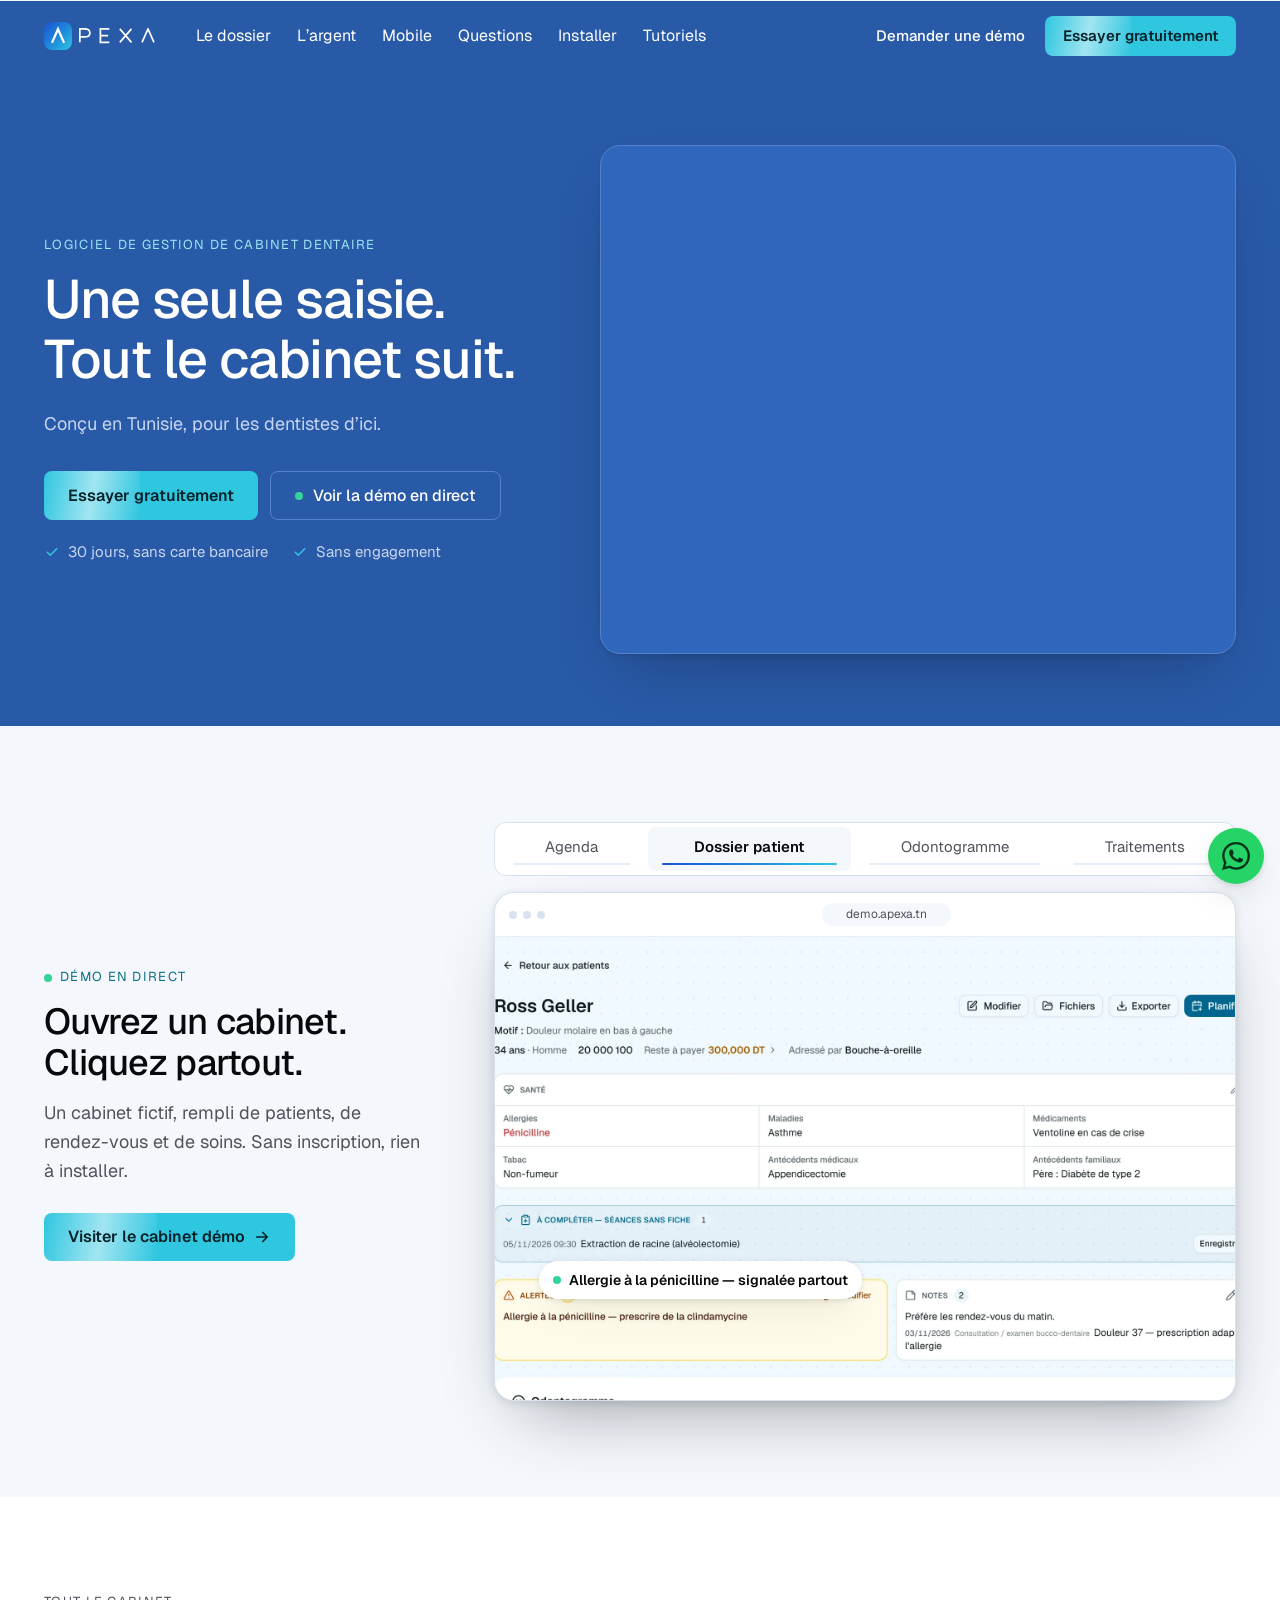
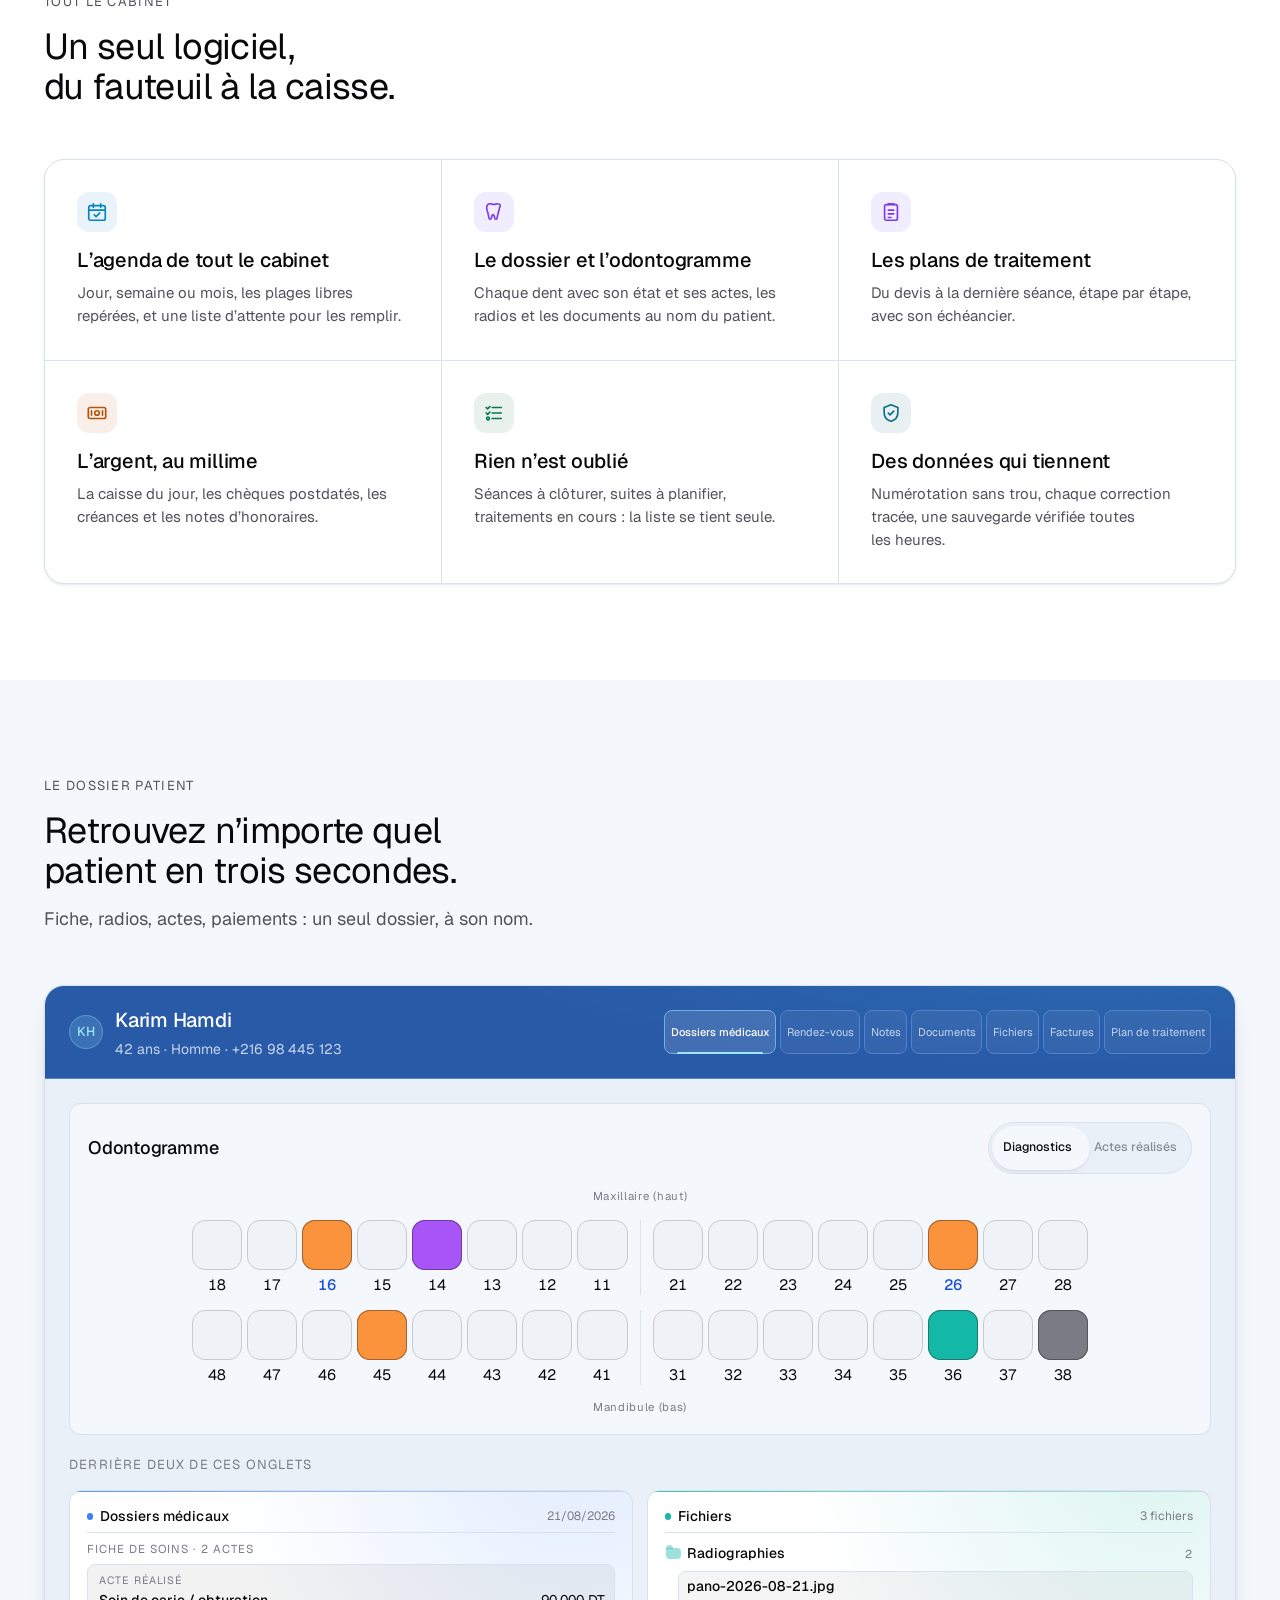
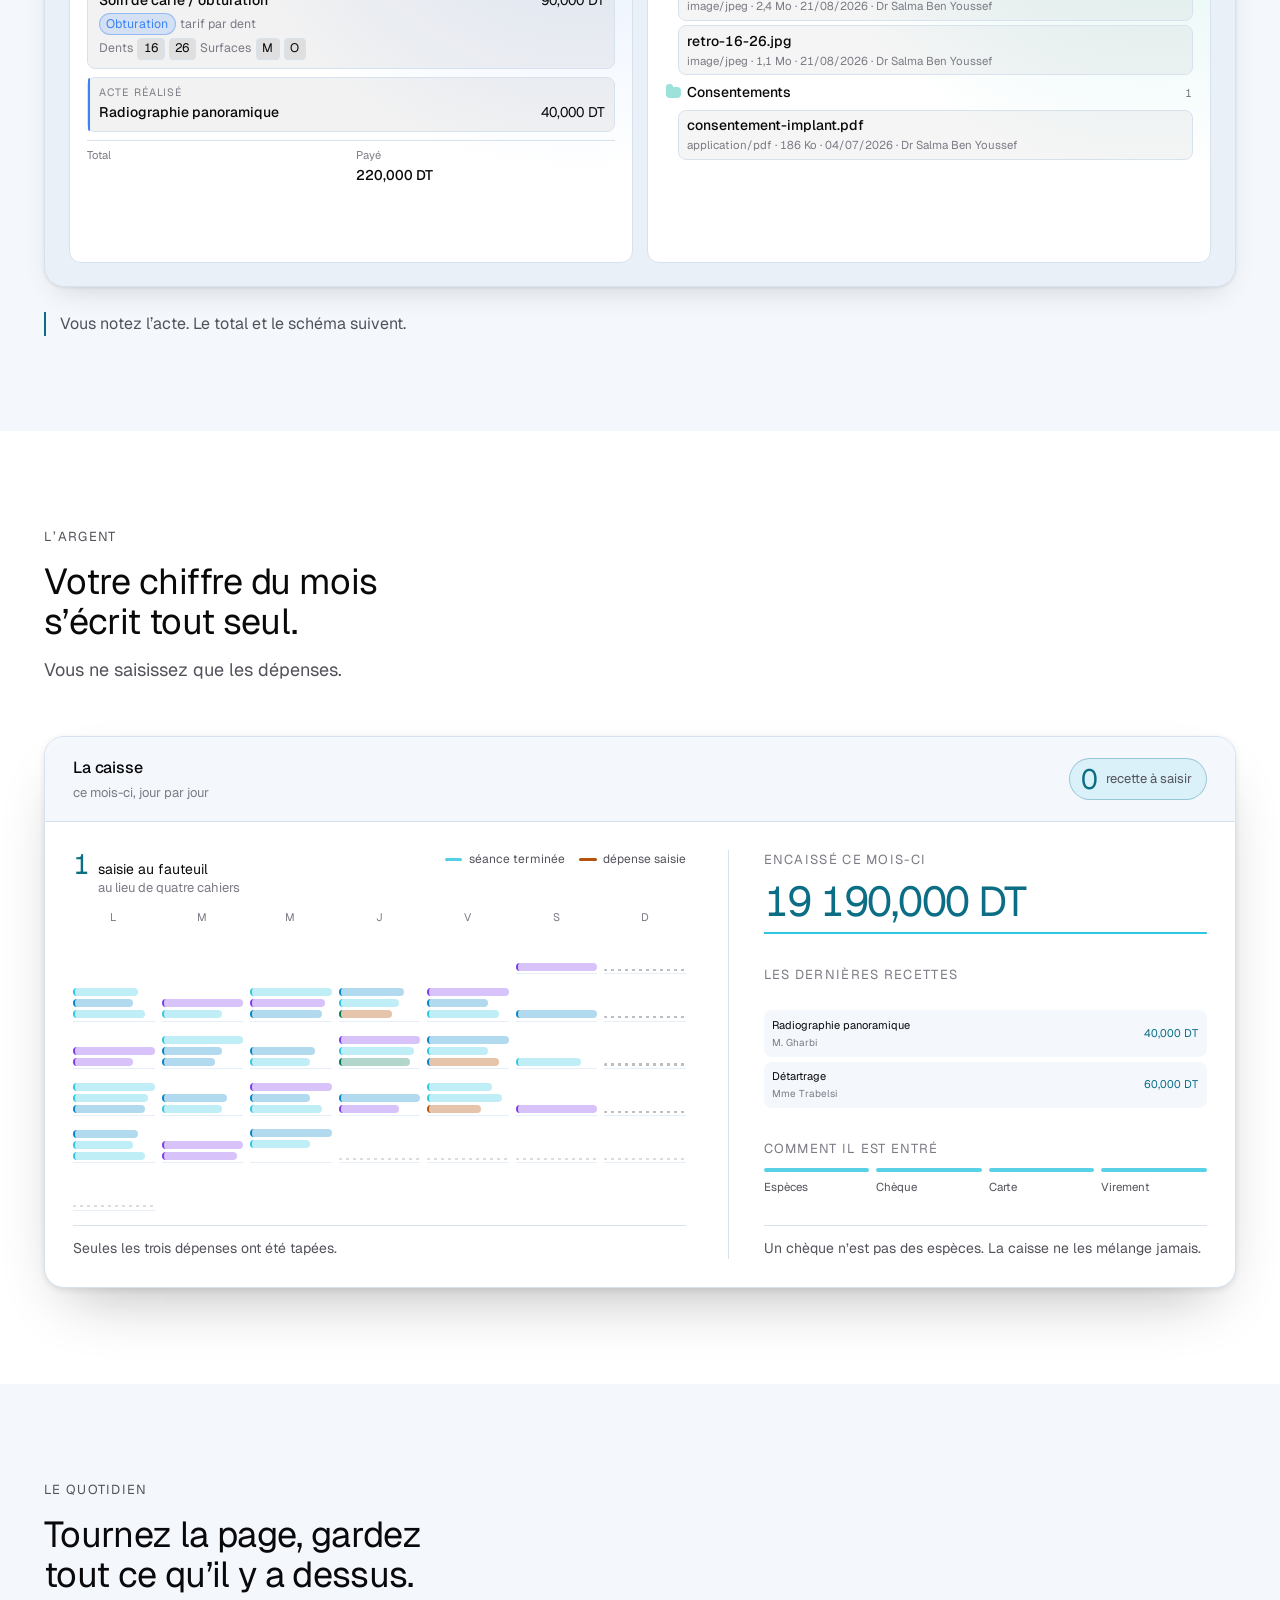
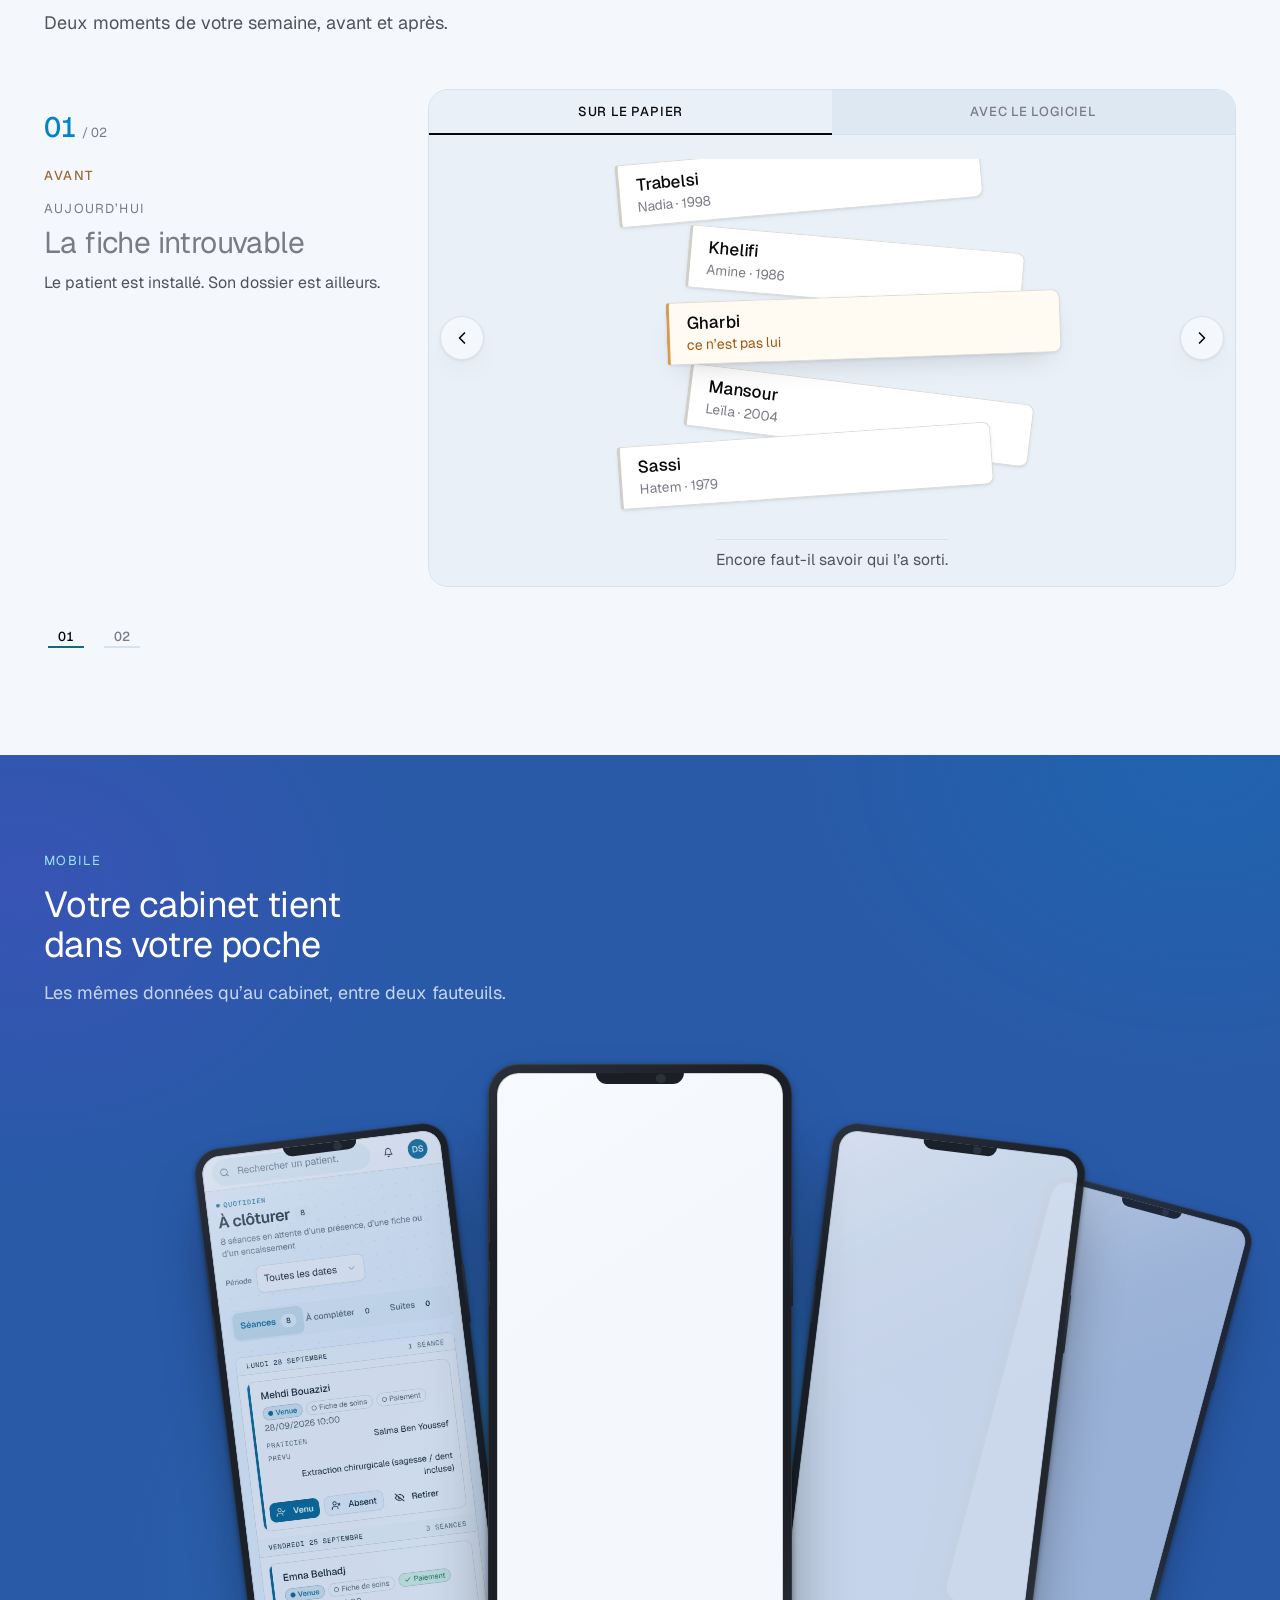
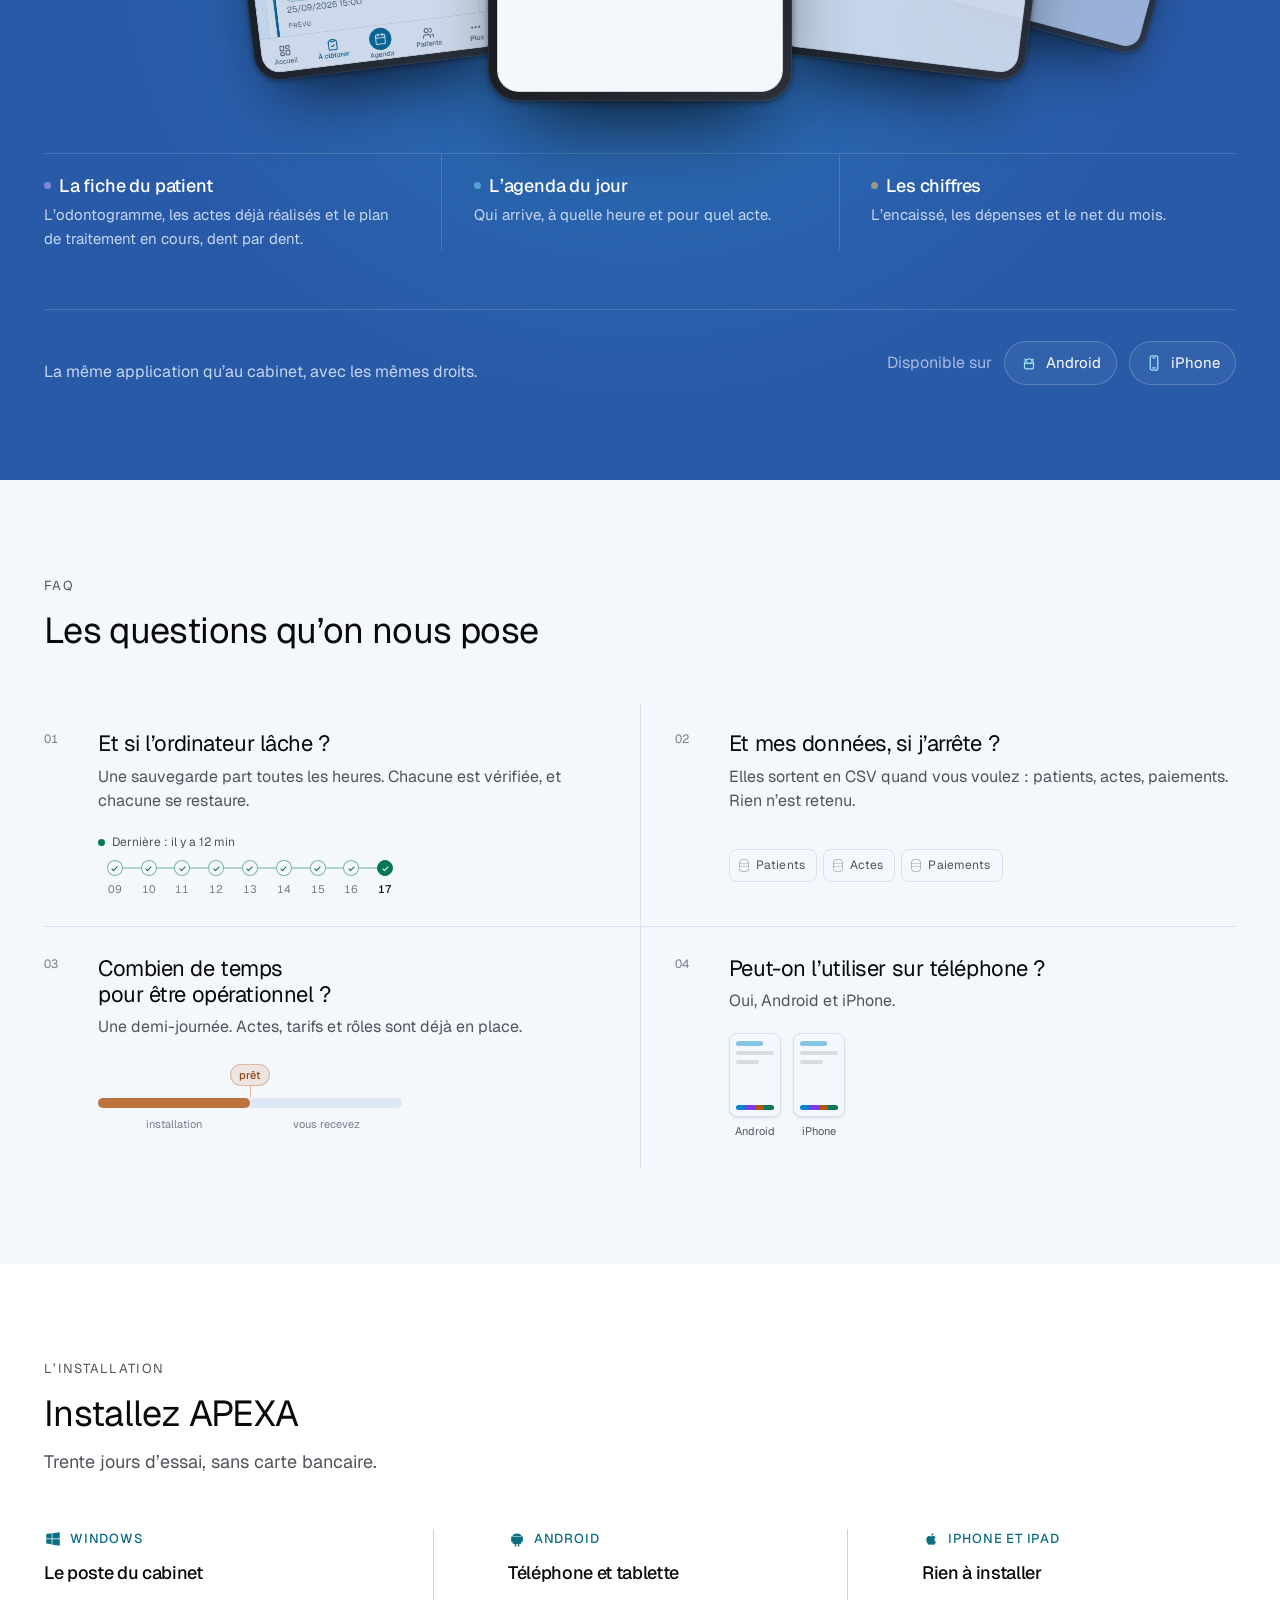
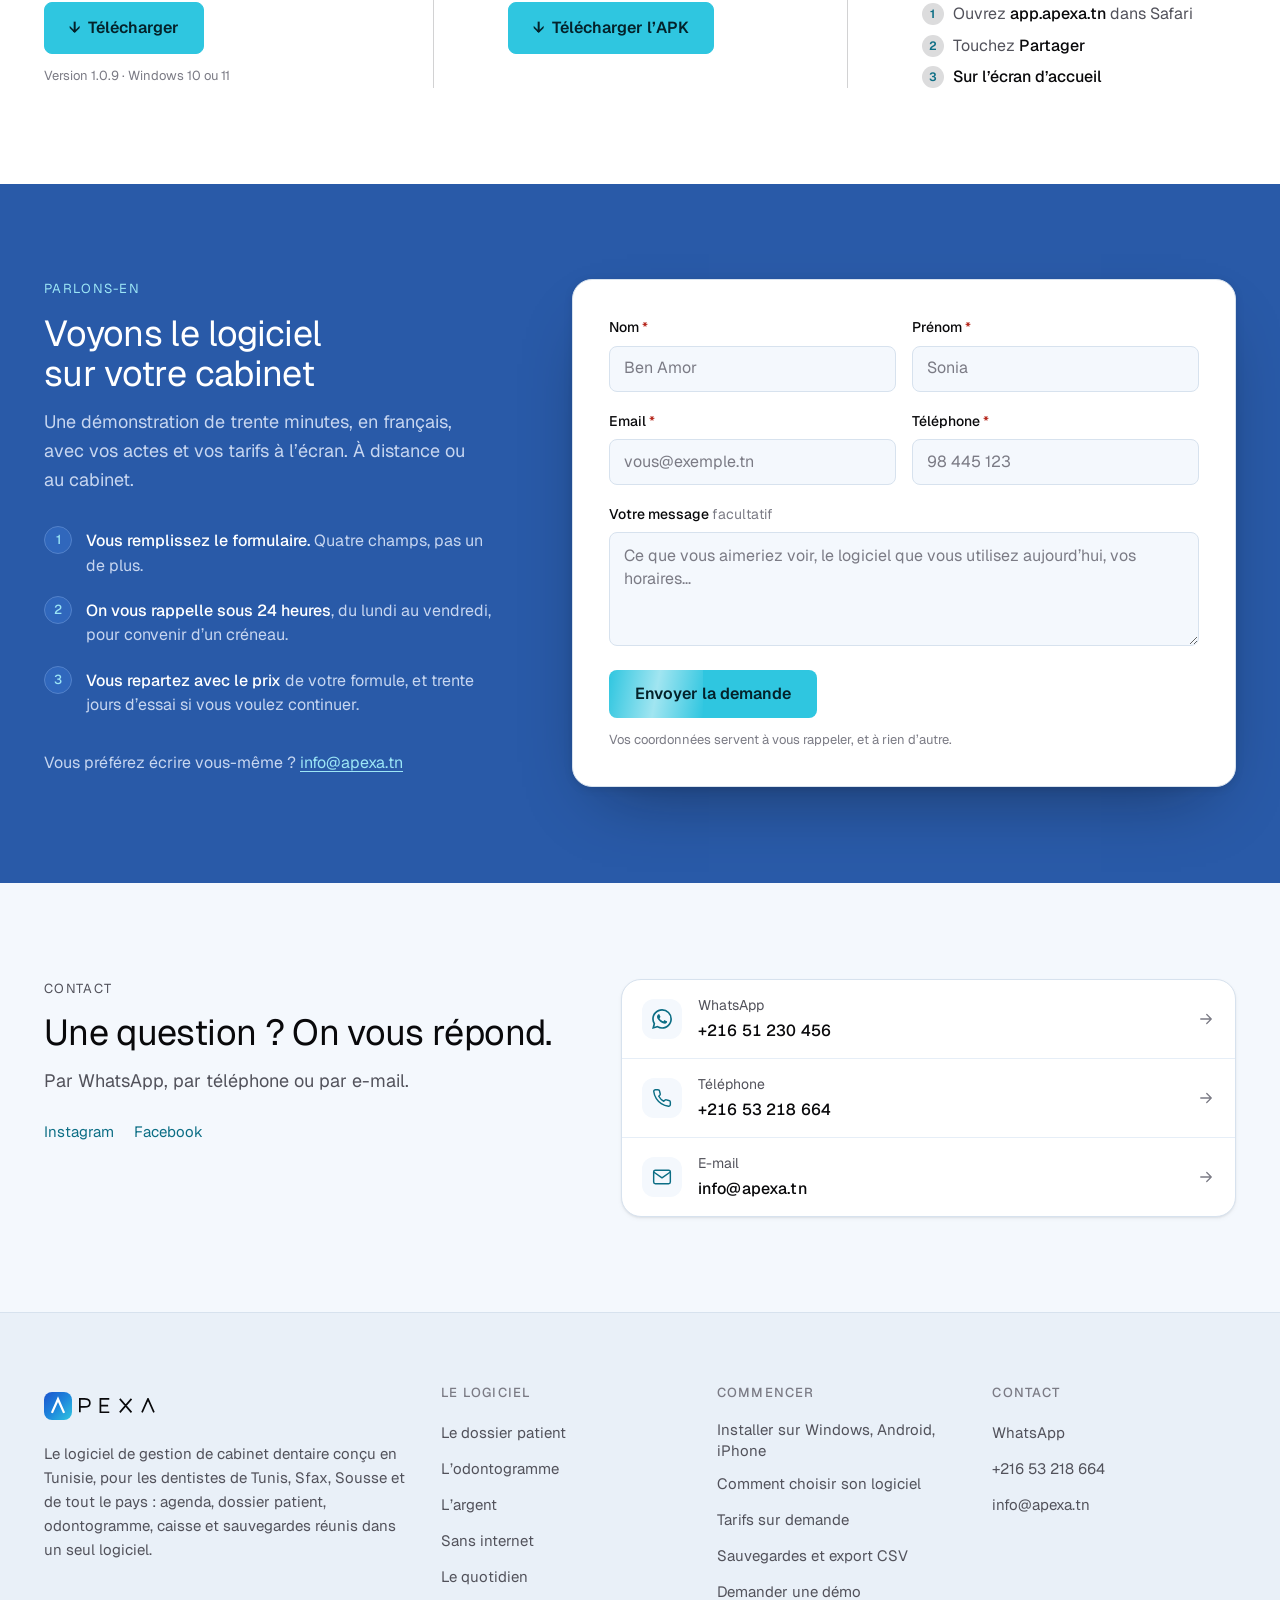
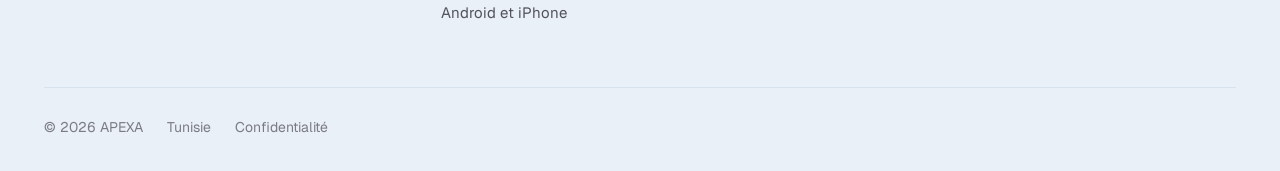
<file: index.html>
<!doctype html>
<html lang="fr" class="no-js">
<head>
<meta charset="utf-8">
<meta name="viewport" content="width=device-width, initial-scale=1, viewport-fit=cover">
<title>Logiciel de gestion de cabinet dentaire en Tunisie | APEXA</title>
<meta name="description" content="Agenda, dossier patient, odontogramme, caisse et sauvegardes dans un seul logiciel, conçu en Tunisie pour les cabinets dentaires. Essai 30 jours, sans carte.">
<meta name="theme-color" content="#295AA8">

<link rel="canonical" href="https://apexa.tn/">

<link rel="icon" href="favicon.ico" sizes="48x48">
<link rel="icon" href="favicon.svg" type="image/svg+xml">
<link rel="icon" href="icon-192.png" sizes="192x192" type="image/png">
<link rel="apple-touch-icon" href="apple-touch-icon.png">

<meta property="og:type" content="website">
<meta property="og:locale" content="fr_TN">
<meta property="og:site_name" content="APEXA">
<meta property="og:title" content="Logiciel de gestion de cabinet dentaire en Tunisie | APEXA">
<meta property="og:description" content="Agenda, dossier patient, odontogramme, caisse et sauvegardes dans un seul logiciel, conçu en Tunisie pour les cabinets dentaires. Essai 30 jours, sans carte.">
<meta property="og:url" content="https://apexa.tn/">

<meta property="og:image" content="https://apexa.tn/assets/img/og-card.jpg">
<meta property="og:image:width" content="1200">
<meta property="og:image:height" content="630">
<meta name="twitter:card" content="summary_large_image">

<link rel="preconnect" href="https://fonts.googleapis.com">
<link rel="preconnect" href="https://fonts.gstatic.com" crossorigin>
<link rel="stylesheet" href="https://fonts.googleapis.com/css2?family=Geist:wght@400;500;600&display=swap">
<link rel="stylesheet" href="assets/site.css">


<script defer src="https://cloud.umami.is/script.js" data-website-id="6329eae5-648b-4e2e-ba49-e11602158e03" data-domains="apexa.tn,www.apexa.tn"></script>


<script type="application/ld+json">{"@context":"https://schema.org","@graph":[{"@type":"Organization","@id":"https://apexa.tn/#organization","name":"APEXA","url":"https://apexa.tn/","email":"info@apexa.tn","telephone":"+21653218664","logo":{"@type":"ImageObject","url":"https://apexa.tn/icon-512.png","width":512,"height":512},"areaServed":{"@type":"Country","name":"Tunisie"},"contactPoint":{"@type":"ContactPoint","contactType":"sales","email":"info@apexa.tn","telephone":"+21653218664","availableLanguage":["fr","ar"],"areaServed":"TN"},"alternateName":["Apexa Tunisie","apexa.tn"],"sameAs":["https://www.instagram.com/apexa.tn/","https://www.facebook.com/profile.php?id=61594891902273"]},{"@type":"WebSite","@id":"https://apexa.tn/#website","url":"https://apexa.tn/","name":"APEXA","alternateName":["Apexa Tunisie","apexa.tn"],"inLanguage":"fr-TN","publisher":{"@id":"https://apexa.tn/#organization"}},{"@type":"SoftwareApplication","@id":"https://apexa.tn/#logiciel","name":"APEXA","alternateName":"APEXA — logiciel de gestion de cabinet dentaire","url":"https://apexa.tn/","description":"Logiciel de gestion de cabinet dentaire conçu en Tunisie : agenda, dossier patient, odontogramme, fiche de soins, devis, caisse et sauvegardes automatiques, en ligne ou installé au cabinet. Essai de 30 jours sans carte bancaire.","applicationCategory":"HealthApplication","applicationSubCategory":"Logiciel de gestion de cabinet dentaire","operatingSystem":"Windows 10, Windows 11, Android, navigateur web","inLanguage":"fr","isAccessibleForFree":false,"publisher":{"@id":"https://apexa.tn/#organization"},"provider":{"@id":"https://apexa.tn/#organization"},"areaServed":{"@type":"Country","name":"Tunisie"},"image":"https://apexa.tn/assets/img/og-card.jpg","screenshot":["https://apexa.tn/assets/img/m-dashboard.webp","https://apexa.tn/assets/img/m-agenda.webp","https://apexa.tn/assets/img/m-odonto.webp","https://apexa.tn/assets/img/m-caisse.webp"],"featureList":["Agenda et prise de rendez-vous","Dossier patient et historique des séances","Odontogramme : diagnostics et actes réalisés","Fiche de soins et ordonnances","Devis et plans de traitement","Caisse, encaissements et chèques postdatés","Sauvegardes automatiques et restaurables","Export des données en CSV","Application Android, et l’iPhone par le navigateur","Application web : app.apexa.tn, dans le navigateur"],"softwareHelp":{"@id":"https://apexa.tn/#faq"}},{"@type":"FAQPage","@id":"https://apexa.tn/#faq","inLanguage":"fr","isPartOf":{"@id":"https://apexa.tn/#website"},"mainEntity":[{"@type":"Question","name":"Et si l’ordinateur lâche ?","acceptedAnswer":{"@type":"Answer","text":"Une sauvegarde part toutes les heures. Chacune est vérifiée, et chacune se restaure."}},{"@type":"Question","name":"Et mes données, si j’arrête ?","acceptedAnswer":{"@type":"Answer","text":"Elles sortent en CSV quand vous voulez : patients, actes, paiements. Rien n’est retenu."}},{"@type":"Question","name":"Combien de temps pour être opérationnel ?","acceptedAnswer":{"@type":"Answer","text":"Une demi-journée. Actes, tarifs et rôles sont déjà en place."}},{"@type":"Question","name":"Peut-on l’utiliser sur téléphone ?","acceptedAnswer":{"@type":"Answer","text":"Oui, Android et iPhone."}}]}]}</script>
</head>
<body class="">

<a class="skip" href="#main">Aller au contenu</a>
<div id="top-sentinel" aria-hidden="true" style="position:absolute;top:0;height:1px;width:1px"></div>


<header class="topbar ">
  <div class="wrap topbar-in">

    <a class="brand" href="index.html" aria-label="APEXA">
      <span class="mark" aria-hidden="true">
        <svg viewBox="0 0 512 512" fill="currentColor" aria-hidden="true"><path d="M 126.15 373.14 L 256.00 79.93 L 385.85 373.14 L 348.36 389.74 L 256.00 181.20 L 163.65 389.74 Z"/></svg>
      </span>
      <svg class="word" viewBox="325.4 72.35 393.4 78.8" aria-hidden="true"><path d="M 329.80 146.75 L 329.80 76.75 L 353.70 76.75 C 370.90 76.75 381.80 84.75 381.80 97.75 C 381.80 110.75 370.90 118.75 353.70 118.75 L 329.80 118.75 M 482.50 76.75 L 436.50 76.75 L 436.50 146.75 L 482.50 146.75 M 436.50 111.75 L 476.50 111.75 M 537.20 76.75 L 597.70 146.75 M 597.70 76.75 L 537.20 146.75 M 652.40 146.75 L 683.40 76.75 L 714.40 146.75" fill="none" stroke="currentColor" stroke-width="8.80" stroke-linejoin="miter"/></svg>
    </a>

    <nav class="nav" aria-label="Principal">
      <a href="#dossier" data-nav="dossier">Le dossier</a>
      <a href="#argent" data-nav="argent">L’argent</a>
      <a href="#mobile" data-nav="mobile">Mobile</a>
      <a href="#faq" data-nav="faq">Questions</a>
      <a href="#telecharger" data-nav="telecharger">Installer</a>
      <a href="tutoriels.html" data-nav="tutoriels">Tutoriels</a>
    </nav>

    
    <div class="topbar-cta">
      <a class="topbar-link" href="#demande">Demander une démo</a>
      <a class="btn btn-primary" href="#telecharger">Essayer gratuitement</a>
    </div>

    <button class="burger" id="burger" type="button" aria-expanded="false" aria-controls="drawer">
      <span class="sr-only">Ouvrir le menu</span>
      <svg viewBox="0 0 24 24" fill="none" stroke="currentColor" stroke-width="2" stroke-linecap="round" aria-hidden="true"><path d="M4 7h16M4 12h16M4 17h16"/></svg>
    </button>
  </div>
</header>

<div class="drawer" id="drawer" data-open="false">
  <div class="wrap drawer-top">
    <a class="brand" href="index.html" aria-label="APEXA">
      <span class="mark" aria-hidden="true">
        <svg viewBox="0 0 512 512" fill="currentColor" aria-hidden="true"><path d="M 126.15 373.14 L 256.00 79.93 L 385.85 373.14 L 348.36 389.74 L 256.00 181.20 L 163.65 389.74 Z"/></svg>
      </span>
      <svg class="word" viewBox="325.4 72.35 393.4 78.8" aria-hidden="true"><path d="M 329.80 146.75 L 329.80 76.75 L 353.70 76.75 C 370.90 76.75 381.80 84.75 381.80 97.75 C 381.80 110.75 370.90 118.75 353.70 118.75 L 329.80 118.75 M 482.50 76.75 L 436.50 76.75 L 436.50 146.75 L 482.50 146.75 M 436.50 111.75 L 476.50 111.75 M 537.20 76.75 L 597.70 146.75 M 597.70 76.75 L 537.20 146.75 M 652.40 146.75 L 683.40 76.75 L 714.40 146.75" fill="none" stroke="currentColor" stroke-width="8.80" stroke-linejoin="miter"/></svg>
    </a>
    <button class="burger" id="drawer-close" type="button" style="margin-inline-start:auto">
      <span class="sr-only">Fermer le menu</span>
      <svg viewBox="0 0 24 24" fill="none" stroke="currentColor" stroke-width="2" stroke-linecap="round" aria-hidden="true"><path d="M6 6l12 12M18 6L6 18"/></svg>
    </button>
  </div>
  <div class="wrap drawer-body">
    <nav aria-label="Menu">
      <a href="#dossier">Le dossier</a>
      <a href="#argent">L’argent</a>
      <a href="#avant-avec">Le quotidien</a>
      <a href="#mobile">Mobile</a>
      <a href="#faq">Questions</a>
      <a href="#telecharger">Installer</a>
      <a href="tutoriels.html">Tutoriels</a>
      <a href="#contact">Contact</a>
    </nav>
    <div class="drawer-actions">
      <a class="btn btn-primary" href="#telecharger">Essayer gratuitement</a>
      <a class="btn btn-ghost" href="#demande">Demander une démo</a>
      <a class="demo-pill demo-pill--block" href="https://demo.apexa.tn" target="_blank" rel="noopener">
        <span class="demo-pill__dot" aria-hidden="true"></span>
        <span class="demo-pill__label">Visiter la démo en direct</span>
        <span class="demo-pill__text">Visitez un cabinet fictif, sans inscription</span>
        <svg class="demo-pill__arrow" viewBox="0 0 24 24" fill="none" stroke="currentColor" stroke-width="2.2" stroke-linecap="round" stroke-linejoin="round" aria-hidden="true"><path d="M5 12h14M13 6l6 6-6 6"/></svg>
      </a>
    </div>
  </div>
</div>


<main id="main">





<section class="hero on-ink">
  <div class="wrap hero-grid">

    <div>
      
      <h1 class="rise d1">
        <span class="eyebrow">Logiciel de gestion de cabinet dentaire</span>
        <span class="hero-claim">Une seule saisie. Tout le cabinet suit.</span>
      </h1>
      <p class="lede rise d2">Conçu en Tunisie, pour les dentistes d’ici.</p>

      <div class="hero-actions rise d3">
        <a class="btn btn-primary" href="#telecharger">Essayer gratuitement</a>
        <a class="btn btn-ghost btn-live" href="https://demo.apexa.tn" target="_blank" rel="noopener"><span class="demo-pill__dot" aria-hidden="true"></span>Voir la démo en direct</a>
      </div>

      <ul class="trust rise d4">
        <li><svg viewBox="0 0 24 24" fill="none" stroke="currentColor" stroke-width="2.2" stroke-linecap="round" stroke-linejoin="round" aria-hidden="true"><path d="m5 12.5 4.5 4.5L19 7"/></svg>30 jours, sans carte bancaire</li>
        <li><svg viewBox="0 0 24 24" fill="none" stroke="currentColor" stroke-width="2.2" stroke-linecap="round" stroke-linejoin="round" aria-hidden="true"><path d="m5 12.5 4.5 4.5L19 7"/></svg>Sans engagement</li>
      </ul>
    </div>

    <div class="hero-film rise d2">
      <iframe class="hero-film__frame"
              src="assets/scenes/hero-quatre-temps.html"
              title="Le logiciel en quatre temps"
              loading="eager" scrolling="no" tabindex="-1" aria-hidden="true"></iframe>
    </div>
    <p class="sr-only">Une animation en quatre temps&nbsp;: la journée s’organise dans l’agenda, le dossier du patient s’ouvre, la note d’honoraires se crée, puis la caisse se met à jour.</p>
  </div>

</section>


<section class="tour" id="demo" aria-labelledby="tour-t">
  <div class="wrap tour-grid">
    <div class="tour-copy">
      <p class="eyebrow tour-eyebrow"><span class="demo-pill__dot" aria-hidden="true"></span>Démo en direct</p>
      <h2 id="tour-t">Ouvrez un cabinet. Cliquez partout.</h2>
      <p class="tour-lede">Un cabinet fictif, rempli de patients, de rendez-vous et de soins. Sans inscription, rien à installer.</p>
      <a class="btn btn-primary tour-cta" href="https://demo.apexa.tn" target="_blank" rel="noopener">Visiter le cabinet démo <svg viewBox="0 0 24 24" fill="none" stroke="currentColor" stroke-width="2.2" stroke-linecap="round" stroke-linejoin="round" aria-hidden="true"><path d="M5 12h14M13 6l6 6-6 6"/></svg></a>
    </div>
    <div class="tour-view">
      <div class="tour-tabs" role="tablist" aria-label="Écrans de la démo">
          <button class="tour-tab" type="button" role="tab" id="tour-tab-agenda" aria-controls="tour-panel-agenda" aria-selected="true">
            <span class="tour-tab__label">Agenda</span><span class="tour-tab__bar" aria-hidden="true"></span>
          </button>
          <button class="tour-tab" type="button" role="tab" id="tour-tab-dossier" aria-controls="tour-panel-dossier" aria-selected="false" tabindex="-1">
            <span class="tour-tab__label">Dossier patient</span><span class="tour-tab__bar" aria-hidden="true"></span>
          </button>
          <button class="tour-tab" type="button" role="tab" id="tour-tab-odonto" aria-controls="tour-panel-odonto" aria-selected="false" tabindex="-1">
            <span class="tour-tab__label">Odontogramme</span><span class="tour-tab__bar" aria-hidden="true"></span>
          </button>
          <button class="tour-tab" type="button" role="tab" id="tour-tab-traitement" aria-controls="tour-panel-traitement" aria-selected="false" tabindex="-1">
            <span class="tour-tab__label">Traitements</span><span class="tour-tab__bar" aria-hidden="true"></span>
          </button>
      </div>
      <div class="tour-stage">
        <div class="tour-bar" aria-hidden="true"><i></i><i></i><i></i><span>demo.apexa.tn</span></div>
        <div class="tour-slides">
          <figure class="tour-slide is-active" role="tabpanel" id="tour-panel-agenda" aria-labelledby="tour-tab-agenda" style="--focus: 30% 35%">
            <img src="assets/img/demo-agenda.webp" width="2368" height="1480" alt="La semaine du cabinet, deux praticiens, sans un chevauchement." decoding="async">
            <figcaption class="tour-chip" style="--cx: 12%; --cy: 30%"><span class="demo-pill__dot" aria-hidden="true"></span>69 rendez-vous cette semaine</figcaption>
          </figure>
          <figure class="tour-slide" role="tabpanel" id="tour-panel-dossier" aria-labelledby="tour-tab-dossier" style="--focus: 20% 75%" aria-hidden="true">
            <img src="assets/img/demo-dossier.webp" width="2368" height="1480" alt="Tout le patient sur une page : santé, alertes, séances." decoding="async" loading="lazy">
            <figcaption class="tour-chip" style="--cx: 6%; --cy: 70%"><span class="demo-pill__dot" aria-hidden="true"></span>Allergie à la pénicilline — signalée partout</figcaption>
          </figure>
          <figure class="tour-slide" role="tabpanel" id="tour-panel-odonto" aria-labelledby="tour-tab-odonto" style="--focus: 72% 52%" aria-hidden="true">
            <img src="assets/img/demo-odonto.webp" width="2368" height="1480" alt="Le schéma dentaire, dent par dent, en symboles." decoding="async" loading="lazy">
            <figcaption class="tour-chip" style="--cx: 52%; --cy: 66%"><span class="demo-pill__dot" aria-hidden="true"></span>Dent 36 : couronne en cours</figcaption>
          </figure>
          <figure class="tour-slide" role="tabpanel" id="tour-panel-traitement" aria-labelledby="tour-tab-traitement" style="--focus: 25% 62%" aria-hidden="true">
            <img src="assets/img/demo-traitement.webp" width="2368" height="1480" alt="Un implant suivi séance après séance, jusqu’au bout." decoding="async" loading="lazy">
            <figcaption class="tour-chip" style="--cx: 8%; --cy: 66%"><span class="demo-pill__dot" aria-hidden="true"></span>Implant 36 · 3 séances sur 6</figcaption>
          </figure>
        </div>
      </div>
    </div>
  </div>
</section>


<section class="ov sec--white" aria-labelledby="ov-titre">
  <div class="wrap">
    <div class="head rise">
      <p class="eyebrow">Tout le cabinet</p>
      <h2 id="ov-titre">Un seul logiciel, du&nbsp;fauteuil à la caisse.</h2>
    </div>
    <ul class="ov-grid rise d1">
      <li class="ov-cell" style="--zc: var(--azure)">
        <i class="ov-ico" aria-hidden="true"><svg viewBox="0 0 24 24" fill="none" stroke="currentColor" stroke-width="1.8" stroke-linecap="round" stroke-linejoin="round"><rect x="3" y="5" width="18" height="16" rx="2"/><path d="M8 3v4M16 3v4M3 10h18"/><path d="m9 15 2 2 4-4"/></svg></i>
        <h3 class="ov-t">L’agenda de tout le cabinet</h3>
        <p class="ov-p">Jour, semaine ou mois, les plages libres repérées, et une liste d’attente pour les remplir.</p>
      </li>
      <li class="ov-cell" style="--zc: var(--violet)">
        <i class="ov-ico" aria-hidden="true"><svg viewBox="0 0 24 24" fill="none" stroke="currentColor" stroke-width="1.8" stroke-linecap="round" stroke-linejoin="round"><path d="M8 3c-2.5 0-4 2-4 4.5 0 2 .8 3.4 1.3 5.3.5 2 .7 4.2 1.4 6.2.4 1.2 1.8 1.2 2.2 0l1-3.3c.3-1 1.8-1 2.1 0l1 3.3c.4 1.2 1.8 1.2 2.2 0 .7-2 .9-4.2 1.4-6.2.5-1.9 1.3-3.3 1.3-5.3C20 5 18.5 3 16 3c-1.6 0-2.4.8-4 .8S9.6 3 8 3z"/></svg></i>
        <h3 class="ov-t">Le dossier et l’odontogramme</h3>
        <p class="ov-p">Chaque dent avec son état et ses actes, les radios et les documents au nom du patient.</p>
      </li>
      <li class="ov-cell" style="--zc: var(--violet)">
        <i class="ov-ico" aria-hidden="true"><svg viewBox="0 0 24 24" fill="none" stroke="currentColor" stroke-width="1.8" stroke-linecap="round" stroke-linejoin="round"><rect x="5" y="4" width="14" height="17" rx="2"/><path d="M9 4V3h6v1"/><path d="M9 10h6M9 14h6M9 18h3"/></svg></i>
        <h3 class="ov-t">Les plans de traitement</h3>
        <p class="ov-p">Du devis à la dernière séance, étape par étape, avec son échéancier.</p>
      </li>
      <li class="ov-cell" style="--zc: var(--amber)">
        <i class="ov-ico" aria-hidden="true"><svg viewBox="0 0 24 24" fill="none" stroke="currentColor" stroke-width="1.8" stroke-linecap="round" stroke-linejoin="round"><rect x="2.5" y="6" width="19" height="12" rx="2"/><circle cx="12" cy="12" r="2.5"/><path d="M6 9.5v5M18 9.5v5"/></svg></i>
        <h3 class="ov-t">L’argent, au millime</h3>
        <p class="ov-p">La caisse du jour, les chèques postdatés, les créances et les notes d’honoraires.</p>
      </li>
      <li class="ov-cell" style="--zc: var(--green)">
        <i class="ov-ico" aria-hidden="true"><svg viewBox="0 0 24 24" fill="none" stroke="currentColor" stroke-width="1.8" stroke-linecap="round" stroke-linejoin="round"><path d="M10 6h10M10 12h10M10 18h10"/><path d="m3.5 6 1.5 1.5L7.5 5M3.5 12l1.5 1.5 2.5-2.5"/><circle cx="5.5" cy="18" r="1.5"/></svg></i>
        <h3 class="ov-t">Rien n’est oublié</h3>
        <p class="ov-p">Séances à clôturer, suites à planifier, traitements en cours&nbsp;: la liste se tient seule.</p>
      </li>
      <li class="ov-cell" style="--zc: var(--accent-ink)">
        <i class="ov-ico" aria-hidden="true"><svg viewBox="0 0 24 24" fill="none" stroke="currentColor" stroke-width="1.8" stroke-linecap="round" stroke-linejoin="round"><path d="M12 3 4.5 6v5.5c0 4.4 3.1 8.2 7.5 9.5 4.4-1.3 7.5-5.1 7.5-9.5V6z"/><path d="m9 12 2 2 4-4"/></svg></i>
        <h3 class="ov-t">Des données qui tiennent</h3>
        <p class="ov-p">Numérotation sans trou, chaque correction tracée, une sauvegarde vérifiée toutes les heures.</p>
      </li>
    </ul>
  </div>
</section>


<section data-reveal class="s5" id="dossier" aria-labelledby="s5-titre">
  <div class="wrap">

    <header class="head rise">
      <p class="eyebrow">Le dossier patient</p>
      <h2 id="s5-titre">Retrouvez n’importe quel patient en trois secondes.</h2>
      <p class="lede">Fiche, radios, actes, paiements&nbsp;: un seul dossier, à son nom.</p>
    </header>

    
    <div class="s5-dossier">

      
      <div class="s5-chrome">
      <header class="s5-ident">
        <i class="s5-av" aria-hidden="true">KH</i>
        <p class="s5-who">
          <b class="s5-name">Karim Hamdi</b>
          <s>42 ans · Homme · +216&nbsp;98&nbsp;445&nbsp;123</s>
        </p>
      </header>

      
      <ul class="s5-tabs">
        <li class="s5-tab s5-tab--on" style="--i: 0; --tx: -1.7em; --ty: -1.2em; --r: -5deg">Dossiers médicaux</li>
        <li class="s5-tab" style="--i: 1; --tx: 1.5em; --ty: -1.5em; --r: 4deg">Rendez-vous</li>
        <li class="s5-tab" style="--i: 2; --tx: -2.2em; --ty: 1.0em; --r: 6deg">Notes</li>
        <li class="s5-tab" style="--i: 3; --tx: 2.0em; --ty: 1.3em; --r: -4deg">Documents</li>
        <li class="s5-tab" style="--i: 4; --tx: -1.3em; --ty: 1.6em; --r: -7deg">Fichiers</li>
        <li class="s5-tab" style="--i: 5; --tx: 2.3em; --ty: -0.9em; --r: 5deg">Factures</li>
        <li class="s5-tab" style="--i: 6; --tx: -1.9em; --ty: 1.4em; --r: 3deg">Plan de traitement</li>
      </ul>
      </div>

      <div class="s5-body">

        
        <div class="s5-chart">
          <i class="s5-sweep" aria-hidden="true"></i>
          <i class="s5-fly" aria-hidden="true"><b>Soin de carie / obturation</b><s>90,000&nbsp;DT · tarif par dent</s></i>

          <div class="s5-chead">
            <h3 class="s5-ct">Odontogramme</h3>
            <p class="s5-views">
              <i class="s5-thumb" aria-hidden="true"></i>
              <button type="button" class="s5-view s5-view--d" aria-pressed="true">Diagnostics</button>
              <button type="button" class="s5-view s5-view--a" aria-pressed="false">Actes réalisés</button>
            </p>
          </div>

          <div class="s5-mouth" aria-hidden="true">
            <p class="s5-jaw">Maxillaire (haut)</p>
            <div class="s5-arch">
              <div class="s5-quad" style="--q: 0">
                <i class="s5-t"><b></b><s>18</s></i>
                <i class="s5-t"><b></b><s>17</s></i>
                <i class="s5-t s5-t--k" data-t="16">
                  <b>
                    <i class="s5-tf s5-tf--d" style="--tc: var(--amber)"></i>
                    <i class="s5-tf s5-tf--a" style="--tc: var(--azure)"></i>
                    <i class="s5-halo"></i>
                  </b><s>16</s>
                </i>
                <i class="s5-t"><b></b><s>15</s></i>
                <i class="s5-t s5-t--k"><b><i class="s5-tf s5-tf--b" style="--tc: var(--violet)"></i></b><s>14</s></i>
                <i class="s5-t"><b></b><s>13</s></i>
                <i class="s5-t"><b></b><s>12</s></i>
                <i class="s5-t"><b></b><s>11</s></i>
              </div>
              <i class="s5-mid"></i>
              <div class="s5-quad" style="--q: 1">
                <i class="s5-t"><b></b><s>21</s></i>
                <i class="s5-t"><b></b><s>22</s></i>
                <i class="s5-t"><b></b><s>23</s></i>
                <i class="s5-t"><b></b><s>24</s></i>
                <i class="s5-t"><b></b><s>25</s></i>
                <i class="s5-t s5-t--k" data-t="26">
                  <b>
                    <i class="s5-tf s5-tf--d" style="--tc: var(--amber)"></i>
                    <i class="s5-tf s5-tf--a" style="--tc: var(--azure)"></i>
                    <i class="s5-halo"></i>
                  </b><s>26</s>
                </i>
                <i class="s5-t"><b></b><s>27</s></i>
                <i class="s5-t"><b></b><s>28</s></i>
              </div>
            </div>

            <div class="s5-arch s5-arch--low">
              <div class="s5-quad" style="--q: 2">
                <i class="s5-t"><b></b><s>48</s></i>
                <i class="s5-t"><b></b><s>47</s></i>
                <i class="s5-t"><b></b><s>46</s></i>
                <i class="s5-t s5-t--k"><b><i class="s5-tf s5-tf--d" style="--tc: var(--amber)"></i></b><s>45</s></i>
                <i class="s5-t"><b></b><s>44</s></i>
                <i class="s5-t"><b></b><s>43</s></i>
                <i class="s5-t"><b></b><s>42</s></i>
                <i class="s5-t"><b></b><s>41</s></i>
              </div>
              <i class="s5-mid"></i>
              <div class="s5-quad" style="--q: 3">
                <i class="s5-t"><b></b><s>31</s></i>
                <i class="s5-t"><b></b><s>32</s></i>
                <i class="s5-t"><b></b><s>33</s></i>
                <i class="s5-t"><b></b><s>34</s></i>
                <i class="s5-t"><b></b><s>35</s></i>
                <i class="s5-t s5-t--k"><b><i class="s5-tf s5-tf--b" style="--tc: var(--green)"></i></b><s>36</s></i>
                <i class="s5-t"><b></b><s>37</s></i>
                <i class="s5-t s5-t--k"><b><i class="s5-tf s5-tf--b" style="--tc: var(--text-faint)"></i></b><s>38</s></i>
              </div>
            </div>
            <p class="s5-jaw">Mandibule (bas)</p>
          </div>


          <p class="s5-still">Ce qui reste à traiter d’un côté, ce qui est fait de l’autre.</p>
        </div>

        
        <div class="s5-side">
          <p class="s5-sk">Derrière deux de ces onglets</p>

          <div class="s5-panes">

          
          <div class="s5-pane surface-light" style="--zc: var(--azure); --zcl: var(--azure-lit)">
            <i class="s5-mark" aria-hidden="true"></i>
            <header class="s5-ph">
              <i aria-hidden="true"></i>
              <h3>Dossiers médicaux</h3>
              <s>21/08/2026</s>
            </header>
            <p class="s5-pc">Fiche de soins · 2 actes</p>

            <div class="s5-acte" style="--i: 0">
              <i class="s5-edge" aria-hidden="true"></i>
              <p class="s5-ak">Acte réalisé</p>
              <p class="s5-an"><b>Soin de carie / obturation</b><em>90,000&nbsp;DT</em></p>
              <p class="s5-am"><span class="s5-cond">Obturation</span><s>tarif par dent</s></p>
              <p class="s5-ad">
                <s>Dents</s><u>16</u><u>26</u>
                <s>Surfaces</s><u>M</u><u>O</u>
              </p>
            </div>

            <div class="s5-acte" style="--i: 1">
              <i class="s5-edge" aria-hidden="true"></i>
              <p class="s5-ak">Acte réalisé</p>
              <p class="s5-an"><b>Radiographie panoramique</b><em>40,000&nbsp;DT</em></p>
            </div>

            <dl class="s5-tot">
              <div><dt>Total</dt><dd class="s5-fig">220,000&nbsp;DT</dd></div>
              <div><dt>Payé</dt><dd>220,000&nbsp;DT</dd></div>
            </dl>
          </div>

          
          <div class="s5-pane surface-light" style="--zc: var(--green); --zcl: var(--green-lit)">
            <i class="s5-mark" aria-hidden="true"></i>
            <header class="s5-ph">
              <i aria-hidden="true"></i>
              <h3>Fichiers</h3>
              <s>3 fichiers</s>
            </header>

            <div class="s5-fwrap">
            <ul class="s5-files">
              <li class="s5-fold" style="--i: 0"><i aria-hidden="true"></i><b>Radiographies</b><em>2</em></li>
              <li class="s5-f s5-f--p" style="--i: 1">
                <b>pano-2026-08-21.jpg</b>
                <s>image/jpeg · 2,4&nbsp;Mo · 21/08/2026 · Dr Salma Ben Youssef</s>
              </li>
              <li class="s5-f s5-f--k" style="--i: 2">
                <b>retro-16-26.jpg</b>
                <s>image/jpeg · 1,1&nbsp;Mo · 21/08/2026 · Dr Salma Ben Youssef</s>
              </li>
              <li class="s5-fold" style="--i: 3"><i aria-hidden="true"></i><b>Consentements</b><em>1</em></li>
              <li class="s5-f" style="--i: 4">
                <b>consentement-implant.pdf</b>
                <s>application/pdf · 186&nbsp;Ko · 04/07/2026 · Dr Salma Ben Youssef</s>
              </li>
            </ul>

            
            <i class="s5-open surface-ink" aria-hidden="true">
              <i class="s5-lightbox">
              <i class="s5-obar">
                <i class="s5-odot"></i>
                <b>pano-2026-08-21.jpg</b>
                <s>Radiographie panoramique · 21/08/2026</s>
              </i>
              <i class="s5-stage">
                <i class="s5-film">
                  <img class="s5-pano" src="assets/img/pano.webp" width="528" height="378" alt="" decoding="async">
                  <i class="s5-ring" style="--x: 36.2%; --y: 46%"></i>
                  <i class="s5-ring" style="--x: 70.2%; --y: 44.5%"></i>
                  <i class="s5-scan"></i>
                </i>
              </i>
              </i>
            </i>
            </div>
          </div>

          </div>
        </div>

      </div>
    </div>

    <p class="s5-close">Vous notez l’acte. Le total et le schéma suivent.</p>

    <p class="s5-sr">Illustration&nbsp;: le dossier de Karim Hamdi. Sept onglets, à savoir Dossiers médicaux, Rendez-vous, Notes, Documents, Fichiers, Factures et Plan de traitement, plus un odontogramme qui se lit de deux façons, Diagnostics et Actes réalisés. La fiche de soins du 21/08/2026 porte deux actes, dont un soin de carie sur les dents 16 et 26&nbsp;; à l’enregistrement, ces deux dents passent d’elles-mêmes de l’état À traiter à l’état Obturation, et le total de la séance découle des actes. L'onglet Fichiers contient la panoramique de cette même séance, pano-2026-08-21.jpg, sur laquelle les deux obturations sont visibles.</p>
  </div>
</section>


<section data-reveal class="s3 surface-light" id="argent" aria-labelledby="s3-titre">
  <div class="wrap">

    <div class="head rise">
      <p class="eyebrow">L’argent</p>
      <h2 id="s3-titre">Votre chiffre du mois s’écrit tout seul.</h2>
      <p class="lede">Vous ne saisissez que les dépenses.</p>
    </div>

    <div class="s3-sheet">

      <div class="s3-strip">
        <p class="s3-name s3-up" style="--d:60ms"><b>La caisse</b><s>ce mois-ci, jour par jour</s></p>
        <p class="s3-pin"><b>0</b><s>recette à saisir</s></p>
      </div>

      <div class="s3-body">

        <div class="s3-col s3-col--field">
          <div class="s3-colhead">
            <p class="s3-one s3-up" style="--d:200ms">
              <b>1</b><span>saisie au fauteuil<s>au lieu de quatre cahiers</s></span>
            </p>
            <p class="s3-keys s3-up" style="--d:280ms">
              <span class="s3-key"><i></i>séance terminée</span>
              <span class="s3-key s3-key--dep"><i></i>dépense saisie</span>
            </p>
          </div>

          <div class="s3-field" aria-hidden="true">
            <i class="s3-wk">L</i><i class="s3-wk">M</i><i class="s3-wk">M</i><i class="s3-wk">J</i><i class="s3-wk">V</i><i class="s3-wk">S</i><i class="s3-wk">D</i>
            <i class="s3-d s3-d--off"></i>
            <i class="s3-d s3-d--off"></i>
            <i class="s3-d s3-d--off"></i>
            <i class="s3-d s3-d--off"></i>
            <i class="s3-d s3-d--off"></i>
            <i class="s3-d" style="--i:5"><i class="s3-ln"></i></i>
            <i class="s3-d s3-d--v" style="--i:6"></i>
            <i class="s3-d" style="--i:7"><i class="s3-ln"></i><i class="s3-ln"></i><i class="s3-ln"></i></i>
            <i class="s3-d" style="--i:8"><i class="s3-ln"></i><i class="s3-ln"></i></i>
            <i class="s3-d" style="--i:9"><i class="s3-ln"></i><i class="s3-ln"></i><i class="s3-ln"></i></i>
            <i class="s3-d" style="--i:10"><i class="s3-ln"></i><i class="s3-ln"></i><i class="s3-ln s3-ln--dep"></i></i>
            <i class="s3-d" style="--i:11"><i class="s3-ln"></i><i class="s3-ln"></i><i class="s3-ln"></i></i>
            <i class="s3-d" style="--i:12"><i class="s3-ln"></i></i>
            <i class="s3-d s3-d--v" style="--i:13"></i>
            <i class="s3-d" style="--i:14"><i class="s3-ln"></i><i class="s3-ln"></i></i>
            <i class="s3-d" style="--i:15"><i class="s3-ln"></i><i class="s3-ln"></i><i class="s3-ln"></i></i>
            <i class="s3-d" style="--i:16"><i class="s3-ln"></i><i class="s3-ln"></i></i>
            <i class="s3-d" style="--i:17"><i class="s3-ln"></i><i class="s3-ln"></i><i class="s3-ln"></i></i>
            <i class="s3-d" style="--i:18"><i class="s3-ln"></i><i class="s3-ln"></i><i class="s3-ln s3-ln--dep"></i></i>
            <i class="s3-d" style="--i:19"><i class="s3-ln"></i></i>
            <i class="s3-d s3-d--v" style="--i:20"></i>
            <i class="s3-d" style="--i:21"><i class="s3-ln"></i><i class="s3-ln"></i><i class="s3-ln"></i></i>
            <i class="s3-d" style="--i:22"><i class="s3-ln"></i><i class="s3-ln"></i></i>
            <i class="s3-d" style="--i:23"><i class="s3-ln"></i><i class="s3-ln"></i><i class="s3-ln"></i></i>
            <i class="s3-d" style="--i:24"><i class="s3-ln"></i><i class="s3-ln"></i></i>
            <i class="s3-d" style="--i:25"><i class="s3-ln"></i><i class="s3-ln"></i><i class="s3-ln s3-ln--dep"></i></i>
            <i class="s3-d" style="--i:26"><i class="s3-ln"></i></i>
            <i class="s3-d s3-d--v" style="--i:27"></i>
            <i class="s3-d" style="--i:28"><i class="s3-ln"></i><i class="s3-ln"></i><i class="s3-ln"></i></i>
            <i class="s3-d" style="--i:29"><i class="s3-ln"></i><i class="s3-ln"></i></i>
            <i class="s3-d" style="--i:30"><i class="s3-ln"></i><i class="s3-ln"></i><i class="s3-cr"></i></i>
            <i class="s3-d s3-d--v s3-d--f" style="--i:31"></i>
            <i class="s3-d s3-d--v s3-d--f" style="--i:32"></i>
            <i class="s3-d s3-d--v s3-d--f" style="--i:33"></i>
            <i class="s3-d s3-d--v s3-d--f" style="--i:34"></i>
            <i class="s3-d s3-d--v s3-d--f" style="--i:35"></i>
            <i class="s3-d s3-d--off"></i>
            <i class="s3-d s3-d--off"></i>
            <i class="s3-d s3-d--off"></i>
            <i class="s3-d s3-d--off"></i>
            <i class="s3-d s3-d--off"></i>
            <i class="s3-d s3-d--off"></i>
          </div>

          <div class="s3-rdv" aria-hidden="true">
            <p class="s3-rdv-k"><i></i>Nouveau rendez-vous</p>
            <p class="s3-rdv-n"><b>Soin de carie / obturation</b><s>Mme Ben Salah &middot; 09:30</s></p>
            <p class="s3-rdv-pay"><i></i><b>Payé</b><s>Espèces</s><em>90,000&nbsp;DT</em></p>
          </div>

          <p class="s3-foot s3-up" style="--d:1420ms">Seules les trois dépenses ont été tapées.</p>
        </div>

        <div class="s3-col s3-col--read">
          <div class="s3-blk">
            <p class="s3-lab s3-up" style="--d:300ms">Encaissé ce mois-ci</p>
            <p class="s3-total">
              <span class="s3-fig"><i class="s3-fig-a">19&nbsp;190,000&nbsp;DT</i><i class="s3-fig-b">19&nbsp;280,000&nbsp;DT</i></span>
              <span class="s3-base"><i class="s3-dash"></i><i class="s3-solid"></i></span>
            </p>
          </div>

          <div class="s3-blk">
            <p class="s3-lab s3-up" style="--d:1900ms">Les dernières recettes</p>
            <ul class="s3-recs" aria-hidden="true">
              <li class="s3-rec s3-rec--new"><b>Soin de carie / obturation</b><s>Mme Ben Salah</s><em>90,000&nbsp;DT</em></li>
              <li class="s3-rec" style="--i:1"><b>Radiographie panoramique</b><s>M. Gharbi</s><em>40,000&nbsp;DT</em></li>
              <li class="s3-rec" style="--i:2"><b>Détartrage</b><s>Mme Trabelsi</s><em>60,000&nbsp;DT</em></li>
            </ul>
          </div>

          <div class="s3-blk">
            <p class="s3-lab s3-up" style="--d:2400ms">Comment il est entré</p>
            <ul class="s3-modes">
              <li style="--i:0"><i></i><b>Espèces</b></li>
              <li style="--i:1"><i></i><b>Chèque</b></li>
              <li style="--i:2"><i></i><b>Carte</b></li>
              <li style="--i:3"><i></i><b>Virement</b></li>
            </ul>
          </div>

          <p class="s3-foot s3-up" style="--d:3180ms">Un chèque n’est pas des espèces. La caisse ne les mélange jamais.</p>
        </div>

      </div>
    </div>

    <p class="s3-sr">Illustration&nbsp;: le mois en cours, jour par jour. Chaque séance terminée y inscrit sa ligne toute seule&nbsp;; les seules lignes saisies à la main sont les trois dépenses.</p>
  </div>
</section>


<section class="sec sec--page" id="avant-avec">
  <div class="wrap">
    <div class="head rise">
      <p class="eyebrow">Le quotidien</p>
      <h2>Tournez la page, gardez tout ce qu’il y a dessus.</h2>
      <p class="lede">Deux moments de votre semaine, avant et après.</p>
    </div>

    <div class="jour" data-jour>
      <div class="jour-stage">
      <div class="jour-track" tabindex="0" role="group" aria-label="Deux situations du quotidien : faites défiler pour les parcourir">

          <article class="jour-item" style="--zc: var(--azure); --zcl: var(--azure-lit)">
            <div class="jour-copy">
              <p class="jour-n"><b>01</b><span>/ 02</span></p>
              <div class="jour-when">
                <p class="jour-state">Avant</p>
                <p class="jour-k">Aujourd’hui</p>
              <h3 class="jour-t"><s>La fiche introuvable</s></h3>
              <p class="jour-p">Le patient est installé. Son dossier est ailleurs.</p>
              </div>
              <div class="jour-then">
                <p class="jour-state">Après</p>
                <p class="jour-a">
                <svg viewBox="0 0 24 24" fill="none" stroke="currentColor" stroke-width="2.2" stroke-linecap="round" stroke-linejoin="round" aria-hidden="true"><path d="m5 12.5 4.5 4.5L19 7"/></svg>
                <b>Le dossier s’ouvre au nom du patient</b>
              </p>
              </div>
            </div>

            <figure class="jour-shot jour-shot--jd" data-flip="0">
              <div class="jd-switch">
                <button type="button" data-flip-to="0" aria-pressed="true">Sur le papier</button>
                <button type="button" data-flip-to="1" aria-pressed="false">Avec le logiciel</button>
              </div>
              <div class="jd-half jd-sans">
                <p class="jd-lab">Sur le papier</p>
                <div class="jd-art jd-pile" aria-hidden="true">
                  <i class="jd-tab" style="--y: 0%;  --x: -9%; --r: -5deg; --w: 76%; --i: 0"><b>Trabelsi</b><u>Nadia · 1998</u></i>
                  <i class="jd-tab" style="--y: 19%; --x: 7%;  --r: 5deg;  --w: 70%; --i: 1"><b>Khelifi</b><u>Amine · 1986</u></i>
                  <i class="jd-tab jd-tab--out" style="--y: 38%; --x: -5%; --r: -2deg; --w: 82%; --i: 2"><b>Gharbi</b><s>ce n’est pas lui</s></i>
                  <i class="jd-tab" style="--y: 57%; --x: 8%;  --r: 7deg;  --w: 72%; --i: 3"><b>Mansour</b><u>Leïla · 2004</u></i>
                  <i class="jd-tab" style="--y: 76%; --x: -7%; --r: -4deg; --w: 78%; --i: 4"><b>Sassi</b><u>Hatem · 1979</u></i>
                  <span class="jd-hunt"></span>
                </div>
                <p class="jd-note">Encore faut-il savoir qui l’a sorti.</p>
              </div>

              <div class="jd-half jd-avec">
                <p class="jd-lab">Avec le logiciel</p>
                <div class="jd-art" aria-hidden="true">
                  <span class="jd-field jd-in" style="--i: 0">
                    <svg viewBox="0 0 24 24" fill="none" stroke="currentColor" stroke-width="1.9" stroke-linecap="round" stroke-linejoin="round"><circle cx="11" cy="11" r="7"/><path d="m20 20-3.6-3.6"/></svg>
                    <em>ben&nbsp;a</em><i class="jd-caret"></i>
                  </span>
                  <span class="jd-hit jd-in" style="--i: 2"><b>Sonia Ben Amor</b><s>34 ans · 12 séances · Ariana</s></span>
                  <ul class="jd-secs">
                    <li class="jd-in" style="--i: 3"><i class="jd-tick"></i><b>Fiche</b><u>à jour</u></li>
                    <li class="jd-in" style="--i: 4"><i class="jd-tick"></i><b>Radios</b><u>3 clichés</u></li>
                    <li class="jd-in" style="--i: 5"><i class="jd-tick"></i><b>Soins</b><u>9 actes</u></li>
                    <li class="jd-in" style="--i: 6"><i class="jd-tick"></i><b>Paiements</b><u>à jour</u></li>
                  </ul>
                  <span class="jd-x jd-last jd-in" style="--i: 7"><s>Dernière séance</s><b>12 mars · Composite · 26</b></span>
                </div>
                <p class="jd-note">On tape le nom, le dossier s’ouvre.</p>
              </div>
            </figure>
          </article>

          <article class="jour-item" style="--zc: var(--amber); --zcl: var(--amber-lit)">
            <div class="jour-copy">
              <p class="jour-n"><b>02</b><span>/ 02</span></p>
              <div class="jour-when">
                <p class="jour-state">Avant</p>
                <p class="jour-k">Le soir</p>
              <h3 class="jour-t"><s>La séance jamais facturée</s></h3>
              <p class="jour-p">Le soin est fait, la note n’a jamais été écrite. Rien ne vous le rappellera.</p>
              </div>
              <div class="jour-then">
                <p class="jour-state">Après</p>
                <p class="jour-a">
                <svg viewBox="0 0 24 24" fill="none" stroke="currentColor" stroke-width="2.2" stroke-linecap="round" stroke-linejoin="round" aria-hidden="true"><path d="m5 12.5 4.5 4.5L19 7"/></svg>
                <b>Rien ne se termine à moitié</b>
              </p>
              </div>
            </div>

            <figure class="jour-shot jour-shot--jd" data-flip="0">
              <div class="jd-switch">
                <button type="button" data-flip-to="0" aria-pressed="true">Sur le papier</button>
                <button type="button" data-flip-to="1" aria-pressed="false">Avec le logiciel</button>
              </div>
              <div class="jd-half jd-sans">
                <p class="jd-lab">Sur le papier</p>
                <div class="jd-art jd-cahier" aria-hidden="true">
                  <span class="jd-ru jd-in" style="--i: 0"><b>Mardi</b><s>6 séances</s></span>
                  <span class="jd-prow jd-in" style="--i: 1"><b>Trabelsi</b><em>notée</em></span>
                  <span class="jd-prow jd-in" style="--i: 2"><b>Ben Amor</b><em>notée</em></span>
                  <span class="jd-prow jd-in jd-gap" style="--i: 3"><b>Gharbi</b><em class="no">rien d’écrit</em></span>
                  <span class="jd-prow jd-in" style="--i: 4"><b>Khelifi</b><em>notée</em></span>
                  <span class="jd-prow jd-in" style="--i: 5"><b>Mansour</b><em>notée</em></span>
                  <span class="jd-prow jd-in" style="--i: 6"><b>Sassi</b><em>notée</em></span>
                  <span class="jd-x jd-vanish jd-in" style="--i: 8">La page tourne, et la séance part avec elle.</span>
                </div>
                <p class="jd-note">Une séance oubliée ne réclame rien.</p>
              </div>

              <div class="jd-half jd-avec">
                <p class="jd-lab">Avec le logiciel</p>
                <div class="jd-art" aria-hidden="true">
                  <span class="jd-hdr jd-in" style="--i: 0"><b>À clôturer</b><s>1 séance</s></span>
                  <span class="jd-cl jd-in" style="--i: 1"><b>Youssef Gharbi</b><s>Mardi · 14:30 · Fauteuil 2</s></span>
                  <ul class="jd-qs">
                    <li class="jd-in" style="--i: 3"><i class="jd-tick"></i><b>Est-il venu&nbsp;?</b><u>oui</u></li>
                    <li class="jd-in" style="--i: 4"><i class="jd-tick"></i><b>Qu’a-t-on fait&nbsp;?</b><u>composite · 26</u></li>
                    <li class="jd-in jd-now" style="--i: 5"><i class="jd-dot"></i><b>Combien a-t-il payé&nbsp;?</b><u>à renseigner</u></li>
                  </ul>
                  <span class="jd-x jd-all jd-in" style="--i: 7">Une question à la fois</span>
                </div>
                <p class="jd-note">Elle y reste tant qu’il manque une réponse.</p>
              </div>
            </figure>
          </article>

      </div>
        <div class="jour-arrows">
          <button type="button" class="jour-arrow" data-dir="-1" aria-label="Situation précédente"><svg viewBox="0 0 24 24" fill="none" stroke="currentColor" stroke-width="2" stroke-linecap="round" stroke-linejoin="round" aria-hidden="true"><path d="M15 6l-6 6 6 6"/></svg></button>
          <button type="button" class="jour-arrow" data-dir="1" aria-label="Situation suivante"><svg viewBox="0 0 24 24" fill="none" stroke="currentColor" stroke-width="2" stroke-linecap="round" stroke-linejoin="round" aria-hidden="true"><path d="M9 6l6 6-6 6"/></svg></button>
        </div>
      </div>

      <div class="jour-ctl">
        <ol class="jour-dots">
<li><button type="button" data-go="0" aria-label="Situation 1 sur 2"><b>01</b></button></li>
<li><button type="button" data-go="1" aria-label="Situation 2 sur 2"><b>02</b></button></li>
</ol>
      </div>
    </div>
  </div>
</section>


<section class="s4 rise on-ink" id="mobile" aria-labelledby="s4-t">
  <div class="wrap">

    <div class="head s4-in" style="--i: 0">
      <p class="eyebrow">Mobile</p>
      <h2 id="s4-t">Votre cabinet tient dans votre poche</h2>
      <p class="lede">Les mêmes données qu’au cabinet, entre deux fauteuils.</p>
    </div>

    
    <div class="s4-deck">
      <i class="s4-pool" aria-hidden="true"></i>

      
      <div class="s4-slot s4-slot--far" style="--i: 3; --dx: 150%; --dy: 5%; --rot: 15deg; --sc: .70; --op: .84; --veil: .34; --fl: 12.5s">
        <div class="s4-lift">
          <div class="s4-phone">
            <i class="s4-notch" aria-hidden="true"><i></i></i>
            <div class="s4-screen">
              <img class="s4-shot" src="assets/img/m-dashboard.webp" width="390" height="844" loading="lazy" decoding="async"
                   alt="L’accueil du logiciel sur un téléphone&nbsp;: le patient au fauteuil, la frise de la journée et les actes prévus.">
              <i class="s4-veil" aria-hidden="true"></i>
            </div>
            <i class="s4-glass" aria-hidden="true"></i>
          </div>
        </div>
      </div>

      
      <div class="s4-slot s4-slot--near s4-slot--l" style="--i: 1; --dx: -95%; --dy: 3%; --rot: -7deg; --sc: .84; --op: .94; --veil: .18; --fl: 10.5s">
        <div class="s4-lift">
          <div class="s4-phone">
            <i class="s4-notch" aria-hidden="true"><i></i></i>
            <div class="s4-screen">
              <img class="s4-shot" src="assets/img/m-cloturer.webp" width="390" height="844" loading="lazy" decoding="async"
                   alt="La liste «&nbsp;à clôturer&nbsp;» sur un téléphone&nbsp;: les séances passées en attente d’une présence, d’une fiche ou d’un encaissement.">
              <i class="s4-veil" aria-hidden="true"></i>
            </div>
            <i class="s4-glass" aria-hidden="true"></i>
          </div>
        </div>
      </div>

      
      <div class="s4-slot s4-slot--near" style="--i: 2; --dx: 95%; --dy: 3%; --rot: 7deg; --sc: .84; --op: .94; --veil: .18; --fl: 9.5s">
        <div class="s4-lift">
          <div class="s4-phone">
            <i class="s4-notch" aria-hidden="true"><i></i></i>
            <div class="s4-screen">
              <img class="s4-shot" src="assets/img/m-semaine.webp" width="390" height="844" loading="lazy" decoding="async"
                   alt="L’agenda de la semaine sur un téléphone&nbsp;: sept jours côte à côte, chaque rendez-vous coloré par acte.">
              <i class="s4-veil" aria-hidden="true"></i>
            </div>
            <i class="s4-glass" aria-hidden="true"></i>
          </div>
        </div>
      </div>

      
      <div class="s4-slot s4-slot--front" style="--i: 0; --fl: 14s">
        <div class="s4-lift">
          <div class="s4-phone">
            <i class="s4-notch" aria-hidden="true"><i></i></i>
            <div class="s4-screen">
              <img class="s4-shot s4-slide" style="--n: 0" src="assets/img/m-odonto.webp" width="390" height="844" loading="lazy" decoding="async"
                   alt="L’odontogramme sur un téléphone&nbsp;: les dents du maxillaire colorées par état, la légende des états et les onglets État dentaire et Actes faits.">
              <img class="s4-shot s4-slide" style="--n: 1" src="assets/img/m-agenda.webp" width="390" height="844" loading="lazy" decoding="async"
                   alt="L’agenda du jour sur un téléphone&nbsp;: les rendez-vous de la matinée, chacun avec son patient et son acte.">
              <img class="s4-shot s4-slide" style="--n: 2" src="assets/img/m-caisse.webp" width="390" height="844" loading="lazy" decoding="async"
                   alt="La caisse du mois sur un téléphone&nbsp;: encaissements, avoirs remboursés, dépenses et net, puis le détail par mode de paiement.">
            </div>
            <i class="s4-glass" aria-hidden="true"></i>
          </div>
        </div>
      </div>
    </div>

    
    <ul class="s4-lines" role="list">
      <li class="s4-line s4-in" style="--i: 0; --n: 0; --zc: var(--violet-lit)">
        <i class="s4-bar" aria-hidden="true"></i>
        <h3 class="s4-line-t"><i class="s4-dot" aria-hidden="true"></i>La fiche du patient</h3>
        <p class="s4-line-p">L’odontogramme, les actes déjà réalisés et le plan de traitement en cours, dent par dent.</p>
      </li>
      <li class="s4-line s4-in" style="--i: 1; --n: 1; --zc: var(--azure-lit)">
        <i class="s4-bar" aria-hidden="true"></i>
        <h3 class="s4-line-t"><i class="s4-dot" aria-hidden="true"></i>L’agenda du jour</h3>
        <p class="s4-line-p">Qui arrive, à quelle heure et pour quel acte.</p>
      </li>
      <li class="s4-line s4-in" style="--i: 2; --n: 2; --zc: var(--amber-lit)">
        <i class="s4-bar" aria-hidden="true"></i>
        <h3 class="s4-line-t"><i class="s4-dot" aria-hidden="true"></i>Les chiffres</h3>
        <p class="s4-line-p">L’encaissé, les dépenses et le net du mois.</p>
      </li>
    </ul>

    <div class="s4-claim">
      <i class="s4-rule" aria-hidden="true"></i>
      <p class="s4-claim-p">La même application qu’au cabinet, avec les mêmes droits.</p>
      <p class="s4-plat"><span class="s4-plat-k">Disponible sur</span>
        <span class="s4-os"><svg viewBox="0 0 24 24" fill="none" stroke="currentColor" stroke-width="1.7" stroke-linecap="round" stroke-linejoin="round" aria-hidden="true"><path d="M6 12.4a6 6 0 0 1 12 0"/><path d="M8.3 9.3 6.7 6.9M15.7 9.3l1.6-2.4M9.6 10.9h.01M14.4 10.9h.01"/><path d="M6 12.4h12v5a2.5 2.5 0 0 1-2.5 2.5h-7A2.5 2.5 0 0 1 6 17.4Z"/></svg>Android</span>
        <span class="s4-os"><svg viewBox="0 0 24 24" fill="none" stroke="currentColor" stroke-width="1.7" stroke-linecap="round" stroke-linejoin="round" aria-hidden="true"><rect x="7" y="2.5" width="10" height="19" rx="2.6"/><path d="M10.6 5.2h2.8M10.2 18.6h3.6"/></svg>iPhone</span>
      </p>
    </div>

  </div>
</section>


<section data-reveal class="s6" id="faq" aria-labelledby="s6-titre">
  <div class="wrap">

    <div class="head rise">
      <p class="eyebrow">FAQ</p>
      <h2 id="s6-titre">Les questions qu’on nous pose</h2>
    </div>

    <ol class="s6-list">

      <li class="s6-row" style="--i: 0; --zc: var(--green)">
        <p class="s6-num" aria-hidden="true">01</p>
        <div class="s6-txt">
          <h3 class="s6-q">Et si l’ordinateur lâche&nbsp;?</h3>
          <p class="s6-a">Une sauvegarde part toutes les heures. Chacune est vérifiée, et chacune se restaure.</p>
        </div>

        <figure class="s6-mark s6-mark--rail" role="img"
                aria-label="Une sauvegarde par heure, de 9 h à 17 h, chacune vérifiée. La dernière remonte à 12 minutes.">
          <p class="s6-last"><i></i>Dernière&nbsp;: il y a 12&nbsp;min</p>
          <ol class="s6-rail">
            <li class="s6-tick" style="--i: 0"><i class="s6-dot"></i><span class="s6-hh">09</span></li>
            <li class="s6-tick" style="--i: 1"><i class="s6-dot"></i><span class="s6-hh">10</span></li>
            <li class="s6-tick" style="--i: 2"><i class="s6-dot"></i><span class="s6-hh">11</span></li>
            <li class="s6-tick" style="--i: 3"><i class="s6-dot"></i><span class="s6-hh">12</span></li>
            <li class="s6-tick" style="--i: 4"><i class="s6-dot"></i><span class="s6-hh">13</span></li>
            <li class="s6-tick" style="--i: 5"><i class="s6-dot"></i><span class="s6-hh">14</span></li>
            <li class="s6-tick" style="--i: 6"><i class="s6-dot"></i><span class="s6-hh">15</span></li>
            <li class="s6-tick" style="--i: 7"><i class="s6-dot"></i><span class="s6-hh">16</span></li>
            <li class="s6-tick s6-tick--now" style="--i: 8"><i class="s6-ring"></i><i class="s6-dot"></i><span class="s6-hh">17</span></li>
          </ol>
        </figure>
      </li>

      <li class="s6-row" style="--i: 1; --zc: var(--violet)">
        <p class="s6-num" aria-hidden="true">02</p>
        <div class="s6-txt">
          <h3 class="s6-q">Et mes données, si j’arrête&nbsp;?</h3>
          <p class="s6-a">Elles sortent en CSV quand vous voulez&nbsp;: patients, actes, paiements. Rien n’est retenu.</p>
        </div>

        <figure class="s6-mark s6-mark--out" role="img"
                aria-label="Trois fichiers qui sortent du logiciel : patients, actes, paiements.">
          <p class="s6-file" style="--i: 0">Patients</p>
          <p class="s6-file" style="--i: 1">Actes</p>
          <p class="s6-file" style="--i: 2">Paiements</p>
        </figure>
      </li>

      <li class="s6-row" style="--i: 2; --zc: var(--amber)">
        <p class="s6-num" aria-hidden="true">03</p>
        <div class="s6-txt">
          <h3 class="s6-q">Combien de temps pour être opérationnel&nbsp;?</h3>
          <p class="s6-a">Une demi-journée. Actes, tarifs et rôles sont déjà en place.</p>
        </div>

        <figure class="s6-mark s6-mark--day" role="img"
                aria-label="Une journée coupée en deux : l’installation le matin, vous recevez l’après-midi.">
          <div class="s6-bar"><i class="s6-fill"></i><b class="s6-flag">prêt</b></div>
          <p class="s6-legend"><span>installation</span><span>vous recevez</span></p>
        </figure>
      </li>

      <li class="s6-row" style="--i: 3; --zc: var(--azure)">
        <p class="s6-num" aria-hidden="true">04</p>
        <div class="s6-txt">
          <h3 class="s6-q">Peut-on l’utiliser sur téléphone&nbsp;?</h3>
          <p class="s6-a">Oui, Android et iPhone.</p>
        </div>

        <figure class="s6-mark s6-mark--phones" role="img"
                aria-label="Le logiciel sur un téléphone Android et sur un iPhone, avec la même barre de zones.">
          <p class="s6-dev" style="--i: 0">
            <i class="s6-scr"><b></b><span></span><span></span><em></em></i>
            <span>Android</span>
          </p>
          <p class="s6-dev" style="--i: 1">
            <i class="s6-scr"><b></b><span></span><span></span><em></em></i>
            <span>iPhone</span>
          </p>
        </figure>
      </li>

    </ol>

  </div>
</section>


<section data-reveal class="dl surface-light" id="telecharger" aria-labelledby="dl-titre">
  <div class="wrap">

    <div class="head rise">
      <p class="eyebrow">L’installation</p>
      <h2 id="dl-titre">Installez APEXA</h2>
      <p class="lede">Trente jours d’essai, sans carte bancaire.</p>
    </div>

    <div class="dl-cols">

      <article class="dl-block dl-cin" style="--i: 0">
        <p class="dl-k">
          <svg viewBox="0 0 24 24" fill="currentColor" aria-hidden="true"><path d="M3 5.4L10.3 4.4V11.3H3zM11.2 4.3L21 3v8.3H11.2zM3 12.2H10.3v6.9L3 18.1zM11.2 12.2H21V21l-9.8-1.3z"/></svg>
          Windows
        </p>
        <h3 class="dl-who">Le poste du cabinet</h3>
        <a class="dl-btn dl-btn--main" href="https://app.apexa.tn/api/meta/client-download">
          <i aria-hidden="true">↓</i>Télécharger
        </a>
        <p class="dl-meta">Version 1.0.9 · Windows 10 ou 11</p>
      </article>

      <article class="dl-block dl-cin" style="--i: 1">
        <p class="dl-k">
          <svg viewBox="0 0 24 24" fill="currentColor" aria-hidden="true"><path d="M6 9h12v8a1.5 1.5 0 01-1.5 1.5H15V22h-2v-3.5h-2V22H9v-3.5H7.5A1.5 1.5 0 016 17zM4.2 9.4a1.2 1.2 0 012.4 0v5.2a1.2 1.2 0 01-2.4 0zM17.4 9.4a1.2 1.2 0 012.4 0v5.2a1.2 1.2 0 01-2.4 0zM6 8.2C6.2 6 8.8 4.8 12 4.8s5.8 1.2 6 3.4z"/></svg>
          Android
        </p>
        <h3 class="dl-who">Téléphone et tablette</h3>
        
        <a class="dl-btn dl-btn--main" href="https://app.apexa.tn/api/meta/client-download/android">
          <i aria-hidden="true">↓</i>Télécharger l’APK
        </a>
      </article>

      <article class="dl-block dl-cin" style="--i: 2">
        <p class="dl-k">
          <svg viewBox="0 0 24 24" fill="currentColor" aria-hidden="true"><path d="M16.4 12.7c0-2 1.6-3 1.7-3.1-.9-1.4-2.4-1.5-2.9-1.6-1.2-.1-2.4.7-3 .7s-1.6-.7-2.6-.7c-1.3 0-2.6.8-3.2 2-1.4 2.4-.4 6 1 7.9.7.9 1.5 2 2.5 1.9 1-.04 1.4-.6 2.6-.6s1.5.6 2.6.6 1.7-.9 2.4-1.8c.7-1 1-2 1-2.1 0 0-1.9-.7-2.1-3.2zM14.5 6.3c.5-.6.9-1.5.8-2.3-.8 0-1.7.5-2.2 1.2-.5.6-.9 1.5-.8 2.3.8.06 1.7-.5 2.2-1.2z"/></svg>
          iPhone et iPad
        </p>
        <h3 class="dl-who">Rien à installer</h3>
        <ol class="dl-steps">
          <li><span>Ouvrez <b>app.apexa.tn</b> dans Safari</span></li>
          <li><span>Touchez <b>Partager</b></span></li>
          <li><span><b>Sur l’écran d’accueil</b></span></li>
        </ol>
      </article>

    </div>

  </div>
</section>



<section data-reveal class="s8 on-ink" id="demande" aria-labelledby="s8-titre">
  <div class="wrap s8-in">

    <div class="s8-lead">
      <div class="head s8-rise" style="--i: 0">
        <p class="eyebrow">Parlons-en</p>
        <h2 id="s8-titre">Voyons le logiciel sur votre cabinet</h2>
        <p class="lede">Une démonstration de trente minutes, en français, avec vos actes et vos tarifs à l’écran. À distance ou au cabinet.</p>
      </div>

      <ol class="s8-steps">
        <li class="s8-rise" style="--i: 3">
          <i aria-hidden="true">1</i>
          <span><b>Vous remplissez le formulaire.</b> Quatre champs, pas un de plus.</span>
        </li>
        <li class="s8-rise" style="--i: 4">
          <i aria-hidden="true">2</i>
          <span><b>On vous rappelle sous 24 heures</b>, du lundi au vendredi, pour convenir d’un créneau.</span>
        </li>
        <li class="s8-rise" style="--i: 5">
          <i aria-hidden="true">3</i>
          <span><b>Vous repartez avec le prix</b> de votre formule, et trente jours d’essai si vous voulez continuer.</span>
        </li>
      </ol>

      <p class="s8-direct s8-rise" style="--i: 6">
        Vous préférez écrire vous-même&nbsp;?
        <a href="mailto:info@apexa.tn?subject=Demande%20de%20d%C3%A9mo%20APEXA">info@apexa.tn</a>
      </p>
    </div>

    <div class="s8-panel s8-rise" style="--i: 3">
      <form class="s8-form" id="demo-form" method="POST"
            action="https://formsubmit.co/info@apexa.tn" novalidate>

        <input type="hidden" name="_subject" value="Demande de démo — apexa.tn">
        <input type="hidden" name="_template" value="table">
        <input type="hidden" name="_captcha" value="false">
        <input type="hidden" name="_next" value="https://apexa.tn/?envoye=1#demande">
        
        <input type="text" name="_honey" tabindex="-1" autocomplete="off" class="s8-honey" aria-hidden="true">

        <div class="s8-grid">

          <p class="s8-field">
            <label for="f-nom">Nom <i aria-hidden="true">*</i></label>
            <input id="f-nom" name="Nom" type="text" autocomplete="family-name" required
                   placeholder="Ben Amor">
            <span class="s8-err" data-err-for="f-nom"></span>
          </p>

          <p class="s8-field">
            <label for="f-prenom">Prénom <i aria-hidden="true">*</i></label>
            <input id="f-prenom" name="Prenom" type="text" autocomplete="given-name" required
                   placeholder="Sonia">
            <span class="s8-err" data-err-for="f-prenom"></span>
          </p>

          <p class="s8-field">
            <label for="f-email">Email <i aria-hidden="true">*</i></label>
            <input id="f-email" name="Email" type="email" inputmode="email" autocomplete="email" required
                   placeholder="vous@exemple.tn">
            <span class="s8-err" data-err-for="f-email"></span>
          </p>

          <p class="s8-field">
            <label for="f-tel">Téléphone <i aria-hidden="true">*</i></label>
            <input id="f-tel" name="Telephone" type="tel" inputmode="tel" autocomplete="tel" required
                   placeholder="98 445 123">
            <span class="s8-err" data-err-for="f-tel"></span>
          </p>

          <p class="s8-field s8-field--wide">
            <label for="f-message">Votre message <span class="s8-opt">facultatif</span></label>
            <textarea id="f-message" name="Message" rows="4"
                      placeholder="Ce que vous aimeriez voir, le logiciel que vous utilisez aujourd’hui, vos horaires…"></textarea>
          </p>

        </div>

        <div class="s8-act">
          <button class="btn btn-primary s8-send" type="submit">
            <span class="s8-send-t">Envoyer la demande</span>
            <span class="s8-spin" aria-hidden="true"></span>
          </button>
          <p class="s8-legal">Vos coordonnées servent à vous rappeler, et à rien d’autre.</p>
        </div>

        <p class="s8-note" id="demo-note" role="alert" hidden></p>
      </form>

      <div class="s8-done" id="demo-done" hidden>
        <span class="s8-done-tick" aria-hidden="true"></span>
        <h3>C’est envoyé.</h3>
        <p>On vous rappelle sous 24 heures, du lundi au vendredi. Si c’est urgent, écrivez directement à
          <a href="mailto:info@apexa.tn">info@apexa.tn</a>.</p>
      </div>
    </div>

  </div>
</section>


<section data-reveal class="ct" id="contact" aria-labelledby="ct-t">
  <div class="wrap ct-in">
    <div class="head ct-head">
      <p class="eyebrow">Contact</p>
      <h2 id="ct-t">Une question&nbsp;? On vous répond.</h2>
      <p class="lede">Par WhatsApp, par téléphone ou par e-mail.</p>
      <p class="ct-social">
        <a href="https://www.instagram.com/apexa.tn/" target="_blank" rel="noopener">Instagram</a>
        <a href="https://www.facebook.com/profile.php?id=61594891902273" target="_blank" rel="noopener">Facebook</a>
      </p>
    </div>

    <ul class="ct-list">
      <li>
        <a class="ct-row" href="https://wa.me/21651230456?text=Bonjour%2C%20je%20voudrais%20en%20savoir%20plus%20sur%20APEXA." target="_blank" rel="noopener">
          <span class="ct-ico" aria-hidden="true"><svg viewBox="0 0 24 24" fill="currentColor"><path d="M17.472 14.382c-.297-.149-1.758-.867-2.03-.967-.273-.099-.471-.148-.67.15-.197.297-.767.966-.94 1.164-.173.199-.347.223-.644.075-.297-.15-1.255-.463-2.39-1.475-.883-.788-1.48-1.761-1.653-2.059-.173-.297-.018-.458.13-.606.134-.133.298-.347.446-.52.149-.174.198-.298.298-.497.099-.198.05-.371-.025-.52-.075-.149-.669-1.612-.916-2.207-.242-.579-.487-.5-.669-.51-.173-.008-.371-.01-.57-.01-.198 0-.52.074-.792.372-.272.297-1.04 1.016-1.04 2.479 0 1.462 1.065 2.875 1.213 3.074.149.198 2.096 3.2 5.077 4.487.709.306 1.262.489 1.694.625.712.227 1.36.195 1.871.118.571-.085 1.758-.719 2.006-1.413.248-.694.248-1.289.173-1.413-.074-.124-.272-.198-.57-.347m-5.421 7.403h-.004a9.87 9.87 0 01-5.031-1.378l-.361-.214-3.741.982.998-3.648-.235-.374a9.86 9.86 0 01-1.51-5.26c.001-5.45 4.436-9.884 9.888-9.884 2.64 0 5.122 1.03 6.988 2.898a9.825 9.825 0 012.893 6.994c-.003 5.45-4.437 9.884-9.885 9.884m8.413-18.297A11.815 11.815 0 0012.05 0C5.495 0 .16 5.335.157 11.892c0 2.096.547 4.142 1.588 5.945L.057 24l6.305-1.654a11.882 11.882 0 005.683 1.448h.005c6.554 0 11.89-5.335 11.893-11.893a11.821 11.821 0 00-3.48-8.413Z"/></svg></span>
          <span class="ct-txt"><span class="ct-k">WhatsApp</span><span class="ct-v">+216 51 230 456</span></span>
          <svg class="ct-go" viewBox="0 0 24 24" fill="none" stroke="currentColor" stroke-width="1.75" stroke-linecap="round" stroke-linejoin="round" aria-hidden="true"><path d="M5 12h14M13 6l6 6-6 6"/></svg>
        </a>
      </li>
      <li>
        <a class="ct-row" href="tel:+21653218664">
          <span class="ct-ico" aria-hidden="true"><svg viewBox="0 0 24 24" fill="none" stroke="currentColor" stroke-width="1.75" stroke-linecap="round" stroke-linejoin="round"><path d="M22 16.92v3a2 2 0 0 1-2.18 2 19.79 19.79 0 0 1-8.63-3.07 19.5 19.5 0 0 1-6-6 19.79 19.79 0 0 1-3.07-8.67A2 2 0 0 1 4.11 2h3a2 2 0 0 1 2 1.72 12.84 12.84 0 0 0 .7 2.81 2 2 0 0 1-.45 2.11L8.09 9.91a16 16 0 0 0 6 6l1.27-1.27a2 2 0 0 1 2.11-.45 12.84 12.84 0 0 0 2.81.7A2 2 0 0 1 22 16.92z"/></svg></span>
          <span class="ct-txt"><span class="ct-k">Téléphone</span><span class="ct-v">+216 53 218 664</span></span>
          <svg class="ct-go" viewBox="0 0 24 24" fill="none" stroke="currentColor" stroke-width="1.75" stroke-linecap="round" stroke-linejoin="round" aria-hidden="true"><path d="M5 12h14M13 6l6 6-6 6"/></svg>
        </a>
      </li>
      <li>
        <a class="ct-row" href="mailto:info@apexa.tn">
          <span class="ct-ico" aria-hidden="true"><svg viewBox="0 0 24 24" fill="none" stroke="currentColor" stroke-width="1.75" stroke-linecap="round" stroke-linejoin="round"><rect x="2" y="4" width="20" height="16" rx="2"/><path d="m22 6-10 7L2 6"/></svg></span>
          <span class="ct-txt"><span class="ct-k">E-mail</span><span class="ct-v">info@apexa.tn</span></span>
          <svg class="ct-go" viewBox="0 0 24 24" fill="none" stroke="currentColor" stroke-width="1.75" stroke-linecap="round" stroke-linejoin="round" aria-hidden="true"><path d="M5 12h14M13 6l6 6-6 6"/></svg>
        </a>
      </li>
    </ul>
  </div>
</section>

</main>

<footer class="footer">
  <div class="wrap">
    <div class="footer-cols">

      <div class="footer-brand">
        <a class="brand" href="index.html" aria-label="APEXA">
          <span class="mark" aria-hidden="true">
            <svg viewBox="0 0 512 512" fill="currentColor" aria-hidden="true"><path d="M 126.15 373.14 L 256.00 79.93 L 385.85 373.14 L 348.36 389.74 L 256.00 181.20 L 163.65 389.74 Z"/></svg>
          </span>
          <svg class="word" viewBox="325.4 72.35 393.4 78.8" aria-hidden="true"><path d="M 329.80 146.75 L 329.80 76.75 L 353.70 76.75 C 370.90 76.75 381.80 84.75 381.80 97.75 C 381.80 110.75 370.90 118.75 353.70 118.75 L 329.80 118.75 M 482.50 76.75 L 436.50 76.75 L 436.50 146.75 L 482.50 146.75 M 436.50 111.75 L 476.50 111.75 M 537.20 76.75 L 597.70 146.75 M 597.70 76.75 L 537.20 146.75 M 652.40 146.75 L 683.40 76.75 L 714.40 146.75" fill="none" stroke="currentColor" stroke-width="8.80" stroke-linejoin="miter"/></svg>
        </a>
        
        <p>Le logiciel de gestion de cabinet dentaire conçu en Tunisie, pour les dentistes de Tunis, Sfax, Sousse et de tout le pays : agenda, dossier patient, odontogramme, caisse et sauvegardes réunis dans un seul logiciel.</p>
      </div>

      <div>
        <h4>Le logiciel</h4>
        <ul>
          <li><a href="#dossier">Le dossier patient</a></li>
          <li><a href="odontogramme.html">L’odontogramme</a></li>
          <li><a href="#argent">L’argent</a></li>
          <li><a href="logiciel-dentaire-hors-ligne.html">Sans internet</a></li>
          <li><a href="#avant-avec">Le quotidien</a></li>
          <li><a href="#mobile">Android et iPhone</a></li>
        </ul>
      </div>

      <div>
        <h4>Commencer</h4>
        <ul>
          <li><a href="#telecharger">Installer sur Windows, Android, iPhone</a></li>
          <li><a href="guide-choisir-logiciel-cabinet-dentaire.html">Comment choisir son logiciel</a></li>
          <li><a href="#demande">Tarifs sur demande</a></li>
          <li><a href="#faq">Sauvegardes et export CSV</a></li>
          <li><a href="#demande">Demander une démo</a></li>
        </ul>
      </div>

      <div>
        <h4>Contact</h4>
        <ul>
          <li><a href="https://wa.me/21651230456?text=Bonjour%2C%20je%20voudrais%20en%20savoir%20plus%20sur%20APEXA." target="_blank" rel="noopener">WhatsApp</a></li>
          <li><a href="tel:+21653218664">+216 53 218 664</a></li>
          <li><a href="mailto:info@apexa.tn">info@apexa.tn</a></li>
        </ul>
      </div>

    </div>

    <div class="footer-base">
      <span>© 2026 APEXA</span>
      <span>Tunisie</span>
      <a href="confidentialite.html">Confidentialité</a>
    </div>
  </div>
</footer>



<div class="wa" id="wa">
  <div class="wa-card" id="wa-card" role="dialog" aria-labelledby="wa-t" hidden>
    <div class="wa-top">
      <p class="wa-t" id="wa-t">Une question&nbsp;?</p>
      <button class="wa-x" id="wa-x" type="button">
        <span class="sr-only">Fermer</span>
        <svg viewBox="0 0 24 24" fill="none" stroke="currentColor" stroke-width="2" stroke-linecap="round" aria-hidden="true"><path d="M6 6l12 12M18 6L6 18"/></svg>
      </button>
    </div>
    <a class="wa-go" href="https://wa.me/21651230456?text=Bonjour%2C%20je%20voudrais%20en%20savoir%20plus%20sur%20APEXA." target="_blank" rel="noopener">
      <svg viewBox="0 0 24 24" fill="currentColor" aria-hidden="true"><path d="M17.472 14.382c-.297-.149-1.758-.867-2.03-.967-.273-.099-.471-.148-.67.15-.197.297-.767.966-.94 1.164-.173.199-.347.223-.644.075-.297-.15-1.255-.463-2.39-1.475-.883-.788-1.48-1.761-1.653-2.059-.173-.297-.018-.458.13-.606.134-.133.298-.347.446-.52.149-.174.198-.298.298-.497.099-.198.05-.371-.025-.52-.075-.149-.669-1.612-.916-2.207-.242-.579-.487-.5-.669-.51-.173-.008-.371-.01-.57-.01-.198 0-.52.074-.792.372-.272.297-1.04 1.016-1.04 2.479 0 1.462 1.065 2.875 1.213 3.074.149.198 2.096 3.2 5.077 4.487.709.306 1.262.489 1.694.625.712.227 1.36.195 1.871.118.571-.085 1.758-.719 2.006-1.413.248-.694.248-1.289.173-1.413-.074-.124-.272-.198-.57-.347m-5.421 7.403h-.004a9.87 9.87 0 01-5.031-1.378l-.361-.214-3.741.982.998-3.648-.235-.374a9.86 9.86 0 01-1.51-5.26c.001-5.45 4.436-9.884 9.888-9.884 2.64 0 5.122 1.03 6.988 2.898a9.825 9.825 0 012.893 6.994c-.003 5.45-4.437 9.884-9.885 9.884m8.413-18.297A11.815 11.815 0 0012.05 0C5.495 0 .16 5.335.157 11.892c0 2.096.547 4.142 1.588 5.945L.057 24l6.305-1.654a11.882 11.882 0 005.683 1.448h.005c6.554 0 11.89-5.335 11.893-11.893a11.821 11.821 0 00-3.48-8.413Z"/></svg>
      Écrire sur WhatsApp
    </a>
    <a class="wa-row" href="tel:+21653218664">
      <svg viewBox="0 0 24 24" fill="none" stroke="currentColor" stroke-width="2" stroke-linecap="round" stroke-linejoin="round" aria-hidden="true"><path d="M22 16.92v3a2 2 0 0 1-2.18 2 19.79 19.79 0 0 1-8.63-3.07 19.5 19.5 0 0 1-6-6 19.79 19.79 0 0 1-3.07-8.67A2 2 0 0 1 4.11 2h3a2 2 0 0 1 2 1.72 12.84 12.84 0 0 0 .7 2.81 2 2 0 0 1-.45 2.11L8.09 9.91a16 16 0 0 0 6 6l1.27-1.27a2 2 0 0 1 2.11-.45 12.84 12.84 0 0 0 2.81.7A2 2 0 0 1 22 16.92z"/></svg>
      <span>Appeler le <b>+216 53 218 664</b></span>
    </a>
    <a class="wa-row" href="mailto:info@apexa.tn">
      <svg viewBox="0 0 24 24" fill="none" stroke="currentColor" stroke-width="2" stroke-linecap="round" stroke-linejoin="round" aria-hidden="true"><rect x="2" y="4" width="20" height="16" rx="2"/><path d="m22 6-10 7L2 6"/></svg>
      <span>info@apexa.tn</span>
    </a>
  </div>
  <a class="wa-fab" id="wa-fab" href="https://wa.me/21651230456?text=Bonjour%2C%20je%20voudrais%20en%20savoir%20plus%20sur%20APEXA." target="_blank" rel="noopener">
    <span class="sr-only">Nous contacter</span>
    <svg viewBox="0 0 24 24" fill="currentColor" aria-hidden="true"><path d="M17.472 14.382c-.297-.149-1.758-.867-2.03-.967-.273-.099-.471-.148-.67.15-.197.297-.767.966-.94 1.164-.173.199-.347.223-.644.075-.297-.15-1.255-.463-2.39-1.475-.883-.788-1.48-1.761-1.653-2.059-.173-.297-.018-.458.13-.606.134-.133.298-.347.446-.52.149-.174.198-.298.298-.497.099-.198.05-.371-.025-.52-.075-.149-.669-1.612-.916-2.207-.242-.579-.487-.5-.669-.51-.173-.008-.371-.01-.57-.01-.198 0-.52.074-.792.372-.272.297-1.04 1.016-1.04 2.479 0 1.462 1.065 2.875 1.213 3.074.149.198 2.096 3.2 5.077 4.487.709.306 1.262.489 1.694.625.712.227 1.36.195 1.871.118.571-.085 1.758-.719 2.006-1.413.248-.694.248-1.289.173-1.413-.074-.124-.272-.198-.57-.347m-5.421 7.403h-.004a9.87 9.87 0 01-5.031-1.378l-.361-.214-3.741.982.998-3.648-.235-.374a9.86 9.86 0 01-1.51-5.26c.001-5.45 4.436-9.884 9.888-9.884 2.64 0 5.122 1.03 6.988 2.898a9.825 9.825 0 012.893 6.994c-.003 5.45-4.437 9.884-9.885 9.884m8.413-18.297A11.815 11.815 0 0012.05 0C5.495 0 .16 5.335.157 11.892c0 2.096.547 4.142 1.588 5.945L.057 24l6.305-1.654a11.882 11.882 0 005.683 1.448h.005c6.554 0 11.89-5.335 11.893-11.893a11.821 11.821 0 00-3.48-8.413Z"/></svg>
  </a>
</div>


<script>
document.addEventListener('click', function (e) {
  var a = e.target.closest && e.target.closest('a[href*="/api/meta/client-download"]')
  if (a && window.umami) window.umami.track(/\/android$/.test(a.getAttribute('href')) ? 'telecharger-android' : 'telecharger-windows')
  var d = e.target.closest && e.target.closest('a[href^="https://demo.apexa.tn"]')
  if (d && window.umami) window.umami.track('essayer-demo')
}, true)
</script>
<script src="assets/site.js" defer></script>
</body>
</html>
</file>
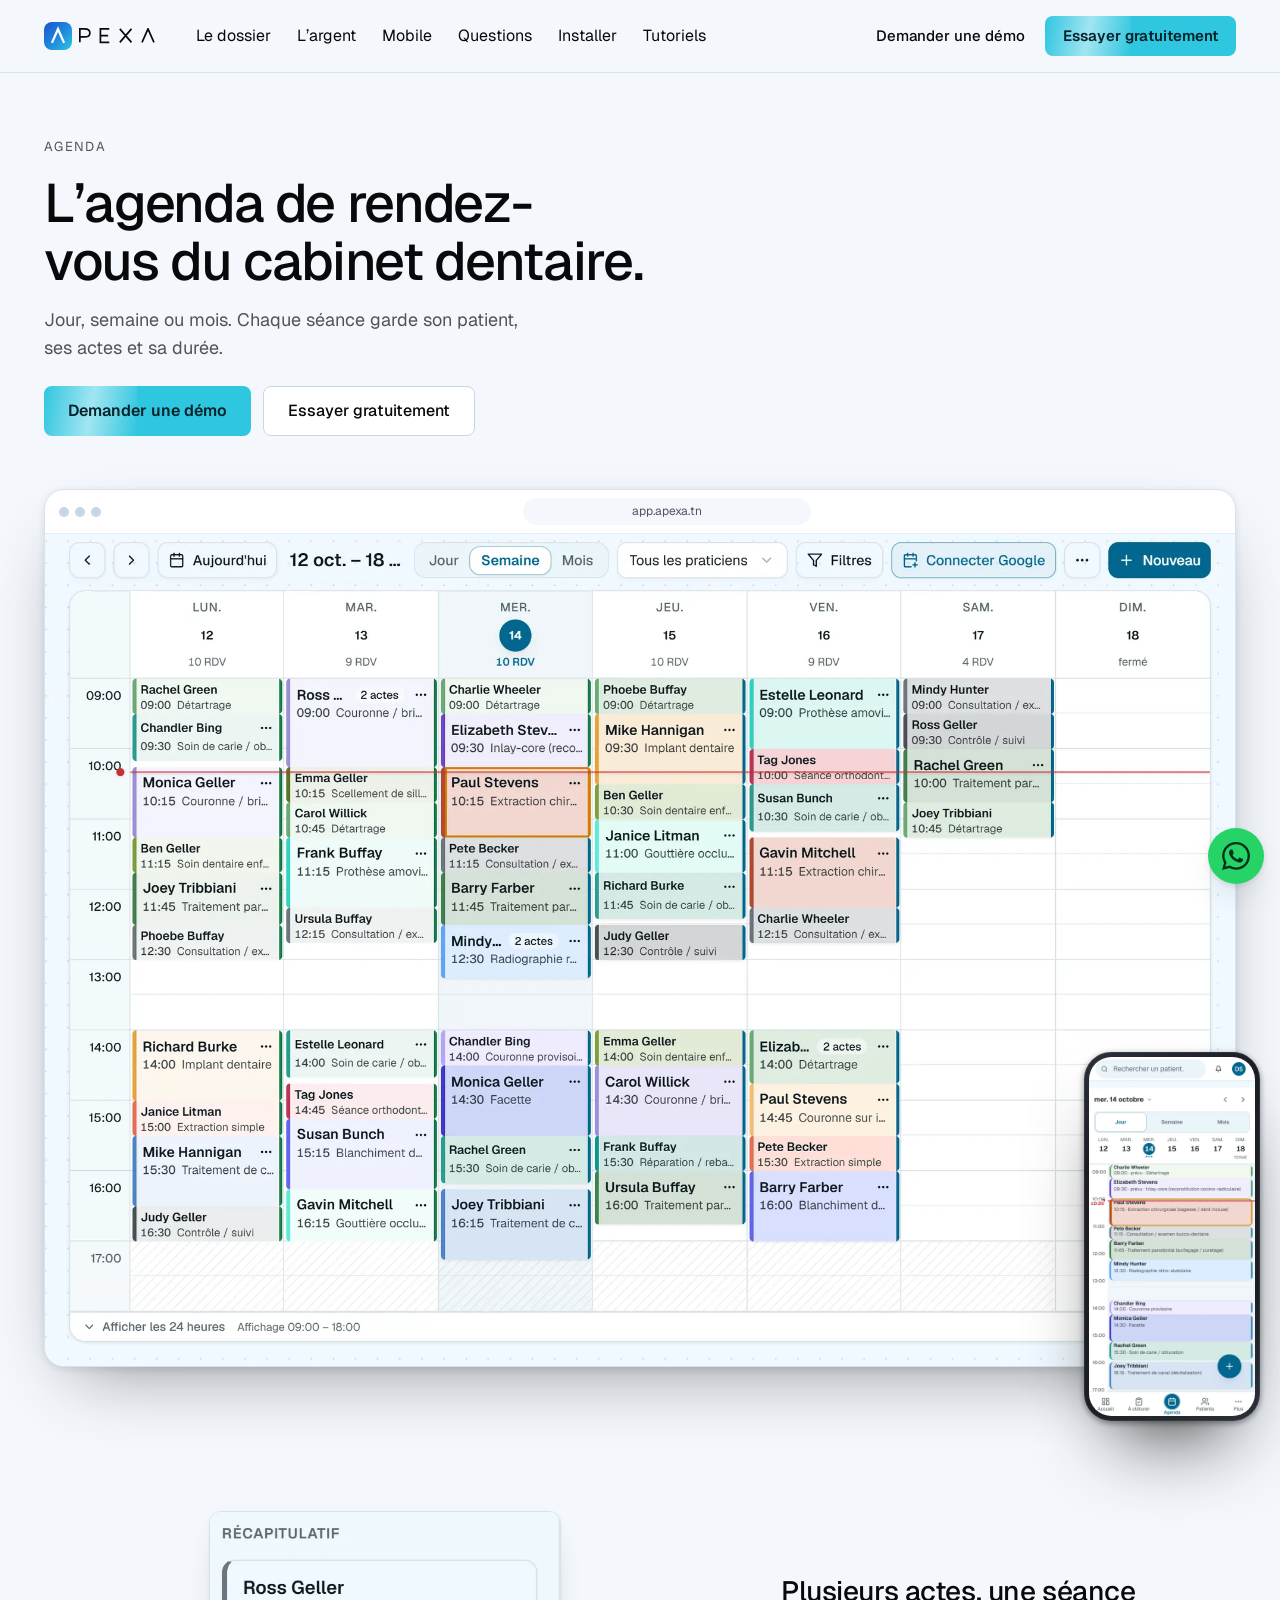
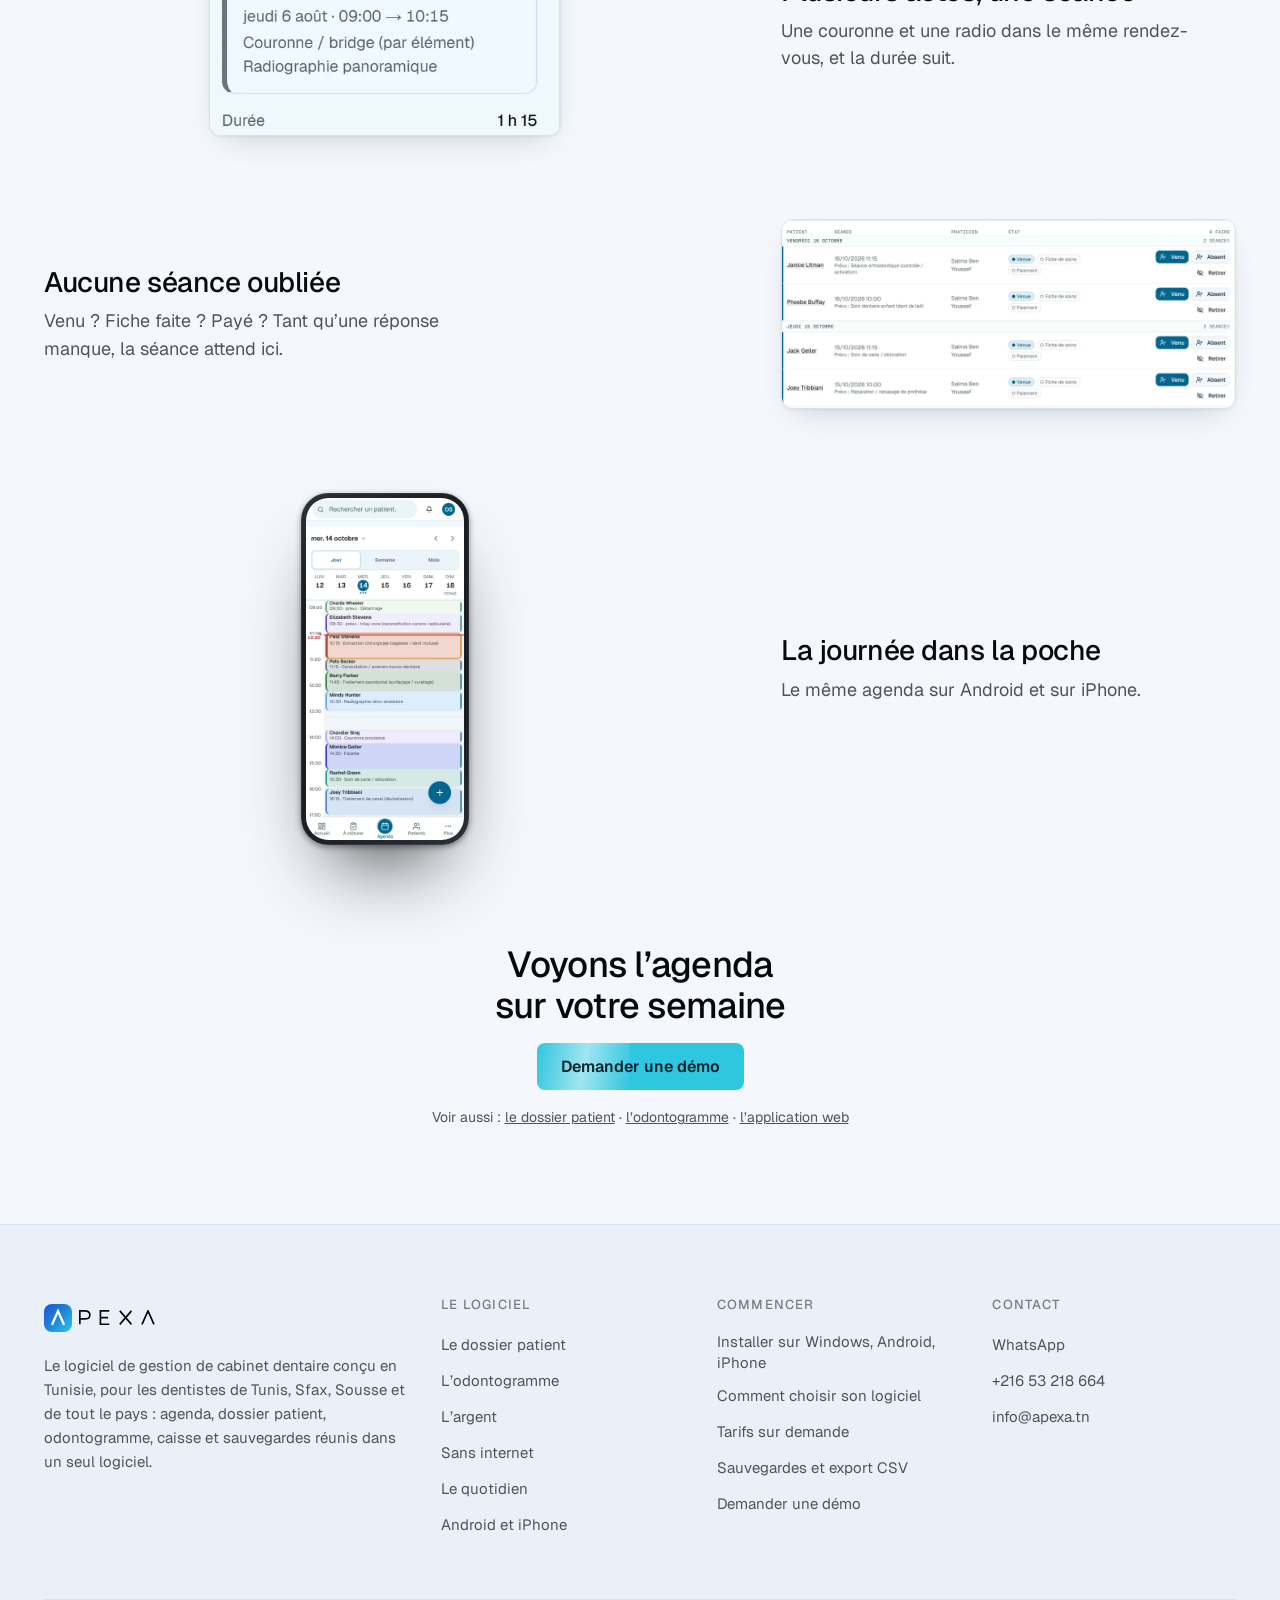
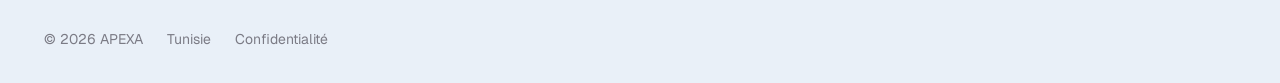
<file: agenda-rendez-vous-cabinet-dentaire.html>
<!doctype html>
<html lang="fr" class="no-js">
<head>
<meta charset="utf-8">
<meta name="viewport" content="width=device-width, initial-scale=1, viewport-fit=cover">
<title>Agenda et rendez-vous du cabinet dentaire | APEXA</title>
<meta name="description" content="L'agenda du cabinet dentaire : jour, semaine ou mois, plusieurs actes par séance, et les séances à clôturer. Sur ordinateur et sur téléphone.">
<meta name="theme-color" content="#295AA8">

<link rel="canonical" href="https://apexa.tn/agenda-rendez-vous-cabinet-dentaire.html">

<link rel="icon" href="favicon.ico" sizes="48x48">
<link rel="icon" href="favicon.svg" type="image/svg+xml">
<link rel="icon" href="icon-192.png" sizes="192x192" type="image/png">
<link rel="apple-touch-icon" href="apple-touch-icon.png">

<meta property="og:type" content="website">
<meta property="og:locale" content="fr_TN">
<meta property="og:site_name" content="APEXA">
<meta property="og:title" content="Agenda et rendez-vous du cabinet dentaire | APEXA">
<meta property="og:description" content="L'agenda du cabinet dentaire : jour, semaine ou mois, plusieurs actes par séance, et les séances à clôturer. Sur ordinateur et sur téléphone.">
<meta property="og:url" content="https://apexa.tn/agenda-rendez-vous-cabinet-dentaire.html">

<meta property="og:image" content="https://apexa.tn/assets/img/og-card.jpg">
<meta property="og:image:width" content="1200">
<meta property="og:image:height" content="630">
<meta name="twitter:card" content="summary_large_image">

<link rel="preconnect" href="https://fonts.googleapis.com">
<link rel="preconnect" href="https://fonts.gstatic.com" crossorigin>
<link rel="stylesheet" href="https://fonts.googleapis.com/css2?family=Geist:wght@400;500;600&display=swap">
<link rel="stylesheet" href="assets/site.css">


<script defer src="https://cloud.umami.is/script.js" data-website-id="6329eae5-648b-4e2e-ba49-e11602158e03" data-domains="apexa.tn,www.apexa.tn"></script>


<script type="application/ld+json">{"@context":"https://schema.org","@graph":[{"@type":"WebPage","@id":"https://apexa.tn/agenda-rendez-vous-cabinet-dentaire.html#page","url":"https://apexa.tn/agenda-rendez-vous-cabinet-dentaire.html","name":"Agenda et rendez-vous du cabinet dentaire","description":"L'agenda du cabinet dentaire : jour, semaine ou mois, plusieurs actes par séance, et les séances à clôturer. Sur ordinateur et sur téléphone.","inLanguage":"fr","isPartOf":{"@id":"https://apexa.tn/#website"},"about":{"@id":"https://apexa.tn/#logiciel"},"publisher":{"@id":"https://apexa.tn/#organization"},"primaryImageOfPage":{"@type":"ImageObject","url":"https://apexa.tn/assets/img/v-agenda-semaine.webp"},"breadcrumb":{"@id":"https://apexa.tn/agenda-rendez-vous-cabinet-dentaire.html#fil"}},{"@type":"BreadcrumbList","@id":"https://apexa.tn/agenda-rendez-vous-cabinet-dentaire.html#fil","itemListElement":[{"@type":"ListItem","position":1,"name":"APEXA","item":"https://apexa.tn/"},{"@type":"ListItem","position":2,"name":"Agenda et rendez-vous"}]}]}</script>
</head>
<body class="">

<a class="skip" href="#main">Aller au contenu</a>
<div id="top-sentinel" aria-hidden="true" style="position:absolute;top:0;height:1px;width:1px"></div>


<header class="topbar on-light">
  <div class="wrap topbar-in">

    <a class="brand" href="index.html" aria-label="APEXA">
      <span class="mark" aria-hidden="true">
        <svg viewBox="0 0 512 512" fill="currentColor" aria-hidden="true"><path d="M 126.15 373.14 L 256.00 79.93 L 385.85 373.14 L 348.36 389.74 L 256.00 181.20 L 163.65 389.74 Z"/></svg>
      </span>
      <svg class="word" viewBox="325.4 72.35 393.4 78.8" aria-hidden="true"><path d="M 329.80 146.75 L 329.80 76.75 L 353.70 76.75 C 370.90 76.75 381.80 84.75 381.80 97.75 C 381.80 110.75 370.90 118.75 353.70 118.75 L 329.80 118.75 M 482.50 76.75 L 436.50 76.75 L 436.50 146.75 L 482.50 146.75 M 436.50 111.75 L 476.50 111.75 M 537.20 76.75 L 597.70 146.75 M 597.70 76.75 L 537.20 146.75 M 652.40 146.75 L 683.40 76.75 L 714.40 146.75" fill="none" stroke="currentColor" stroke-width="8.80" stroke-linejoin="miter"/></svg>
    </a>

    <nav class="nav" aria-label="Principal">
      <a href="index.html#dossier" data-nav="dossier">Le dossier</a>
      <a href="index.html#argent" data-nav="argent">L’argent</a>
      <a href="index.html#mobile" data-nav="mobile">Mobile</a>
      <a href="index.html#faq" data-nav="faq">Questions</a>
      <a href="index.html#telecharger" data-nav="telecharger">Installer</a>
      <a href="tutoriels.html" data-nav="tutoriels">Tutoriels</a>
    </nav>

    
    <div class="topbar-cta">
      <a class="topbar-link" href="index.html#demande">Demander une démo</a>
      <a class="btn btn-primary" href="index.html#telecharger">Essayer gratuitement</a>
    </div>

    <button class="burger" id="burger" type="button" aria-expanded="false" aria-controls="drawer">
      <span class="sr-only">Ouvrir le menu</span>
      <svg viewBox="0 0 24 24" fill="none" stroke="currentColor" stroke-width="2" stroke-linecap="round" aria-hidden="true"><path d="M4 7h16M4 12h16M4 17h16"/></svg>
    </button>
  </div>
</header>

<div class="drawer" id="drawer" data-open="false">
  <div class="wrap drawer-top">
    <a class="brand" href="index.html" aria-label="APEXA">
      <span class="mark" aria-hidden="true">
        <svg viewBox="0 0 512 512" fill="currentColor" aria-hidden="true"><path d="M 126.15 373.14 L 256.00 79.93 L 385.85 373.14 L 348.36 389.74 L 256.00 181.20 L 163.65 389.74 Z"/></svg>
      </span>
      <svg class="word" viewBox="325.4 72.35 393.4 78.8" aria-hidden="true"><path d="M 329.80 146.75 L 329.80 76.75 L 353.70 76.75 C 370.90 76.75 381.80 84.75 381.80 97.75 C 381.80 110.75 370.90 118.75 353.70 118.75 L 329.80 118.75 M 482.50 76.75 L 436.50 76.75 L 436.50 146.75 L 482.50 146.75 M 436.50 111.75 L 476.50 111.75 M 537.20 76.75 L 597.70 146.75 M 597.70 76.75 L 537.20 146.75 M 652.40 146.75 L 683.40 76.75 L 714.40 146.75" fill="none" stroke="currentColor" stroke-width="8.80" stroke-linejoin="miter"/></svg>
    </a>
    <button class="burger" id="drawer-close" type="button" style="margin-inline-start:auto">
      <span class="sr-only">Fermer le menu</span>
      <svg viewBox="0 0 24 24" fill="none" stroke="currentColor" stroke-width="2" stroke-linecap="round" aria-hidden="true"><path d="M6 6l12 12M18 6L6 18"/></svg>
    </button>
  </div>
  <div class="wrap drawer-body">
    <nav aria-label="Menu">
      <a href="index.html#dossier">Le dossier</a>
      <a href="index.html#argent">L’argent</a>
      <a href="index.html#avant-avec">Le quotidien</a>
      <a href="index.html#mobile">Mobile</a>
      <a href="index.html#faq">Questions</a>
      <a href="index.html#telecharger">Installer</a>
      <a href="tutoriels.html">Tutoriels</a>
      <a href="index.html#contact">Contact</a>
    </nav>
    <div class="drawer-actions">
      <a class="btn btn-primary" href="index.html#telecharger">Essayer gratuitement</a>
      <a class="btn btn-ghost" href="index.html#demande">Demander une démo</a>
      <a class="demo-pill demo-pill--block" href="https://demo.apexa.tn" target="_blank" rel="noopener">
        <span class="demo-pill__dot" aria-hidden="true"></span>
        <span class="demo-pill__label">Visiter la démo en direct</span>
        <span class="demo-pill__text">Visitez un cabinet fictif, sans inscription</span>
        <svg class="demo-pill__arrow" viewBox="0 0 24 24" fill="none" stroke="currentColor" stroke-width="2.2" stroke-linecap="round" stroke-linejoin="round" aria-hidden="true"><path d="M5 12h14M13 6l6 6-6 6"/></svg>
      </a>
    </div>
  </div>
</div>


<main id="main">




<section class="vp">
  <div class="wrap">

    <header class="vp-head">
      <p class="eyebrow rise">Agenda</p>
      <h1 class="vp-h1 rise d1">L’agenda de rendez-vous du cabinet dentaire.</h1>
      <p class="vp-lede rise d2">Jour, semaine ou mois. Chaque séance garde son patient, ses actes et sa durée.</p>
      <p class="vp-ctas rise d3">
        <a class="btn btn-primary" href="index.html#demande">Demander une démo</a>
        <a class="btn btn-ghost" href="index.html#telecharger">Essayer gratuitement</a>
      </p>
    </header>

    <div class="vp-stage rise d3">
      <figure class="vp-screen">
        <div class="vp-bar" aria-hidden="true"><span class="vp-dots"><i></i><i></i><i></i></span><span class="vp-url">app.apexa.tn</span></div>
        <img src="assets/img/v-agenda-semaine.webp" width="2000" height="1399" alt="Agenda du logiciel dentaire APEXA en vue semaine : une semaine pleine, du lundi au samedi" fetchpriority="high">
      </figure>
      <figure class="vp-phone"><img src="assets/img/p-agenda.webp" width="780" height="1688" alt="La journée du mercredi sur un téléphone" loading="lazy" decoding="async"></figure>
    </div>

    <div class="vp-rows">
      <div class="vp-row rise">
        <figure class="vp-shot vp-shot--sm"><img src="assets/img/v-seance-actes.webp" width="530" height="338" alt="Le récapitulatif d’un rendez-vous : une séance de 09:00 à 10:15 avec deux actes, une couronne et une radiographie panoramique" loading="lazy" decoding="async"></figure>
        <div class="vp-txt">
          <h2 class="vp-t">Plusieurs actes, une séance</h2>
          <p class="vp-p">Une couronne et une radio dans le même rendez-vous, et la durée suit.</p>
        </div>
      </div>
      <div class="vp-row rise">
        <figure class="vp-shot"><img src="assets/img/v-cloturer.webp" width="2000" height="831" alt="Liste À clôturer : pour chaque séance, venu, fiche de soins et paiement" loading="lazy" decoding="async"></figure>
        <div class="vp-txt">
          <h2 class="vp-t">Aucune séance oubliée</h2>
          <p class="vp-p">Venu&nbsp;? Fiche faite&nbsp;? Payé&nbsp;? Tant qu’une réponse manque, la séance attend ici.</p>
        </div>
      </div>
      <div class="vp-row rise">
        <div class="vp-phones"><figure class="vp-phone"><img src="assets/img/p-agenda.webp" width="780" height="1688" alt="La journée du cabinet sur un téléphone" loading="lazy" decoding="async"></figure></div>
        <div class="vp-txt">
          <h2 class="vp-t">La journée dans la poche</h2>
          <p class="vp-p">Le même agenda sur Android et sur iPhone.</p>
        </div>
      </div>
    </div>

    <div class="vp-end rise">
      <h2>Voyons l’agenda sur votre semaine</h2>
      <a class="btn btn-primary" href="index.html#demande">Demander une démo</a>
      <p class="vp-more">Voir aussi&nbsp;: <a href="dossier-patient-dentaire.html">le dossier patient</a> · <a href="odontogramme.html">l’odontogramme</a> · <a href="application-web-cabinet-dentaire.html">l’application web</a></p>
    </div>

  </div>
</section>

</main>

<footer class="footer">
  <div class="wrap">
    <div class="footer-cols">

      <div class="footer-brand">
        <a class="brand" href="index.html" aria-label="APEXA">
          <span class="mark" aria-hidden="true">
            <svg viewBox="0 0 512 512" fill="currentColor" aria-hidden="true"><path d="M 126.15 373.14 L 256.00 79.93 L 385.85 373.14 L 348.36 389.74 L 256.00 181.20 L 163.65 389.74 Z"/></svg>
          </span>
          <svg class="word" viewBox="325.4 72.35 393.4 78.8" aria-hidden="true"><path d="M 329.80 146.75 L 329.80 76.75 L 353.70 76.75 C 370.90 76.75 381.80 84.75 381.80 97.75 C 381.80 110.75 370.90 118.75 353.70 118.75 L 329.80 118.75 M 482.50 76.75 L 436.50 76.75 L 436.50 146.75 L 482.50 146.75 M 436.50 111.75 L 476.50 111.75 M 537.20 76.75 L 597.70 146.75 M 597.70 76.75 L 537.20 146.75 M 652.40 146.75 L 683.40 76.75 L 714.40 146.75" fill="none" stroke="currentColor" stroke-width="8.80" stroke-linejoin="miter"/></svg>
        </a>
        
        <p>Le logiciel de gestion de cabinet dentaire conçu en Tunisie, pour les dentistes de Tunis, Sfax, Sousse et de tout le pays : agenda, dossier patient, odontogramme, caisse et sauvegardes réunis dans un seul logiciel.</p>
      </div>

      <div>
        <h4>Le logiciel</h4>
        <ul>
          <li><a href="index.html#dossier">Le dossier patient</a></li>
          <li><a href="odontogramme.html">L’odontogramme</a></li>
          <li><a href="index.html#argent">L’argent</a></li>
          <li><a href="logiciel-dentaire-hors-ligne.html">Sans internet</a></li>
          <li><a href="index.html#avant-avec">Le quotidien</a></li>
          <li><a href="index.html#mobile">Android et iPhone</a></li>
        </ul>
      </div>

      <div>
        <h4>Commencer</h4>
        <ul>
          <li><a href="index.html#telecharger">Installer sur Windows, Android, iPhone</a></li>
          <li><a href="guide-choisir-logiciel-cabinet-dentaire.html">Comment choisir son logiciel</a></li>
          <li><a href="index.html#demande">Tarifs sur demande</a></li>
          <li><a href="index.html#faq">Sauvegardes et export CSV</a></li>
          <li><a href="index.html#demande">Demander une démo</a></li>
        </ul>
      </div>

      <div>
        <h4>Contact</h4>
        <ul>
          <li><a href="https://wa.me/21651230456?text=Bonjour%2C%20je%20voudrais%20en%20savoir%20plus%20sur%20APEXA." target="_blank" rel="noopener">WhatsApp</a></li>
          <li><a href="tel:+21653218664">+216 53 218 664</a></li>
          <li><a href="mailto:info@apexa.tn">info@apexa.tn</a></li>
        </ul>
      </div>

    </div>

    <div class="footer-base">
      <span>© 2026 APEXA</span>
      <span>Tunisie</span>
      <a href="confidentialite.html">Confidentialité</a>
    </div>
  </div>
</footer>



<div class="wa" id="wa">
  <div class="wa-card" id="wa-card" role="dialog" aria-labelledby="wa-t" hidden>
    <div class="wa-top">
      <p class="wa-t" id="wa-t">Une question&nbsp;?</p>
      <button class="wa-x" id="wa-x" type="button">
        <span class="sr-only">Fermer</span>
        <svg viewBox="0 0 24 24" fill="none" stroke="currentColor" stroke-width="2" stroke-linecap="round" aria-hidden="true"><path d="M6 6l12 12M18 6L6 18"/></svg>
      </button>
    </div>
    <a class="wa-go" href="https://wa.me/21651230456?text=Bonjour%2C%20je%20voudrais%20en%20savoir%20plus%20sur%20APEXA." target="_blank" rel="noopener">
      <svg viewBox="0 0 24 24" fill="currentColor" aria-hidden="true"><path d="M17.472 14.382c-.297-.149-1.758-.867-2.03-.967-.273-.099-.471-.148-.67.15-.197.297-.767.966-.94 1.164-.173.199-.347.223-.644.075-.297-.15-1.255-.463-2.39-1.475-.883-.788-1.48-1.761-1.653-2.059-.173-.297-.018-.458.13-.606.134-.133.298-.347.446-.52.149-.174.198-.298.298-.497.099-.198.05-.371-.025-.52-.075-.149-.669-1.612-.916-2.207-.242-.579-.487-.5-.669-.51-.173-.008-.371-.01-.57-.01-.198 0-.52.074-.792.372-.272.297-1.04 1.016-1.04 2.479 0 1.462 1.065 2.875 1.213 3.074.149.198 2.096 3.2 5.077 4.487.709.306 1.262.489 1.694.625.712.227 1.36.195 1.871.118.571-.085 1.758-.719 2.006-1.413.248-.694.248-1.289.173-1.413-.074-.124-.272-.198-.57-.347m-5.421 7.403h-.004a9.87 9.87 0 01-5.031-1.378l-.361-.214-3.741.982.998-3.648-.235-.374a9.86 9.86 0 01-1.51-5.26c.001-5.45 4.436-9.884 9.888-9.884 2.64 0 5.122 1.03 6.988 2.898a9.825 9.825 0 012.893 6.994c-.003 5.45-4.437 9.884-9.885 9.884m8.413-18.297A11.815 11.815 0 0012.05 0C5.495 0 .16 5.335.157 11.892c0 2.096.547 4.142 1.588 5.945L.057 24l6.305-1.654a11.882 11.882 0 005.683 1.448h.005c6.554 0 11.89-5.335 11.893-11.893a11.821 11.821 0 00-3.48-8.413Z"/></svg>
      Écrire sur WhatsApp
    </a>
    <a class="wa-row" href="tel:+21653218664">
      <svg viewBox="0 0 24 24" fill="none" stroke="currentColor" stroke-width="2" stroke-linecap="round" stroke-linejoin="round" aria-hidden="true"><path d="M22 16.92v3a2 2 0 0 1-2.18 2 19.79 19.79 0 0 1-8.63-3.07 19.5 19.5 0 0 1-6-6 19.79 19.79 0 0 1-3.07-8.67A2 2 0 0 1 4.11 2h3a2 2 0 0 1 2 1.72 12.84 12.84 0 0 0 .7 2.81 2 2 0 0 1-.45 2.11L8.09 9.91a16 16 0 0 0 6 6l1.27-1.27a2 2 0 0 1 2.11-.45 12.84 12.84 0 0 0 2.81.7A2 2 0 0 1 22 16.92z"/></svg>
      <span>Appeler le <b>+216 53 218 664</b></span>
    </a>
    <a class="wa-row" href="mailto:info@apexa.tn">
      <svg viewBox="0 0 24 24" fill="none" stroke="currentColor" stroke-width="2" stroke-linecap="round" stroke-linejoin="round" aria-hidden="true"><rect x="2" y="4" width="20" height="16" rx="2"/><path d="m22 6-10 7L2 6"/></svg>
      <span>info@apexa.tn</span>
    </a>
  </div>
  <a class="wa-fab" id="wa-fab" href="https://wa.me/21651230456?text=Bonjour%2C%20je%20voudrais%20en%20savoir%20plus%20sur%20APEXA." target="_blank" rel="noopener">
    <span class="sr-only">Nous contacter</span>
    <svg viewBox="0 0 24 24" fill="currentColor" aria-hidden="true"><path d="M17.472 14.382c-.297-.149-1.758-.867-2.03-.967-.273-.099-.471-.148-.67.15-.197.297-.767.966-.94 1.164-.173.199-.347.223-.644.075-.297-.15-1.255-.463-2.39-1.475-.883-.788-1.48-1.761-1.653-2.059-.173-.297-.018-.458.13-.606.134-.133.298-.347.446-.52.149-.174.198-.298.298-.497.099-.198.05-.371-.025-.52-.075-.149-.669-1.612-.916-2.207-.242-.579-.487-.5-.669-.51-.173-.008-.371-.01-.57-.01-.198 0-.52.074-.792.372-.272.297-1.04 1.016-1.04 2.479 0 1.462 1.065 2.875 1.213 3.074.149.198 2.096 3.2 5.077 4.487.709.306 1.262.489 1.694.625.712.227 1.36.195 1.871.118.571-.085 1.758-.719 2.006-1.413.248-.694.248-1.289.173-1.413-.074-.124-.272-.198-.57-.347m-5.421 7.403h-.004a9.87 9.87 0 01-5.031-1.378l-.361-.214-3.741.982.998-3.648-.235-.374a9.86 9.86 0 01-1.51-5.26c.001-5.45 4.436-9.884 9.888-9.884 2.64 0 5.122 1.03 6.988 2.898a9.825 9.825 0 012.893 6.994c-.003 5.45-4.437 9.884-9.885 9.884m8.413-18.297A11.815 11.815 0 0012.05 0C5.495 0 .16 5.335.157 11.892c0 2.096.547 4.142 1.588 5.945L.057 24l6.305-1.654a11.882 11.882 0 005.683 1.448h.005c6.554 0 11.89-5.335 11.893-11.893a11.821 11.821 0 00-3.48-8.413Z"/></svg>
  </a>
</div>


<script>
document.addEventListener('click', function (e) {
  var a = e.target.closest && e.target.closest('a[href*="/api/meta/client-download"]')
  if (a && window.umami) window.umami.track(/\/android$/.test(a.getAttribute('href')) ? 'telecharger-android' : 'telecharger-windows')
  var d = e.target.closest && e.target.closest('a[href^="https://demo.apexa.tn"]')
  if (d && window.umami) window.umami.track('essayer-demo')
}, true)
</script>
<script src="assets/site.js" defer></script>
</body>
</html>
</file>
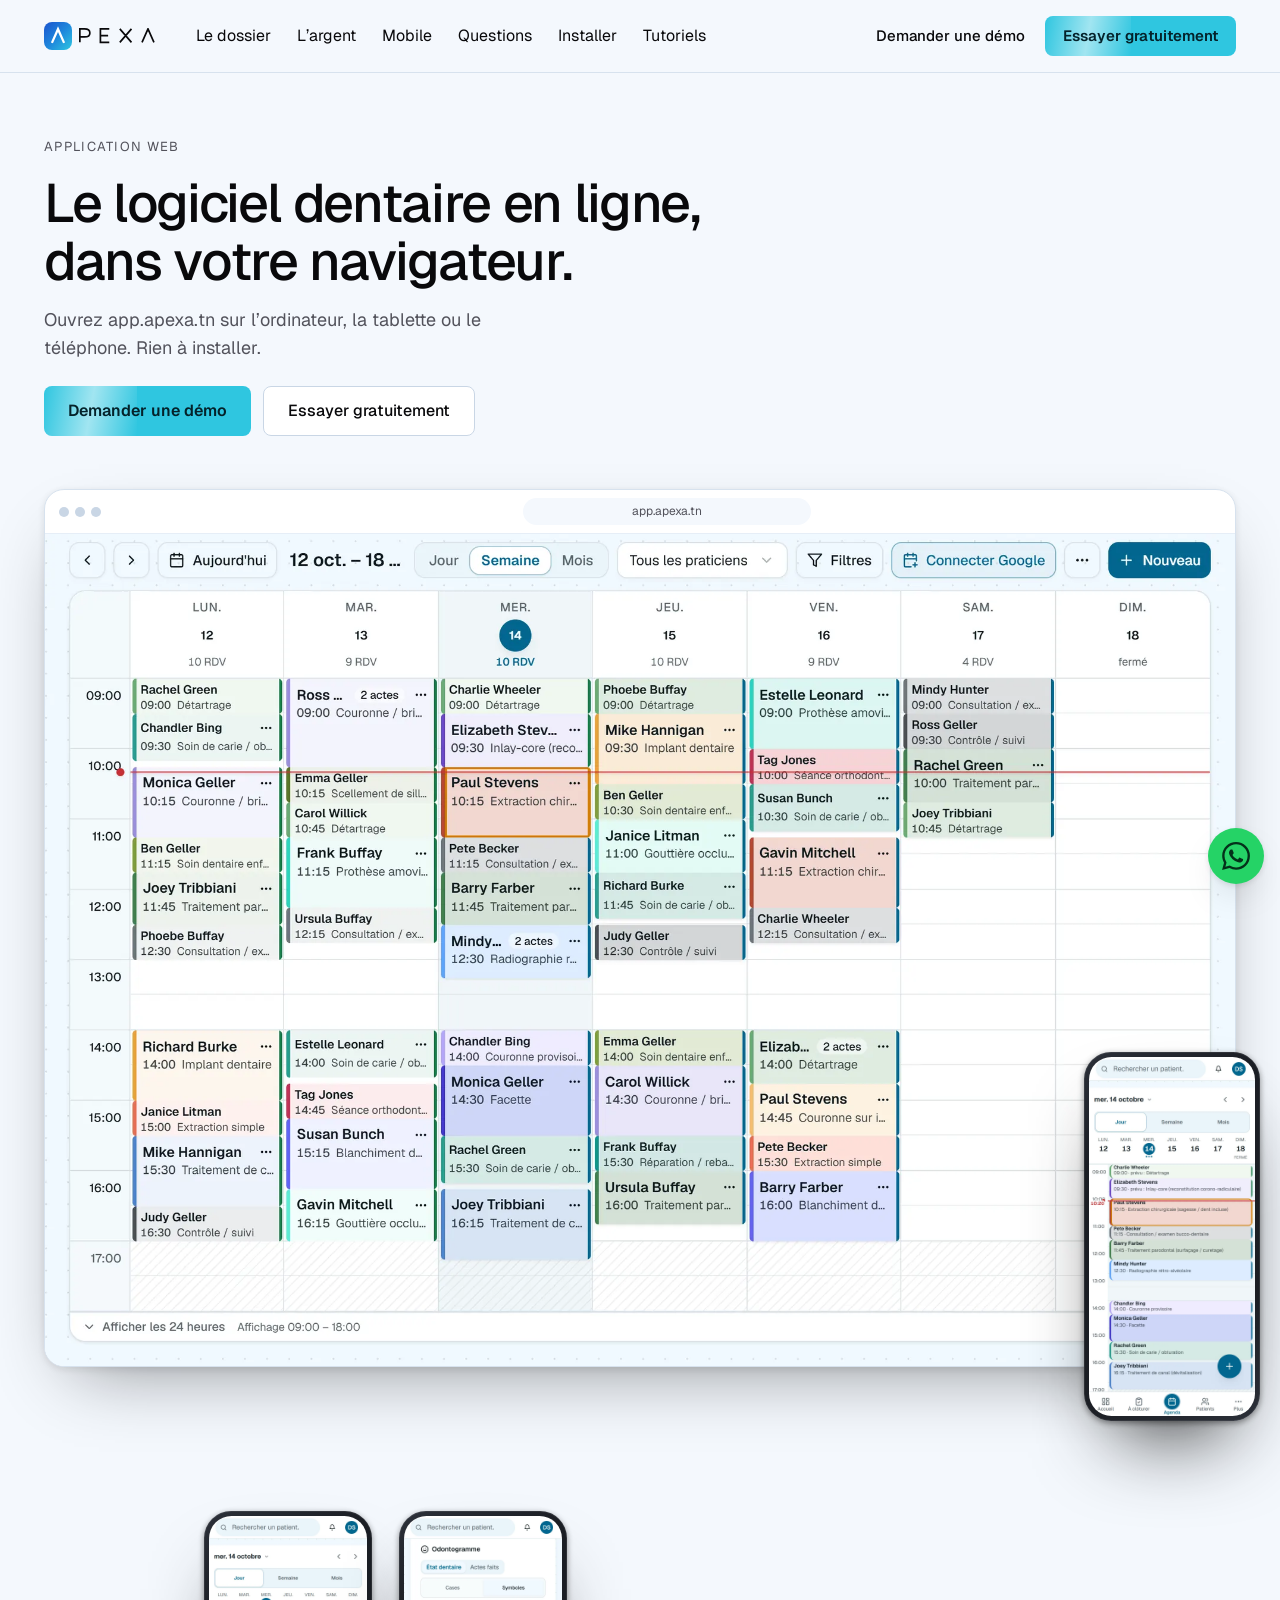
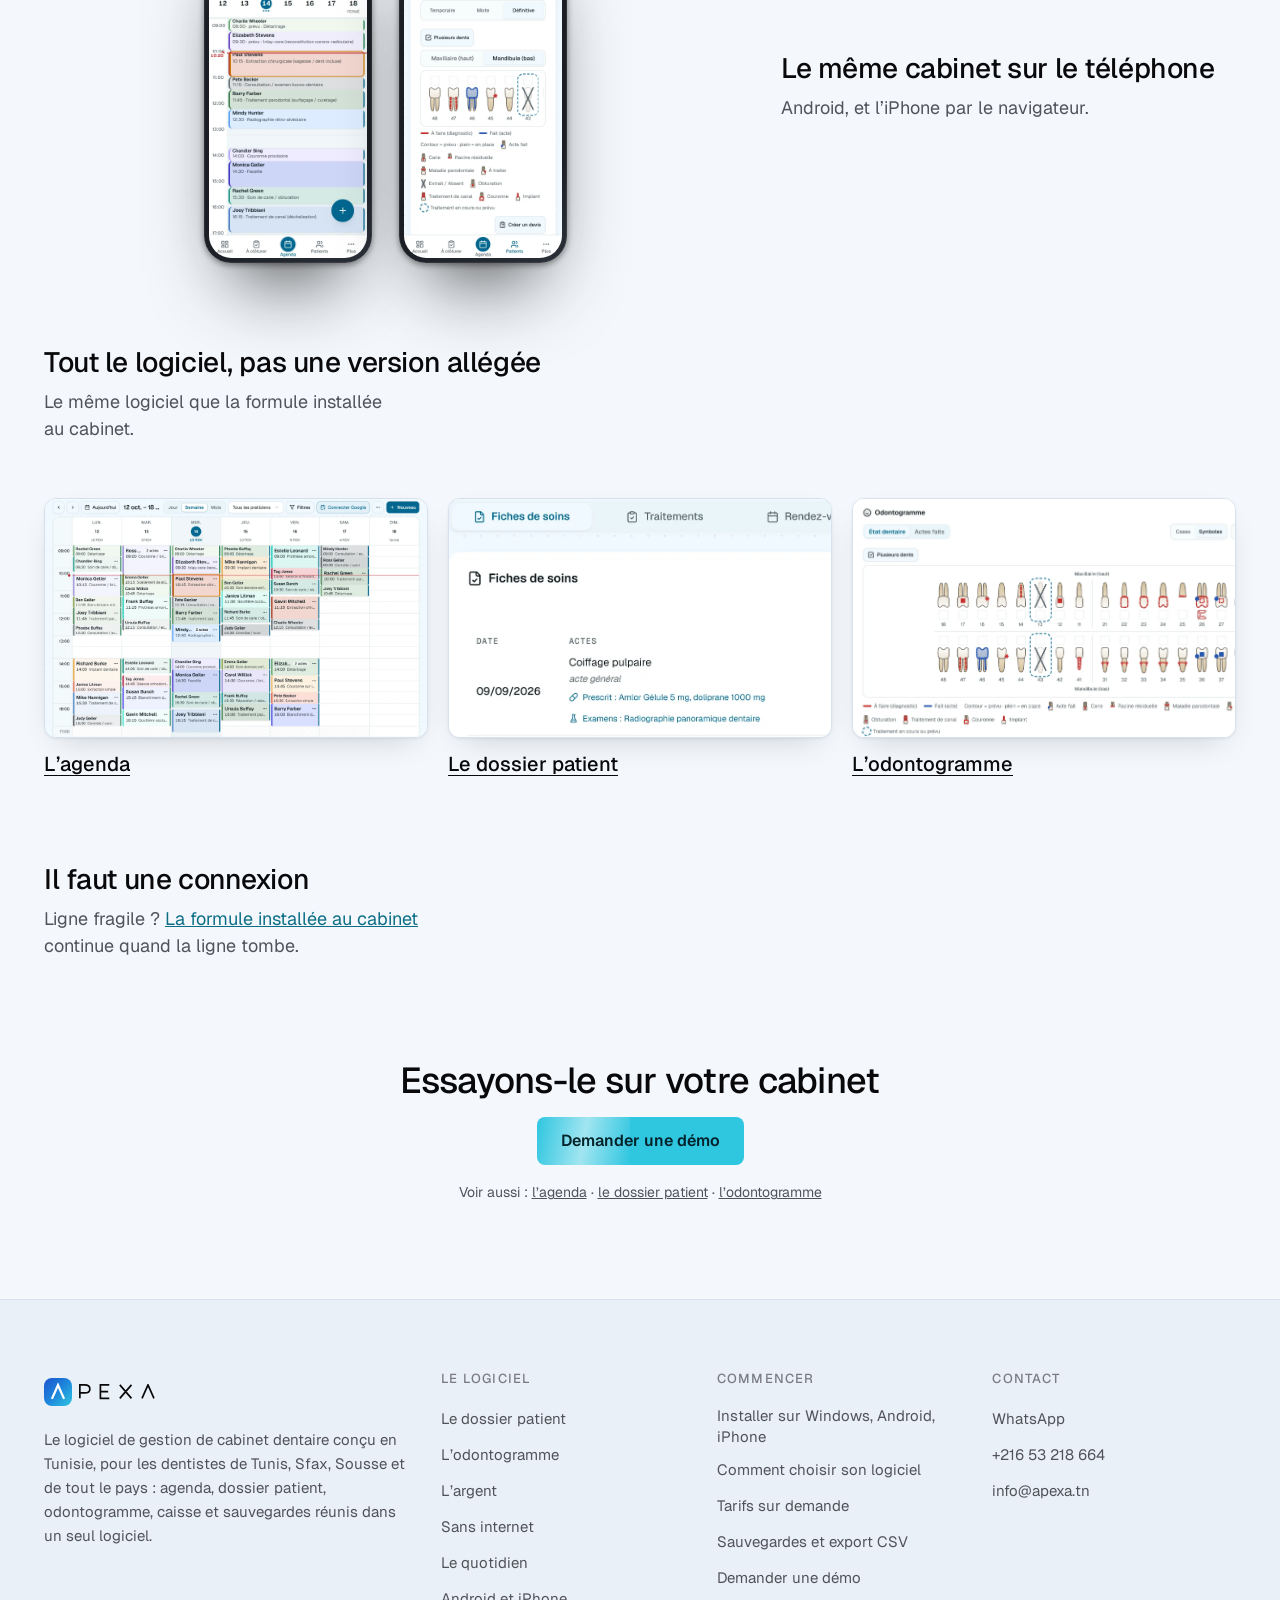
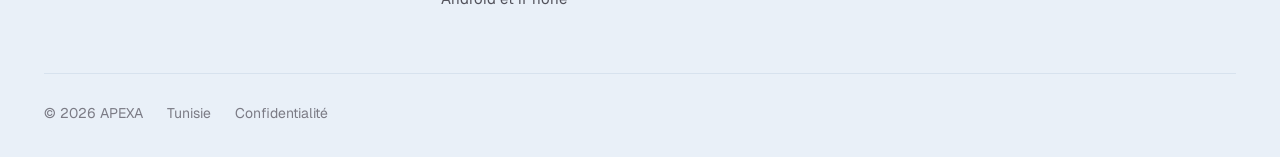
<file: application-web-cabinet-dentaire.html>
<!doctype html>
<html lang="fr" class="no-js">
<head>
<meta charset="utf-8">
<meta name="viewport" content="width=device-width, initial-scale=1, viewport-fit=cover">
<title>Application web de gestion de cabinet dentaire | APEXA</title>
<meta name="description" content="APEXA s'ouvre dans le navigateur, sur ordinateur, tablette ou téléphone : agenda, dossiers patients et odontogramme du cabinet dentaire, en ligne.">
<meta name="theme-color" content="#295AA8">

<link rel="canonical" href="https://apexa.tn/application-web-cabinet-dentaire.html">

<link rel="icon" href="favicon.ico" sizes="48x48">
<link rel="icon" href="favicon.svg" type="image/svg+xml">
<link rel="icon" href="icon-192.png" sizes="192x192" type="image/png">
<link rel="apple-touch-icon" href="apple-touch-icon.png">

<meta property="og:type" content="website">
<meta property="og:locale" content="fr_TN">
<meta property="og:site_name" content="APEXA">
<meta property="og:title" content="Application web de gestion de cabinet dentaire | APEXA">
<meta property="og:description" content="APEXA s'ouvre dans le navigateur, sur ordinateur, tablette ou téléphone : agenda, dossiers patients et odontogramme du cabinet dentaire, en ligne.">
<meta property="og:url" content="https://apexa.tn/application-web-cabinet-dentaire.html">

<meta property="og:image" content="https://apexa.tn/assets/img/og-card.jpg">
<meta property="og:image:width" content="1200">
<meta property="og:image:height" content="630">
<meta name="twitter:card" content="summary_large_image">

<link rel="preconnect" href="https://fonts.googleapis.com">
<link rel="preconnect" href="https://fonts.gstatic.com" crossorigin>
<link rel="stylesheet" href="https://fonts.googleapis.com/css2?family=Geist:wght@400;500;600&display=swap">
<link rel="stylesheet" href="assets/site.css">


<script defer src="https://cloud.umami.is/script.js" data-website-id="6329eae5-648b-4e2e-ba49-e11602158e03" data-domains="apexa.tn,www.apexa.tn"></script>


<script type="application/ld+json">{"@context":"https://schema.org","@graph":[{"@type":"WebPage","@id":"https://apexa.tn/application-web-cabinet-dentaire.html#page","url":"https://apexa.tn/application-web-cabinet-dentaire.html","name":"Application web de gestion de cabinet dentaire","description":"APEXA s'ouvre dans le navigateur, sur ordinateur, tablette ou téléphone : agenda, dossiers patients et odontogramme du cabinet dentaire, en ligne.","inLanguage":"fr","isPartOf":{"@id":"https://apexa.tn/#website"},"about":{"@id":"https://apexa.tn/#logiciel"},"publisher":{"@id":"https://apexa.tn/#organization"},"primaryImageOfPage":{"@type":"ImageObject","url":"https://apexa.tn/assets/img/v-agenda-semaine.webp"},"breadcrumb":{"@id":"https://apexa.tn/application-web-cabinet-dentaire.html#fil"}},{"@type":"BreadcrumbList","@id":"https://apexa.tn/application-web-cabinet-dentaire.html#fil","itemListElement":[{"@type":"ListItem","position":1,"name":"APEXA","item":"https://apexa.tn/"},{"@type":"ListItem","position":2,"name":"Application web"}]}]}</script>
</head>
<body class="">

<a class="skip" href="#main">Aller au contenu</a>
<div id="top-sentinel" aria-hidden="true" style="position:absolute;top:0;height:1px;width:1px"></div>


<header class="topbar on-light">
  <div class="wrap topbar-in">

    <a class="brand" href="index.html" aria-label="APEXA">
      <span class="mark" aria-hidden="true">
        <svg viewBox="0 0 512 512" fill="currentColor" aria-hidden="true"><path d="M 126.15 373.14 L 256.00 79.93 L 385.85 373.14 L 348.36 389.74 L 256.00 181.20 L 163.65 389.74 Z"/></svg>
      </span>
      <svg class="word" viewBox="325.4 72.35 393.4 78.8" aria-hidden="true"><path d="M 329.80 146.75 L 329.80 76.75 L 353.70 76.75 C 370.90 76.75 381.80 84.75 381.80 97.75 C 381.80 110.75 370.90 118.75 353.70 118.75 L 329.80 118.75 M 482.50 76.75 L 436.50 76.75 L 436.50 146.75 L 482.50 146.75 M 436.50 111.75 L 476.50 111.75 M 537.20 76.75 L 597.70 146.75 M 597.70 76.75 L 537.20 146.75 M 652.40 146.75 L 683.40 76.75 L 714.40 146.75" fill="none" stroke="currentColor" stroke-width="8.80" stroke-linejoin="miter"/></svg>
    </a>

    <nav class="nav" aria-label="Principal">
      <a href="index.html#dossier" data-nav="dossier">Le dossier</a>
      <a href="index.html#argent" data-nav="argent">L’argent</a>
      <a href="index.html#mobile" data-nav="mobile">Mobile</a>
      <a href="index.html#faq" data-nav="faq">Questions</a>
      <a href="index.html#telecharger" data-nav="telecharger">Installer</a>
      <a href="tutoriels.html" data-nav="tutoriels">Tutoriels</a>
    </nav>

    
    <div class="topbar-cta">
      <a class="topbar-link" href="index.html#demande">Demander une démo</a>
      <a class="btn btn-primary" href="index.html#telecharger">Essayer gratuitement</a>
    </div>

    <button class="burger" id="burger" type="button" aria-expanded="false" aria-controls="drawer">
      <span class="sr-only">Ouvrir le menu</span>
      <svg viewBox="0 0 24 24" fill="none" stroke="currentColor" stroke-width="2" stroke-linecap="round" aria-hidden="true"><path d="M4 7h16M4 12h16M4 17h16"/></svg>
    </button>
  </div>
</header>

<div class="drawer" id="drawer" data-open="false">
  <div class="wrap drawer-top">
    <a class="brand" href="index.html" aria-label="APEXA">
      <span class="mark" aria-hidden="true">
        <svg viewBox="0 0 512 512" fill="currentColor" aria-hidden="true"><path d="M 126.15 373.14 L 256.00 79.93 L 385.85 373.14 L 348.36 389.74 L 256.00 181.20 L 163.65 389.74 Z"/></svg>
      </span>
      <svg class="word" viewBox="325.4 72.35 393.4 78.8" aria-hidden="true"><path d="M 329.80 146.75 L 329.80 76.75 L 353.70 76.75 C 370.90 76.75 381.80 84.75 381.80 97.75 C 381.80 110.75 370.90 118.75 353.70 118.75 L 329.80 118.75 M 482.50 76.75 L 436.50 76.75 L 436.50 146.75 L 482.50 146.75 M 436.50 111.75 L 476.50 111.75 M 537.20 76.75 L 597.70 146.75 M 597.70 76.75 L 537.20 146.75 M 652.40 146.75 L 683.40 76.75 L 714.40 146.75" fill="none" stroke="currentColor" stroke-width="8.80" stroke-linejoin="miter"/></svg>
    </a>
    <button class="burger" id="drawer-close" type="button" style="margin-inline-start:auto">
      <span class="sr-only">Fermer le menu</span>
      <svg viewBox="0 0 24 24" fill="none" stroke="currentColor" stroke-width="2" stroke-linecap="round" aria-hidden="true"><path d="M6 6l12 12M18 6L6 18"/></svg>
    </button>
  </div>
  <div class="wrap drawer-body">
    <nav aria-label="Menu">
      <a href="index.html#dossier">Le dossier</a>
      <a href="index.html#argent">L’argent</a>
      <a href="index.html#avant-avec">Le quotidien</a>
      <a href="index.html#mobile">Mobile</a>
      <a href="index.html#faq">Questions</a>
      <a href="index.html#telecharger">Installer</a>
      <a href="tutoriels.html">Tutoriels</a>
      <a href="index.html#contact">Contact</a>
    </nav>
    <div class="drawer-actions">
      <a class="btn btn-primary" href="index.html#telecharger">Essayer gratuitement</a>
      <a class="btn btn-ghost" href="index.html#demande">Demander une démo</a>
      <a class="demo-pill demo-pill--block" href="https://demo.apexa.tn" target="_blank" rel="noopener">
        <span class="demo-pill__dot" aria-hidden="true"></span>
        <span class="demo-pill__label">Visiter la démo en direct</span>
        <span class="demo-pill__text">Visitez un cabinet fictif, sans inscription</span>
        <svg class="demo-pill__arrow" viewBox="0 0 24 24" fill="none" stroke="currentColor" stroke-width="2.2" stroke-linecap="round" stroke-linejoin="round" aria-hidden="true"><path d="M5 12h14M13 6l6 6-6 6"/></svg>
      </a>
    </div>
  </div>
</div>


<main id="main">




<section class="vp">
  <div class="wrap">

    <header class="vp-head">
      <p class="eyebrow rise">Application web</p>
      <h1 class="vp-h1 rise d1">Le logiciel dentaire en ligne, dans votre navigateur.</h1>
      <p class="vp-lede rise d2">Ouvrez app.apexa.tn sur l’ordinateur, la tablette ou le téléphone. Rien à installer.</p>
      <p class="vp-ctas rise d3">
        <a class="btn btn-primary" href="index.html#demande">Demander une démo</a>
        <a class="btn btn-ghost" href="index.html#telecharger">Essayer gratuitement</a>
      </p>
    </header>

    <div class="vp-stage rise d3">
      <figure class="vp-screen">
        <div class="vp-bar" aria-hidden="true"><span class="vp-dots"><i></i><i></i><i></i></span><span class="vp-url">app.apexa.tn</span></div>
        <img src="assets/img/v-agenda-semaine.webp" width="2000" height="1399" alt="Le logiciel dentaire APEXA ouvert dans un navigateur, sur une semaine d’agenda pleine" fetchpriority="high">
      </figure>
      <figure class="vp-phone"><img src="assets/img/p-agenda.webp" width="780" height="1688" alt="Le même cabinet sur un téléphone" loading="lazy" decoding="async"></figure>
    </div>

    <div class="vp-rows">
      <div class="vp-row rise">
        <div class="vp-phones"><figure class="vp-phone"><img src="assets/img/p-agenda.webp" width="780" height="1688" alt="L’agenda sur un téléphone" loading="lazy" decoding="async"></figure><figure class="vp-phone"><img src="assets/img/p-odonto.webp" width="780" height="1688" alt="L’odontogramme sur un téléphone" loading="lazy" decoding="async"></figure></div>
        <div class="vp-txt">
          <h2 class="vp-t">Le même cabinet sur le téléphone</h2>
          <p class="vp-p">Android, et l’iPhone par le navigateur.</p>
        </div>
      </div>
      <div class="vp-row vp-row--wide rise">
        <div class="vp-txt">
          <h2 class="vp-t">Tout le logiciel, pas une version allégée</h2>
          <p class="vp-p">Le même logiciel que la formule installée au cabinet.</p>
        </div>
        <div class="vp-tiles">
          <a class="vp-tile" href="agenda-rendez-vous-cabinet-dentaire.html"><figure class="vp-shot"><img src="assets/img/v-agenda-semaine.webp" width="2000" height="1399" alt="Une semaine d’agenda" loading="lazy" decoding="async"></figure><b>L’agenda</b></a>
          <a class="vp-tile" href="dossier-patient-dentaire.html"><figure class="vp-shot"><img src="assets/img/v-onglets.webp" width="2000" height="552" alt="Les onglets du dossier patient" loading="lazy" decoding="async"></figure><b>Le dossier patient</b></a>
          <a class="vp-tile" href="odontogramme.html"><figure class="vp-shot"><img src="assets/img/v-odonto.webp" width="2000" height="996" alt="L’odontogramme" loading="lazy" decoding="async"></figure><b>L’odontogramme</b></a>
        </div>
      </div>
      <div class="vp-row rise">
        <div class="vp-txt">
          <h2 class="vp-t">Il faut une connexion</h2>
          <p class="vp-p">Ligne fragile&nbsp;? <a href="logiciel-dentaire-hors-ligne.html">La formule installée au cabinet</a> continue quand la ligne tombe.</p>
        </div>
      </div>
    </div>

    <div class="vp-end rise">
      <h2>Essayons-le sur votre cabinet</h2>
      <a class="btn btn-primary" href="index.html#demande">Demander une démo</a>
      <p class="vp-more">Voir aussi&nbsp;: <a href="agenda-rendez-vous-cabinet-dentaire.html">l’agenda</a> · <a href="dossier-patient-dentaire.html">le dossier patient</a> · <a href="odontogramme.html">l’odontogramme</a></p>
    </div>

  </div>
</section>

</main>

<footer class="footer">
  <div class="wrap">
    <div class="footer-cols">

      <div class="footer-brand">
        <a class="brand" href="index.html" aria-label="APEXA">
          <span class="mark" aria-hidden="true">
            <svg viewBox="0 0 512 512" fill="currentColor" aria-hidden="true"><path d="M 126.15 373.14 L 256.00 79.93 L 385.85 373.14 L 348.36 389.74 L 256.00 181.20 L 163.65 389.74 Z"/></svg>
          </span>
          <svg class="word" viewBox="325.4 72.35 393.4 78.8" aria-hidden="true"><path d="M 329.80 146.75 L 329.80 76.75 L 353.70 76.75 C 370.90 76.75 381.80 84.75 381.80 97.75 C 381.80 110.75 370.90 118.75 353.70 118.75 L 329.80 118.75 M 482.50 76.75 L 436.50 76.75 L 436.50 146.75 L 482.50 146.75 M 436.50 111.75 L 476.50 111.75 M 537.20 76.75 L 597.70 146.75 M 597.70 76.75 L 537.20 146.75 M 652.40 146.75 L 683.40 76.75 L 714.40 146.75" fill="none" stroke="currentColor" stroke-width="8.80" stroke-linejoin="miter"/></svg>
        </a>
        
        <p>Le logiciel de gestion de cabinet dentaire conçu en Tunisie, pour les dentistes de Tunis, Sfax, Sousse et de tout le pays : agenda, dossier patient, odontogramme, caisse et sauvegardes réunis dans un seul logiciel.</p>
      </div>

      <div>
        <h4>Le logiciel</h4>
        <ul>
          <li><a href="index.html#dossier">Le dossier patient</a></li>
          <li><a href="odontogramme.html">L’odontogramme</a></li>
          <li><a href="index.html#argent">L’argent</a></li>
          <li><a href="logiciel-dentaire-hors-ligne.html">Sans internet</a></li>
          <li><a href="index.html#avant-avec">Le quotidien</a></li>
          <li><a href="index.html#mobile">Android et iPhone</a></li>
        </ul>
      </div>

      <div>
        <h4>Commencer</h4>
        <ul>
          <li><a href="index.html#telecharger">Installer sur Windows, Android, iPhone</a></li>
          <li><a href="guide-choisir-logiciel-cabinet-dentaire.html">Comment choisir son logiciel</a></li>
          <li><a href="index.html#demande">Tarifs sur demande</a></li>
          <li><a href="index.html#faq">Sauvegardes et export CSV</a></li>
          <li><a href="index.html#demande">Demander une démo</a></li>
        </ul>
      </div>

      <div>
        <h4>Contact</h4>
        <ul>
          <li><a href="https://wa.me/21651230456?text=Bonjour%2C%20je%20voudrais%20en%20savoir%20plus%20sur%20APEXA." target="_blank" rel="noopener">WhatsApp</a></li>
          <li><a href="tel:+21653218664">+216 53 218 664</a></li>
          <li><a href="mailto:info@apexa.tn">info@apexa.tn</a></li>
        </ul>
      </div>

    </div>

    <div class="footer-base">
      <span>© 2026 APEXA</span>
      <span>Tunisie</span>
      <a href="confidentialite.html">Confidentialité</a>
    </div>
  </div>
</footer>



<div class="wa" id="wa">
  <div class="wa-card" id="wa-card" role="dialog" aria-labelledby="wa-t" hidden>
    <div class="wa-top">
      <p class="wa-t" id="wa-t">Une question&nbsp;?</p>
      <button class="wa-x" id="wa-x" type="button">
        <span class="sr-only">Fermer</span>
        <svg viewBox="0 0 24 24" fill="none" stroke="currentColor" stroke-width="2" stroke-linecap="round" aria-hidden="true"><path d="M6 6l12 12M18 6L6 18"/></svg>
      </button>
    </div>
    <a class="wa-go" href="https://wa.me/21651230456?text=Bonjour%2C%20je%20voudrais%20en%20savoir%20plus%20sur%20APEXA." target="_blank" rel="noopener">
      <svg viewBox="0 0 24 24" fill="currentColor" aria-hidden="true"><path d="M17.472 14.382c-.297-.149-1.758-.867-2.03-.967-.273-.099-.471-.148-.67.15-.197.297-.767.966-.94 1.164-.173.199-.347.223-.644.075-.297-.15-1.255-.463-2.39-1.475-.883-.788-1.48-1.761-1.653-2.059-.173-.297-.018-.458.13-.606.134-.133.298-.347.446-.52.149-.174.198-.298.298-.497.099-.198.05-.371-.025-.52-.075-.149-.669-1.612-.916-2.207-.242-.579-.487-.5-.669-.51-.173-.008-.371-.01-.57-.01-.198 0-.52.074-.792.372-.272.297-1.04 1.016-1.04 2.479 0 1.462 1.065 2.875 1.213 3.074.149.198 2.096 3.2 5.077 4.487.709.306 1.262.489 1.694.625.712.227 1.36.195 1.871.118.571-.085 1.758-.719 2.006-1.413.248-.694.248-1.289.173-1.413-.074-.124-.272-.198-.57-.347m-5.421 7.403h-.004a9.87 9.87 0 01-5.031-1.378l-.361-.214-3.741.982.998-3.648-.235-.374a9.86 9.86 0 01-1.51-5.26c.001-5.45 4.436-9.884 9.888-9.884 2.64 0 5.122 1.03 6.988 2.898a9.825 9.825 0 012.893 6.994c-.003 5.45-4.437 9.884-9.885 9.884m8.413-18.297A11.815 11.815 0 0012.05 0C5.495 0 .16 5.335.157 11.892c0 2.096.547 4.142 1.588 5.945L.057 24l6.305-1.654a11.882 11.882 0 005.683 1.448h.005c6.554 0 11.89-5.335 11.893-11.893a11.821 11.821 0 00-3.48-8.413Z"/></svg>
      Écrire sur WhatsApp
    </a>
    <a class="wa-row" href="tel:+21653218664">
      <svg viewBox="0 0 24 24" fill="none" stroke="currentColor" stroke-width="2" stroke-linecap="round" stroke-linejoin="round" aria-hidden="true"><path d="M22 16.92v3a2 2 0 0 1-2.18 2 19.79 19.79 0 0 1-8.63-3.07 19.5 19.5 0 0 1-6-6 19.79 19.79 0 0 1-3.07-8.67A2 2 0 0 1 4.11 2h3a2 2 0 0 1 2 1.72 12.84 12.84 0 0 0 .7 2.81 2 2 0 0 1-.45 2.11L8.09 9.91a16 16 0 0 0 6 6l1.27-1.27a2 2 0 0 1 2.11-.45 12.84 12.84 0 0 0 2.81.7A2 2 0 0 1 22 16.92z"/></svg>
      <span>Appeler le <b>+216 53 218 664</b></span>
    </a>
    <a class="wa-row" href="mailto:info@apexa.tn">
      <svg viewBox="0 0 24 24" fill="none" stroke="currentColor" stroke-width="2" stroke-linecap="round" stroke-linejoin="round" aria-hidden="true"><rect x="2" y="4" width="20" height="16" rx="2"/><path d="m22 6-10 7L2 6"/></svg>
      <span>info@apexa.tn</span>
    </a>
  </div>
  <a class="wa-fab" id="wa-fab" href="https://wa.me/21651230456?text=Bonjour%2C%20je%20voudrais%20en%20savoir%20plus%20sur%20APEXA." target="_blank" rel="noopener">
    <span class="sr-only">Nous contacter</span>
    <svg viewBox="0 0 24 24" fill="currentColor" aria-hidden="true"><path d="M17.472 14.382c-.297-.149-1.758-.867-2.03-.967-.273-.099-.471-.148-.67.15-.197.297-.767.966-.94 1.164-.173.199-.347.223-.644.075-.297-.15-1.255-.463-2.39-1.475-.883-.788-1.48-1.761-1.653-2.059-.173-.297-.018-.458.13-.606.134-.133.298-.347.446-.52.149-.174.198-.298.298-.497.099-.198.05-.371-.025-.52-.075-.149-.669-1.612-.916-2.207-.242-.579-.487-.5-.669-.51-.173-.008-.371-.01-.57-.01-.198 0-.52.074-.792.372-.272.297-1.04 1.016-1.04 2.479 0 1.462 1.065 2.875 1.213 3.074.149.198 2.096 3.2 5.077 4.487.709.306 1.262.489 1.694.625.712.227 1.36.195 1.871.118.571-.085 1.758-.719 2.006-1.413.248-.694.248-1.289.173-1.413-.074-.124-.272-.198-.57-.347m-5.421 7.403h-.004a9.87 9.87 0 01-5.031-1.378l-.361-.214-3.741.982.998-3.648-.235-.374a9.86 9.86 0 01-1.51-5.26c.001-5.45 4.436-9.884 9.888-9.884 2.64 0 5.122 1.03 6.988 2.898a9.825 9.825 0 012.893 6.994c-.003 5.45-4.437 9.884-9.885 9.884m8.413-18.297A11.815 11.815 0 0012.05 0C5.495 0 .16 5.335.157 11.892c0 2.096.547 4.142 1.588 5.945L.057 24l6.305-1.654a11.882 11.882 0 005.683 1.448h.005c6.554 0 11.89-5.335 11.893-11.893a11.821 11.821 0 00-3.48-8.413Z"/></svg>
  </a>
</div>


<script>
document.addEventListener('click', function (e) {
  var a = e.target.closest && e.target.closest('a[href*="/api/meta/client-download"]')
  if (a && window.umami) window.umami.track(/\/android$/.test(a.getAttribute('href')) ? 'telecharger-android' : 'telecharger-windows')
  var d = e.target.closest && e.target.closest('a[href^="https://demo.apexa.tn"]')
  if (d && window.umami) window.umami.track('essayer-demo')
}, true)
</script>
<script src="assets/site.js" defer></script>
</body>
</html>
</file>
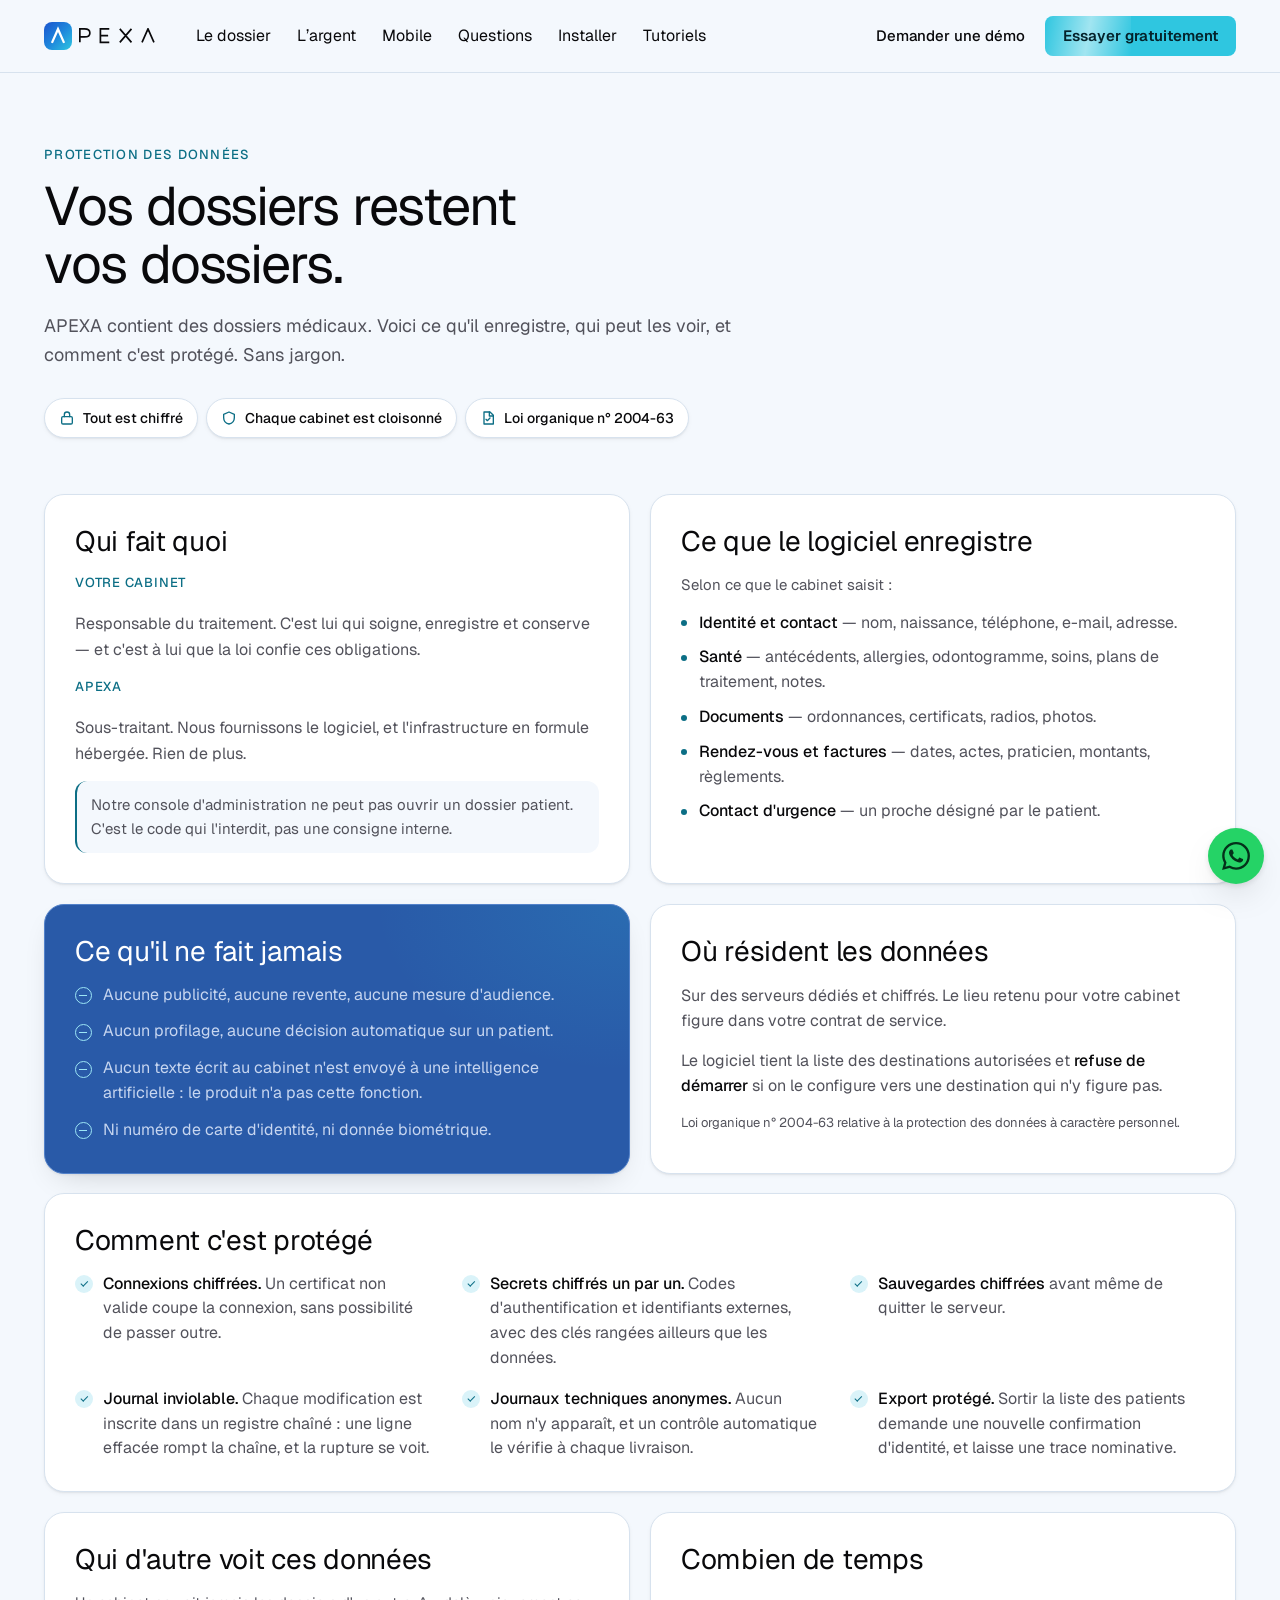
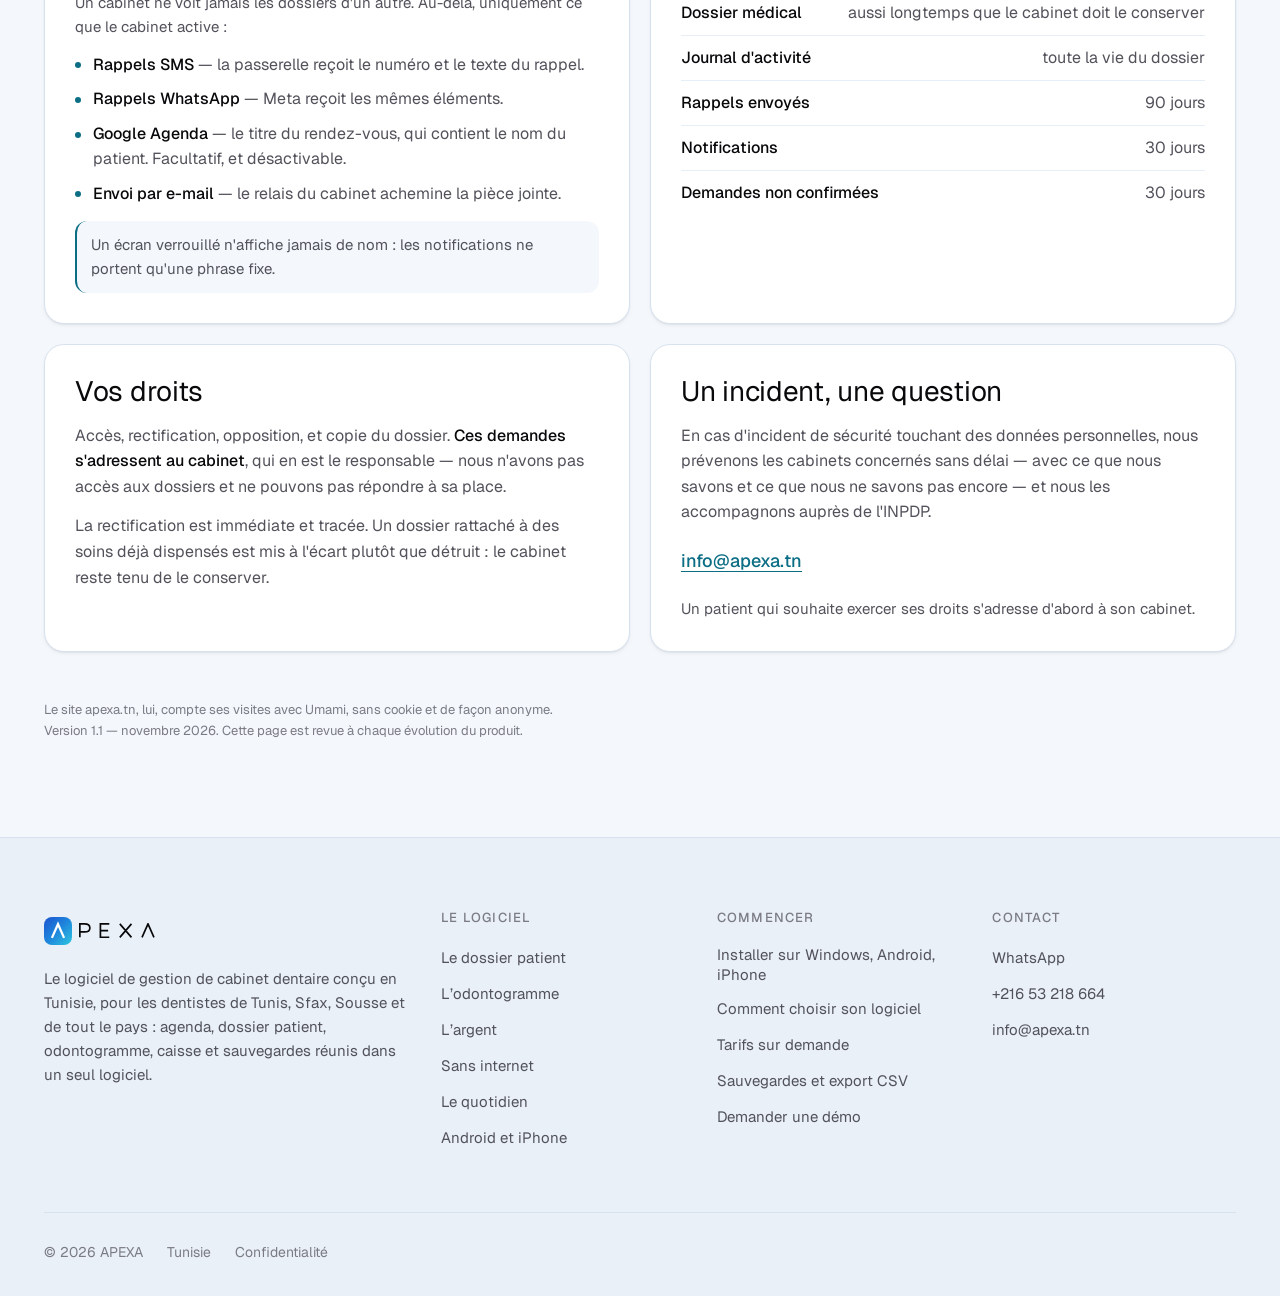
<file: confidentialite.html>
<!doctype html>
<html lang="fr" class="no-js">
<head>
<meta charset="utf-8">
<meta name="viewport" content="width=device-width, initial-scale=1, viewport-fit=cover">
<title>Confidentialité — APEXA</title>
<meta name="description" content="Ce qu'APEXA enregistre, qui y accède, combien de temps c'est conservé et comment c'est protégé. En clair, sans jargon.">
<meta name="theme-color" content="#295AA8">

<link rel="canonical" href="https://apexa.tn/confidentialite.html">

<link rel="icon" href="favicon.ico" sizes="48x48">
<link rel="icon" href="favicon.svg" type="image/svg+xml">
<link rel="icon" href="icon-192.png" sizes="192x192" type="image/png">
<link rel="apple-touch-icon" href="apple-touch-icon.png">

<meta property="og:type" content="website">
<meta property="og:locale" content="fr_TN">
<meta property="og:site_name" content="APEXA">
<meta property="og:title" content="Confidentialité — APEXA">
<meta property="og:description" content="Ce qu'APEXA enregistre, qui y accède, combien de temps c'est conservé et comment c'est protégé. En clair, sans jargon.">
<meta property="og:url" content="https://apexa.tn/confidentialite.html">

<meta property="og:image" content="https://apexa.tn/assets/img/og-card.jpg">
<meta property="og:image:width" content="1200">
<meta property="og:image:height" content="630">
<meta name="twitter:card" content="summary_large_image">

<link rel="preconnect" href="https://fonts.googleapis.com">
<link rel="preconnect" href="https://fonts.gstatic.com" crossorigin>
<link rel="stylesheet" href="https://fonts.googleapis.com/css2?family=Geist:wght@400;500;600&display=swap">
<link rel="stylesheet" href="assets/site.css">


<script defer src="https://cloud.umami.is/script.js" data-website-id="6329eae5-648b-4e2e-ba49-e11602158e03" data-domains="apexa.tn,www.apexa.tn"></script>


<script type="application/ld+json">{"@context":"https://schema.org","@graph":[{"@type":"WebPage","@id":"https://apexa.tn/confidentialite.html#page","url":"https://apexa.tn/confidentialite.html","name":"Confidentialité","description":"Ce qu'APEXA enregistre, qui y accède, combien de temps c'est conservé et comment c'est protégé. En clair, sans jargon.","inLanguage":"fr","isPartOf":{"@id":"https://apexa.tn/#website"},"publisher":{"@id":"https://apexa.tn/#organization"},"breadcrumb":{"@id":"https://apexa.tn/confidentialite.html#fil"}},{"@type":"BreadcrumbList","@id":"https://apexa.tn/confidentialite.html#fil","itemListElement":[{"@type":"ListItem","position":1,"name":"APEXA","item":"https://apexa.tn/"},{"@type":"ListItem","position":2,"name":"Confidentialité"}]}]}</script>
</head>
<body class="">

<a class="skip" href="#main">Aller au contenu</a>
<div id="top-sentinel" aria-hidden="true" style="position:absolute;top:0;height:1px;width:1px"></div>


<header class="topbar on-light">
  <div class="wrap topbar-in">

    <a class="brand" href="index.html" aria-label="APEXA">
      <span class="mark" aria-hidden="true">
        <svg viewBox="0 0 512 512" fill="currentColor" aria-hidden="true"><path d="M 126.15 373.14 L 256.00 79.93 L 385.85 373.14 L 348.36 389.74 L 256.00 181.20 L 163.65 389.74 Z"/></svg>
      </span>
      <svg class="word" viewBox="325.4 72.35 393.4 78.8" aria-hidden="true"><path d="M 329.80 146.75 L 329.80 76.75 L 353.70 76.75 C 370.90 76.75 381.80 84.75 381.80 97.75 C 381.80 110.75 370.90 118.75 353.70 118.75 L 329.80 118.75 M 482.50 76.75 L 436.50 76.75 L 436.50 146.75 L 482.50 146.75 M 436.50 111.75 L 476.50 111.75 M 537.20 76.75 L 597.70 146.75 M 597.70 76.75 L 537.20 146.75 M 652.40 146.75 L 683.40 76.75 L 714.40 146.75" fill="none" stroke="currentColor" stroke-width="8.80" stroke-linejoin="miter"/></svg>
    </a>

    <nav class="nav" aria-label="Principal">
      <a href="index.html#dossier" data-nav="dossier">Le dossier</a>
      <a href="index.html#argent" data-nav="argent">L’argent</a>
      <a href="index.html#mobile" data-nav="mobile">Mobile</a>
      <a href="index.html#faq" data-nav="faq">Questions</a>
      <a href="index.html#telecharger" data-nav="telecharger">Installer</a>
      <a href="tutoriels.html" data-nav="tutoriels">Tutoriels</a>
    </nav>

    
    <div class="topbar-cta">
      <a class="topbar-link" href="index.html#demande">Demander une démo</a>
      <a class="btn btn-primary" href="index.html#telecharger">Essayer gratuitement</a>
    </div>

    <button class="burger" id="burger" type="button" aria-expanded="false" aria-controls="drawer">
      <span class="sr-only">Ouvrir le menu</span>
      <svg viewBox="0 0 24 24" fill="none" stroke="currentColor" stroke-width="2" stroke-linecap="round" aria-hidden="true"><path d="M4 7h16M4 12h16M4 17h16"/></svg>
    </button>
  </div>
</header>

<div class="drawer" id="drawer" data-open="false">
  <div class="wrap drawer-top">
    <a class="brand" href="index.html" aria-label="APEXA">
      <span class="mark" aria-hidden="true">
        <svg viewBox="0 0 512 512" fill="currentColor" aria-hidden="true"><path d="M 126.15 373.14 L 256.00 79.93 L 385.85 373.14 L 348.36 389.74 L 256.00 181.20 L 163.65 389.74 Z"/></svg>
      </span>
      <svg class="word" viewBox="325.4 72.35 393.4 78.8" aria-hidden="true"><path d="M 329.80 146.75 L 329.80 76.75 L 353.70 76.75 C 370.90 76.75 381.80 84.75 381.80 97.75 C 381.80 110.75 370.90 118.75 353.70 118.75 L 329.80 118.75 M 482.50 76.75 L 436.50 76.75 L 436.50 146.75 L 482.50 146.75 M 436.50 111.75 L 476.50 111.75 M 537.20 76.75 L 597.70 146.75 M 597.70 76.75 L 537.20 146.75 M 652.40 146.75 L 683.40 76.75 L 714.40 146.75" fill="none" stroke="currentColor" stroke-width="8.80" stroke-linejoin="miter"/></svg>
    </a>
    <button class="burger" id="drawer-close" type="button" style="margin-inline-start:auto">
      <span class="sr-only">Fermer le menu</span>
      <svg viewBox="0 0 24 24" fill="none" stroke="currentColor" stroke-width="2" stroke-linecap="round" aria-hidden="true"><path d="M6 6l12 12M18 6L6 18"/></svg>
    </button>
  </div>
  <div class="wrap drawer-body">
    <nav aria-label="Menu">
      <a href="index.html#dossier">Le dossier</a>
      <a href="index.html#argent">L’argent</a>
      <a href="index.html#avant-avec">Le quotidien</a>
      <a href="index.html#mobile">Mobile</a>
      <a href="index.html#faq">Questions</a>
      <a href="index.html#telecharger">Installer</a>
      <a href="tutoriels.html">Tutoriels</a>
      <a href="index.html#contact">Contact</a>
    </nav>
    <div class="drawer-actions">
      <a class="btn btn-primary" href="index.html#telecharger">Essayer gratuitement</a>
      <a class="btn btn-ghost" href="index.html#demande">Demander une démo</a>
      <a class="demo-pill demo-pill--block" href="https://demo.apexa.tn" target="_blank" rel="noopener">
        <span class="demo-pill__dot" aria-hidden="true"></span>
        <span class="demo-pill__label">Visiter la démo en direct</span>
        <span class="demo-pill__text">Visitez un cabinet fictif, sans inscription</span>
        <svg class="demo-pill__arrow" viewBox="0 0 24 24" fill="none" stroke="currentColor" stroke-width="2.2" stroke-linecap="round" stroke-linejoin="round" aria-hidden="true"><path d="M5 12h14M13 6l6 6-6 6"/></svg>
      </a>
    </div>
  </div>
</div>


<main id="main">




<section class="cp">
  <div class="wrap">

    <header class="cp-head">
      <p class="cp-eyebrow rise">Protection des données</p>
      <h1 class="cp-h1 rise d1">Vos dossiers restent vos dossiers.</h1>
      <p class="cp-lede rise d2">
        APEXA contient des dossiers médicaux. Voici ce qu'il enregistre, qui peut les voir, et comment
        c'est protégé. Sans jargon.
      </p>

      <ul class="cp-chips rise d3">
        <li>
          <svg viewBox="0 0 24 24" fill="none" stroke="currentColor" stroke-width="2" stroke-linecap="round" stroke-linejoin="round" aria-hidden="true"><rect x="4" y="10" width="16" height="11" rx="2"/><path d="M8 10V7a4 4 0 0 1 8 0v3"/></svg>
          Tout est chiffré
        </li>
        <li>
          <svg viewBox="0 0 24 24" fill="none" stroke="currentColor" stroke-width="2" stroke-linecap="round" stroke-linejoin="round" aria-hidden="true"><path d="M12 3 4 6.5v5c0 4.6 3.2 8.4 8 9.5 4.8-1.1 8-4.9 8-9.5v-5Z"/></svg>
          Chaque cabinet est cloisonné
        </li>
        <li>
          <svg viewBox="0 0 24 24" fill="none" stroke="currentColor" stroke-width="2" stroke-linecap="round" stroke-linejoin="round" aria-hidden="true"><path d="M6 3h9l5 5v13H6Z"/><path d="M14 3v6h6"/><path d="m9 14 2 2 4-4"/></svg>
          Loi organique n°&nbsp;2004-63
        </li>
      </ul>
    </header>

    <div class="cp-grid">

      
      <article class="cp-card rise">
        <h2>Qui fait quoi</h2>
        <dl class="cp-duo">
          <dt>Votre cabinet</dt>
          <dd>Responsable du traitement. C'est lui qui soigne, enregistre et conserve — et c'est à lui que la loi confie ces obligations.</dd>
          <dt>APEXA</dt>
          <dd>Sous-traitant. Nous fournissons le logiciel, et l'infrastructure en formule hébergée. Rien de plus.</dd>
        </dl>
        <p class="cp-key">
          Notre console d'administration ne peut pas ouvrir un dossier patient. C'est le code qui
          l'interdit, pas une consigne interne.
        </p>
      </article>
      
      <article class="cp-card rise">
        <h2>Ce que le logiciel enregistre</h2>
        <p class="cp-sub">Selon ce que le cabinet saisit&nbsp;:</p>
        <ul class="cp-list">
          <li><b>Identité et contact</b> — nom, naissance, téléphone, e-mail, adresse.</li>
          <li><b>Santé</b> — antécédents, allergies, odontogramme, soins, plans de traitement, notes.</li>
          <li><b>Documents</b> — ordonnances, certificats, radios, photos.</li>
          <li><b>Rendez-vous et factures</b> — dates, actes, praticien, montants, règlements.</li>
          <li><b>Contact d'urgence</b> — un proche désigné par le patient.</li>
        </ul>
      </article>
      
      <article class="cp-card cp-card--ink rise">
        <h2>Ce qu'il ne fait jamais</h2>
        <ul class="cp-nos">
          <li>Aucune publicité, aucune revente, aucune mesure d'audience.</li>
          <li>Aucun profilage, aucune décision automatique sur un patient.</li>
          <li>Aucun texte écrit au cabinet n'est envoyé à une intelligence artificielle&nbsp;: le produit n'a pas cette fonction.</li>
          <li>Ni numéro de carte d'identité, ni donnée biométrique.</li>
        </ul>
      </article>
      
      <article class="cp-card rise">
        <h2>Où résident les données</h2>
        <p>
          Sur des serveurs dédiés et chiffrés. Le lieu retenu pour votre cabinet figure dans votre
          contrat de service.
        </p>
        <p>
          Le logiciel tient la liste des destinations autorisées et <b>refuse de démarrer</b> si on le
          configure vers une destination qui n'y figure pas.
        </p>
        <p class="cp-law">
          Loi organique n°&nbsp;2004-63 relative à la protection des données à caractère personnel.
        </p>
      </article>
      
      <article class="cp-card cp-card--wide rise">
        <h2>Comment c'est protégé</h2>
        <ul class="cp-shield">
          <li><i aria-hidden="true"></i><b>Connexions chiffrées.</b> Un certificat non valide coupe la connexion, sans possibilité de passer outre.</li>
          <li><i aria-hidden="true"></i><b>Secrets chiffrés un par un.</b> Codes d'authentification et identifiants externes, avec des clés rangées ailleurs que les données.</li>
          <li><i aria-hidden="true"></i><b>Sauvegardes chiffrées</b> avant même de quitter le serveur.</li>
          <li><i aria-hidden="true"></i><b>Journal inviolable.</b> Chaque modification est inscrite dans un registre chaîné&nbsp;: une ligne effacée rompt la chaîne, et la rupture se voit.</li>
          <li><i aria-hidden="true"></i><b>Journaux techniques anonymes.</b> Aucun nom n'y apparaît, et un contrôle automatique le vérifie à chaque livraison.</li>
          <li><i aria-hidden="true"></i><b>Export protégé.</b> Sortir la liste des patients demande une nouvelle confirmation d'identité, et laisse une trace nominative.</li>
        </ul>
      </article>
      
      <article class="cp-card rise">
        <h2>Qui d'autre voit ces données</h2>
        <p class="cp-sub">Un cabinet ne voit jamais les dossiers d'un autre. Au-delà, uniquement ce que le cabinet active&nbsp;:</p>
        <ul class="cp-list">
          <li><b>Rappels SMS</b> — la passerelle reçoit le numéro et le texte du rappel.</li>
          <li><b>Rappels WhatsApp</b> — Meta reçoit les mêmes éléments.</li>
          <li><b>Google Agenda</b> — le titre du rendez-vous, qui contient le nom du patient. Facultatif, et désactivable.</li>
          <li><b>Envoi par e-mail</b> — le relais du cabinet achemine la pièce jointe.</li>
        </ul>
        <p class="cp-key">Un écran verrouillé n'affiche jamais de nom&nbsp;: les notifications ne portent qu'une phrase fixe.</p>
      </article>
      
      <article class="cp-card rise">
        <h2>Combien de temps</h2>
        <ul class="cp-times">
          <li><b>Dossier médical</b><span>aussi longtemps que le cabinet doit le conserver</span></li>
          <li><b>Journal d'activité</b><span>toute la vie du dossier</span></li>
          <li><b>Rappels envoyés</b><span>90 jours</span></li>
          <li><b>Notifications</b><span>30 jours</span></li>
          <li><b>Demandes non confirmées</b><span>30 jours</span></li>
        </ul>
      </article>
      
      <article class="cp-card rise">
        <h2>Vos droits</h2>
        <p>
          Accès, rectification, opposition, et copie du dossier. <b>Ces demandes s'adressent au
          cabinet</b>, qui en est le responsable — nous n'avons pas accès aux dossiers et ne pouvons pas
          répondre à sa place.
        </p>
        <p>
          La rectification est immédiate et tracée. Un dossier rattaché à des soins déjà dispensés est
          mis à l'écart plutôt que détruit&nbsp;: le cabinet reste tenu de le conserver.
        </p>
      </article>
      
      <article class="cp-card cp-card--contact rise">
        <h2>Un incident, une question</h2>
        <p>
          En cas d'incident de sécurité touchant des données personnelles, nous prévenons les cabinets
          concernés sans délai — avec ce que nous savons et ce que nous ne savons pas encore — et nous
          les accompagnons auprès de l'INPDP.
        </p>
        <p class="cp-mail">
          <a href="mailto:info@apexa.tn?subject=Confidentialit%C3%A9%20APEXA">info@apexa.tn</a>
        </p>
        <p class="cp-sub">Un patient qui souhaite exercer ses droits s'adresse d'abord à son cabinet.</p>
      </article>

    </div>

    <p class="cp-version">Le site apexa.tn, lui, compte ses visites avec Umami, sans cookie et de façon anonyme.<br>
      Version 1.1 — novembre 2026. Cette page est revue à chaque évolution du produit.</p>

  </div>
</section>

</main>

<footer class="footer">
  <div class="wrap">
    <div class="footer-cols">

      <div class="footer-brand">
        <a class="brand" href="index.html" aria-label="APEXA">
          <span class="mark" aria-hidden="true">
            <svg viewBox="0 0 512 512" fill="currentColor" aria-hidden="true"><path d="M 126.15 373.14 L 256.00 79.93 L 385.85 373.14 L 348.36 389.74 L 256.00 181.20 L 163.65 389.74 Z"/></svg>
          </span>
          <svg class="word" viewBox="325.4 72.35 393.4 78.8" aria-hidden="true"><path d="M 329.80 146.75 L 329.80 76.75 L 353.70 76.75 C 370.90 76.75 381.80 84.75 381.80 97.75 C 381.80 110.75 370.90 118.75 353.70 118.75 L 329.80 118.75 M 482.50 76.75 L 436.50 76.75 L 436.50 146.75 L 482.50 146.75 M 436.50 111.75 L 476.50 111.75 M 537.20 76.75 L 597.70 146.75 M 597.70 76.75 L 537.20 146.75 M 652.40 146.75 L 683.40 76.75 L 714.40 146.75" fill="none" stroke="currentColor" stroke-width="8.80" stroke-linejoin="miter"/></svg>
        </a>
        
        <p>Le logiciel de gestion de cabinet dentaire conçu en Tunisie, pour les dentistes de Tunis, Sfax, Sousse et de tout le pays : agenda, dossier patient, odontogramme, caisse et sauvegardes réunis dans un seul logiciel.</p>
      </div>

      <div>
        <h4>Le logiciel</h4>
        <ul>
          <li><a href="index.html#dossier">Le dossier patient</a></li>
          <li><a href="odontogramme.html">L’odontogramme</a></li>
          <li><a href="index.html#argent">L’argent</a></li>
          <li><a href="logiciel-dentaire-hors-ligne.html">Sans internet</a></li>
          <li><a href="index.html#avant-avec">Le quotidien</a></li>
          <li><a href="index.html#mobile">Android et iPhone</a></li>
        </ul>
      </div>

      <div>
        <h4>Commencer</h4>
        <ul>
          <li><a href="index.html#telecharger">Installer sur Windows, Android, iPhone</a></li>
          <li><a href="guide-choisir-logiciel-cabinet-dentaire.html">Comment choisir son logiciel</a></li>
          <li><a href="index.html#demande">Tarifs sur demande</a></li>
          <li><a href="index.html#faq">Sauvegardes et export CSV</a></li>
          <li><a href="index.html#demande">Demander une démo</a></li>
        </ul>
      </div>

      <div>
        <h4>Contact</h4>
        <ul>
          <li><a href="https://wa.me/21651230456?text=Bonjour%2C%20je%20voudrais%20en%20savoir%20plus%20sur%20APEXA." target="_blank" rel="noopener">WhatsApp</a></li>
          <li><a href="tel:+21653218664">+216 53 218 664</a></li>
          <li><a href="mailto:info@apexa.tn">info@apexa.tn</a></li>
        </ul>
      </div>

    </div>

    <div class="footer-base">
      <span>© 2026 APEXA</span>
      <span>Tunisie</span>
      <a href="confidentialite.html">Confidentialité</a>
    </div>
  </div>
</footer>



<div class="wa" id="wa">
  <div class="wa-card" id="wa-card" role="dialog" aria-labelledby="wa-t" hidden>
    <div class="wa-top">
      <p class="wa-t" id="wa-t">Une question&nbsp;?</p>
      <button class="wa-x" id="wa-x" type="button">
        <span class="sr-only">Fermer</span>
        <svg viewBox="0 0 24 24" fill="none" stroke="currentColor" stroke-width="2" stroke-linecap="round" aria-hidden="true"><path d="M6 6l12 12M18 6L6 18"/></svg>
      </button>
    </div>
    <a class="wa-go" href="https://wa.me/21651230456?text=Bonjour%2C%20je%20voudrais%20en%20savoir%20plus%20sur%20APEXA." target="_blank" rel="noopener">
      <svg viewBox="0 0 24 24" fill="currentColor" aria-hidden="true"><path d="M17.472 14.382c-.297-.149-1.758-.867-2.03-.967-.273-.099-.471-.148-.67.15-.197.297-.767.966-.94 1.164-.173.199-.347.223-.644.075-.297-.15-1.255-.463-2.39-1.475-.883-.788-1.48-1.761-1.653-2.059-.173-.297-.018-.458.13-.606.134-.133.298-.347.446-.52.149-.174.198-.298.298-.497.099-.198.05-.371-.025-.52-.075-.149-.669-1.612-.916-2.207-.242-.579-.487-.5-.669-.51-.173-.008-.371-.01-.57-.01-.198 0-.52.074-.792.372-.272.297-1.04 1.016-1.04 2.479 0 1.462 1.065 2.875 1.213 3.074.149.198 2.096 3.2 5.077 4.487.709.306 1.262.489 1.694.625.712.227 1.36.195 1.871.118.571-.085 1.758-.719 2.006-1.413.248-.694.248-1.289.173-1.413-.074-.124-.272-.198-.57-.347m-5.421 7.403h-.004a9.87 9.87 0 01-5.031-1.378l-.361-.214-3.741.982.998-3.648-.235-.374a9.86 9.86 0 01-1.51-5.26c.001-5.45 4.436-9.884 9.888-9.884 2.64 0 5.122 1.03 6.988 2.898a9.825 9.825 0 012.893 6.994c-.003 5.45-4.437 9.884-9.885 9.884m8.413-18.297A11.815 11.815 0 0012.05 0C5.495 0 .16 5.335.157 11.892c0 2.096.547 4.142 1.588 5.945L.057 24l6.305-1.654a11.882 11.882 0 005.683 1.448h.005c6.554 0 11.89-5.335 11.893-11.893a11.821 11.821 0 00-3.48-8.413Z"/></svg>
      Écrire sur WhatsApp
    </a>
    <a class="wa-row" href="tel:+21653218664">
      <svg viewBox="0 0 24 24" fill="none" stroke="currentColor" stroke-width="2" stroke-linecap="round" stroke-linejoin="round" aria-hidden="true"><path d="M22 16.92v3a2 2 0 0 1-2.18 2 19.79 19.79 0 0 1-8.63-3.07 19.5 19.5 0 0 1-6-6 19.79 19.79 0 0 1-3.07-8.67A2 2 0 0 1 4.11 2h3a2 2 0 0 1 2 1.72 12.84 12.84 0 0 0 .7 2.81 2 2 0 0 1-.45 2.11L8.09 9.91a16 16 0 0 0 6 6l1.27-1.27a2 2 0 0 1 2.11-.45 12.84 12.84 0 0 0 2.81.7A2 2 0 0 1 22 16.92z"/></svg>
      <span>Appeler le <b>+216 53 218 664</b></span>
    </a>
    <a class="wa-row" href="mailto:info@apexa.tn">
      <svg viewBox="0 0 24 24" fill="none" stroke="currentColor" stroke-width="2" stroke-linecap="round" stroke-linejoin="round" aria-hidden="true"><rect x="2" y="4" width="20" height="16" rx="2"/><path d="m22 6-10 7L2 6"/></svg>
      <span>info@apexa.tn</span>
    </a>
  </div>
  <a class="wa-fab" id="wa-fab" href="https://wa.me/21651230456?text=Bonjour%2C%20je%20voudrais%20en%20savoir%20plus%20sur%20APEXA." target="_blank" rel="noopener">
    <span class="sr-only">Nous contacter</span>
    <svg viewBox="0 0 24 24" fill="currentColor" aria-hidden="true"><path d="M17.472 14.382c-.297-.149-1.758-.867-2.03-.967-.273-.099-.471-.148-.67.15-.197.297-.767.966-.94 1.164-.173.199-.347.223-.644.075-.297-.15-1.255-.463-2.39-1.475-.883-.788-1.48-1.761-1.653-2.059-.173-.297-.018-.458.13-.606.134-.133.298-.347.446-.52.149-.174.198-.298.298-.497.099-.198.05-.371-.025-.52-.075-.149-.669-1.612-.916-2.207-.242-.579-.487-.5-.669-.51-.173-.008-.371-.01-.57-.01-.198 0-.52.074-.792.372-.272.297-1.04 1.016-1.04 2.479 0 1.462 1.065 2.875 1.213 3.074.149.198 2.096 3.2 5.077 4.487.709.306 1.262.489 1.694.625.712.227 1.36.195 1.871.118.571-.085 1.758-.719 2.006-1.413.248-.694.248-1.289.173-1.413-.074-.124-.272-.198-.57-.347m-5.421 7.403h-.004a9.87 9.87 0 01-5.031-1.378l-.361-.214-3.741.982.998-3.648-.235-.374a9.86 9.86 0 01-1.51-5.26c.001-5.45 4.436-9.884 9.888-9.884 2.64 0 5.122 1.03 6.988 2.898a9.825 9.825 0 012.893 6.994c-.003 5.45-4.437 9.884-9.885 9.884m8.413-18.297A11.815 11.815 0 0012.05 0C5.495 0 .16 5.335.157 11.892c0 2.096.547 4.142 1.588 5.945L.057 24l6.305-1.654a11.882 11.882 0 005.683 1.448h.005c6.554 0 11.89-5.335 11.893-11.893a11.821 11.821 0 00-3.48-8.413Z"/></svg>
  </a>
</div>


<script>
document.addEventListener('click', function (e) {
  var a = e.target.closest && e.target.closest('a[href*="/api/meta/client-download"]')
  if (a && window.umami) window.umami.track(/\/android$/.test(a.getAttribute('href')) ? 'telecharger-android' : 'telecharger-windows')
  var d = e.target.closest && e.target.closest('a[href^="https://demo.apexa.tn"]')
  if (d && window.umami) window.umami.track('essayer-demo')
}, true)
</script>
<script src="assets/site.js" defer></script>
</body>
</html>
</file>
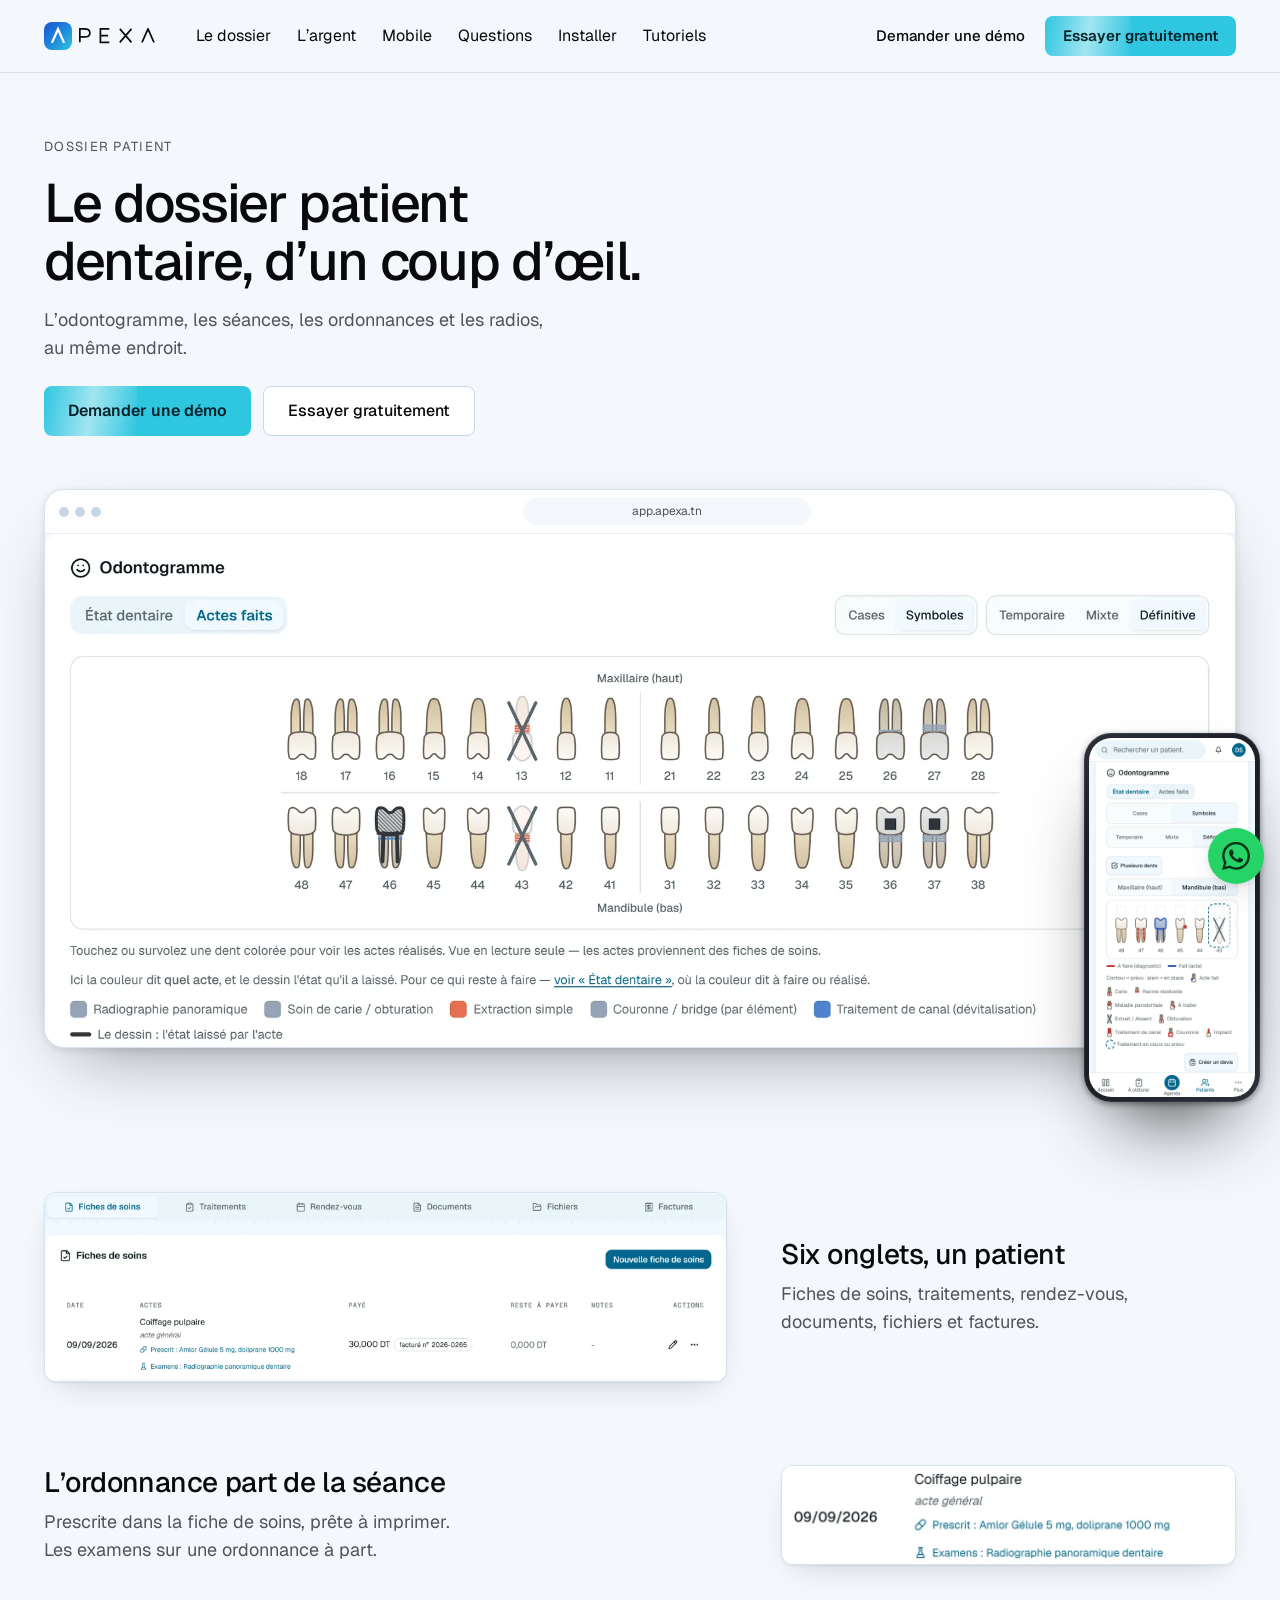
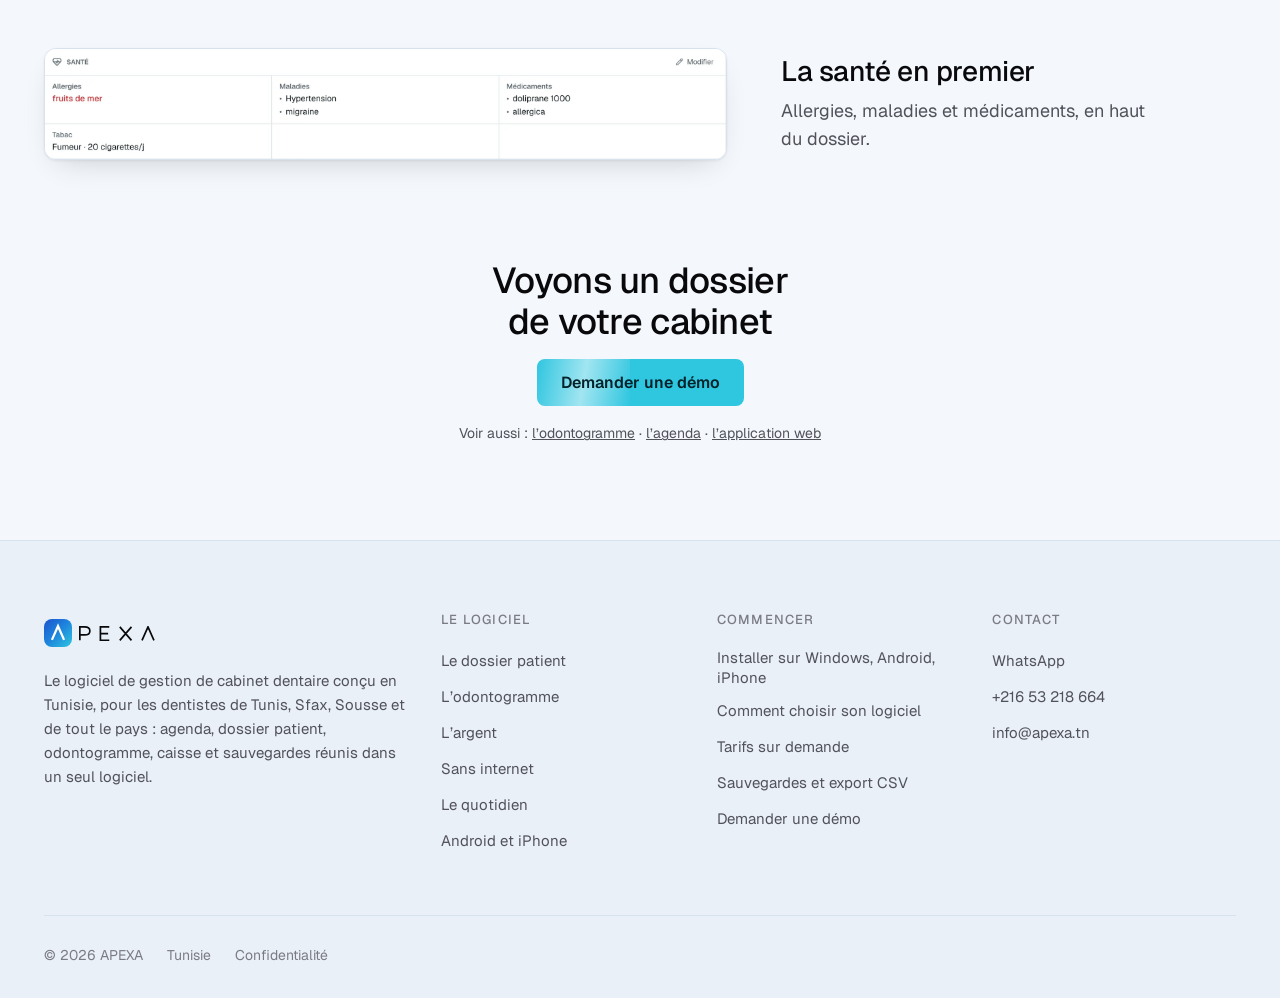
<file: dossier-patient-dentaire.html>
<!doctype html>
<html lang="fr" class="no-js">
<head>
<meta charset="utf-8">
<meta name="viewport" content="width=device-width, initial-scale=1, viewport-fit=cover">
<title>Dossier patient dentaire et ordonnances | APEXA</title>
<meta name="description" content="Le dossier patient du cabinet dentaire : odontogramme, fiches de soins, traitements, ordonnances, radios et documents, au même endroit.">
<meta name="theme-color" content="#295AA8">

<link rel="canonical" href="https://apexa.tn/dossier-patient-dentaire.html">

<link rel="icon" href="favicon.ico" sizes="48x48">
<link rel="icon" href="favicon.svg" type="image/svg+xml">
<link rel="icon" href="icon-192.png" sizes="192x192" type="image/png">
<link rel="apple-touch-icon" href="apple-touch-icon.png">

<meta property="og:type" content="website">
<meta property="og:locale" content="fr_TN">
<meta property="og:site_name" content="APEXA">
<meta property="og:title" content="Dossier patient dentaire et ordonnances | APEXA">
<meta property="og:description" content="Le dossier patient du cabinet dentaire : odontogramme, fiches de soins, traitements, ordonnances, radios et documents, au même endroit.">
<meta property="og:url" content="https://apexa.tn/dossier-patient-dentaire.html">

<meta property="og:image" content="https://apexa.tn/assets/img/og-card.jpg">
<meta property="og:image:width" content="1200">
<meta property="og:image:height" content="630">
<meta name="twitter:card" content="summary_large_image">

<link rel="preconnect" href="https://fonts.googleapis.com">
<link rel="preconnect" href="https://fonts.gstatic.com" crossorigin>
<link rel="stylesheet" href="https://fonts.googleapis.com/css2?family=Geist:wght@400;500;600&display=swap">
<link rel="stylesheet" href="assets/site.css">


<script defer src="https://cloud.umami.is/script.js" data-website-id="6329eae5-648b-4e2e-ba49-e11602158e03" data-domains="apexa.tn,www.apexa.tn"></script>


<script type="application/ld+json">{"@context":"https://schema.org","@graph":[{"@type":"WebPage","@id":"https://apexa.tn/dossier-patient-dentaire.html#page","url":"https://apexa.tn/dossier-patient-dentaire.html","name":"Dossier patient dentaire et ordonnances","description":"Le dossier patient du cabinet dentaire : odontogramme, fiches de soins, traitements, ordonnances, radios et documents, au même endroit.","inLanguage":"fr","isPartOf":{"@id":"https://apexa.tn/#website"},"about":{"@id":"https://apexa.tn/#logiciel"},"publisher":{"@id":"https://apexa.tn/#organization"},"primaryImageOfPage":{"@type":"ImageObject","url":"https://apexa.tn/assets/img/v-odonto-actes.webp"},"breadcrumb":{"@id":"https://apexa.tn/dossier-patient-dentaire.html#fil"}},{"@type":"BreadcrumbList","@id":"https://apexa.tn/dossier-patient-dentaire.html#fil","itemListElement":[{"@type":"ListItem","position":1,"name":"APEXA","item":"https://apexa.tn/"},{"@type":"ListItem","position":2,"name":"Dossier patient"}]}]}</script>
</head>
<body class="">

<a class="skip" href="#main">Aller au contenu</a>
<div id="top-sentinel" aria-hidden="true" style="position:absolute;top:0;height:1px;width:1px"></div>


<header class="topbar on-light">
  <div class="wrap topbar-in">

    <a class="brand" href="index.html" aria-label="APEXA">
      <span class="mark" aria-hidden="true">
        <svg viewBox="0 0 512 512" fill="currentColor" aria-hidden="true"><path d="M 126.15 373.14 L 256.00 79.93 L 385.85 373.14 L 348.36 389.74 L 256.00 181.20 L 163.65 389.74 Z"/></svg>
      </span>
      <svg class="word" viewBox="325.4 72.35 393.4 78.8" aria-hidden="true"><path d="M 329.80 146.75 L 329.80 76.75 L 353.70 76.75 C 370.90 76.75 381.80 84.75 381.80 97.75 C 381.80 110.75 370.90 118.75 353.70 118.75 L 329.80 118.75 M 482.50 76.75 L 436.50 76.75 L 436.50 146.75 L 482.50 146.75 M 436.50 111.75 L 476.50 111.75 M 537.20 76.75 L 597.70 146.75 M 597.70 76.75 L 537.20 146.75 M 652.40 146.75 L 683.40 76.75 L 714.40 146.75" fill="none" stroke="currentColor" stroke-width="8.80" stroke-linejoin="miter"/></svg>
    </a>

    <nav class="nav" aria-label="Principal">
      <a href="index.html#dossier" data-nav="dossier">Le dossier</a>
      <a href="index.html#argent" data-nav="argent">L’argent</a>
      <a href="index.html#mobile" data-nav="mobile">Mobile</a>
      <a href="index.html#faq" data-nav="faq">Questions</a>
      <a href="index.html#telecharger" data-nav="telecharger">Installer</a>
      <a href="tutoriels.html" data-nav="tutoriels">Tutoriels</a>
    </nav>

    
    <div class="topbar-cta">
      <a class="topbar-link" href="index.html#demande">Demander une démo</a>
      <a class="btn btn-primary" href="index.html#telecharger">Essayer gratuitement</a>
    </div>

    <button class="burger" id="burger" type="button" aria-expanded="false" aria-controls="drawer">
      <span class="sr-only">Ouvrir le menu</span>
      <svg viewBox="0 0 24 24" fill="none" stroke="currentColor" stroke-width="2" stroke-linecap="round" aria-hidden="true"><path d="M4 7h16M4 12h16M4 17h16"/></svg>
    </button>
  </div>
</header>

<div class="drawer" id="drawer" data-open="false">
  <div class="wrap drawer-top">
    <a class="brand" href="index.html" aria-label="APEXA">
      <span class="mark" aria-hidden="true">
        <svg viewBox="0 0 512 512" fill="currentColor" aria-hidden="true"><path d="M 126.15 373.14 L 256.00 79.93 L 385.85 373.14 L 348.36 389.74 L 256.00 181.20 L 163.65 389.74 Z"/></svg>
      </span>
      <svg class="word" viewBox="325.4 72.35 393.4 78.8" aria-hidden="true"><path d="M 329.80 146.75 L 329.80 76.75 L 353.70 76.75 C 370.90 76.75 381.80 84.75 381.80 97.75 C 381.80 110.75 370.90 118.75 353.70 118.75 L 329.80 118.75 M 482.50 76.75 L 436.50 76.75 L 436.50 146.75 L 482.50 146.75 M 436.50 111.75 L 476.50 111.75 M 537.20 76.75 L 597.70 146.75 M 597.70 76.75 L 537.20 146.75 M 652.40 146.75 L 683.40 76.75 L 714.40 146.75" fill="none" stroke="currentColor" stroke-width="8.80" stroke-linejoin="miter"/></svg>
    </a>
    <button class="burger" id="drawer-close" type="button" style="margin-inline-start:auto">
      <span class="sr-only">Fermer le menu</span>
      <svg viewBox="0 0 24 24" fill="none" stroke="currentColor" stroke-width="2" stroke-linecap="round" aria-hidden="true"><path d="M6 6l12 12M18 6L6 18"/></svg>
    </button>
  </div>
  <div class="wrap drawer-body">
    <nav aria-label="Menu">
      <a href="index.html#dossier">Le dossier</a>
      <a href="index.html#argent">L’argent</a>
      <a href="index.html#avant-avec">Le quotidien</a>
      <a href="index.html#mobile">Mobile</a>
      <a href="index.html#faq">Questions</a>
      <a href="index.html#telecharger">Installer</a>
      <a href="tutoriels.html">Tutoriels</a>
      <a href="index.html#contact">Contact</a>
    </nav>
    <div class="drawer-actions">
      <a class="btn btn-primary" href="index.html#telecharger">Essayer gratuitement</a>
      <a class="btn btn-ghost" href="index.html#demande">Demander une démo</a>
      <a class="demo-pill demo-pill--block" href="https://demo.apexa.tn" target="_blank" rel="noopener">
        <span class="demo-pill__dot" aria-hidden="true"></span>
        <span class="demo-pill__label">Visiter la démo en direct</span>
        <span class="demo-pill__text">Visitez un cabinet fictif, sans inscription</span>
        <svg class="demo-pill__arrow" viewBox="0 0 24 24" fill="none" stroke="currentColor" stroke-width="2.2" stroke-linecap="round" stroke-linejoin="round" aria-hidden="true"><path d="M5 12h14M13 6l6 6-6 6"/></svg>
      </a>
    </div>
  </div>
</div>


<main id="main">




<section class="vp">
  <div class="wrap">

    <header class="vp-head">
      <p class="eyebrow rise">Dossier patient</p>
      <h1 class="vp-h1 rise d1">Le dossier patient dentaire, d’un coup d’œil.</h1>
      <p class="vp-lede rise d2">L’odontogramme, les séances, les ordonnances et les radios, au même endroit.</p>
      <p class="vp-ctas rise d3">
        <a class="btn btn-primary" href="index.html#demande">Demander une démo</a>
        <a class="btn btn-ghost" href="index.html#telecharger">Essayer gratuitement</a>
      </p>
    </header>

    <div class="vp-stage rise d3">
      <figure class="vp-screen">
        <div class="vp-bar" aria-hidden="true"><span class="vp-dots"><i></i><i></i><i></i></span><span class="vp-url">app.apexa.tn</span></div>
        <img src="assets/img/v-odonto-actes.webp" width="2000" height="863" alt="Le dossier patient du logiciel dentaire APEXA : l’odontogramme, onglet Actes faits, avec chaque acte réalisé sur sa dent" fetchpriority="high">
      </figure>
      <figure class="vp-phone"><img src="assets/img/p-odonto.webp" width="780" height="1688" alt="L’odontogramme sur un téléphone" loading="lazy" decoding="async"></figure>
    </div>

    <div class="vp-rows">
      <div class="vp-row rise">
        <figure class="vp-shot"><img src="assets/img/v-onglets.webp" width="2000" height="552" alt="Les six onglets du dossier : fiches de soins, traitements, rendez-vous, documents, fichiers, factures" loading="lazy" decoding="async"></figure>
        <div class="vp-txt">
          <h2 class="vp-t">Six onglets, un patient</h2>
          <p class="vp-p">Fiches de soins, traitements, rendez-vous, documents, fichiers et factures.</p>
        </div>
      </div>
      <div class="vp-row rise">
        <figure class="vp-shot"><img src="assets/img/v-ordonnance.webp" width="916" height="197" alt="Une fiche de soins avec l’ordonnance prescrite et une demande de radiographie panoramique" loading="lazy" decoding="async"></figure>
        <div class="vp-txt">
          <h2 class="vp-t">L’ordonnance part de la séance</h2>
          <p class="vp-p">Prescrite dans la fiche de soins, prête à imprimer. Les examens sur une ordonnance à part.</p>
        </div>
      </div>
      <div class="vp-row rise">
        <figure class="vp-shot"><img src="assets/img/v-sante.webp" width="2000" height="324" alt="La santé du patient en haut du dossier : allergies, maladies, médicaments, tabac" loading="lazy" decoding="async"></figure>
        <div class="vp-txt">
          <h2 class="vp-t">La santé en premier</h2>
          <p class="vp-p">Allergies, maladies et médicaments, en haut du dossier.</p>
        </div>
      </div>
    </div>

    <div class="vp-end rise">
      <h2>Voyons un dossier de votre cabinet</h2>
      <a class="btn btn-primary" href="index.html#demande">Demander une démo</a>
      <p class="vp-more">Voir aussi&nbsp;: <a href="odontogramme.html">l’odontogramme</a> · <a href="agenda-rendez-vous-cabinet-dentaire.html">l’agenda</a> · <a href="application-web-cabinet-dentaire.html">l’application web</a></p>
    </div>

  </div>
</section>

</main>

<footer class="footer">
  <div class="wrap">
    <div class="footer-cols">

      <div class="footer-brand">
        <a class="brand" href="index.html" aria-label="APEXA">
          <span class="mark" aria-hidden="true">
            <svg viewBox="0 0 512 512" fill="currentColor" aria-hidden="true"><path d="M 126.15 373.14 L 256.00 79.93 L 385.85 373.14 L 348.36 389.74 L 256.00 181.20 L 163.65 389.74 Z"/></svg>
          </span>
          <svg class="word" viewBox="325.4 72.35 393.4 78.8" aria-hidden="true"><path d="M 329.80 146.75 L 329.80 76.75 L 353.70 76.75 C 370.90 76.75 381.80 84.75 381.80 97.75 C 381.80 110.75 370.90 118.75 353.70 118.75 L 329.80 118.75 M 482.50 76.75 L 436.50 76.75 L 436.50 146.75 L 482.50 146.75 M 436.50 111.75 L 476.50 111.75 M 537.20 76.75 L 597.70 146.75 M 597.70 76.75 L 537.20 146.75 M 652.40 146.75 L 683.40 76.75 L 714.40 146.75" fill="none" stroke="currentColor" stroke-width="8.80" stroke-linejoin="miter"/></svg>
        </a>
        
        <p>Le logiciel de gestion de cabinet dentaire conçu en Tunisie, pour les dentistes de Tunis, Sfax, Sousse et de tout le pays : agenda, dossier patient, odontogramme, caisse et sauvegardes réunis dans un seul logiciel.</p>
      </div>

      <div>
        <h4>Le logiciel</h4>
        <ul>
          <li><a href="index.html#dossier">Le dossier patient</a></li>
          <li><a href="odontogramme.html">L’odontogramme</a></li>
          <li><a href="index.html#argent">L’argent</a></li>
          <li><a href="logiciel-dentaire-hors-ligne.html">Sans internet</a></li>
          <li><a href="index.html#avant-avec">Le quotidien</a></li>
          <li><a href="index.html#mobile">Android et iPhone</a></li>
        </ul>
      </div>

      <div>
        <h4>Commencer</h4>
        <ul>
          <li><a href="index.html#telecharger">Installer sur Windows, Android, iPhone</a></li>
          <li><a href="guide-choisir-logiciel-cabinet-dentaire.html">Comment choisir son logiciel</a></li>
          <li><a href="index.html#demande">Tarifs sur demande</a></li>
          <li><a href="index.html#faq">Sauvegardes et export CSV</a></li>
          <li><a href="index.html#demande">Demander une démo</a></li>
        </ul>
      </div>

      <div>
        <h4>Contact</h4>
        <ul>
          <li><a href="https://wa.me/21651230456?text=Bonjour%2C%20je%20voudrais%20en%20savoir%20plus%20sur%20APEXA." target="_blank" rel="noopener">WhatsApp</a></li>
          <li><a href="tel:+21653218664">+216 53 218 664</a></li>
          <li><a href="mailto:info@apexa.tn">info@apexa.tn</a></li>
        </ul>
      </div>

    </div>

    <div class="footer-base">
      <span>© 2026 APEXA</span>
      <span>Tunisie</span>
      <a href="confidentialite.html">Confidentialité</a>
    </div>
  </div>
</footer>



<div class="wa" id="wa">
  <div class="wa-card" id="wa-card" role="dialog" aria-labelledby="wa-t" hidden>
    <div class="wa-top">
      <p class="wa-t" id="wa-t">Une question&nbsp;?</p>
      <button class="wa-x" id="wa-x" type="button">
        <span class="sr-only">Fermer</span>
        <svg viewBox="0 0 24 24" fill="none" stroke="currentColor" stroke-width="2" stroke-linecap="round" aria-hidden="true"><path d="M6 6l12 12M18 6L6 18"/></svg>
      </button>
    </div>
    <a class="wa-go" href="https://wa.me/21651230456?text=Bonjour%2C%20je%20voudrais%20en%20savoir%20plus%20sur%20APEXA." target="_blank" rel="noopener">
      <svg viewBox="0 0 24 24" fill="currentColor" aria-hidden="true"><path d="M17.472 14.382c-.297-.149-1.758-.867-2.03-.967-.273-.099-.471-.148-.67.15-.197.297-.767.966-.94 1.164-.173.199-.347.223-.644.075-.297-.15-1.255-.463-2.39-1.475-.883-.788-1.48-1.761-1.653-2.059-.173-.297-.018-.458.13-.606.134-.133.298-.347.446-.52.149-.174.198-.298.298-.497.099-.198.05-.371-.025-.52-.075-.149-.669-1.612-.916-2.207-.242-.579-.487-.5-.669-.51-.173-.008-.371-.01-.57-.01-.198 0-.52.074-.792.372-.272.297-1.04 1.016-1.04 2.479 0 1.462 1.065 2.875 1.213 3.074.149.198 2.096 3.2 5.077 4.487.709.306 1.262.489 1.694.625.712.227 1.36.195 1.871.118.571-.085 1.758-.719 2.006-1.413.248-.694.248-1.289.173-1.413-.074-.124-.272-.198-.57-.347m-5.421 7.403h-.004a9.87 9.87 0 01-5.031-1.378l-.361-.214-3.741.982.998-3.648-.235-.374a9.86 9.86 0 01-1.51-5.26c.001-5.45 4.436-9.884 9.888-9.884 2.64 0 5.122 1.03 6.988 2.898a9.825 9.825 0 012.893 6.994c-.003 5.45-4.437 9.884-9.885 9.884m8.413-18.297A11.815 11.815 0 0012.05 0C5.495 0 .16 5.335.157 11.892c0 2.096.547 4.142 1.588 5.945L.057 24l6.305-1.654a11.882 11.882 0 005.683 1.448h.005c6.554 0 11.89-5.335 11.893-11.893a11.821 11.821 0 00-3.48-8.413Z"/></svg>
      Écrire sur WhatsApp
    </a>
    <a class="wa-row" href="tel:+21653218664">
      <svg viewBox="0 0 24 24" fill="none" stroke="currentColor" stroke-width="2" stroke-linecap="round" stroke-linejoin="round" aria-hidden="true"><path d="M22 16.92v3a2 2 0 0 1-2.18 2 19.79 19.79 0 0 1-8.63-3.07 19.5 19.5 0 0 1-6-6 19.79 19.79 0 0 1-3.07-8.67A2 2 0 0 1 4.11 2h3a2 2 0 0 1 2 1.72 12.84 12.84 0 0 0 .7 2.81 2 2 0 0 1-.45 2.11L8.09 9.91a16 16 0 0 0 6 6l1.27-1.27a2 2 0 0 1 2.11-.45 12.84 12.84 0 0 0 2.81.7A2 2 0 0 1 22 16.92z"/></svg>
      <span>Appeler le <b>+216 53 218 664</b></span>
    </a>
    <a class="wa-row" href="mailto:info@apexa.tn">
      <svg viewBox="0 0 24 24" fill="none" stroke="currentColor" stroke-width="2" stroke-linecap="round" stroke-linejoin="round" aria-hidden="true"><rect x="2" y="4" width="20" height="16" rx="2"/><path d="m22 6-10 7L2 6"/></svg>
      <span>info@apexa.tn</span>
    </a>
  </div>
  <a class="wa-fab" id="wa-fab" href="https://wa.me/21651230456?text=Bonjour%2C%20je%20voudrais%20en%20savoir%20plus%20sur%20APEXA." target="_blank" rel="noopener">
    <span class="sr-only">Nous contacter</span>
    <svg viewBox="0 0 24 24" fill="currentColor" aria-hidden="true"><path d="M17.472 14.382c-.297-.149-1.758-.867-2.03-.967-.273-.099-.471-.148-.67.15-.197.297-.767.966-.94 1.164-.173.199-.347.223-.644.075-.297-.15-1.255-.463-2.39-1.475-.883-.788-1.48-1.761-1.653-2.059-.173-.297-.018-.458.13-.606.134-.133.298-.347.446-.52.149-.174.198-.298.298-.497.099-.198.05-.371-.025-.52-.075-.149-.669-1.612-.916-2.207-.242-.579-.487-.5-.669-.51-.173-.008-.371-.01-.57-.01-.198 0-.52.074-.792.372-.272.297-1.04 1.016-1.04 2.479 0 1.462 1.065 2.875 1.213 3.074.149.198 2.096 3.2 5.077 4.487.709.306 1.262.489 1.694.625.712.227 1.36.195 1.871.118.571-.085 1.758-.719 2.006-1.413.248-.694.248-1.289.173-1.413-.074-.124-.272-.198-.57-.347m-5.421 7.403h-.004a9.87 9.87 0 01-5.031-1.378l-.361-.214-3.741.982.998-3.648-.235-.374a9.86 9.86 0 01-1.51-5.26c.001-5.45 4.436-9.884 9.888-9.884 2.64 0 5.122 1.03 6.988 2.898a9.825 9.825 0 012.893 6.994c-.003 5.45-4.437 9.884-9.885 9.884m8.413-18.297A11.815 11.815 0 0012.05 0C5.495 0 .16 5.335.157 11.892c0 2.096.547 4.142 1.588 5.945L.057 24l6.305-1.654a11.882 11.882 0 005.683 1.448h.005c6.554 0 11.89-5.335 11.893-11.893a11.821 11.821 0 00-3.48-8.413Z"/></svg>
  </a>
</div>


<script>
document.addEventListener('click', function (e) {
  var a = e.target.closest && e.target.closest('a[href*="/api/meta/client-download"]')
  if (a && window.umami) window.umami.track(/\/android$/.test(a.getAttribute('href')) ? 'telecharger-android' : 'telecharger-windows')
  var d = e.target.closest && e.target.closest('a[href^="https://demo.apexa.tn"]')
  if (d && window.umami) window.umami.track('essayer-demo')
}, true)
</script>
<script src="assets/site.js" defer></script>
</body>
</html>
</file>
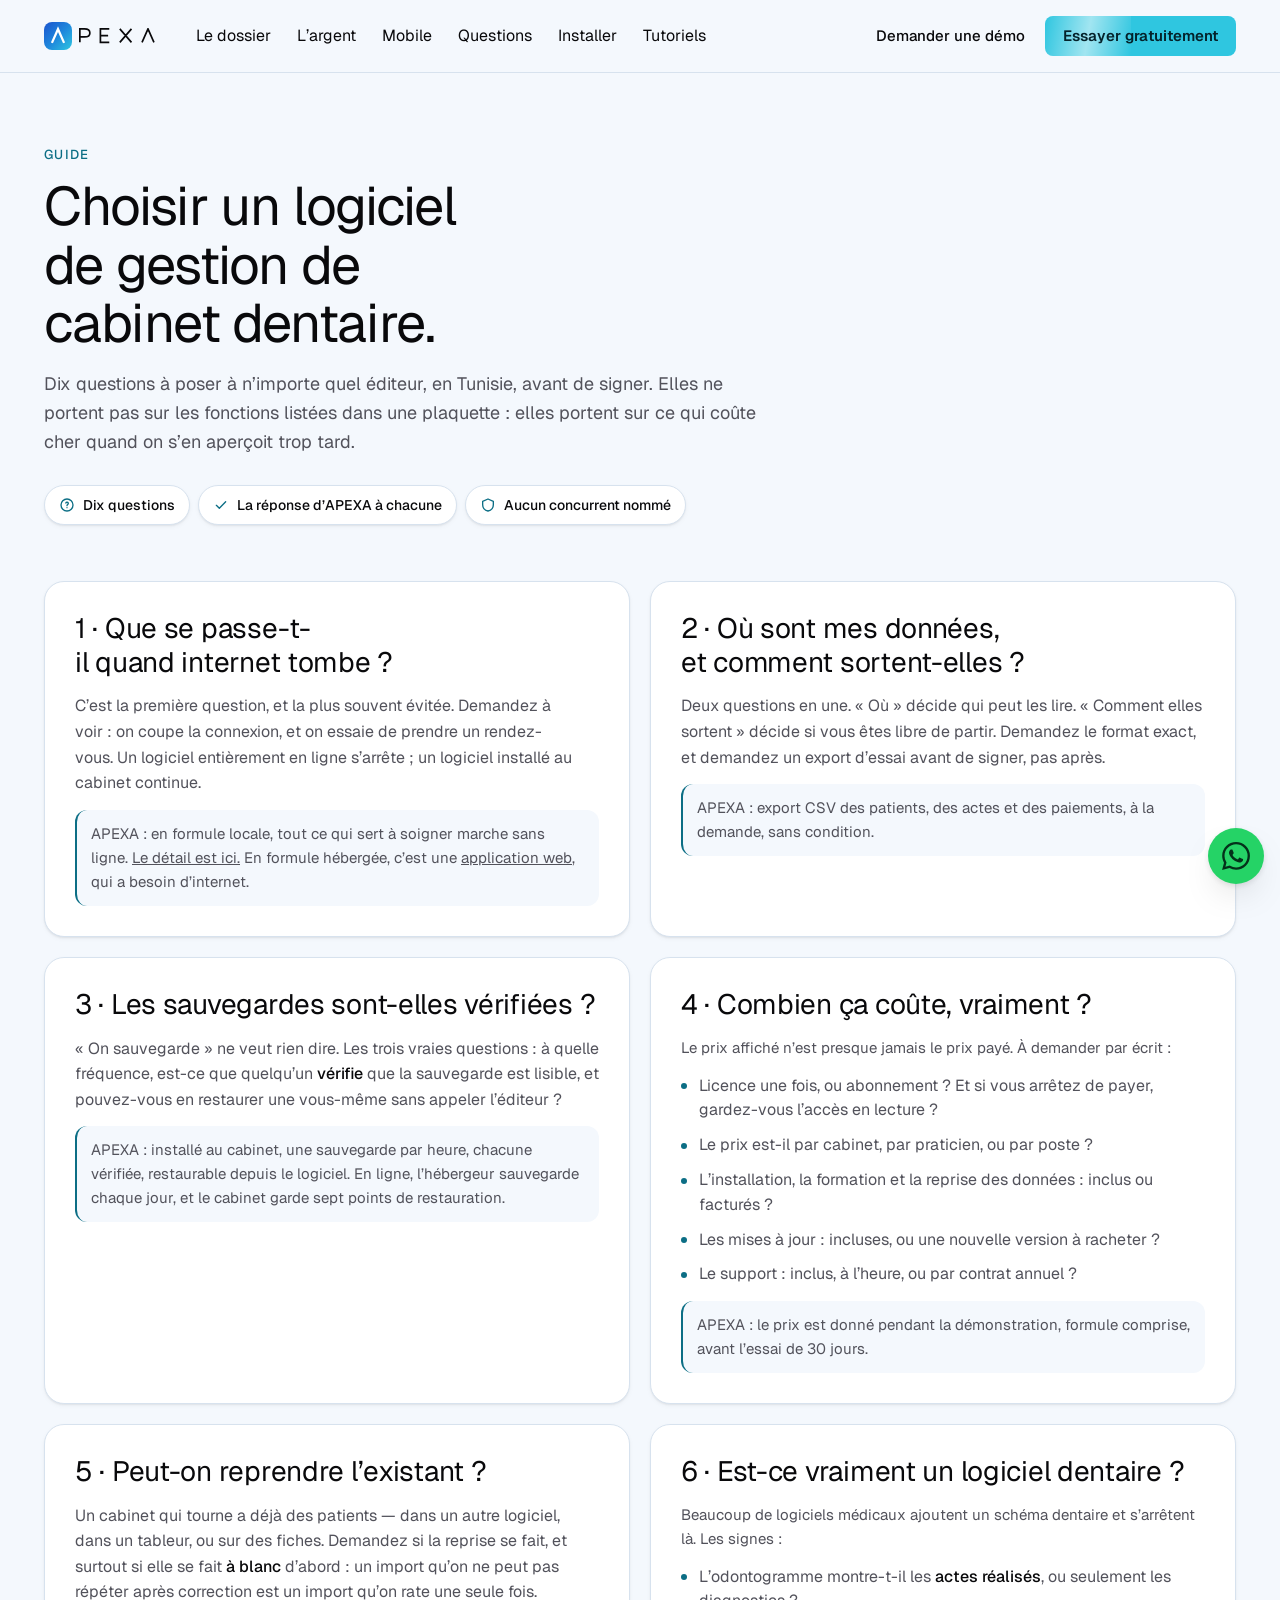
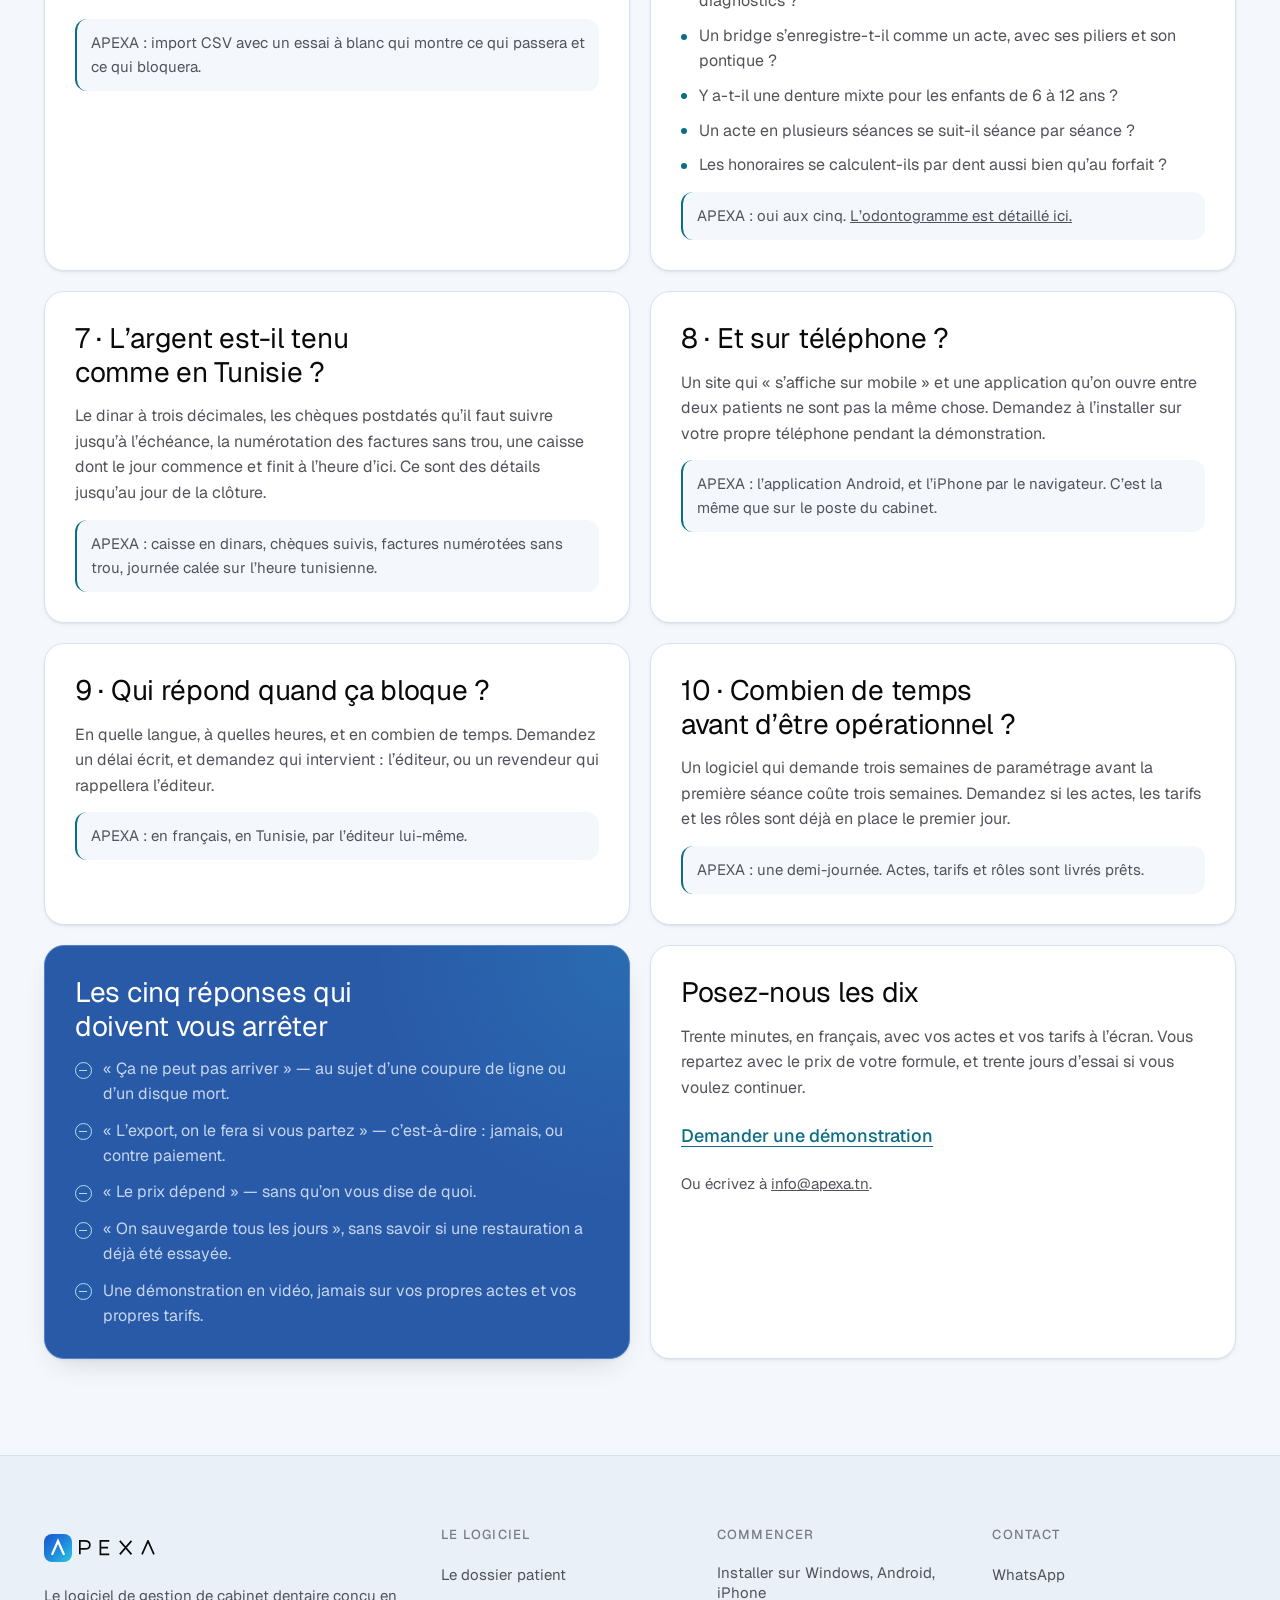
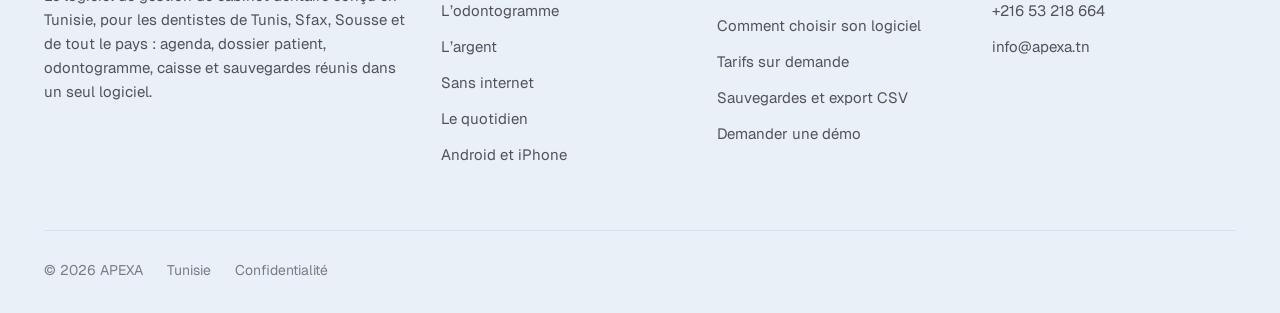
<file: guide-choisir-logiciel-cabinet-dentaire.html>
<!doctype html>
<html lang="fr" class="no-js">
<head>
<meta charset="utf-8">
<meta name="viewport" content="width=device-width, initial-scale=1, viewport-fit=cover">
<title>Choisir un logiciel de gestion de cabinet dentaire en Tunisie</title>
<meta name="description" content="Dix questions à poser avant de signer : hors ligne, sauvegardes, export CSV, prix réel, reprise de l'existant, odontogramme, caisse en dinars et support.">
<meta name="theme-color" content="#295AA8">

<link rel="canonical" href="https://apexa.tn/guide-choisir-logiciel-cabinet-dentaire.html">

<link rel="icon" href="favicon.ico" sizes="48x48">
<link rel="icon" href="favicon.svg" type="image/svg+xml">
<link rel="icon" href="icon-192.png" sizes="192x192" type="image/png">
<link rel="apple-touch-icon" href="apple-touch-icon.png">

<meta property="og:type" content="website">
<meta property="og:locale" content="fr_TN">
<meta property="og:site_name" content="APEXA">
<meta property="og:title" content="Choisir un logiciel de gestion de cabinet dentaire en Tunisie">
<meta property="og:description" content="Dix questions à poser avant de signer : hors ligne, sauvegardes, export CSV, prix réel, reprise de l'existant, odontogramme, caisse en dinars et support.">
<meta property="og:url" content="https://apexa.tn/guide-choisir-logiciel-cabinet-dentaire.html">

<meta property="og:image" content="https://apexa.tn/assets/img/og-card.jpg">
<meta property="og:image:width" content="1200">
<meta property="og:image:height" content="630">
<meta name="twitter:card" content="summary_large_image">

<link rel="preconnect" href="https://fonts.googleapis.com">
<link rel="preconnect" href="https://fonts.gstatic.com" crossorigin>
<link rel="stylesheet" href="https://fonts.googleapis.com/css2?family=Geist:wght@400;500;600&display=swap">
<link rel="stylesheet" href="assets/site.css">


<script defer src="https://cloud.umami.is/script.js" data-website-id="6329eae5-648b-4e2e-ba49-e11602158e03" data-domains="apexa.tn,www.apexa.tn"></script>


<script type="application/ld+json">{"@context":"https://schema.org","@graph":[{"@type":"Article","@id":"https://apexa.tn/guide-choisir-logiciel-cabinet-dentaire.html#article","headline":"Choisir un logiciel de gestion de cabinet dentaire en Tunisie","description":"Dix questions à poser avant de signer : hors ligne, sauvegardes, export CSV, prix réel, reprise de l'existant, odontogramme, caisse en dinars et support.","url":"https://apexa.tn/guide-choisir-logiciel-cabinet-dentaire.html","inLanguage":"fr","datePublished":"2026-09-14","dateModified":"2026-10-18","author":{"@id":"https://apexa.tn/#organization"},"publisher":{"@id":"https://apexa.tn/#organization"},"isPartOf":{"@id":"https://apexa.tn/#website"},"about":{"@id":"https://apexa.tn/#logiciel"},"image":"https://apexa.tn/assets/img/og-card.jpg","breadcrumb":{"@id":"https://apexa.tn/guide-choisir-logiciel-cabinet-dentaire.html#fil"}},{"@type":"BreadcrumbList","@id":"https://apexa.tn/guide-choisir-logiciel-cabinet-dentaire.html#fil","itemListElement":[{"@type":"ListItem","position":1,"name":"APEXA","item":"https://apexa.tn/"},{"@type":"ListItem","position":2,"name":"Choisir un logiciel de gestion de cabinet dentaire"}]}]}</script>
</head>
<body class="">

<a class="skip" href="#main">Aller au contenu</a>
<div id="top-sentinel" aria-hidden="true" style="position:absolute;top:0;height:1px;width:1px"></div>


<header class="topbar on-light">
  <div class="wrap topbar-in">

    <a class="brand" href="index.html" aria-label="APEXA">
      <span class="mark" aria-hidden="true">
        <svg viewBox="0 0 512 512" fill="currentColor" aria-hidden="true"><path d="M 126.15 373.14 L 256.00 79.93 L 385.85 373.14 L 348.36 389.74 L 256.00 181.20 L 163.65 389.74 Z"/></svg>
      </span>
      <svg class="word" viewBox="325.4 72.35 393.4 78.8" aria-hidden="true"><path d="M 329.80 146.75 L 329.80 76.75 L 353.70 76.75 C 370.90 76.75 381.80 84.75 381.80 97.75 C 381.80 110.75 370.90 118.75 353.70 118.75 L 329.80 118.75 M 482.50 76.75 L 436.50 76.75 L 436.50 146.75 L 482.50 146.75 M 436.50 111.75 L 476.50 111.75 M 537.20 76.75 L 597.70 146.75 M 597.70 76.75 L 537.20 146.75 M 652.40 146.75 L 683.40 76.75 L 714.40 146.75" fill="none" stroke="currentColor" stroke-width="8.80" stroke-linejoin="miter"/></svg>
    </a>

    <nav class="nav" aria-label="Principal">
      <a href="index.html#dossier" data-nav="dossier">Le dossier</a>
      <a href="index.html#argent" data-nav="argent">L’argent</a>
      <a href="index.html#mobile" data-nav="mobile">Mobile</a>
      <a href="index.html#faq" data-nav="faq">Questions</a>
      <a href="index.html#telecharger" data-nav="telecharger">Installer</a>
      <a href="tutoriels.html" data-nav="tutoriels">Tutoriels</a>
    </nav>

    
    <div class="topbar-cta">
      <a class="topbar-link" href="index.html#demande">Demander une démo</a>
      <a class="btn btn-primary" href="index.html#telecharger">Essayer gratuitement</a>
    </div>

    <button class="burger" id="burger" type="button" aria-expanded="false" aria-controls="drawer">
      <span class="sr-only">Ouvrir le menu</span>
      <svg viewBox="0 0 24 24" fill="none" stroke="currentColor" stroke-width="2" stroke-linecap="round" aria-hidden="true"><path d="M4 7h16M4 12h16M4 17h16"/></svg>
    </button>
  </div>
</header>

<div class="drawer" id="drawer" data-open="false">
  <div class="wrap drawer-top">
    <a class="brand" href="index.html" aria-label="APEXA">
      <span class="mark" aria-hidden="true">
        <svg viewBox="0 0 512 512" fill="currentColor" aria-hidden="true"><path d="M 126.15 373.14 L 256.00 79.93 L 385.85 373.14 L 348.36 389.74 L 256.00 181.20 L 163.65 389.74 Z"/></svg>
      </span>
      <svg class="word" viewBox="325.4 72.35 393.4 78.8" aria-hidden="true"><path d="M 329.80 146.75 L 329.80 76.75 L 353.70 76.75 C 370.90 76.75 381.80 84.75 381.80 97.75 C 381.80 110.75 370.90 118.75 353.70 118.75 L 329.80 118.75 M 482.50 76.75 L 436.50 76.75 L 436.50 146.75 L 482.50 146.75 M 436.50 111.75 L 476.50 111.75 M 537.20 76.75 L 597.70 146.75 M 597.70 76.75 L 537.20 146.75 M 652.40 146.75 L 683.40 76.75 L 714.40 146.75" fill="none" stroke="currentColor" stroke-width="8.80" stroke-linejoin="miter"/></svg>
    </a>
    <button class="burger" id="drawer-close" type="button" style="margin-inline-start:auto">
      <span class="sr-only">Fermer le menu</span>
      <svg viewBox="0 0 24 24" fill="none" stroke="currentColor" stroke-width="2" stroke-linecap="round" aria-hidden="true"><path d="M6 6l12 12M18 6L6 18"/></svg>
    </button>
  </div>
  <div class="wrap drawer-body">
    <nav aria-label="Menu">
      <a href="index.html#dossier">Le dossier</a>
      <a href="index.html#argent">L’argent</a>
      <a href="index.html#avant-avec">Le quotidien</a>
      <a href="index.html#mobile">Mobile</a>
      <a href="index.html#faq">Questions</a>
      <a href="index.html#telecharger">Installer</a>
      <a href="tutoriels.html">Tutoriels</a>
      <a href="index.html#contact">Contact</a>
    </nav>
    <div class="drawer-actions">
      <a class="btn btn-primary" href="index.html#telecharger">Essayer gratuitement</a>
      <a class="btn btn-ghost" href="index.html#demande">Demander une démo</a>
      <a class="demo-pill demo-pill--block" href="https://demo.apexa.tn" target="_blank" rel="noopener">
        <span class="demo-pill__dot" aria-hidden="true"></span>
        <span class="demo-pill__label">Visiter la démo en direct</span>
        <span class="demo-pill__text">Visitez un cabinet fictif, sans inscription</span>
        <svg class="demo-pill__arrow" viewBox="0 0 24 24" fill="none" stroke="currentColor" stroke-width="2.2" stroke-linecap="round" stroke-linejoin="round" aria-hidden="true"><path d="M5 12h14M13 6l6 6-6 6"/></svg>
      </a>
    </div>
  </div>
</div>


<main id="main">




<section class="cp">
  <div class="wrap">

    <header class="cp-head">
      <p class="cp-eyebrow rise">Guide</p>
      <h1 class="cp-h1 rise d1">Choisir un logiciel de gestion de cabinet dentaire.</h1>
      <p class="cp-lede rise d2">
        Dix questions à poser à n’importe quel éditeur, en Tunisie, avant de signer. Elles ne
        portent pas sur les fonctions listées dans une plaquette&nbsp;: elles portent sur ce qui
        coûte cher quand on s’en aperçoit trop tard.
      </p>

      <ul class="cp-chips rise d3">
        <li>
          <svg viewBox="0 0 24 24" fill="none" stroke="currentColor" stroke-width="2" stroke-linecap="round" stroke-linejoin="round" aria-hidden="true"><circle cx="12" cy="12" r="9"/><path d="M12 16v.01M12 13c0-1.5 2-1.8 2-3.3A2 2 0 0 0 10.2 9"/></svg>
          Dix questions
        </li>
        <li>
          <svg viewBox="0 0 24 24" fill="none" stroke="currentColor" stroke-width="2" stroke-linecap="round" stroke-linejoin="round" aria-hidden="true"><path d="m5 12.5 4.5 4.5L19 7"/></svg>
          La réponse d’APEXA à chacune
        </li>
        <li>
          <svg viewBox="0 0 24 24" fill="none" stroke="currentColor" stroke-width="2" stroke-linecap="round" stroke-linejoin="round" aria-hidden="true"><path d="M12 3 4 6.5v5c0 4.6 3.2 8.4 8 9.5 4.8-1.1 8-4.9 8-9.5v-5Z"/></svg>
          Aucun concurrent nommé
        </li>
      </ul>
    </header>

    <div class="cp-grid">

      <article class="cp-card rise">
        <h2>1 · Que se passe-t-il quand internet tombe&nbsp;?</h2>
        <p>
          C’est la première question, et la plus souvent évitée. Demandez à voir&nbsp;: on coupe la
          connexion, et on essaie de prendre un rendez-vous. Un logiciel entièrement en ligne
          s’arrête&nbsp;; un logiciel installé au cabinet continue.
        </p>
        <p class="cp-key">
          APEXA&nbsp;: en formule locale, tout ce qui sert à soigner marche sans ligne.
          <a href="logiciel-dentaire-hors-ligne.html">Le détail est ici.</a> En formule hébergée,
          c’est une <a href="application-web-cabinet-dentaire.html">application web</a>, qui a besoin
          d’internet.
        </p>
      </article>

      <article class="cp-card rise">
        <h2>2 · Où sont mes données, et comment sortent-elles&nbsp;?</h2>
        <p>
          Deux questions en une. « Où » décide qui peut les lire. « Comment elles sortent » décide
          si vous êtes libre de partir. Demandez le format exact, et demandez un export d’essai
          avant de signer, pas après.
        </p>
        <p class="cp-key">
          APEXA&nbsp;: export CSV des patients, des actes et des paiements, à la demande, sans
          condition.
        </p>
      </article>

      <article class="cp-card rise">
        <h2>3 · Les sauvegardes sont-elles vérifiées&nbsp;?</h2>
        <p>
          « On sauvegarde » ne veut rien dire. Les trois vraies questions&nbsp;: à quelle fréquence,
          est-ce que quelqu’un <b>vérifie</b> que la sauvegarde est lisible, et pouvez-vous en
          restaurer une vous-même sans appeler l’éditeur&nbsp;?
        </p>
        <p class="cp-key">
          APEXA&nbsp;: installé au cabinet, une sauvegarde par heure, chacune vérifiée, restaurable
          depuis le logiciel. En ligne, l’hébergeur sauvegarde chaque jour, et le cabinet garde sept
          points de restauration.
        </p>
      </article>

      <article class="cp-card rise">
        <h2>4 · Combien ça coûte, vraiment&nbsp;?</h2>
        <p class="cp-sub">Le prix affiché n’est presque jamais le prix payé. À demander par écrit&nbsp;:</p>
        <ul class="cp-list">
          <li>Licence une fois, ou abonnement&nbsp;? Et si vous arrêtez de payer, gardez-vous l’accès en lecture&nbsp;?</li>
          <li>Le prix est-il par cabinet, par praticien, ou par poste&nbsp;?</li>
          <li>L’installation, la formation et la reprise des données&nbsp;: inclus ou facturés&nbsp;?</li>
          <li>Les mises à jour&nbsp;: incluses, ou une nouvelle version à racheter&nbsp;?</li>
          <li>Le support&nbsp;: inclus, à l’heure, ou par contrat annuel&nbsp;?</li>
        </ul>
        <p class="cp-key">
          APEXA&nbsp;: le prix est donné pendant la démonstration, formule comprise, avant l’essai
          de 30&nbsp;jours.
        </p>
      </article>

      <article class="cp-card rise">
        <h2>5 · Peut-on reprendre l’existant&nbsp;?</h2>
        <p>
          Un cabinet qui tourne a déjà des patients — dans un autre logiciel, dans un tableur, ou
          sur des fiches. Demandez si la reprise se fait, et surtout si elle se fait <b>à blanc</b>
          d’abord&nbsp;: un import qu’on ne peut pas répéter après correction est un import qu’on
          rate une seule fois.
        </p>
        <p class="cp-key">APEXA&nbsp;: import CSV avec un essai à blanc qui montre ce qui passera et ce qui bloquera.</p>
      </article>

      <article class="cp-card rise">
        <h2>6 · Est-ce vraiment un logiciel dentaire&nbsp;?</h2>
        <p class="cp-sub">Beaucoup de logiciels médicaux ajoutent un schéma dentaire et s’arrêtent là. Les signes&nbsp;:</p>
        <ul class="cp-list">
          <li>L’odontogramme montre-t-il les <b>actes réalisés</b>, ou seulement les diagnostics&nbsp;?</li>
          <li>Un bridge s’enregistre-t-il comme un acte, avec ses piliers et son pontique&nbsp;?</li>
          <li>Y a-t-il une denture mixte pour les enfants de 6 à 12&nbsp;ans&nbsp;?</li>
          <li>Un acte en plusieurs séances se suit-il séance par séance&nbsp;?</li>
          <li>Les honoraires se calculent-ils par dent aussi bien qu’au forfait&nbsp;?</li>
        </ul>
        <p class="cp-key">APEXA&nbsp;: oui aux cinq. <a href="odontogramme.html">L’odontogramme est détaillé ici.</a></p>
      </article>

      <article class="cp-card rise">
        <h2>7 · L’argent est-il tenu comme en Tunisie&nbsp;?</h2>
        <p>
          Le dinar à trois décimales, les chèques postdatés qu’il faut suivre jusqu’à l’échéance, la
          numérotation des factures sans trou, une caisse dont le jour commence et finit à l’heure
          d’ici. Ce sont des détails jusqu’au jour de la clôture.
        </p>
        <p class="cp-key">
          APEXA&nbsp;: caisse en dinars, chèques suivis, factures numérotées sans trou, journée
          calée sur l’heure tunisienne.
        </p>
      </article>

      <article class="cp-card rise">
        <h2>8 · Et sur téléphone&nbsp;?</h2>
        <p>
          Un site qui « s’affiche sur mobile » et une application qu’on ouvre entre deux patients ne
          sont pas la même chose. Demandez à l’installer sur votre propre téléphone pendant la
          démonstration.
        </p>
        <p class="cp-key">APEXA&nbsp;: l’application Android, et l’iPhone par le navigateur. C’est la même que sur le poste du cabinet.</p>
      </article>

      <article class="cp-card rise">
        <h2>9 · Qui répond quand ça bloque&nbsp;?</h2>
        <p>
          En quelle langue, à quelles heures, et en combien de temps. Demandez un délai écrit, et
          demandez qui intervient&nbsp;: l’éditeur, ou un revendeur qui rappellera l’éditeur.
        </p>
        <p class="cp-key">APEXA&nbsp;: en français, en Tunisie, par l’éditeur lui-même.</p>
      </article>

      <article class="cp-card rise">
        <h2>10 · Combien de temps avant d’être opérationnel&nbsp;?</h2>
        <p>
          Un logiciel qui demande trois semaines de paramétrage avant la première séance coûte trois
          semaines. Demandez si les actes, les tarifs et les rôles sont déjà en place le premier
          jour.
        </p>
        <p class="cp-key">APEXA&nbsp;: une demi-journée. Actes, tarifs et rôles sont livrés prêts.</p>
      </article>

      <article class="cp-card cp-card--ink rise">
        <h2>Les cinq réponses qui doivent vous arrêter</h2>
        <ul class="cp-nos">
          <li>« Ça ne peut pas arriver » — au sujet d’une coupure de ligne ou d’un disque mort.</li>
          <li>« L’export, on le fera si vous partez » — c’est-à-dire&nbsp;: jamais, ou contre paiement.</li>
          <li>« Le prix dépend » — sans qu’on vous dise de quoi.</li>
          <li>« On sauvegarde tous les jours », sans savoir si une restauration a déjà été essayée.</li>
          <li>Une démonstration en vidéo, jamais sur vos propres actes et vos propres tarifs.</li>
        </ul>
      </article>

      <article class="cp-card cp-card--contact rise">
        <h2>Posez-nous les dix</h2>
        <p>
          Trente minutes, en français, avec vos actes et vos tarifs à l’écran. Vous repartez avec le
          prix de votre formule, et trente jours d’essai si vous voulez continuer.
        </p>
        <p class="cp-mail">
          <a href="index.html#demande">Demander une démonstration</a>
        </p>
        <p class="cp-sub">Ou écrivez à <a href="mailto:info@apexa.tn?subject=Choisir%20un%20logiciel%20dentaire">info@apexa.tn</a>.</p>
      </article>

    </div>

  </div>
</section>

</main>

<footer class="footer">
  <div class="wrap">
    <div class="footer-cols">

      <div class="footer-brand">
        <a class="brand" href="index.html" aria-label="APEXA">
          <span class="mark" aria-hidden="true">
            <svg viewBox="0 0 512 512" fill="currentColor" aria-hidden="true"><path d="M 126.15 373.14 L 256.00 79.93 L 385.85 373.14 L 348.36 389.74 L 256.00 181.20 L 163.65 389.74 Z"/></svg>
          </span>
          <svg class="word" viewBox="325.4 72.35 393.4 78.8" aria-hidden="true"><path d="M 329.80 146.75 L 329.80 76.75 L 353.70 76.75 C 370.90 76.75 381.80 84.75 381.80 97.75 C 381.80 110.75 370.90 118.75 353.70 118.75 L 329.80 118.75 M 482.50 76.75 L 436.50 76.75 L 436.50 146.75 L 482.50 146.75 M 436.50 111.75 L 476.50 111.75 M 537.20 76.75 L 597.70 146.75 M 597.70 76.75 L 537.20 146.75 M 652.40 146.75 L 683.40 76.75 L 714.40 146.75" fill="none" stroke="currentColor" stroke-width="8.80" stroke-linejoin="miter"/></svg>
        </a>
        
        <p>Le logiciel de gestion de cabinet dentaire conçu en Tunisie, pour les dentistes de Tunis, Sfax, Sousse et de tout le pays : agenda, dossier patient, odontogramme, caisse et sauvegardes réunis dans un seul logiciel.</p>
      </div>

      <div>
        <h4>Le logiciel</h4>
        <ul>
          <li><a href="index.html#dossier">Le dossier patient</a></li>
          <li><a href="odontogramme.html">L’odontogramme</a></li>
          <li><a href="index.html#argent">L’argent</a></li>
          <li><a href="logiciel-dentaire-hors-ligne.html">Sans internet</a></li>
          <li><a href="index.html#avant-avec">Le quotidien</a></li>
          <li><a href="index.html#mobile">Android et iPhone</a></li>
        </ul>
      </div>

      <div>
        <h4>Commencer</h4>
        <ul>
          <li><a href="index.html#telecharger">Installer sur Windows, Android, iPhone</a></li>
          <li><a href="guide-choisir-logiciel-cabinet-dentaire.html">Comment choisir son logiciel</a></li>
          <li><a href="index.html#demande">Tarifs sur demande</a></li>
          <li><a href="index.html#faq">Sauvegardes et export CSV</a></li>
          <li><a href="index.html#demande">Demander une démo</a></li>
        </ul>
      </div>

      <div>
        <h4>Contact</h4>
        <ul>
          <li><a href="https://wa.me/21651230456?text=Bonjour%2C%20je%20voudrais%20en%20savoir%20plus%20sur%20APEXA." target="_blank" rel="noopener">WhatsApp</a></li>
          <li><a href="tel:+21653218664">+216 53 218 664</a></li>
          <li><a href="mailto:info@apexa.tn">info@apexa.tn</a></li>
        </ul>
      </div>

    </div>

    <div class="footer-base">
      <span>© 2026 APEXA</span>
      <span>Tunisie</span>
      <a href="confidentialite.html">Confidentialité</a>
    </div>
  </div>
</footer>



<div class="wa" id="wa">
  <div class="wa-card" id="wa-card" role="dialog" aria-labelledby="wa-t" hidden>
    <div class="wa-top">
      <p class="wa-t" id="wa-t">Une question&nbsp;?</p>
      <button class="wa-x" id="wa-x" type="button">
        <span class="sr-only">Fermer</span>
        <svg viewBox="0 0 24 24" fill="none" stroke="currentColor" stroke-width="2" stroke-linecap="round" aria-hidden="true"><path d="M6 6l12 12M18 6L6 18"/></svg>
      </button>
    </div>
    <a class="wa-go" href="https://wa.me/21651230456?text=Bonjour%2C%20je%20voudrais%20en%20savoir%20plus%20sur%20APEXA." target="_blank" rel="noopener">
      <svg viewBox="0 0 24 24" fill="currentColor" aria-hidden="true"><path d="M17.472 14.382c-.297-.149-1.758-.867-2.03-.967-.273-.099-.471-.148-.67.15-.197.297-.767.966-.94 1.164-.173.199-.347.223-.644.075-.297-.15-1.255-.463-2.39-1.475-.883-.788-1.48-1.761-1.653-2.059-.173-.297-.018-.458.13-.606.134-.133.298-.347.446-.52.149-.174.198-.298.298-.497.099-.198.05-.371-.025-.52-.075-.149-.669-1.612-.916-2.207-.242-.579-.487-.5-.669-.51-.173-.008-.371-.01-.57-.01-.198 0-.52.074-.792.372-.272.297-1.04 1.016-1.04 2.479 0 1.462 1.065 2.875 1.213 3.074.149.198 2.096 3.2 5.077 4.487.709.306 1.262.489 1.694.625.712.227 1.36.195 1.871.118.571-.085 1.758-.719 2.006-1.413.248-.694.248-1.289.173-1.413-.074-.124-.272-.198-.57-.347m-5.421 7.403h-.004a9.87 9.87 0 01-5.031-1.378l-.361-.214-3.741.982.998-3.648-.235-.374a9.86 9.86 0 01-1.51-5.26c.001-5.45 4.436-9.884 9.888-9.884 2.64 0 5.122 1.03 6.988 2.898a9.825 9.825 0 012.893 6.994c-.003 5.45-4.437 9.884-9.885 9.884m8.413-18.297A11.815 11.815 0 0012.05 0C5.495 0 .16 5.335.157 11.892c0 2.096.547 4.142 1.588 5.945L.057 24l6.305-1.654a11.882 11.882 0 005.683 1.448h.005c6.554 0 11.89-5.335 11.893-11.893a11.821 11.821 0 00-3.48-8.413Z"/></svg>
      Écrire sur WhatsApp
    </a>
    <a class="wa-row" href="tel:+21653218664">
      <svg viewBox="0 0 24 24" fill="none" stroke="currentColor" stroke-width="2" stroke-linecap="round" stroke-linejoin="round" aria-hidden="true"><path d="M22 16.92v3a2 2 0 0 1-2.18 2 19.79 19.79 0 0 1-8.63-3.07 19.5 19.5 0 0 1-6-6 19.79 19.79 0 0 1-3.07-8.67A2 2 0 0 1 4.11 2h3a2 2 0 0 1 2 1.72 12.84 12.84 0 0 0 .7 2.81 2 2 0 0 1-.45 2.11L8.09 9.91a16 16 0 0 0 6 6l1.27-1.27a2 2 0 0 1 2.11-.45 12.84 12.84 0 0 0 2.81.7A2 2 0 0 1 22 16.92z"/></svg>
      <span>Appeler le <b>+216 53 218 664</b></span>
    </a>
    <a class="wa-row" href="mailto:info@apexa.tn">
      <svg viewBox="0 0 24 24" fill="none" stroke="currentColor" stroke-width="2" stroke-linecap="round" stroke-linejoin="round" aria-hidden="true"><rect x="2" y="4" width="20" height="16" rx="2"/><path d="m22 6-10 7L2 6"/></svg>
      <span>info@apexa.tn</span>
    </a>
  </div>
  <a class="wa-fab" id="wa-fab" href="https://wa.me/21651230456?text=Bonjour%2C%20je%20voudrais%20en%20savoir%20plus%20sur%20APEXA." target="_blank" rel="noopener">
    <span class="sr-only">Nous contacter</span>
    <svg viewBox="0 0 24 24" fill="currentColor" aria-hidden="true"><path d="M17.472 14.382c-.297-.149-1.758-.867-2.03-.967-.273-.099-.471-.148-.67.15-.197.297-.767.966-.94 1.164-.173.199-.347.223-.644.075-.297-.15-1.255-.463-2.39-1.475-.883-.788-1.48-1.761-1.653-2.059-.173-.297-.018-.458.13-.606.134-.133.298-.347.446-.52.149-.174.198-.298.298-.497.099-.198.05-.371-.025-.52-.075-.149-.669-1.612-.916-2.207-.242-.579-.487-.5-.669-.51-.173-.008-.371-.01-.57-.01-.198 0-.52.074-.792.372-.272.297-1.04 1.016-1.04 2.479 0 1.462 1.065 2.875 1.213 3.074.149.198 2.096 3.2 5.077 4.487.709.306 1.262.489 1.694.625.712.227 1.36.195 1.871.118.571-.085 1.758-.719 2.006-1.413.248-.694.248-1.289.173-1.413-.074-.124-.272-.198-.57-.347m-5.421 7.403h-.004a9.87 9.87 0 01-5.031-1.378l-.361-.214-3.741.982.998-3.648-.235-.374a9.86 9.86 0 01-1.51-5.26c.001-5.45 4.436-9.884 9.888-9.884 2.64 0 5.122 1.03 6.988 2.898a9.825 9.825 0 012.893 6.994c-.003 5.45-4.437 9.884-9.885 9.884m8.413-18.297A11.815 11.815 0 0012.05 0C5.495 0 .16 5.335.157 11.892c0 2.096.547 4.142 1.588 5.945L.057 24l6.305-1.654a11.882 11.882 0 005.683 1.448h.005c6.554 0 11.89-5.335 11.893-11.893a11.821 11.821 0 00-3.48-8.413Z"/></svg>
  </a>
</div>


<script>
document.addEventListener('click', function (e) {
  var a = e.target.closest && e.target.closest('a[href*="/api/meta/client-download"]')
  if (a && window.umami) window.umami.track(/\/android$/.test(a.getAttribute('href')) ? 'telecharger-android' : 'telecharger-windows')
  var d = e.target.closest && e.target.closest('a[href^="https://demo.apexa.tn"]')
  if (d && window.umami) window.umami.track('essayer-demo')
}, true)
</script>
<script src="assets/site.js" defer></script>
</body>
</html>
</file>
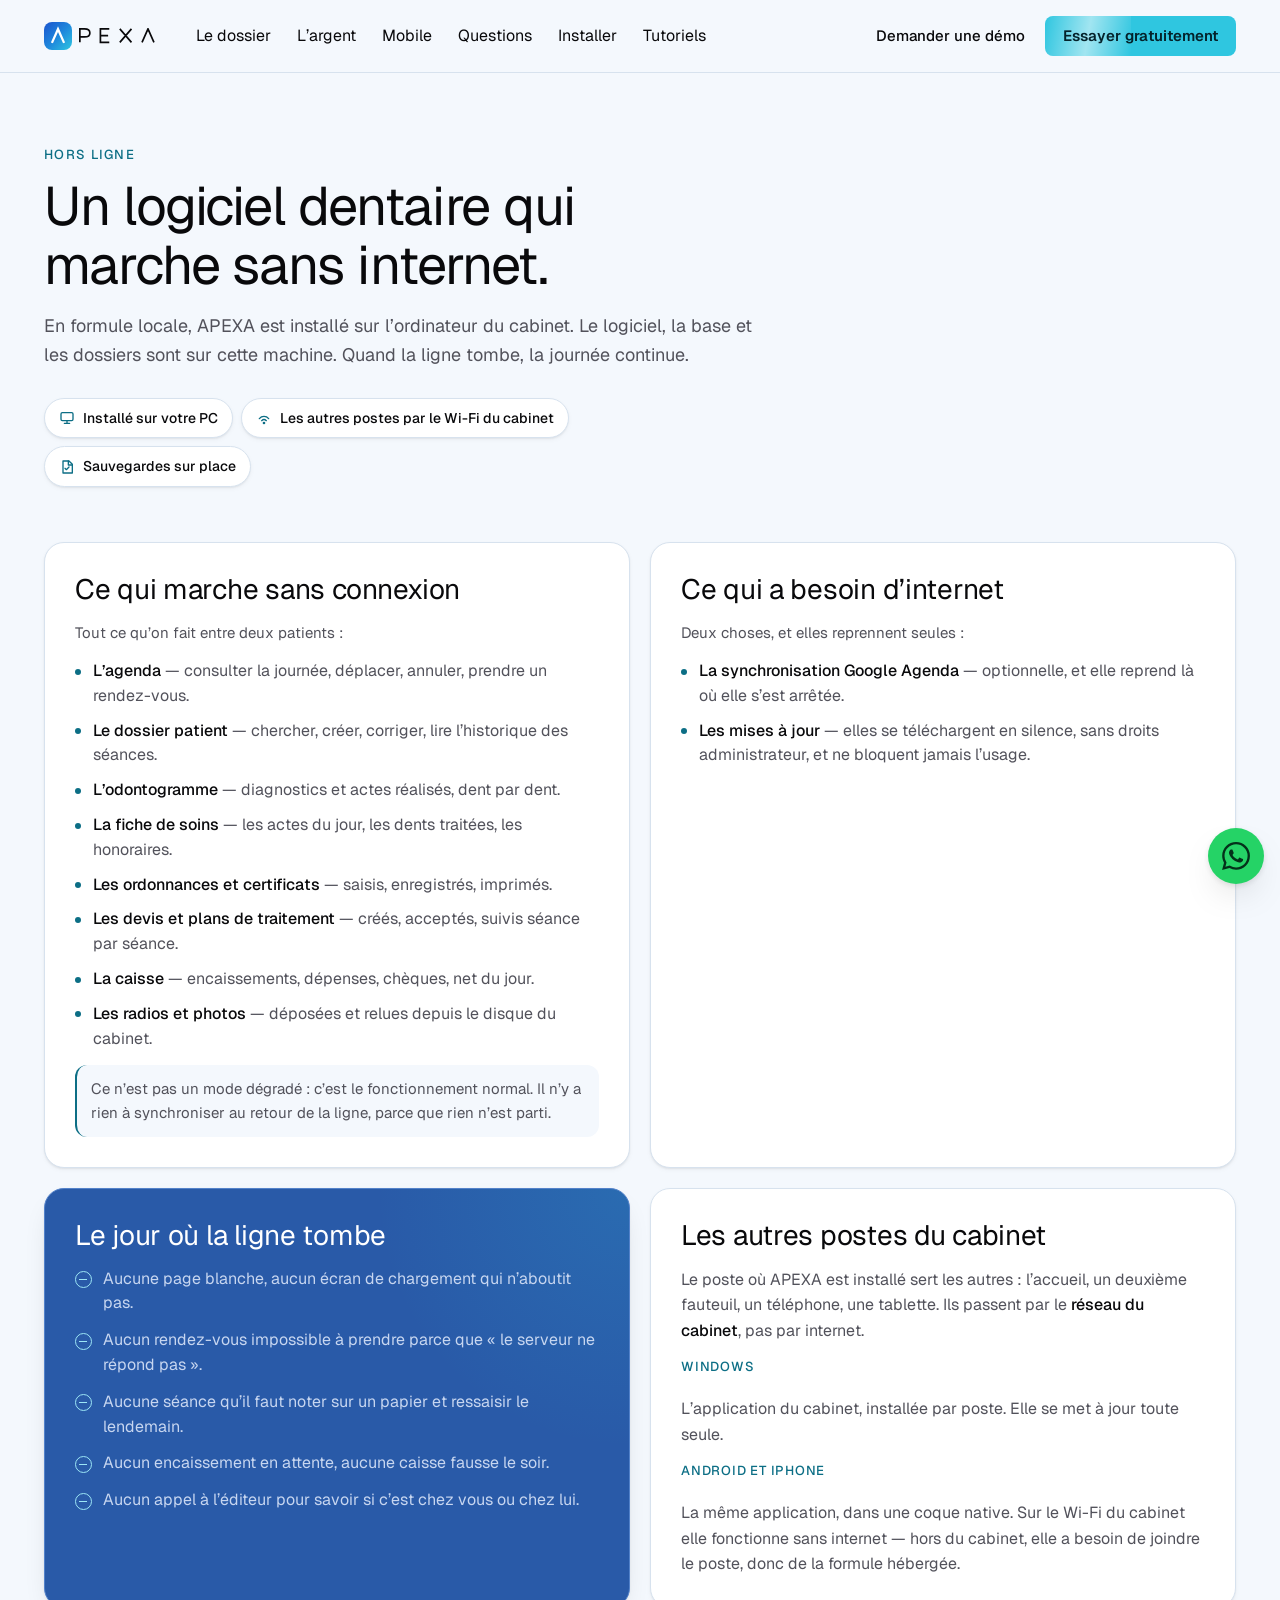
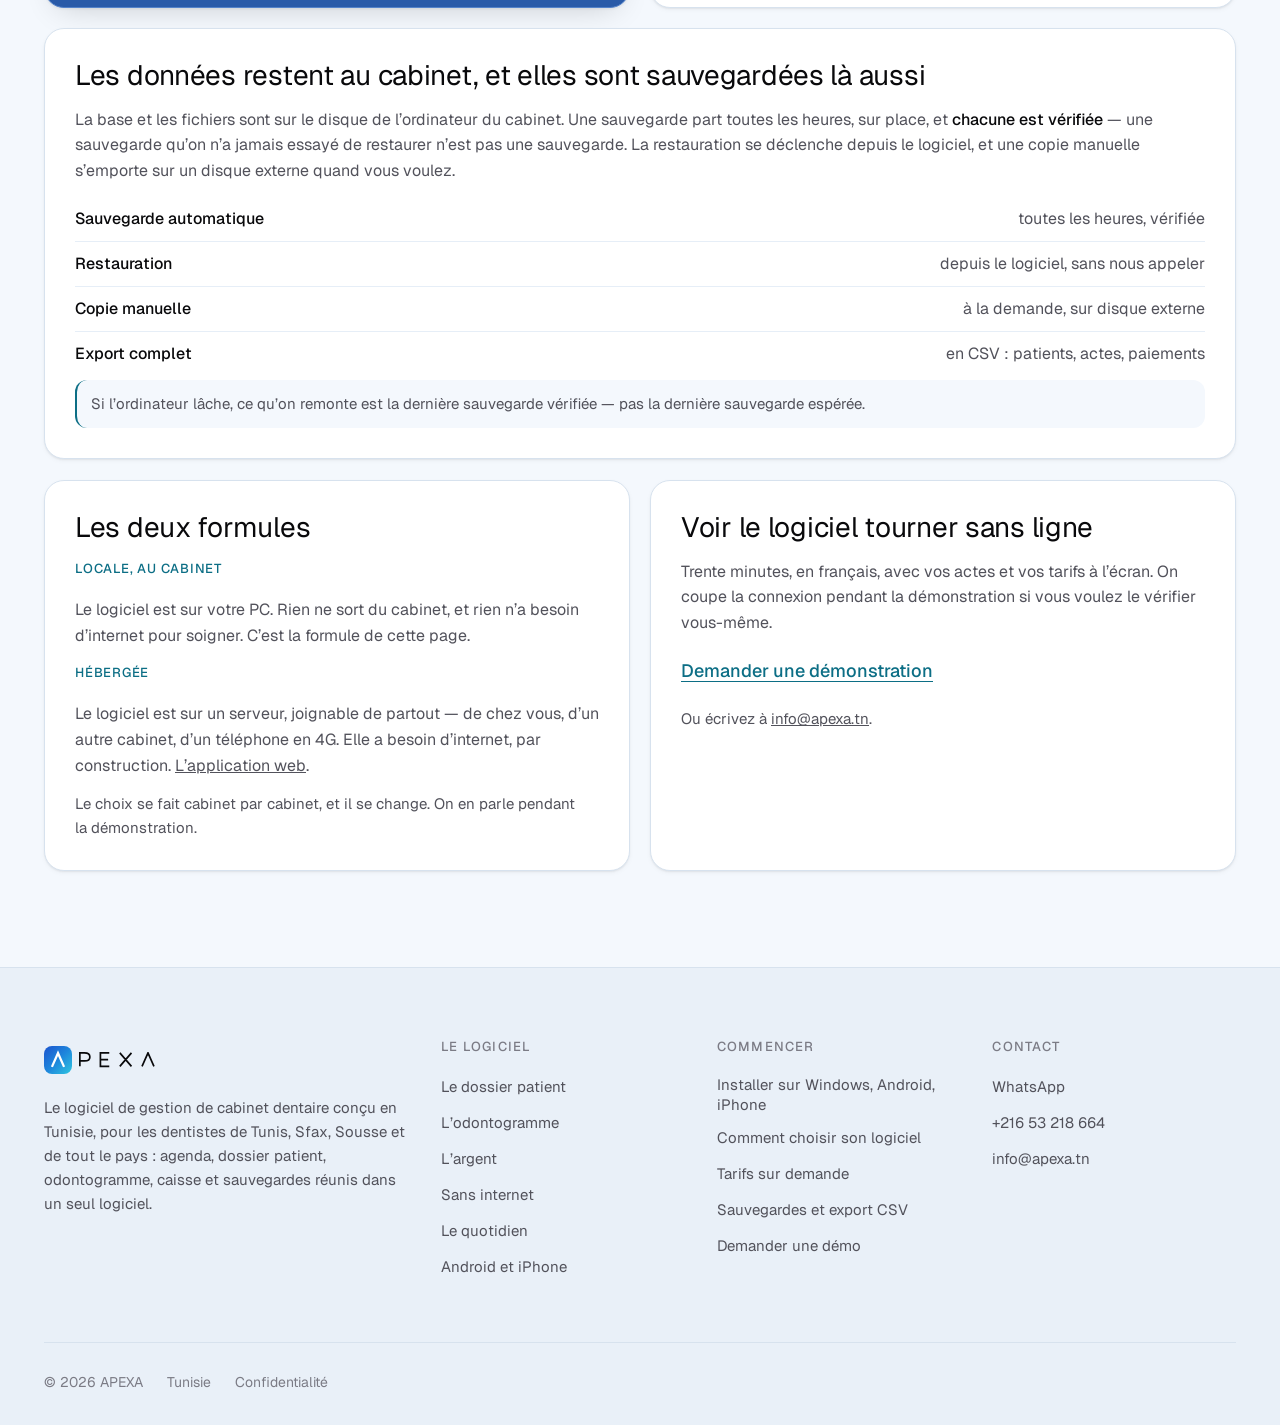
<file: logiciel-dentaire-hors-ligne.html>
<!doctype html>
<html lang="fr" class="no-js">
<head>
<meta charset="utf-8">
<meta name="viewport" content="width=device-width, initial-scale=1, viewport-fit=cover">
<title>Logiciel dentaire hors ligne, sans internet | APEXA</title>
<meta name="description" content="Logiciel dentaire installé sur le PC du cabinet : agenda, dossiers et caisse marchent sans internet. Et ce qui a vraiment besoin d'une ligne, dit clairement.">
<meta name="theme-color" content="#295AA8">

<link rel="canonical" href="https://apexa.tn/logiciel-dentaire-hors-ligne.html">

<link rel="icon" href="favicon.ico" sizes="48x48">
<link rel="icon" href="favicon.svg" type="image/svg+xml">
<link rel="icon" href="icon-192.png" sizes="192x192" type="image/png">
<link rel="apple-touch-icon" href="apple-touch-icon.png">

<meta property="og:type" content="website">
<meta property="og:locale" content="fr_TN">
<meta property="og:site_name" content="APEXA">
<meta property="og:title" content="Logiciel dentaire hors ligne, sans internet | APEXA">
<meta property="og:description" content="Logiciel dentaire installé sur le PC du cabinet : agenda, dossiers et caisse marchent sans internet. Et ce qui a vraiment besoin d'une ligne, dit clairement.">
<meta property="og:url" content="https://apexa.tn/logiciel-dentaire-hors-ligne.html">

<meta property="og:image" content="https://apexa.tn/assets/img/og-card.jpg">
<meta property="og:image:width" content="1200">
<meta property="og:image:height" content="630">
<meta name="twitter:card" content="summary_large_image">

<link rel="preconnect" href="https://fonts.googleapis.com">
<link rel="preconnect" href="https://fonts.gstatic.com" crossorigin>
<link rel="stylesheet" href="https://fonts.googleapis.com/css2?family=Geist:wght@400;500;600&display=swap">
<link rel="stylesheet" href="assets/site.css">


<script defer src="https://cloud.umami.is/script.js" data-website-id="6329eae5-648b-4e2e-ba49-e11602158e03" data-domains="apexa.tn,www.apexa.tn"></script>


<script type="application/ld+json">{"@context":"https://schema.org","@graph":[{"@type":"WebPage","@id":"https://apexa.tn/logiciel-dentaire-hors-ligne.html#page","url":"https://apexa.tn/logiciel-dentaire-hors-ligne.html","name":"Logiciel dentaire hors ligne, sans internet","description":"Logiciel dentaire installé sur le PC du cabinet : agenda, dossiers et caisse marchent sans internet. Et ce qui a vraiment besoin d'une ligne, dit clairement.","inLanguage":"fr","isPartOf":{"@id":"https://apexa.tn/#website"},"about":{"@id":"https://apexa.tn/#logiciel"},"publisher":{"@id":"https://apexa.tn/#organization"},"breadcrumb":{"@id":"https://apexa.tn/logiciel-dentaire-hors-ligne.html#fil"}},{"@type":"BreadcrumbList","@id":"https://apexa.tn/logiciel-dentaire-hors-ligne.html#fil","itemListElement":[{"@type":"ListItem","position":1,"name":"APEXA","item":"https://apexa.tn/"},{"@type":"ListItem","position":2,"name":"Logiciel dentaire hors ligne"}]}]}</script>
</head>
<body class="">

<a class="skip" href="#main">Aller au contenu</a>
<div id="top-sentinel" aria-hidden="true" style="position:absolute;top:0;height:1px;width:1px"></div>


<header class="topbar on-light">
  <div class="wrap topbar-in">

    <a class="brand" href="index.html" aria-label="APEXA">
      <span class="mark" aria-hidden="true">
        <svg viewBox="0 0 512 512" fill="currentColor" aria-hidden="true"><path d="M 126.15 373.14 L 256.00 79.93 L 385.85 373.14 L 348.36 389.74 L 256.00 181.20 L 163.65 389.74 Z"/></svg>
      </span>
      <svg class="word" viewBox="325.4 72.35 393.4 78.8" aria-hidden="true"><path d="M 329.80 146.75 L 329.80 76.75 L 353.70 76.75 C 370.90 76.75 381.80 84.75 381.80 97.75 C 381.80 110.75 370.90 118.75 353.70 118.75 L 329.80 118.75 M 482.50 76.75 L 436.50 76.75 L 436.50 146.75 L 482.50 146.75 M 436.50 111.75 L 476.50 111.75 M 537.20 76.75 L 597.70 146.75 M 597.70 76.75 L 537.20 146.75 M 652.40 146.75 L 683.40 76.75 L 714.40 146.75" fill="none" stroke="currentColor" stroke-width="8.80" stroke-linejoin="miter"/></svg>
    </a>

    <nav class="nav" aria-label="Principal">
      <a href="index.html#dossier" data-nav="dossier">Le dossier</a>
      <a href="index.html#argent" data-nav="argent">L’argent</a>
      <a href="index.html#mobile" data-nav="mobile">Mobile</a>
      <a href="index.html#faq" data-nav="faq">Questions</a>
      <a href="index.html#telecharger" data-nav="telecharger">Installer</a>
      <a href="tutoriels.html" data-nav="tutoriels">Tutoriels</a>
    </nav>

    
    <div class="topbar-cta">
      <a class="topbar-link" href="index.html#demande">Demander une démo</a>
      <a class="btn btn-primary" href="index.html#telecharger">Essayer gratuitement</a>
    </div>

    <button class="burger" id="burger" type="button" aria-expanded="false" aria-controls="drawer">
      <span class="sr-only">Ouvrir le menu</span>
      <svg viewBox="0 0 24 24" fill="none" stroke="currentColor" stroke-width="2" stroke-linecap="round" aria-hidden="true"><path d="M4 7h16M4 12h16M4 17h16"/></svg>
    </button>
  </div>
</header>

<div class="drawer" id="drawer" data-open="false">
  <div class="wrap drawer-top">
    <a class="brand" href="index.html" aria-label="APEXA">
      <span class="mark" aria-hidden="true">
        <svg viewBox="0 0 512 512" fill="currentColor" aria-hidden="true"><path d="M 126.15 373.14 L 256.00 79.93 L 385.85 373.14 L 348.36 389.74 L 256.00 181.20 L 163.65 389.74 Z"/></svg>
      </span>
      <svg class="word" viewBox="325.4 72.35 393.4 78.8" aria-hidden="true"><path d="M 329.80 146.75 L 329.80 76.75 L 353.70 76.75 C 370.90 76.75 381.80 84.75 381.80 97.75 C 381.80 110.75 370.90 118.75 353.70 118.75 L 329.80 118.75 M 482.50 76.75 L 436.50 76.75 L 436.50 146.75 L 482.50 146.75 M 436.50 111.75 L 476.50 111.75 M 537.20 76.75 L 597.70 146.75 M 597.70 76.75 L 537.20 146.75 M 652.40 146.75 L 683.40 76.75 L 714.40 146.75" fill="none" stroke="currentColor" stroke-width="8.80" stroke-linejoin="miter"/></svg>
    </a>
    <button class="burger" id="drawer-close" type="button" style="margin-inline-start:auto">
      <span class="sr-only">Fermer le menu</span>
      <svg viewBox="0 0 24 24" fill="none" stroke="currentColor" stroke-width="2" stroke-linecap="round" aria-hidden="true"><path d="M6 6l12 12M18 6L6 18"/></svg>
    </button>
  </div>
  <div class="wrap drawer-body">
    <nav aria-label="Menu">
      <a href="index.html#dossier">Le dossier</a>
      <a href="index.html#argent">L’argent</a>
      <a href="index.html#avant-avec">Le quotidien</a>
      <a href="index.html#mobile">Mobile</a>
      <a href="index.html#faq">Questions</a>
      <a href="index.html#telecharger">Installer</a>
      <a href="tutoriels.html">Tutoriels</a>
      <a href="index.html#contact">Contact</a>
    </nav>
    <div class="drawer-actions">
      <a class="btn btn-primary" href="index.html#telecharger">Essayer gratuitement</a>
      <a class="btn btn-ghost" href="index.html#demande">Demander une démo</a>
      <a class="demo-pill demo-pill--block" href="https://demo.apexa.tn" target="_blank" rel="noopener">
        <span class="demo-pill__dot" aria-hidden="true"></span>
        <span class="demo-pill__label">Visiter la démo en direct</span>
        <span class="demo-pill__text">Visitez un cabinet fictif, sans inscription</span>
        <svg class="demo-pill__arrow" viewBox="0 0 24 24" fill="none" stroke="currentColor" stroke-width="2.2" stroke-linecap="round" stroke-linejoin="round" aria-hidden="true"><path d="M5 12h14M13 6l6 6-6 6"/></svg>
      </a>
    </div>
  </div>
</div>


<main id="main">




<section class="cp">
  <div class="wrap">

    <header class="cp-head">
      <p class="cp-eyebrow rise">Hors ligne</p>
      <h1 class="cp-h1 rise d1">Un logiciel dentaire qui marche sans internet.</h1>
      <p class="cp-lede rise d2">
        En formule locale, APEXA est installé sur l’ordinateur du cabinet. Le logiciel, la base et
        les dossiers sont sur cette machine. Quand la ligne tombe, la journée continue.
      </p>

      <ul class="cp-chips rise d3">
        <li>
          <svg viewBox="0 0 24 24" fill="none" stroke="currentColor" stroke-width="2" stroke-linecap="round" stroke-linejoin="round" aria-hidden="true"><rect x="3" y="4" width="18" height="12" rx="2"/><path d="M8 20h8M12 16v4"/></svg>
          Installé sur votre PC
        </li>
        <li>
          <svg viewBox="0 0 24 24" fill="none" stroke="currentColor" stroke-width="2" stroke-linecap="round" stroke-linejoin="round" aria-hidden="true"><path d="M5 13a9 9 0 0 1 14 0M8.5 16a5 5 0 0 1 7 0"/><circle cx="12" cy="19.5" r="1"/></svg>
          Les autres postes par le Wi-Fi du cabinet
        </li>
        <li>
          <svg viewBox="0 0 24 24" fill="none" stroke="currentColor" stroke-width="2" stroke-linecap="round" stroke-linejoin="round" aria-hidden="true"><path d="M6 3h9l5 5v13H6Z"/><path d="M14 3v6h6"/><path d="m9 14 2 2 4-4"/></svg>
          Sauvegardes sur place
        </li>
      </ul>
    </header>

    <div class="cp-grid">

      <article class="cp-card rise">
        <h2>Ce qui marche sans connexion</h2>
        <p class="cp-sub">Tout ce qu’on fait entre deux patients&nbsp;:</p>
        <ul class="cp-list">
          <li><b>L’agenda</b> — consulter la journée, déplacer, annuler, prendre un rendez-vous.</li>
          <li><b>Le dossier patient</b> — chercher, créer, corriger, lire l’historique des séances.</li>
          <li><b>L’odontogramme</b> — diagnostics et actes réalisés, dent par dent.</li>
          <li><b>La fiche de soins</b> — les actes du jour, les dents traitées, les honoraires.</li>
          <li><b>Les ordonnances et certificats</b> — saisis, enregistrés, imprimés.</li>
          <li><b>Les devis et plans de traitement</b> — créés, acceptés, suivis séance par séance.</li>
          <li><b>La caisse</b> — encaissements, dépenses, chèques, net du jour.</li>
          <li><b>Les radios et photos</b> — déposées et relues depuis le disque du cabinet.</li>
        </ul>
        <p class="cp-key">
          Ce n’est pas un mode dégradé&nbsp;: c’est le fonctionnement normal. Il n’y a rien à
          synchroniser au retour de la ligne, parce que rien n’est parti.
        </p>
      </article>

      <article class="cp-card rise">
        <h2>Ce qui a besoin d’internet</h2>
        <p class="cp-sub">Deux choses, et elles reprennent seules&nbsp;:</p>
        <ul class="cp-list">
          <li><b>La synchronisation Google Agenda</b> — optionnelle, et elle reprend là où elle s’est arrêtée.</li>
          <li><b>Les mises à jour</b> — elles se téléchargent en silence, sans droits administrateur, et ne bloquent jamais l’usage.</li>
        </ul>
      </article>

      <article class="cp-card cp-card--ink rise">
        <h2>Le jour où la ligne tombe</h2>
        <ul class="cp-nos">
          <li>Aucune page blanche, aucun écran de chargement qui n’aboutit pas.</li>
          <li>Aucun rendez-vous impossible à prendre parce que « le serveur ne répond pas ».</li>
          <li>Aucune séance qu’il faut noter sur un papier et ressaisir le lendemain.</li>
          <li>Aucun encaissement en attente, aucune caisse fausse le soir.</li>
          <li>Aucun appel à l’éditeur pour savoir si c’est chez vous ou chez lui.</li>
        </ul>
      </article>

      <article class="cp-card rise">
        <h2>Les autres postes du cabinet</h2>
        <p>
          Le poste où APEXA est installé sert les autres&nbsp;: l’accueil, un deuxième fauteuil, un
          téléphone, une tablette. Ils passent par le <b>réseau du cabinet</b>, pas par internet.
        </p>
        <dl class="cp-duo">
          <dt>Windows</dt>
          <dd>L’application du cabinet, installée par poste. Elle se met à jour toute seule.</dd>
          <dt>Android et iPhone</dt>
          <dd>La même application, dans une coque native. Sur le Wi-Fi du cabinet elle fonctionne sans internet — hors du cabinet, elle a besoin de joindre le poste, donc de la formule hébergée.</dd>
        </dl>
      </article>

      <article class="cp-card cp-card--wide rise">
        <h2>Les données restent au cabinet, et elles sont sauvegardées là aussi</h2>
        <p>
          La base et les fichiers sont sur le disque de l’ordinateur du cabinet. Une sauvegarde part
          toutes les heures, sur place, et <b>chacune est vérifiée</b> — une sauvegarde qu’on n’a
          jamais essayé de restaurer n’est pas une sauvegarde. La restauration se déclenche depuis
          le logiciel, et une copie manuelle s’emporte sur un disque externe quand vous voulez.
        </p>
        <ul class="cp-times">
          <li><b>Sauvegarde automatique</b><span>toutes les heures, vérifiée</span></li>
          <li><b>Restauration</b><span>depuis le logiciel, sans nous appeler</span></li>
          <li><b>Copie manuelle</b><span>à la demande, sur disque externe</span></li>
          <li><b>Export complet</b><span>en CSV&nbsp;: patients, actes, paiements</span></li>
        </ul>
        <p class="cp-key">
          Si l’ordinateur lâche, ce qu’on remonte est la dernière sauvegarde vérifiée — pas la
          dernière sauvegarde espérée.
        </p>
      </article>

      <article class="cp-card rise">
        <h2>Les deux formules</h2>
        <dl class="cp-duo">
          <dt>Locale, au cabinet</dt>
          <dd>Le logiciel est sur votre PC. Rien ne sort du cabinet, et rien n’a besoin d’internet pour soigner. C’est la formule de cette page.</dd>
          <dt>Hébergée</dt>
          <dd>Le logiciel est sur un serveur, joignable de partout — de chez vous, d’un autre cabinet, d’un téléphone en 4G. Elle a besoin d’internet, par construction. <a href="application-web-cabinet-dentaire.html">L’application web</a>.</dd>
        </dl>
        <p class="cp-sub">
          Le choix se fait cabinet par cabinet, et il se change. On en parle pendant la
          démonstration.
        </p>
      </article>

      <article class="cp-card cp-card--contact rise">
        <h2>Voir le logiciel tourner sans ligne</h2>
        <p>
          Trente minutes, en français, avec vos actes et vos tarifs à l’écran. On coupe la connexion
          pendant la démonstration si vous voulez le vérifier vous-même.
        </p>
        <p class="cp-mail">
          <a href="index.html#demande">Demander une démonstration</a>
        </p>
        <p class="cp-sub">Ou écrivez à <a href="mailto:info@apexa.tn?subject=Logiciel%20hors%20ligne">info@apexa.tn</a>.</p>
      </article>

    </div>

  </div>
</section>

</main>

<footer class="footer">
  <div class="wrap">
    <div class="footer-cols">

      <div class="footer-brand">
        <a class="brand" href="index.html" aria-label="APEXA">
          <span class="mark" aria-hidden="true">
            <svg viewBox="0 0 512 512" fill="currentColor" aria-hidden="true"><path d="M 126.15 373.14 L 256.00 79.93 L 385.85 373.14 L 348.36 389.74 L 256.00 181.20 L 163.65 389.74 Z"/></svg>
          </span>
          <svg class="word" viewBox="325.4 72.35 393.4 78.8" aria-hidden="true"><path d="M 329.80 146.75 L 329.80 76.75 L 353.70 76.75 C 370.90 76.75 381.80 84.75 381.80 97.75 C 381.80 110.75 370.90 118.75 353.70 118.75 L 329.80 118.75 M 482.50 76.75 L 436.50 76.75 L 436.50 146.75 L 482.50 146.75 M 436.50 111.75 L 476.50 111.75 M 537.20 76.75 L 597.70 146.75 M 597.70 76.75 L 537.20 146.75 M 652.40 146.75 L 683.40 76.75 L 714.40 146.75" fill="none" stroke="currentColor" stroke-width="8.80" stroke-linejoin="miter"/></svg>
        </a>
        
        <p>Le logiciel de gestion de cabinet dentaire conçu en Tunisie, pour les dentistes de Tunis, Sfax, Sousse et de tout le pays : agenda, dossier patient, odontogramme, caisse et sauvegardes réunis dans un seul logiciel.</p>
      </div>

      <div>
        <h4>Le logiciel</h4>
        <ul>
          <li><a href="index.html#dossier">Le dossier patient</a></li>
          <li><a href="odontogramme.html">L’odontogramme</a></li>
          <li><a href="index.html#argent">L’argent</a></li>
          <li><a href="logiciel-dentaire-hors-ligne.html">Sans internet</a></li>
          <li><a href="index.html#avant-avec">Le quotidien</a></li>
          <li><a href="index.html#mobile">Android et iPhone</a></li>
        </ul>
      </div>

      <div>
        <h4>Commencer</h4>
        <ul>
          <li><a href="index.html#telecharger">Installer sur Windows, Android, iPhone</a></li>
          <li><a href="guide-choisir-logiciel-cabinet-dentaire.html">Comment choisir son logiciel</a></li>
          <li><a href="index.html#demande">Tarifs sur demande</a></li>
          <li><a href="index.html#faq">Sauvegardes et export CSV</a></li>
          <li><a href="index.html#demande">Demander une démo</a></li>
        </ul>
      </div>

      <div>
        <h4>Contact</h4>
        <ul>
          <li><a href="https://wa.me/21651230456?text=Bonjour%2C%20je%20voudrais%20en%20savoir%20plus%20sur%20APEXA." target="_blank" rel="noopener">WhatsApp</a></li>
          <li><a href="tel:+21653218664">+216 53 218 664</a></li>
          <li><a href="mailto:info@apexa.tn">info@apexa.tn</a></li>
        </ul>
      </div>

    </div>

    <div class="footer-base">
      <span>© 2026 APEXA</span>
      <span>Tunisie</span>
      <a href="confidentialite.html">Confidentialité</a>
    </div>
  </div>
</footer>



<div class="wa" id="wa">
  <div class="wa-card" id="wa-card" role="dialog" aria-labelledby="wa-t" hidden>
    <div class="wa-top">
      <p class="wa-t" id="wa-t">Une question&nbsp;?</p>
      <button class="wa-x" id="wa-x" type="button">
        <span class="sr-only">Fermer</span>
        <svg viewBox="0 0 24 24" fill="none" stroke="currentColor" stroke-width="2" stroke-linecap="round" aria-hidden="true"><path d="M6 6l12 12M18 6L6 18"/></svg>
      </button>
    </div>
    <a class="wa-go" href="https://wa.me/21651230456?text=Bonjour%2C%20je%20voudrais%20en%20savoir%20plus%20sur%20APEXA." target="_blank" rel="noopener">
      <svg viewBox="0 0 24 24" fill="currentColor" aria-hidden="true"><path d="M17.472 14.382c-.297-.149-1.758-.867-2.03-.967-.273-.099-.471-.148-.67.15-.197.297-.767.966-.94 1.164-.173.199-.347.223-.644.075-.297-.15-1.255-.463-2.39-1.475-.883-.788-1.48-1.761-1.653-2.059-.173-.297-.018-.458.13-.606.134-.133.298-.347.446-.52.149-.174.198-.298.298-.497.099-.198.05-.371-.025-.52-.075-.149-.669-1.612-.916-2.207-.242-.579-.487-.5-.669-.51-.173-.008-.371-.01-.57-.01-.198 0-.52.074-.792.372-.272.297-1.04 1.016-1.04 2.479 0 1.462 1.065 2.875 1.213 3.074.149.198 2.096 3.2 5.077 4.487.709.306 1.262.489 1.694.625.712.227 1.36.195 1.871.118.571-.085 1.758-.719 2.006-1.413.248-.694.248-1.289.173-1.413-.074-.124-.272-.198-.57-.347m-5.421 7.403h-.004a9.87 9.87 0 01-5.031-1.378l-.361-.214-3.741.982.998-3.648-.235-.374a9.86 9.86 0 01-1.51-5.26c.001-5.45 4.436-9.884 9.888-9.884 2.64 0 5.122 1.03 6.988 2.898a9.825 9.825 0 012.893 6.994c-.003 5.45-4.437 9.884-9.885 9.884m8.413-18.297A11.815 11.815 0 0012.05 0C5.495 0 .16 5.335.157 11.892c0 2.096.547 4.142 1.588 5.945L.057 24l6.305-1.654a11.882 11.882 0 005.683 1.448h.005c6.554 0 11.89-5.335 11.893-11.893a11.821 11.821 0 00-3.48-8.413Z"/></svg>
      Écrire sur WhatsApp
    </a>
    <a class="wa-row" href="tel:+21653218664">
      <svg viewBox="0 0 24 24" fill="none" stroke="currentColor" stroke-width="2" stroke-linecap="round" stroke-linejoin="round" aria-hidden="true"><path d="M22 16.92v3a2 2 0 0 1-2.18 2 19.79 19.79 0 0 1-8.63-3.07 19.5 19.5 0 0 1-6-6 19.79 19.79 0 0 1-3.07-8.67A2 2 0 0 1 4.11 2h3a2 2 0 0 1 2 1.72 12.84 12.84 0 0 0 .7 2.81 2 2 0 0 1-.45 2.11L8.09 9.91a16 16 0 0 0 6 6l1.27-1.27a2 2 0 0 1 2.11-.45 12.84 12.84 0 0 0 2.81.7A2 2 0 0 1 22 16.92z"/></svg>
      <span>Appeler le <b>+216 53 218 664</b></span>
    </a>
    <a class="wa-row" href="mailto:info@apexa.tn">
      <svg viewBox="0 0 24 24" fill="none" stroke="currentColor" stroke-width="2" stroke-linecap="round" stroke-linejoin="round" aria-hidden="true"><rect x="2" y="4" width="20" height="16" rx="2"/><path d="m22 6-10 7L2 6"/></svg>
      <span>info@apexa.tn</span>
    </a>
  </div>
  <a class="wa-fab" id="wa-fab" href="https://wa.me/21651230456?text=Bonjour%2C%20je%20voudrais%20en%20savoir%20plus%20sur%20APEXA." target="_blank" rel="noopener">
    <span class="sr-only">Nous contacter</span>
    <svg viewBox="0 0 24 24" fill="currentColor" aria-hidden="true"><path d="M17.472 14.382c-.297-.149-1.758-.867-2.03-.967-.273-.099-.471-.148-.67.15-.197.297-.767.966-.94 1.164-.173.199-.347.223-.644.075-.297-.15-1.255-.463-2.39-1.475-.883-.788-1.48-1.761-1.653-2.059-.173-.297-.018-.458.13-.606.134-.133.298-.347.446-.52.149-.174.198-.298.298-.497.099-.198.05-.371-.025-.52-.075-.149-.669-1.612-.916-2.207-.242-.579-.487-.5-.669-.51-.173-.008-.371-.01-.57-.01-.198 0-.52.074-.792.372-.272.297-1.04 1.016-1.04 2.479 0 1.462 1.065 2.875 1.213 3.074.149.198 2.096 3.2 5.077 4.487.709.306 1.262.489 1.694.625.712.227 1.36.195 1.871.118.571-.085 1.758-.719 2.006-1.413.248-.694.248-1.289.173-1.413-.074-.124-.272-.198-.57-.347m-5.421 7.403h-.004a9.87 9.87 0 01-5.031-1.378l-.361-.214-3.741.982.998-3.648-.235-.374a9.86 9.86 0 01-1.51-5.26c.001-5.45 4.436-9.884 9.888-9.884 2.64 0 5.122 1.03 6.988 2.898a9.825 9.825 0 012.893 6.994c-.003 5.45-4.437 9.884-9.885 9.884m8.413-18.297A11.815 11.815 0 0012.05 0C5.495 0 .16 5.335.157 11.892c0 2.096.547 4.142 1.588 5.945L.057 24l6.305-1.654a11.882 11.882 0 005.683 1.448h.005c6.554 0 11.89-5.335 11.893-11.893a11.821 11.821 0 00-3.48-8.413Z"/></svg>
  </a>
</div>


<script>
document.addEventListener('click', function (e) {
  var a = e.target.closest && e.target.closest('a[href*="/api/meta/client-download"]')
  if (a && window.umami) window.umami.track(/\/android$/.test(a.getAttribute('href')) ? 'telecharger-android' : 'telecharger-windows')
  var d = e.target.closest && e.target.closest('a[href^="https://demo.apexa.tn"]')
  if (d && window.umami) window.umami.track('essayer-demo')
}, true)
</script>
<script src="assets/site.js" defer></script>
</body>
</html>
</file>
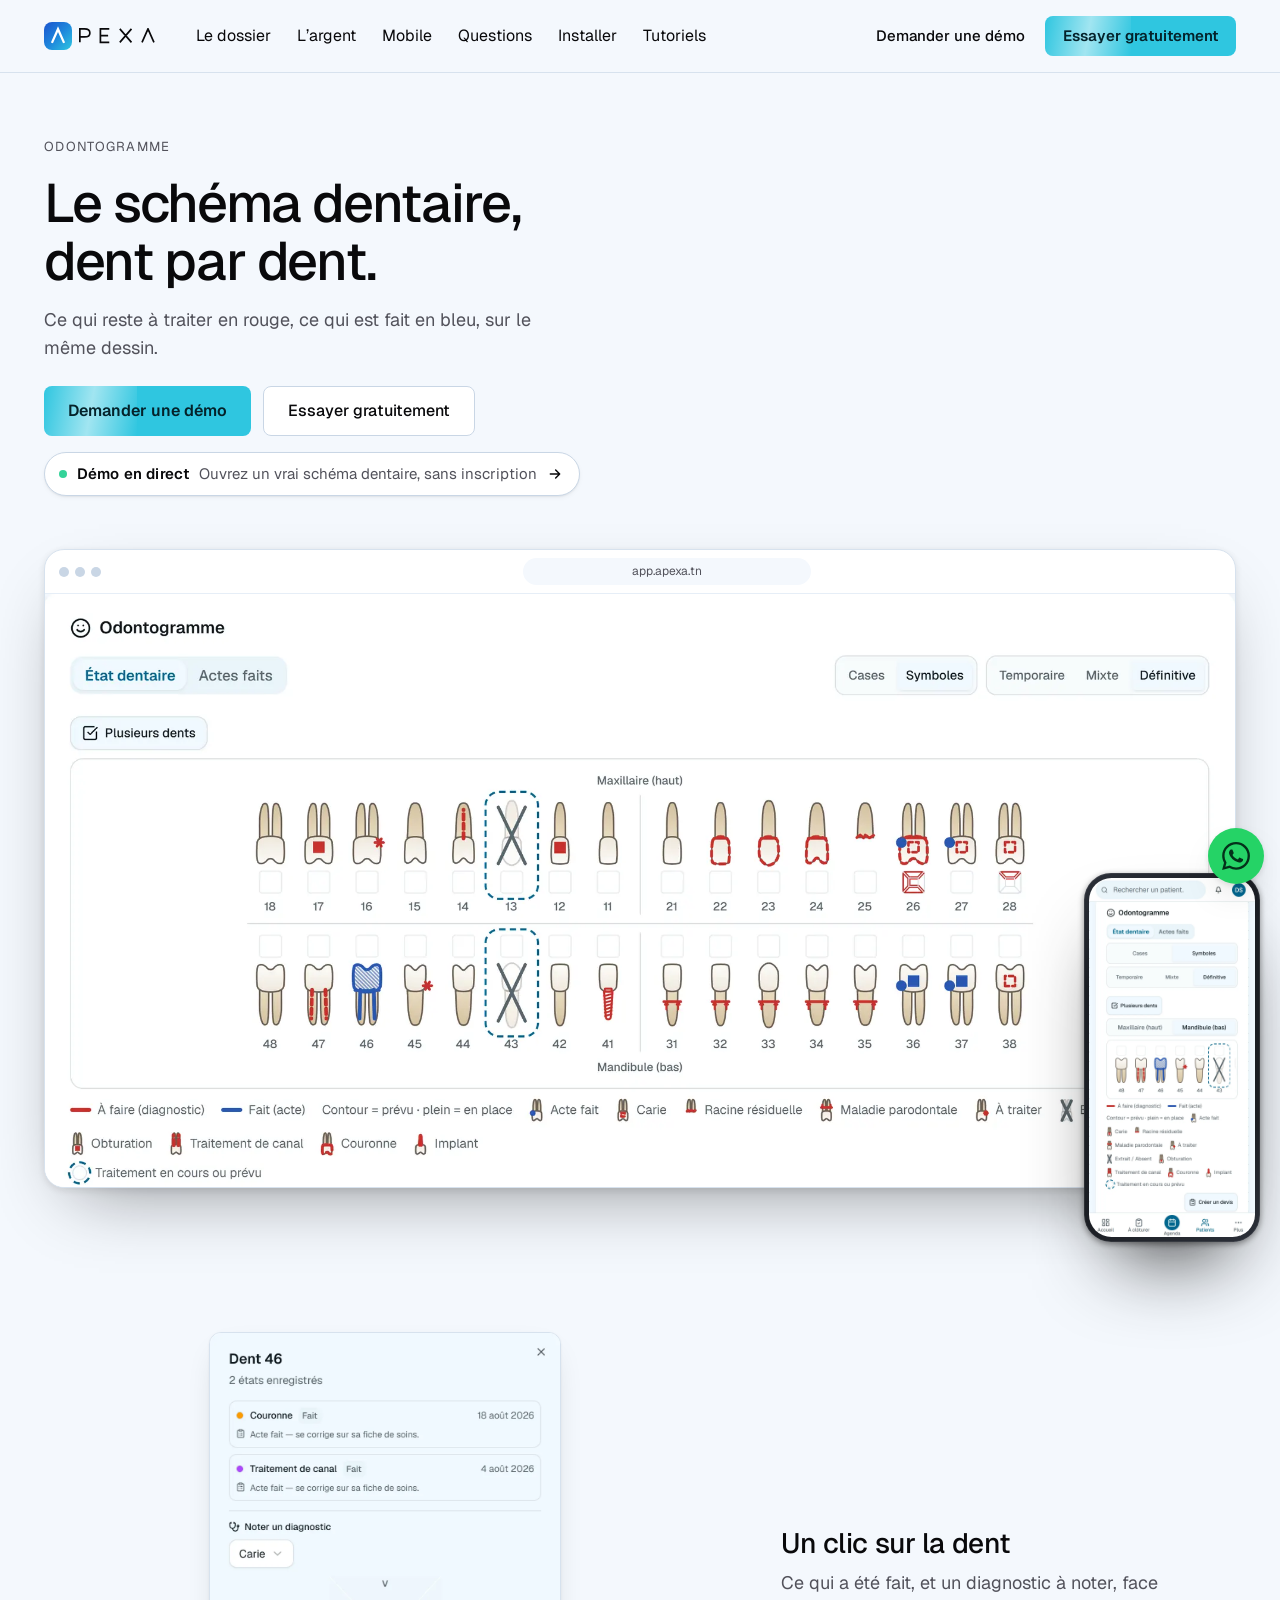
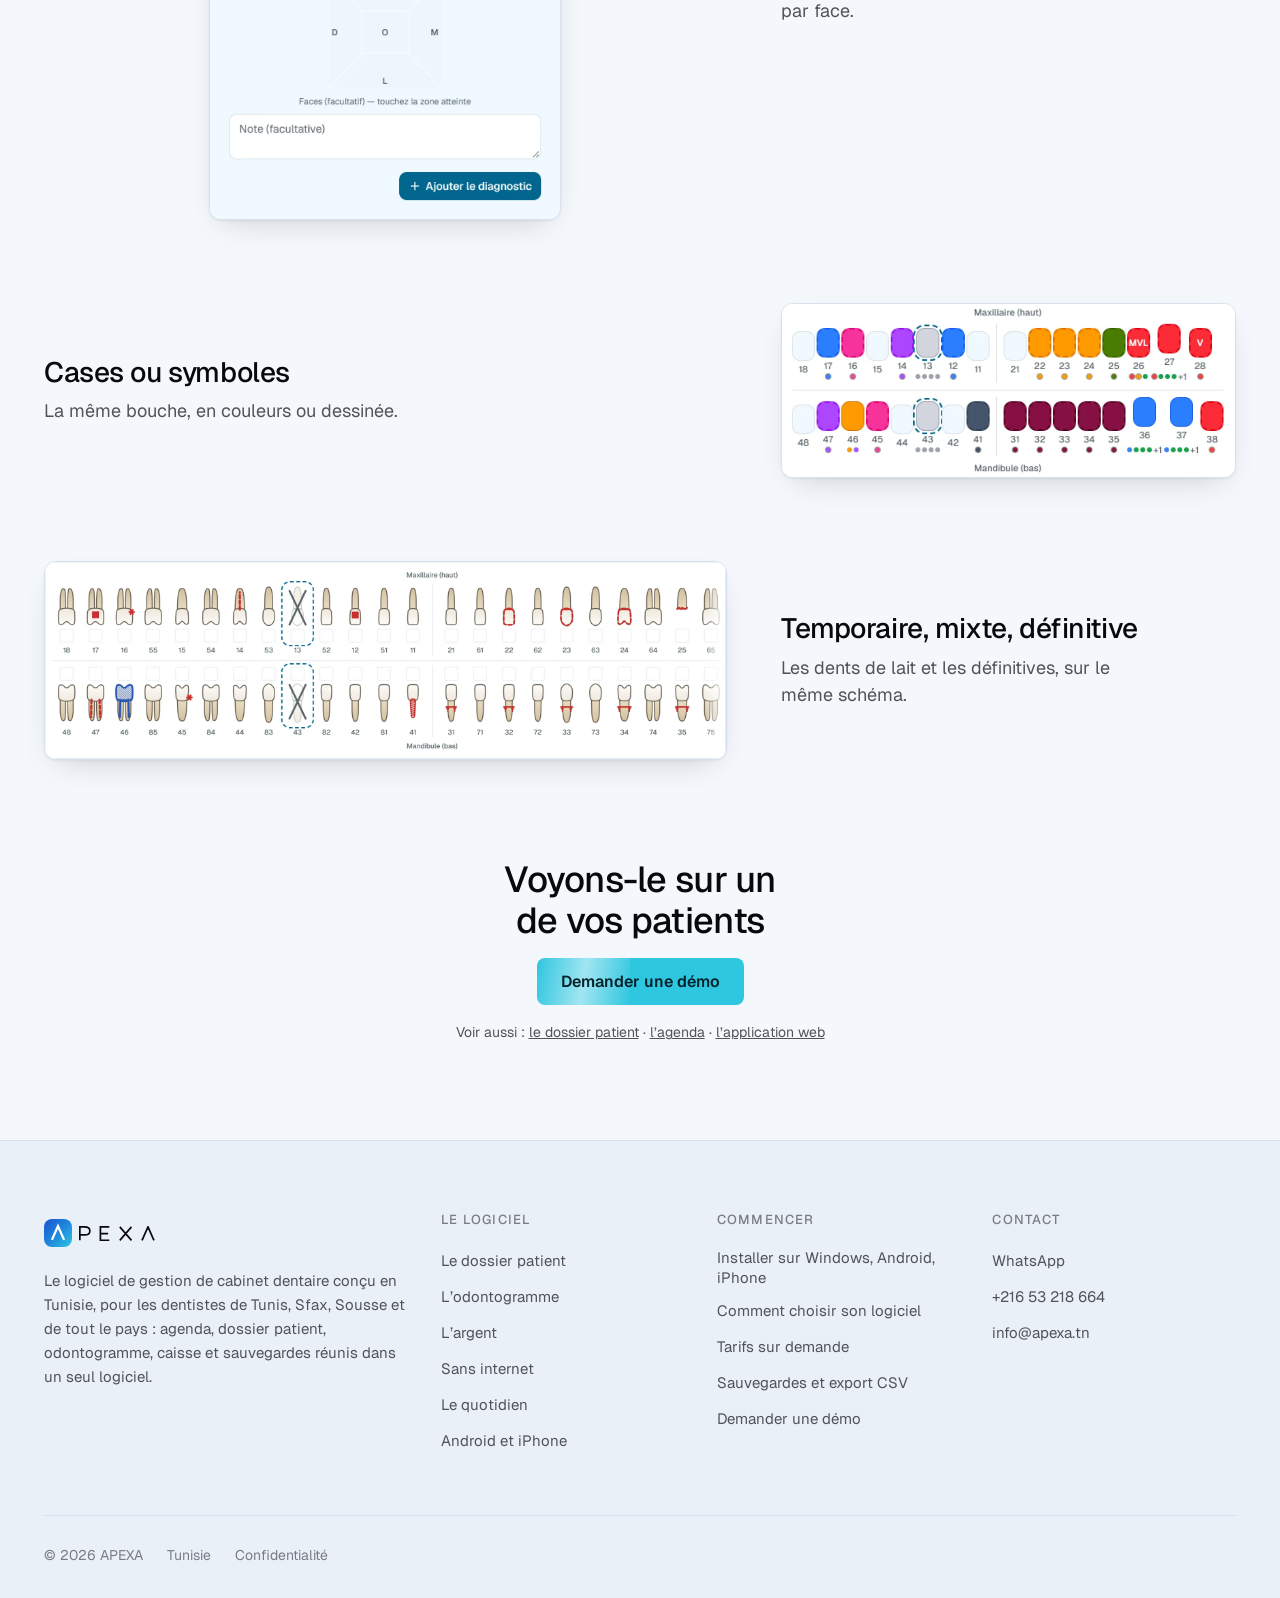
<file: odontogramme.html>
<!doctype html>
<html lang="fr" class="no-js">
<head>
<meta charset="utf-8">
<meta name="viewport" content="width=device-width, initial-scale=1, viewport-fit=cover">
<title>Odontogramme : le schéma dentaire du logiciel | APEXA</title>
<meta name="description" content="Un odontogramme qui montre deux choses : ce qui reste à traiter, et le travail déjà fait. Denture temporaire, mixte et définitive, bridges, implants, actes par dent.">
<meta name="theme-color" content="#295AA8">

<link rel="canonical" href="https://apexa.tn/odontogramme.html">

<link rel="icon" href="favicon.ico" sizes="48x48">
<link rel="icon" href="favicon.svg" type="image/svg+xml">
<link rel="icon" href="icon-192.png" sizes="192x192" type="image/png">
<link rel="apple-touch-icon" href="apple-touch-icon.png">

<meta property="og:type" content="website">
<meta property="og:locale" content="fr_TN">
<meta property="og:site_name" content="APEXA">
<meta property="og:title" content="Odontogramme : le schéma dentaire du logiciel | APEXA">
<meta property="og:description" content="Un odontogramme qui montre deux choses : ce qui reste à traiter, et le travail déjà fait. Denture temporaire, mixte et définitive, bridges, implants, actes par dent.">
<meta property="og:url" content="https://apexa.tn/odontogramme.html">

<meta property="og:image" content="https://apexa.tn/assets/img/og-card.jpg">
<meta property="og:image:width" content="1200">
<meta property="og:image:height" content="630">
<meta name="twitter:card" content="summary_large_image">

<link rel="preconnect" href="https://fonts.googleapis.com">
<link rel="preconnect" href="https://fonts.gstatic.com" crossorigin>
<link rel="stylesheet" href="https://fonts.googleapis.com/css2?family=Geist:wght@400;500;600&display=swap">
<link rel="stylesheet" href="assets/site.css">


<script defer src="https://cloud.umami.is/script.js" data-website-id="6329eae5-648b-4e2e-ba49-e11602158e03" data-domains="apexa.tn,www.apexa.tn"></script>


<script type="application/ld+json">{"@context":"https://schema.org","@graph":[{"@type":"WebPage","@id":"https://apexa.tn/odontogramme.html#page","url":"https://apexa.tn/odontogramme.html","name":"Odontogramme : le schéma dentaire du logiciel","description":"Un odontogramme qui montre deux choses : ce qui reste à traiter, et le travail déjà fait. Denture temporaire, mixte et définitive, bridges, implants, actes par dent.","inLanguage":"fr","isPartOf":{"@id":"https://apexa.tn/#website"},"about":{"@id":"https://apexa.tn/#logiciel"},"publisher":{"@id":"https://apexa.tn/#organization"},"primaryImageOfPage":{"@type":"ImageObject","url":"https://apexa.tn/assets/img/v-odonto.webp"},"breadcrumb":{"@id":"https://apexa.tn/odontogramme.html#fil"}},{"@type":"BreadcrumbList","@id":"https://apexa.tn/odontogramme.html#fil","itemListElement":[{"@type":"ListItem","position":1,"name":"APEXA","item":"https://apexa.tn/"},{"@type":"ListItem","position":2,"name":"Odontogramme"}]}]}</script>
</head>
<body class="">

<a class="skip" href="#main">Aller au contenu</a>
<div id="top-sentinel" aria-hidden="true" style="position:absolute;top:0;height:1px;width:1px"></div>


<header class="topbar on-light">
  <div class="wrap topbar-in">

    <a class="brand" href="index.html" aria-label="APEXA">
      <span class="mark" aria-hidden="true">
        <svg viewBox="0 0 512 512" fill="currentColor" aria-hidden="true"><path d="M 126.15 373.14 L 256.00 79.93 L 385.85 373.14 L 348.36 389.74 L 256.00 181.20 L 163.65 389.74 Z"/></svg>
      </span>
      <svg class="word" viewBox="325.4 72.35 393.4 78.8" aria-hidden="true"><path d="M 329.80 146.75 L 329.80 76.75 L 353.70 76.75 C 370.90 76.75 381.80 84.75 381.80 97.75 C 381.80 110.75 370.90 118.75 353.70 118.75 L 329.80 118.75 M 482.50 76.75 L 436.50 76.75 L 436.50 146.75 L 482.50 146.75 M 436.50 111.75 L 476.50 111.75 M 537.20 76.75 L 597.70 146.75 M 597.70 76.75 L 537.20 146.75 M 652.40 146.75 L 683.40 76.75 L 714.40 146.75" fill="none" stroke="currentColor" stroke-width="8.80" stroke-linejoin="miter"/></svg>
    </a>

    <nav class="nav" aria-label="Principal">
      <a href="index.html#dossier" data-nav="dossier">Le dossier</a>
      <a href="index.html#argent" data-nav="argent">L’argent</a>
      <a href="index.html#mobile" data-nav="mobile">Mobile</a>
      <a href="index.html#faq" data-nav="faq">Questions</a>
      <a href="index.html#telecharger" data-nav="telecharger">Installer</a>
      <a href="tutoriels.html" data-nav="tutoriels">Tutoriels</a>
    </nav>

    
    <div class="topbar-cta">
      <a class="topbar-link" href="index.html#demande">Demander une démo</a>
      <a class="btn btn-primary" href="index.html#telecharger">Essayer gratuitement</a>
    </div>

    <button class="burger" id="burger" type="button" aria-expanded="false" aria-controls="drawer">
      <span class="sr-only">Ouvrir le menu</span>
      <svg viewBox="0 0 24 24" fill="none" stroke="currentColor" stroke-width="2" stroke-linecap="round" aria-hidden="true"><path d="M4 7h16M4 12h16M4 17h16"/></svg>
    </button>
  </div>
</header>

<div class="drawer" id="drawer" data-open="false">
  <div class="wrap drawer-top">
    <a class="brand" href="index.html" aria-label="APEXA">
      <span class="mark" aria-hidden="true">
        <svg viewBox="0 0 512 512" fill="currentColor" aria-hidden="true"><path d="M 126.15 373.14 L 256.00 79.93 L 385.85 373.14 L 348.36 389.74 L 256.00 181.20 L 163.65 389.74 Z"/></svg>
      </span>
      <svg class="word" viewBox="325.4 72.35 393.4 78.8" aria-hidden="true"><path d="M 329.80 146.75 L 329.80 76.75 L 353.70 76.75 C 370.90 76.75 381.80 84.75 381.80 97.75 C 381.80 110.75 370.90 118.75 353.70 118.75 L 329.80 118.75 M 482.50 76.75 L 436.50 76.75 L 436.50 146.75 L 482.50 146.75 M 436.50 111.75 L 476.50 111.75 M 537.20 76.75 L 597.70 146.75 M 597.70 76.75 L 537.20 146.75 M 652.40 146.75 L 683.40 76.75 L 714.40 146.75" fill="none" stroke="currentColor" stroke-width="8.80" stroke-linejoin="miter"/></svg>
    </a>
    <button class="burger" id="drawer-close" type="button" style="margin-inline-start:auto">
      <span class="sr-only">Fermer le menu</span>
      <svg viewBox="0 0 24 24" fill="none" stroke="currentColor" stroke-width="2" stroke-linecap="round" aria-hidden="true"><path d="M6 6l12 12M18 6L6 18"/></svg>
    </button>
  </div>
  <div class="wrap drawer-body">
    <nav aria-label="Menu">
      <a href="index.html#dossier">Le dossier</a>
      <a href="index.html#argent">L’argent</a>
      <a href="index.html#avant-avec">Le quotidien</a>
      <a href="index.html#mobile">Mobile</a>
      <a href="index.html#faq">Questions</a>
      <a href="index.html#telecharger">Installer</a>
      <a href="tutoriels.html">Tutoriels</a>
      <a href="index.html#contact">Contact</a>
    </nav>
    <div class="drawer-actions">
      <a class="btn btn-primary" href="index.html#telecharger">Essayer gratuitement</a>
      <a class="btn btn-ghost" href="index.html#demande">Demander une démo</a>
      <a class="demo-pill demo-pill--block" href="https://demo.apexa.tn" target="_blank" rel="noopener">
        <span class="demo-pill__dot" aria-hidden="true"></span>
        <span class="demo-pill__label">Visiter la démo en direct</span>
        <span class="demo-pill__text">Visitez un cabinet fictif, sans inscription</span>
        <svg class="demo-pill__arrow" viewBox="0 0 24 24" fill="none" stroke="currentColor" stroke-width="2.2" stroke-linecap="round" stroke-linejoin="round" aria-hidden="true"><path d="M5 12h14M13 6l6 6-6 6"/></svg>
      </a>
    </div>
  </div>
</div>


<main id="main">




<section class="vp">
  <div class="wrap">

    <header class="vp-head">
      <p class="eyebrow rise">Odontogramme</p>
      <h1 class="vp-h1 rise d1">Le schéma dentaire, dent par dent.</h1>
      <p class="vp-lede rise d2">Ce qui reste à traiter en rouge, ce qui est fait en bleu, sur le même dessin.</p>
      <p class="vp-ctas rise d3">
        <a class="btn btn-primary" href="index.html#demande">Demander une démo</a>
        <a class="btn btn-ghost" href="index.html#telecharger">Essayer gratuitement</a>
      </p>
      <p class="rise d3">
        <a class="demo-pill demo-pill--light" href="https://demo.apexa.tn" target="_blank" rel="noopener">
        <span class="demo-pill__dot" aria-hidden="true"></span>
        <span class="demo-pill__label">Démo en direct</span>
        <span class="demo-pill__text">Ouvrez un vrai schéma dentaire, sans inscription</span>
        <svg class="demo-pill__arrow" viewBox="0 0 24 24" fill="none" stroke="currentColor" stroke-width="2.2" stroke-linecap="round" stroke-linejoin="round" aria-hidden="true"><path d="M5 12h14M13 6l6 6-6 6"/></svg>
      </a>
      </p>
    </header>

    <div class="vp-stage rise d3">
      <figure class="vp-screen">
        <div class="vp-bar" aria-hidden="true"><span class="vp-dots"><i></i><i></i><i></i></span><span class="vp-url">app.apexa.tn</span></div>
        <img src="assets/img/v-odonto.webp" width="2000" height="996" alt="Odontogramme du logiciel dentaire APEXA en vue Symboles : chaque dent dessinée, les diagnostics en rouge et les actes faits en bleu" fetchpriority="high">
      </figure>
      <figure class="vp-phone"><img src="assets/img/p-odonto.webp" width="780" height="1688" alt="L’odontogramme sur un téléphone, mandibule" loading="lazy" decoding="async"></figure>
    </div>

    <div class="vp-rows">
      <div class="vp-row rise">
        <figure class="vp-shot vp-shot--sm"><img src="assets/img/v-odonto-dent.webp" width="892" height="1238" alt="Une dent ouverte : ses actes faits avec leur date, et un diagnostic à noter face par face" loading="lazy" decoding="async"></figure>
        <div class="vp-txt">
          <h2 class="vp-t">Un clic sur la dent</h2>
          <p class="vp-p">Ce qui a été fait, et un diagnostic à noter, face par face.</p>
        </div>
      </div>
      <div class="vp-row rise">
        <figure class="vp-shot"><img src="assets/img/v-odonto-cases.webp" width="1100" height="420" alt="La même bouche en vue Cases : une couleur par état de la dent" loading="lazy" decoding="async"></figure>
        <div class="vp-txt">
          <h2 class="vp-t">Cases ou symboles</h2>
          <p class="vp-p">La même bouche, en couleurs ou dessinée.</p>
        </div>
      </div>
      <div class="vp-row rise">
        <figure class="vp-shot"><img src="assets/img/v-odonto-mixte.webp" width="2000" height="579" alt="La denture mixte : dents de lait et dents définitives sur le même schéma" loading="lazy" decoding="async"></figure>
        <div class="vp-txt">
          <h2 class="vp-t">Temporaire, mixte, définitive</h2>
          <p class="vp-p">Les dents de lait et les définitives, sur le même schéma.</p>
        </div>
      </div>
    </div>

    <div class="vp-end rise">
      <h2>Voyons-le sur un de vos patients</h2>
      <a class="btn btn-primary" href="index.html#demande">Demander une démo</a>
      <p class="vp-more">Voir aussi&nbsp;: <a href="dossier-patient-dentaire.html">le dossier patient</a> · <a href="agenda-rendez-vous-cabinet-dentaire.html">l’agenda</a> · <a href="application-web-cabinet-dentaire.html">l’application web</a></p>
    </div>

  </div>
</section>

</main>

<footer class="footer">
  <div class="wrap">
    <div class="footer-cols">

      <div class="footer-brand">
        <a class="brand" href="index.html" aria-label="APEXA">
          <span class="mark" aria-hidden="true">
            <svg viewBox="0 0 512 512" fill="currentColor" aria-hidden="true"><path d="M 126.15 373.14 L 256.00 79.93 L 385.85 373.14 L 348.36 389.74 L 256.00 181.20 L 163.65 389.74 Z"/></svg>
          </span>
          <svg class="word" viewBox="325.4 72.35 393.4 78.8" aria-hidden="true"><path d="M 329.80 146.75 L 329.80 76.75 L 353.70 76.75 C 370.90 76.75 381.80 84.75 381.80 97.75 C 381.80 110.75 370.90 118.75 353.70 118.75 L 329.80 118.75 M 482.50 76.75 L 436.50 76.75 L 436.50 146.75 L 482.50 146.75 M 436.50 111.75 L 476.50 111.75 M 537.20 76.75 L 597.70 146.75 M 597.70 76.75 L 537.20 146.75 M 652.40 146.75 L 683.40 76.75 L 714.40 146.75" fill="none" stroke="currentColor" stroke-width="8.80" stroke-linejoin="miter"/></svg>
        </a>
        
        <p>Le logiciel de gestion de cabinet dentaire conçu en Tunisie, pour les dentistes de Tunis, Sfax, Sousse et de tout le pays : agenda, dossier patient, odontogramme, caisse et sauvegardes réunis dans un seul logiciel.</p>
      </div>

      <div>
        <h4>Le logiciel</h4>
        <ul>
          <li><a href="index.html#dossier">Le dossier patient</a></li>
          <li><a href="odontogramme.html">L’odontogramme</a></li>
          <li><a href="index.html#argent">L’argent</a></li>
          <li><a href="logiciel-dentaire-hors-ligne.html">Sans internet</a></li>
          <li><a href="index.html#avant-avec">Le quotidien</a></li>
          <li><a href="index.html#mobile">Android et iPhone</a></li>
        </ul>
      </div>

      <div>
        <h4>Commencer</h4>
        <ul>
          <li><a href="index.html#telecharger">Installer sur Windows, Android, iPhone</a></li>
          <li><a href="guide-choisir-logiciel-cabinet-dentaire.html">Comment choisir son logiciel</a></li>
          <li><a href="index.html#demande">Tarifs sur demande</a></li>
          <li><a href="index.html#faq">Sauvegardes et export CSV</a></li>
          <li><a href="index.html#demande">Demander une démo</a></li>
        </ul>
      </div>

      <div>
        <h4>Contact</h4>
        <ul>
          <li><a href="https://wa.me/21651230456?text=Bonjour%2C%20je%20voudrais%20en%20savoir%20plus%20sur%20APEXA." target="_blank" rel="noopener">WhatsApp</a></li>
          <li><a href="tel:+21653218664">+216 53 218 664</a></li>
          <li><a href="mailto:info@apexa.tn">info@apexa.tn</a></li>
        </ul>
      </div>

    </div>

    <div class="footer-base">
      <span>© 2026 APEXA</span>
      <span>Tunisie</span>
      <a href="confidentialite.html">Confidentialité</a>
    </div>
  </div>
</footer>



<div class="wa" id="wa">
  <div class="wa-card" id="wa-card" role="dialog" aria-labelledby="wa-t" hidden>
    <div class="wa-top">
      <p class="wa-t" id="wa-t">Une question&nbsp;?</p>
      <button class="wa-x" id="wa-x" type="button">
        <span class="sr-only">Fermer</span>
        <svg viewBox="0 0 24 24" fill="none" stroke="currentColor" stroke-width="2" stroke-linecap="round" aria-hidden="true"><path d="M6 6l12 12M18 6L6 18"/></svg>
      </button>
    </div>
    <a class="wa-go" href="https://wa.me/21651230456?text=Bonjour%2C%20je%20voudrais%20en%20savoir%20plus%20sur%20APEXA." target="_blank" rel="noopener">
      <svg viewBox="0 0 24 24" fill="currentColor" aria-hidden="true"><path d="M17.472 14.382c-.297-.149-1.758-.867-2.03-.967-.273-.099-.471-.148-.67.15-.197.297-.767.966-.94 1.164-.173.199-.347.223-.644.075-.297-.15-1.255-.463-2.39-1.475-.883-.788-1.48-1.761-1.653-2.059-.173-.297-.018-.458.13-.606.134-.133.298-.347.446-.52.149-.174.198-.298.298-.497.099-.198.05-.371-.025-.52-.075-.149-.669-1.612-.916-2.207-.242-.579-.487-.5-.669-.51-.173-.008-.371-.01-.57-.01-.198 0-.52.074-.792.372-.272.297-1.04 1.016-1.04 2.479 0 1.462 1.065 2.875 1.213 3.074.149.198 2.096 3.2 5.077 4.487.709.306 1.262.489 1.694.625.712.227 1.36.195 1.871.118.571-.085 1.758-.719 2.006-1.413.248-.694.248-1.289.173-1.413-.074-.124-.272-.198-.57-.347m-5.421 7.403h-.004a9.87 9.87 0 01-5.031-1.378l-.361-.214-3.741.982.998-3.648-.235-.374a9.86 9.86 0 01-1.51-5.26c.001-5.45 4.436-9.884 9.888-9.884 2.64 0 5.122 1.03 6.988 2.898a9.825 9.825 0 012.893 6.994c-.003 5.45-4.437 9.884-9.885 9.884m8.413-18.297A11.815 11.815 0 0012.05 0C5.495 0 .16 5.335.157 11.892c0 2.096.547 4.142 1.588 5.945L.057 24l6.305-1.654a11.882 11.882 0 005.683 1.448h.005c6.554 0 11.89-5.335 11.893-11.893a11.821 11.821 0 00-3.48-8.413Z"/></svg>
      Écrire sur WhatsApp
    </a>
    <a class="wa-row" href="tel:+21653218664">
      <svg viewBox="0 0 24 24" fill="none" stroke="currentColor" stroke-width="2" stroke-linecap="round" stroke-linejoin="round" aria-hidden="true"><path d="M22 16.92v3a2 2 0 0 1-2.18 2 19.79 19.79 0 0 1-8.63-3.07 19.5 19.5 0 0 1-6-6 19.79 19.79 0 0 1-3.07-8.67A2 2 0 0 1 4.11 2h3a2 2 0 0 1 2 1.72 12.84 12.84 0 0 0 .7 2.81 2 2 0 0 1-.45 2.11L8.09 9.91a16 16 0 0 0 6 6l1.27-1.27a2 2 0 0 1 2.11-.45 12.84 12.84 0 0 0 2.81.7A2 2 0 0 1 22 16.92z"/></svg>
      <span>Appeler le <b>+216 53 218 664</b></span>
    </a>
    <a class="wa-row" href="mailto:info@apexa.tn">
      <svg viewBox="0 0 24 24" fill="none" stroke="currentColor" stroke-width="2" stroke-linecap="round" stroke-linejoin="round" aria-hidden="true"><rect x="2" y="4" width="20" height="16" rx="2"/><path d="m22 6-10 7L2 6"/></svg>
      <span>info@apexa.tn</span>
    </a>
  </div>
  <a class="wa-fab" id="wa-fab" href="https://wa.me/21651230456?text=Bonjour%2C%20je%20voudrais%20en%20savoir%20plus%20sur%20APEXA." target="_blank" rel="noopener">
    <span class="sr-only">Nous contacter</span>
    <svg viewBox="0 0 24 24" fill="currentColor" aria-hidden="true"><path d="M17.472 14.382c-.297-.149-1.758-.867-2.03-.967-.273-.099-.471-.148-.67.15-.197.297-.767.966-.94 1.164-.173.199-.347.223-.644.075-.297-.15-1.255-.463-2.39-1.475-.883-.788-1.48-1.761-1.653-2.059-.173-.297-.018-.458.13-.606.134-.133.298-.347.446-.52.149-.174.198-.298.298-.497.099-.198.05-.371-.025-.52-.075-.149-.669-1.612-.916-2.207-.242-.579-.487-.5-.669-.51-.173-.008-.371-.01-.57-.01-.198 0-.52.074-.792.372-.272.297-1.04 1.016-1.04 2.479 0 1.462 1.065 2.875 1.213 3.074.149.198 2.096 3.2 5.077 4.487.709.306 1.262.489 1.694.625.712.227 1.36.195 1.871.118.571-.085 1.758-.719 2.006-1.413.248-.694.248-1.289.173-1.413-.074-.124-.272-.198-.57-.347m-5.421 7.403h-.004a9.87 9.87 0 01-5.031-1.378l-.361-.214-3.741.982.998-3.648-.235-.374a9.86 9.86 0 01-1.51-5.26c.001-5.45 4.436-9.884 9.888-9.884 2.64 0 5.122 1.03 6.988 2.898a9.825 9.825 0 012.893 6.994c-.003 5.45-4.437 9.884-9.885 9.884m8.413-18.297A11.815 11.815 0 0012.05 0C5.495 0 .16 5.335.157 11.892c0 2.096.547 4.142 1.588 5.945L.057 24l6.305-1.654a11.882 11.882 0 005.683 1.448h.005c6.554 0 11.89-5.335 11.893-11.893a11.821 11.821 0 00-3.48-8.413Z"/></svg>
  </a>
</div>


<script>
document.addEventListener('click', function (e) {
  var a = e.target.closest && e.target.closest('a[href*="/api/meta/client-download"]')
  if (a && window.umami) window.umami.track(/\/android$/.test(a.getAttribute('href')) ? 'telecharger-android' : 'telecharger-windows')
  var d = e.target.closest && e.target.closest('a[href^="https://demo.apexa.tn"]')
  if (d && window.umami) window.umami.track('essayer-demo')
}, true)
</script>
<script src="assets/site.js" defer></script>
</body>
</html>
</file>
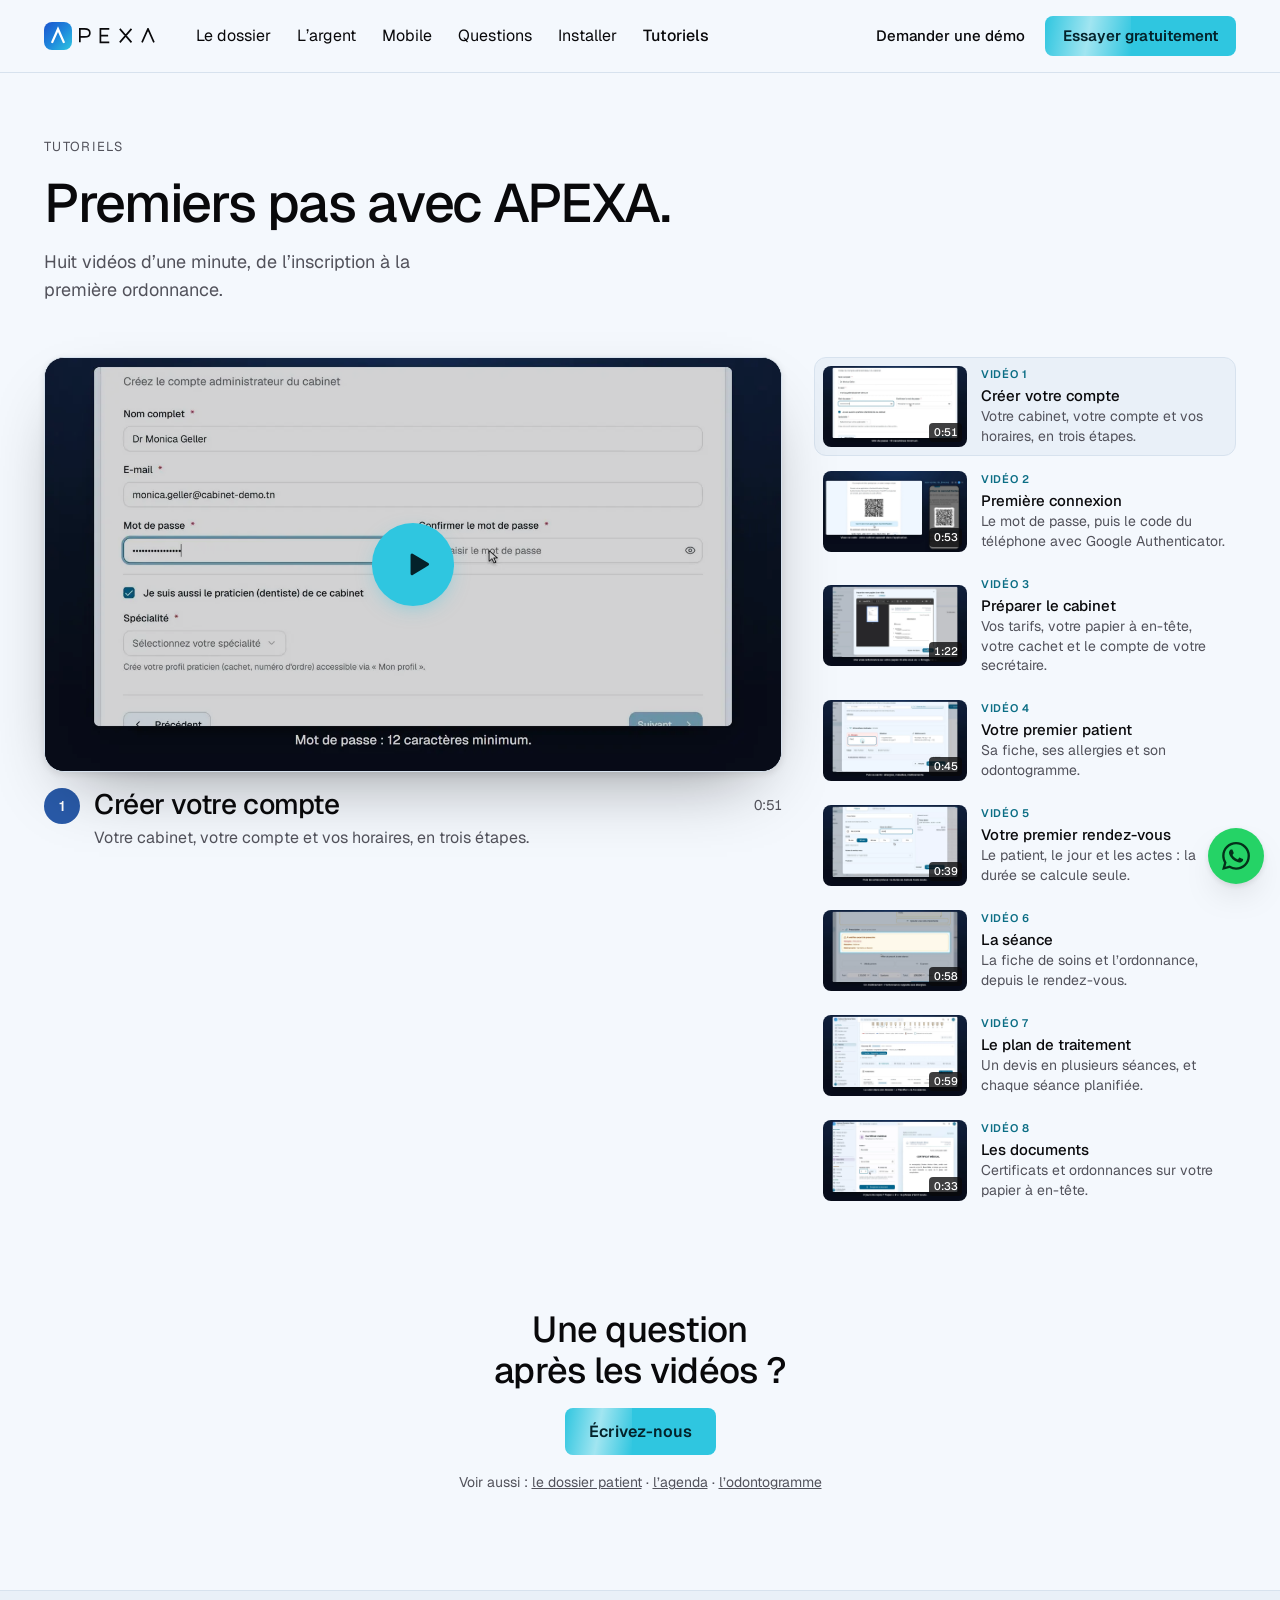
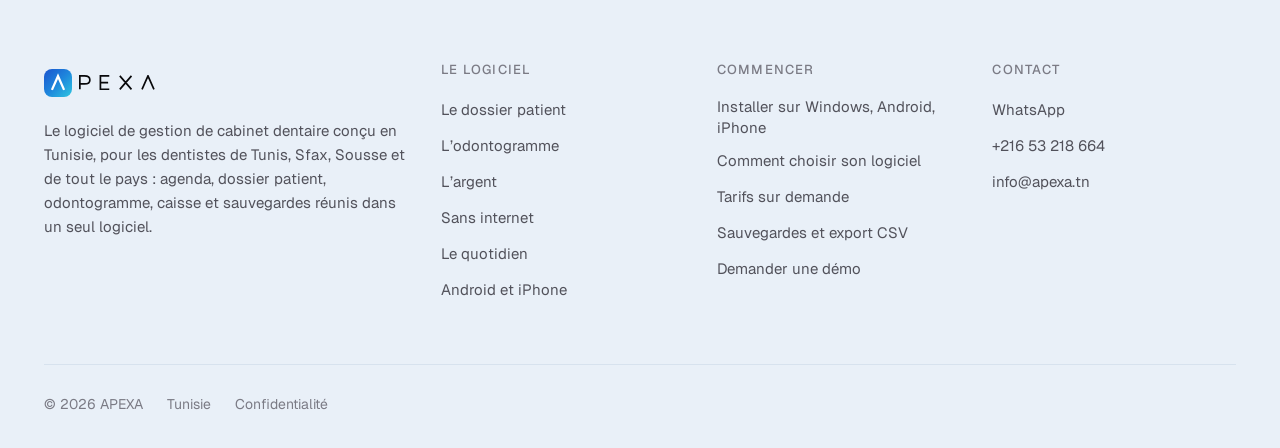
<file: tutoriels.html>
<!doctype html>
<html lang="fr" class="no-js">
<head>
<meta charset="utf-8">
<meta name="viewport" content="width=device-width, initial-scale=1, viewport-fit=cover">
<title>Tutoriels : premiers pas avec APEXA | APEXA</title>
<meta name="description" content="Huit vidéos d’une minute pour bien démarrer avec APEXA : créer votre compte, préparer le cabinet, votre premier patient, le rendez-vous, la séance, le devis et les documents.">
<meta name="theme-color" content="#295AA8">

<link rel="canonical" href="https://apexa.tn/tutoriels.html">

<link rel="icon" href="favicon.ico" sizes="48x48">
<link rel="icon" href="favicon.svg" type="image/svg+xml">
<link rel="icon" href="icon-192.png" sizes="192x192" type="image/png">
<link rel="apple-touch-icon" href="apple-touch-icon.png">

<meta property="og:type" content="website">
<meta property="og:locale" content="fr_TN">
<meta property="og:site_name" content="APEXA">
<meta property="og:title" content="Tutoriels : premiers pas avec APEXA | APEXA">
<meta property="og:description" content="Huit vidéos d’une minute pour bien démarrer avec APEXA : créer votre compte, préparer le cabinet, votre premier patient, le rendez-vous, la séance, le devis et les documents.">
<meta property="og:url" content="https://apexa.tn/tutoriels.html">

<meta property="og:image" content="https://apexa.tn/assets/img/og-card.jpg">
<meta property="og:image:width" content="1200">
<meta property="og:image:height" content="630">
<meta name="twitter:card" content="summary_large_image">

<link rel="preconnect" href="https://fonts.googleapis.com">
<link rel="preconnect" href="https://fonts.gstatic.com" crossorigin>
<link rel="stylesheet" href="https://fonts.googleapis.com/css2?family=Geist:wght@400;500;600&display=swap">
<link rel="stylesheet" href="assets/site.css">


<script defer src="https://cloud.umami.is/script.js" data-website-id="6329eae5-648b-4e2e-ba49-e11602158e03" data-domains="apexa.tn,www.apexa.tn"></script>



</head>
<body class="">

<a class="skip" href="#main">Aller au contenu</a>
<div id="top-sentinel" aria-hidden="true" style="position:absolute;top:0;height:1px;width:1px"></div>


<header class="topbar on-light">
  <div class="wrap topbar-in">

    <a class="brand" href="index.html" aria-label="APEXA">
      <span class="mark" aria-hidden="true">
        <svg viewBox="0 0 512 512" fill="currentColor" aria-hidden="true"><path d="M 126.15 373.14 L 256.00 79.93 L 385.85 373.14 L 348.36 389.74 L 256.00 181.20 L 163.65 389.74 Z"/></svg>
      </span>
      <svg class="word" viewBox="325.4 72.35 393.4 78.8" aria-hidden="true"><path d="M 329.80 146.75 L 329.80 76.75 L 353.70 76.75 C 370.90 76.75 381.80 84.75 381.80 97.75 C 381.80 110.75 370.90 118.75 353.70 118.75 L 329.80 118.75 M 482.50 76.75 L 436.50 76.75 L 436.50 146.75 L 482.50 146.75 M 436.50 111.75 L 476.50 111.75 M 537.20 76.75 L 597.70 146.75 M 597.70 76.75 L 537.20 146.75 M 652.40 146.75 L 683.40 76.75 L 714.40 146.75" fill="none" stroke="currentColor" stroke-width="8.80" stroke-linejoin="miter"/></svg>
    </a>

    <nav class="nav" aria-label="Principal">
      <a href="index.html#dossier" data-nav="dossier">Le dossier</a>
      <a href="index.html#argent" data-nav="argent">L’argent</a>
      <a href="index.html#mobile" data-nav="mobile">Mobile</a>
      <a href="index.html#faq" data-nav="faq">Questions</a>
      <a href="index.html#telecharger" data-nav="telecharger">Installer</a>
      <a href="tutoriels.html" data-nav="tutoriels" aria-current="page">Tutoriels</a>
    </nav>

    
    <div class="topbar-cta">
      <a class="topbar-link" href="index.html#demande">Demander une démo</a>
      <a class="btn btn-primary" href="index.html#telecharger">Essayer gratuitement</a>
    </div>

    <button class="burger" id="burger" type="button" aria-expanded="false" aria-controls="drawer">
      <span class="sr-only">Ouvrir le menu</span>
      <svg viewBox="0 0 24 24" fill="none" stroke="currentColor" stroke-width="2" stroke-linecap="round" aria-hidden="true"><path d="M4 7h16M4 12h16M4 17h16"/></svg>
    </button>
  </div>
</header>

<div class="drawer" id="drawer" data-open="false">
  <div class="wrap drawer-top">
    <a class="brand" href="index.html" aria-label="APEXA">
      <span class="mark" aria-hidden="true">
        <svg viewBox="0 0 512 512" fill="currentColor" aria-hidden="true"><path d="M 126.15 373.14 L 256.00 79.93 L 385.85 373.14 L 348.36 389.74 L 256.00 181.20 L 163.65 389.74 Z"/></svg>
      </span>
      <svg class="word" viewBox="325.4 72.35 393.4 78.8" aria-hidden="true"><path d="M 329.80 146.75 L 329.80 76.75 L 353.70 76.75 C 370.90 76.75 381.80 84.75 381.80 97.75 C 381.80 110.75 370.90 118.75 353.70 118.75 L 329.80 118.75 M 482.50 76.75 L 436.50 76.75 L 436.50 146.75 L 482.50 146.75 M 436.50 111.75 L 476.50 111.75 M 537.20 76.75 L 597.70 146.75 M 597.70 76.75 L 537.20 146.75 M 652.40 146.75 L 683.40 76.75 L 714.40 146.75" fill="none" stroke="currentColor" stroke-width="8.80" stroke-linejoin="miter"/></svg>
    </a>
    <button class="burger" id="drawer-close" type="button" style="margin-inline-start:auto">
      <span class="sr-only">Fermer le menu</span>
      <svg viewBox="0 0 24 24" fill="none" stroke="currentColor" stroke-width="2" stroke-linecap="round" aria-hidden="true"><path d="M6 6l12 12M18 6L6 18"/></svg>
    </button>
  </div>
  <div class="wrap drawer-body">
    <nav aria-label="Menu">
      <a href="index.html#dossier">Le dossier</a>
      <a href="index.html#argent">L’argent</a>
      <a href="index.html#avant-avec">Le quotidien</a>
      <a href="index.html#mobile">Mobile</a>
      <a href="index.html#faq">Questions</a>
      <a href="index.html#telecharger">Installer</a>
      <a href="tutoriels.html">Tutoriels</a>
      <a href="index.html#contact">Contact</a>
    </nav>
    <div class="drawer-actions">
      <a class="btn btn-primary" href="index.html#telecharger">Essayer gratuitement</a>
      <a class="btn btn-ghost" href="index.html#demande">Demander une démo</a>
      <a class="demo-pill demo-pill--block" href="https://demo.apexa.tn" target="_blank" rel="noopener">
        <span class="demo-pill__dot" aria-hidden="true"></span>
        <span class="demo-pill__label">Visiter la démo en direct</span>
        <span class="demo-pill__text">Visitez un cabinet fictif, sans inscription</span>
        <svg class="demo-pill__arrow" viewBox="0 0 24 24" fill="none" stroke="currentColor" stroke-width="2.2" stroke-linecap="round" stroke-linejoin="round" aria-hidden="true"><path d="M5 12h14M13 6l6 6-6 6"/></svg>
      </a>
    </div>
  </div>
</div>


<main id="main">




<section class="vp">
  <div class="wrap">

    <header class="vp-head">
      <p class="eyebrow rise">Tutoriels</p>
      <h1 class="vp-h1 rise d1">Premiers pas avec APEXA.</h1>
      <p class="vp-lede rise d2">Huit vidéos d’une minute, de l’inscription à la première ordonnance.</p>
    </header>

    <div class="tuto rise d3" data-tuto>
      <div class="tuto-player">
        <div class="tuto-stage">
          <img src="assets/img/tuto-1.webp" width="1280" height="720" alt="" fetchpriority="high">
          <button class="tuto-play" type="button" aria-label="Lire la vidéo : Créer votre compte"><span class="tuto-disc"><svg viewBox="0 0 24 24" aria-hidden="true"><path fill="currentColor" d="M8 5.5v13a1 1 0 0 0 1.5.86l10.8-6.5a1 1 0 0 0 0-1.72L9.5 4.64A1 1 0 0 0 8 5.5z"/></svg></span></button>
        </div>
        <div class="tuto-now">
          <span class="tuto-n" data-now="n">1</span>
          <div class="tuto-now-txt">
            <h2 data-now="title">Créer votre compte</h2>
            <p data-now="line">Votre cabinet, votre compte et vos horaires, en trois étapes.</p>
          </div>
          <span class="tuto-dur" data-now="dur">0:51</span>
        </div>
      </div>

      <ol class="tuto-list" aria-label="Les huit vidéos">
        <li>
          <button class="tuto-item" type="button" aria-current="true" data-yt="vXwtPbCL_UY" data-n="1" data-title="Créer votre compte" data-line="Votre cabinet, votre compte et vos horaires, en trois étapes." data-dur="0:51">
            <span class="tuto-thumb"><img src="assets/img/tuto-1.webp" width="1280" height="720" alt="" loading="lazy" decoding="async"><span class="tuto-time">0:51</span></span>
            <span class="tuto-meta"><span class="tuto-step">Vidéo 1</span><b>Créer votre compte</b><span class="tuto-line">Votre cabinet, votre compte et vos horaires, en trois étapes.</span></span>
          </button>
        </li>
        <li>
          <button class="tuto-item" type="button" aria-current="false" data-yt="wQ-WNx39U50" data-n="2" data-title="Première connexion" data-line="Le mot de passe, puis le code du téléphone avec Google Authenticator." data-dur="0:53">
            <span class="tuto-thumb"><img src="assets/img/tuto-2.webp" width="1280" height="720" alt="" loading="lazy" decoding="async"><span class="tuto-time">0:53</span></span>
            <span class="tuto-meta"><span class="tuto-step">Vidéo 2</span><b>Première connexion</b><span class="tuto-line">Le mot de passe, puis le code du téléphone avec Google Authenticator.</span></span>
          </button>
        </li>
        <li>
          <button class="tuto-item" type="button" aria-current="false" data-yt="UZokOPtfJBc" data-n="3" data-title="Préparer le cabinet" data-line="Vos tarifs, votre papier à en-tête, votre cachet et le compte de votre secrétaire." data-dur="1:22">
            <span class="tuto-thumb"><img src="assets/img/tuto-3.webp" width="1280" height="720" alt="" loading="lazy" decoding="async"><span class="tuto-time">1:22</span></span>
            <span class="tuto-meta"><span class="tuto-step">Vidéo 3</span><b>Préparer le cabinet</b><span class="tuto-line">Vos tarifs, votre papier à en-tête, votre cachet et le compte de votre secrétaire.</span></span>
          </button>
        </li>
        <li>
          <button class="tuto-item" type="button" aria-current="false" data-yt="u8KUh00l3QA" data-n="4" data-title="Votre premier patient" data-line="Sa fiche, ses allergies et son odontogramme." data-dur="0:45">
            <span class="tuto-thumb"><img src="assets/img/tuto-4.webp" width="1280" height="720" alt="" loading="lazy" decoding="async"><span class="tuto-time">0:45</span></span>
            <span class="tuto-meta"><span class="tuto-step">Vidéo 4</span><b>Votre premier patient</b><span class="tuto-line">Sa fiche, ses allergies et son odontogramme.</span></span>
          </button>
        </li>
        <li>
          <button class="tuto-item" type="button" aria-current="false" data-yt="FZzPvkufkKU" data-n="5" data-title="Votre premier rendez-vous" data-line="Le patient, le jour et les actes : la durée se calcule seule." data-dur="0:39">
            <span class="tuto-thumb"><img src="assets/img/tuto-5.webp" width="1280" height="720" alt="" loading="lazy" decoding="async"><span class="tuto-time">0:39</span></span>
            <span class="tuto-meta"><span class="tuto-step">Vidéo 5</span><b>Votre premier rendez-vous</b><span class="tuto-line">Le patient, le jour et les actes : la durée se calcule seule.</span></span>
          </button>
        </li>
        <li>
          <button class="tuto-item" type="button" aria-current="false" data-yt="ixdLZxswDU8" data-n="6" data-title="La séance" data-line="La fiche de soins et l’ordonnance, depuis le rendez-vous." data-dur="0:58">
            <span class="tuto-thumb"><img src="assets/img/tuto-6.webp" width="1280" height="720" alt="" loading="lazy" decoding="async"><span class="tuto-time">0:58</span></span>
            <span class="tuto-meta"><span class="tuto-step">Vidéo 6</span><b>La séance</b><span class="tuto-line">La fiche de soins et l’ordonnance, depuis le rendez-vous.</span></span>
          </button>
        </li>
        <li>
          <button class="tuto-item" type="button" aria-current="false" data-yt="zVTUW-ZP17g" data-n="7" data-title="Le plan de traitement" data-line="Un devis en plusieurs séances, et chaque séance planifiée." data-dur="0:59">
            <span class="tuto-thumb"><img src="assets/img/tuto-7.webp" width="1280" height="720" alt="" loading="lazy" decoding="async"><span class="tuto-time">0:59</span></span>
            <span class="tuto-meta"><span class="tuto-step">Vidéo 7</span><b>Le plan de traitement</b><span class="tuto-line">Un devis en plusieurs séances, et chaque séance planifiée.</span></span>
          </button>
        </li>
        <li>
          <button class="tuto-item" type="button" aria-current="false" data-yt="XOXCFck4GgA" data-n="8" data-title="Les documents" data-line="Certificats et ordonnances sur votre papier à en-tête." data-dur="0:33">
            <span class="tuto-thumb"><img src="assets/img/tuto-8.webp" width="1280" height="720" alt="" loading="lazy" decoding="async"><span class="tuto-time">0:33</span></span>
            <span class="tuto-meta"><span class="tuto-step">Vidéo 8</span><b>Les documents</b><span class="tuto-line">Certificats et ordonnances sur votre papier à en-tête.</span></span>
          </button>
        </li>
      </ol>
    </div>

    <div class="vp-end rise">
      <h2>Une question après les vidéos&nbsp;?</h2>
      <a class="btn btn-primary" href="index.html#contact">Écrivez-nous</a>
      <p class="vp-more">Voir aussi&nbsp;: <a href="dossier-patient-dentaire.html">le dossier patient</a> · <a href="agenda-rendez-vous-cabinet-dentaire.html">l’agenda</a> · <a href="odontogramme.html">l’odontogramme</a></p>
    </div>

  </div>
</section>

</main>

<footer class="footer">
  <div class="wrap">
    <div class="footer-cols">

      <div class="footer-brand">
        <a class="brand" href="index.html" aria-label="APEXA">
          <span class="mark" aria-hidden="true">
            <svg viewBox="0 0 512 512" fill="currentColor" aria-hidden="true"><path d="M 126.15 373.14 L 256.00 79.93 L 385.85 373.14 L 348.36 389.74 L 256.00 181.20 L 163.65 389.74 Z"/></svg>
          </span>
          <svg class="word" viewBox="325.4 72.35 393.4 78.8" aria-hidden="true"><path d="M 329.80 146.75 L 329.80 76.75 L 353.70 76.75 C 370.90 76.75 381.80 84.75 381.80 97.75 C 381.80 110.75 370.90 118.75 353.70 118.75 L 329.80 118.75 M 482.50 76.75 L 436.50 76.75 L 436.50 146.75 L 482.50 146.75 M 436.50 111.75 L 476.50 111.75 M 537.20 76.75 L 597.70 146.75 M 597.70 76.75 L 537.20 146.75 M 652.40 146.75 L 683.40 76.75 L 714.40 146.75" fill="none" stroke="currentColor" stroke-width="8.80" stroke-linejoin="miter"/></svg>
        </a>
        
        <p>Le logiciel de gestion de cabinet dentaire conçu en Tunisie, pour les dentistes de Tunis, Sfax, Sousse et de tout le pays : agenda, dossier patient, odontogramme, caisse et sauvegardes réunis dans un seul logiciel.</p>
      </div>

      <div>
        <h4>Le logiciel</h4>
        <ul>
          <li><a href="index.html#dossier">Le dossier patient</a></li>
          <li><a href="odontogramme.html">L’odontogramme</a></li>
          <li><a href="index.html#argent">L’argent</a></li>
          <li><a href="logiciel-dentaire-hors-ligne.html">Sans internet</a></li>
          <li><a href="index.html#avant-avec">Le quotidien</a></li>
          <li><a href="index.html#mobile">Android et iPhone</a></li>
        </ul>
      </div>

      <div>
        <h4>Commencer</h4>
        <ul>
          <li><a href="index.html#telecharger">Installer sur Windows, Android, iPhone</a></li>
          <li><a href="guide-choisir-logiciel-cabinet-dentaire.html">Comment choisir son logiciel</a></li>
          <li><a href="index.html#demande">Tarifs sur demande</a></li>
          <li><a href="index.html#faq">Sauvegardes et export CSV</a></li>
          <li><a href="index.html#demande">Demander une démo</a></li>
        </ul>
      </div>

      <div>
        <h4>Contact</h4>
        <ul>
          <li><a href="https://wa.me/21651230456?text=Bonjour%2C%20je%20voudrais%20en%20savoir%20plus%20sur%20APEXA." target="_blank" rel="noopener">WhatsApp</a></li>
          <li><a href="tel:+21653218664">+216 53 218 664</a></li>
          <li><a href="mailto:info@apexa.tn">info@apexa.tn</a></li>
        </ul>
      </div>

    </div>

    <div class="footer-base">
      <span>© 2026 APEXA</span>
      <span>Tunisie</span>
      <a href="confidentialite.html">Confidentialité</a>
    </div>
  </div>
</footer>



<div class="wa" id="wa">
  <div class="wa-card" id="wa-card" role="dialog" aria-labelledby="wa-t" hidden>
    <div class="wa-top">
      <p class="wa-t" id="wa-t">Une question&nbsp;?</p>
      <button class="wa-x" id="wa-x" type="button">
        <span class="sr-only">Fermer</span>
        <svg viewBox="0 0 24 24" fill="none" stroke="currentColor" stroke-width="2" stroke-linecap="round" aria-hidden="true"><path d="M6 6l12 12M18 6L6 18"/></svg>
      </button>
    </div>
    <a class="wa-go" href="https://wa.me/21651230456?text=Bonjour%2C%20je%20voudrais%20en%20savoir%20plus%20sur%20APEXA." target="_blank" rel="noopener">
      <svg viewBox="0 0 24 24" fill="currentColor" aria-hidden="true"><path d="M17.472 14.382c-.297-.149-1.758-.867-2.03-.967-.273-.099-.471-.148-.67.15-.197.297-.767.966-.94 1.164-.173.199-.347.223-.644.075-.297-.15-1.255-.463-2.39-1.475-.883-.788-1.48-1.761-1.653-2.059-.173-.297-.018-.458.13-.606.134-.133.298-.347.446-.52.149-.174.198-.298.298-.497.099-.198.05-.371-.025-.52-.075-.149-.669-1.612-.916-2.207-.242-.579-.487-.5-.669-.51-.173-.008-.371-.01-.57-.01-.198 0-.52.074-.792.372-.272.297-1.04 1.016-1.04 2.479 0 1.462 1.065 2.875 1.213 3.074.149.198 2.096 3.2 5.077 4.487.709.306 1.262.489 1.694.625.712.227 1.36.195 1.871.118.571-.085 1.758-.719 2.006-1.413.248-.694.248-1.289.173-1.413-.074-.124-.272-.198-.57-.347m-5.421 7.403h-.004a9.87 9.87 0 01-5.031-1.378l-.361-.214-3.741.982.998-3.648-.235-.374a9.86 9.86 0 01-1.51-5.26c.001-5.45 4.436-9.884 9.888-9.884 2.64 0 5.122 1.03 6.988 2.898a9.825 9.825 0 012.893 6.994c-.003 5.45-4.437 9.884-9.885 9.884m8.413-18.297A11.815 11.815 0 0012.05 0C5.495 0 .16 5.335.157 11.892c0 2.096.547 4.142 1.588 5.945L.057 24l6.305-1.654a11.882 11.882 0 005.683 1.448h.005c6.554 0 11.89-5.335 11.893-11.893a11.821 11.821 0 00-3.48-8.413Z"/></svg>
      Écrire sur WhatsApp
    </a>
    <a class="wa-row" href="tel:+21653218664">
      <svg viewBox="0 0 24 24" fill="none" stroke="currentColor" stroke-width="2" stroke-linecap="round" stroke-linejoin="round" aria-hidden="true"><path d="M22 16.92v3a2 2 0 0 1-2.18 2 19.79 19.79 0 0 1-8.63-3.07 19.5 19.5 0 0 1-6-6 19.79 19.79 0 0 1-3.07-8.67A2 2 0 0 1 4.11 2h3a2 2 0 0 1 2 1.72 12.84 12.84 0 0 0 .7 2.81 2 2 0 0 1-.45 2.11L8.09 9.91a16 16 0 0 0 6 6l1.27-1.27a2 2 0 0 1 2.11-.45 12.84 12.84 0 0 0 2.81.7A2 2 0 0 1 22 16.92z"/></svg>
      <span>Appeler le <b>+216 53 218 664</b></span>
    </a>
    <a class="wa-row" href="mailto:info@apexa.tn">
      <svg viewBox="0 0 24 24" fill="none" stroke="currentColor" stroke-width="2" stroke-linecap="round" stroke-linejoin="round" aria-hidden="true"><rect x="2" y="4" width="20" height="16" rx="2"/><path d="m22 6-10 7L2 6"/></svg>
      <span>info@apexa.tn</span>
    </a>
  </div>
  <a class="wa-fab" id="wa-fab" href="https://wa.me/21651230456?text=Bonjour%2C%20je%20voudrais%20en%20savoir%20plus%20sur%20APEXA." target="_blank" rel="noopener">
    <span class="sr-only">Nous contacter</span>
    <svg viewBox="0 0 24 24" fill="currentColor" aria-hidden="true"><path d="M17.472 14.382c-.297-.149-1.758-.867-2.03-.967-.273-.099-.471-.148-.67.15-.197.297-.767.966-.94 1.164-.173.199-.347.223-.644.075-.297-.15-1.255-.463-2.39-1.475-.883-.788-1.48-1.761-1.653-2.059-.173-.297-.018-.458.13-.606.134-.133.298-.347.446-.52.149-.174.198-.298.298-.497.099-.198.05-.371-.025-.52-.075-.149-.669-1.612-.916-2.207-.242-.579-.487-.5-.669-.51-.173-.008-.371-.01-.57-.01-.198 0-.52.074-.792.372-.272.297-1.04 1.016-1.04 2.479 0 1.462 1.065 2.875 1.213 3.074.149.198 2.096 3.2 5.077 4.487.709.306 1.262.489 1.694.625.712.227 1.36.195 1.871.118.571-.085 1.758-.719 2.006-1.413.248-.694.248-1.289.173-1.413-.074-.124-.272-.198-.57-.347m-5.421 7.403h-.004a9.87 9.87 0 01-5.031-1.378l-.361-.214-3.741.982.998-3.648-.235-.374a9.86 9.86 0 01-1.51-5.26c.001-5.45 4.436-9.884 9.888-9.884 2.64 0 5.122 1.03 6.988 2.898a9.825 9.825 0 012.893 6.994c-.003 5.45-4.437 9.884-9.885 9.884m8.413-18.297A11.815 11.815 0 0012.05 0C5.495 0 .16 5.335.157 11.892c0 2.096.547 4.142 1.588 5.945L.057 24l6.305-1.654a11.882 11.882 0 005.683 1.448h.005c6.554 0 11.89-5.335 11.893-11.893a11.821 11.821 0 00-3.48-8.413Z"/></svg>
  </a>
</div>


<script>
document.addEventListener('click', function (e) {
  var a = e.target.closest && e.target.closest('a[href*="/api/meta/client-download"]')
  if (a && window.umami) window.umami.track(/\/android$/.test(a.getAttribute('href')) ? 'telecharger-android' : 'telecharger-windows')
  var d = e.target.closest && e.target.closest('a[href^="https://demo.apexa.tn"]')
  if (d && window.umami) window.umami.track('essayer-demo')
}, true)
</script>
<script src="assets/site.js" defer></script>
</body>
</html>
</file>
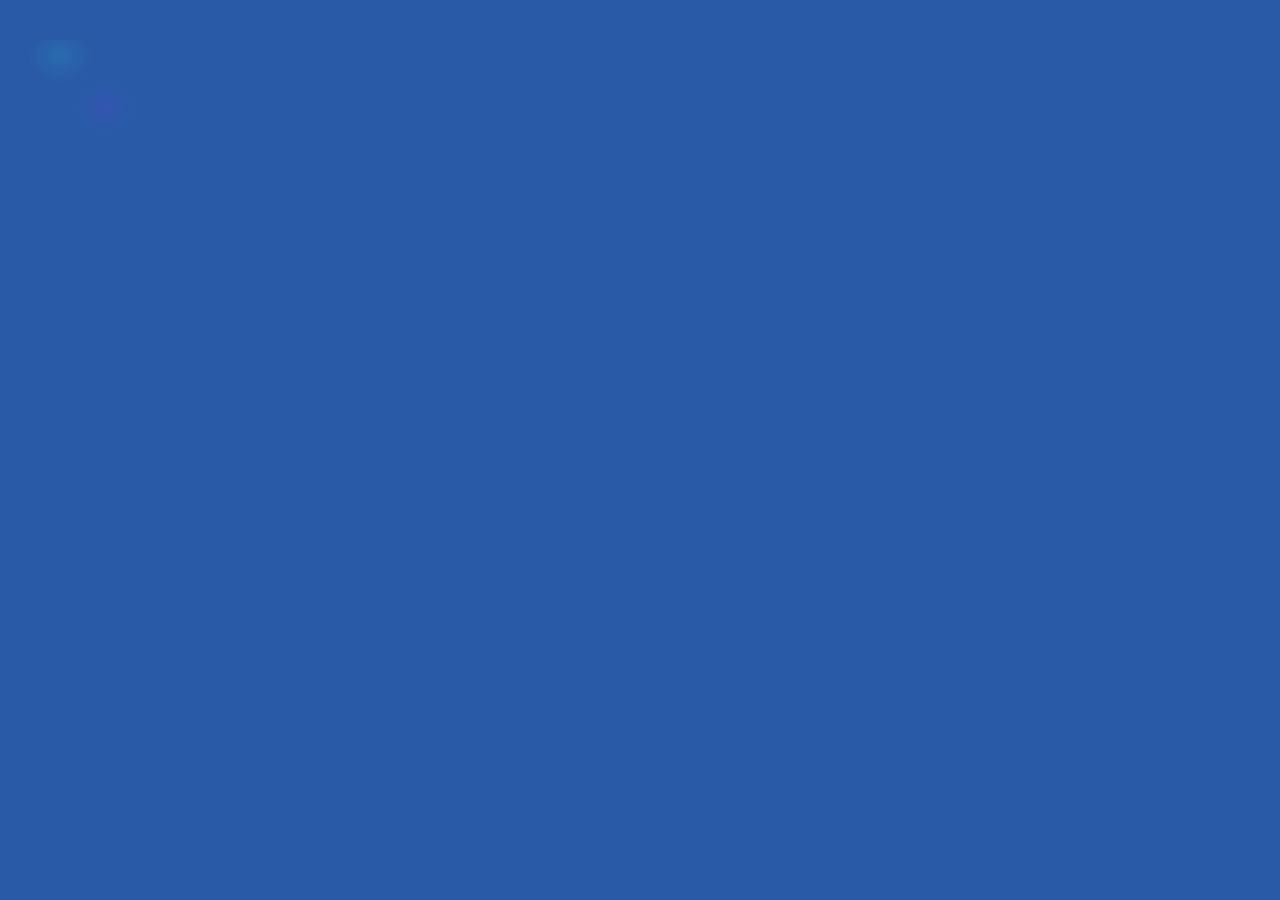
<file: assets/scenes/hero-journee-se-remplit.html>
<!doctype html>
<html lang="fr"><head><meta charset="utf-8">
<meta name="viewport" content="width=device-width,initial-scale=1">
<!-- Document autonome embarqué en <iframe> : sans ceci Google l'indexe comme une page. -->
<meta name="robots" content="noindex, nofollow">
<title>La journée se remplit</title>
<style>
*{box-sizing:border-box}
html,body{margin:0;padding:0}
body{background:#295AA8;color:#fff;
 font-family:"Geist",ui-sans-serif,system-ui,sans-serif;font-weight:400}
.demo{max-width:1272px;margin:0 auto;padding:40px 24px}
.wrap{max-width:636px}
@media (max-width:700px){.demo{padding:16px}}
/* ============ HERO FILM : copy from here ============ */

.hf{--dw:636;--dh:500;--agx:14px;--agy:12px;--agw:608px;--agh:288px;--ttly:26px;--hh1:46px;--hh2:72px;--gx:72px;--gy:78px;--cw:101px;--cgap:7px;--rh:36px;--rgap:7px;--dhy:56px;--tlx:28px;--tlw:34px;--gutx:68px;--fx:286px;--fy:164px;--fw:336px;--fh:228px;--fpad:16px;--nmy:182px;--nmh:24px;--mty:212px;--divy:240px;--dcy:358px;--oux:454px;--ouy:298px;--oua:78px;--oub:30px;--olx:454px;--oly:316px;--ola:78px;--olb:27px;--tw:11px;--th:15px;--nfx:180px;--nfy:-100px;--nx:14px;--ny:328px;--nw:252px;--nh:152px;--npad:16px;--kx:322px;--ky:430px;--kw:300px;--kh:50px;--kpad:16px;--olh:24px;--cpx:14px;--cpy:330px;--rpx:400px;--rpy:126px;--amx:170px;--amy:436px;--hx:325px;--hy:59px;--ax:300px;--ay:16px;--rx:130px;--ry:-168px;--fly:-150px;--fsDay:11.5px;--fsTime:10.5px;--fsBlk:14.5px;--fsTtl:12.5px;--fsName:19px;--fsMeta:12px;--fsNCap:9.5px;--fsNLine:13.5px;--fsNSub:11px;--fsNTot:16px;--fsNTotLab:12px;--fsKLab:11.5px;--fsKNum:19px;--fsCapAct:15px;--fsCapTime:12px;--fsChip:11.5px;--fsDent:11px;--fsAmt:15px;--T:15.5s}

.hf-box{container-type:inline-size;width:100%;max-width:100%}
.hf{position:relative;width:100%;aspect-ratio:var(--dw)/var(--dh);overflow:hidden;
 border-radius:20px;background:#295AA8;contain:paint;
 --eo:cubic-bezier(.23,1,.32,1);--eio:cubic-bezier(.77,0,.175,1);
 --s:tan(atan2(100cqw,calc(var(--dw) * 1px)));
 --line:#5382CA;--surf:#3067BC;--surf2:#3672CB;--mut:#C7D6F0;--faint:#A8BCE0;
 --teal:#2FC6E0;--tealo:#9CE6F6;
 font-family:"Geist",ui-sans-serif,system-ui,sans-serif;font-weight:400;
 -webkit-font-smoothing:antialiased}
.hf *{box-sizing:border-box;margin:0}
.st{position:absolute;left:0;top:0;width:calc(var(--dw)*1px);height:calc(var(--dh)*1px);
 transform:scale(var(--s));transform-origin:0 0}
.glow{position:absolute;left:-12%;top:-28%;width:88%;height:96%;border-radius:50%;
 background:radial-gradient(closest-side,rgba(45,212,191,.14),rgba(45,212,191,0) 72%)}
.glow2{position:absolute;right:-16%;bottom:-30%;width:78%;height:88%;border-radius:50%;
 background:radial-gradient(closest-side,rgba(124,58,237,.13),rgba(124,58,237,0) 72%)}

/* ---- agenda ---- */
.ag{position:absolute;inset:0;will-change:transform,opacity}
.agcard{position:absolute;left:var(--agx);top:var(--agy);width:var(--agw);height:var(--agh);
 background:var(--surf);border-radius:20px;
 box-shadow:inset 0 0 0 1px var(--line),0 12px 30px -14px rgba(0,0,0,.6)}
.times,.fhead{position:absolute;inset:0}
.ttl{position:absolute;left:calc(var(--agx) + var(--fpad));top:var(--ttly);
 display:flex;align-items:center;gap:7px;
 font-size:var(--fsTtl);color:#fff;letter-spacing:.01em;white-space:nowrap}
.ttl i{font-style:normal;color:var(--faint)}
.ttlr{position:absolute;right:calc(var(--dw)*1px - var(--agx) - var(--agw) + var(--fpad));
 top:var(--ttly);display:flex;align-items:center;gap:6px;
 font-size:var(--fsTtl);color:var(--mut);white-space:nowrap}
.dot{width:6px;height:6px;border-radius:50%;background:var(--teal);flex:none}
.grid,.slots{position:absolute;inset:0}
.hv{position:absolute;top:var(--gy);height:calc(var(--rh)*5 + var(--rgap)*4);width:1px;
 background:var(--line);opacity:.55;
 left:calc(var(--gx) + var(--i)*(var(--cw) + var(--cgap)) + var(--cw) + var(--cgap)/2 - .5px)}
.hgut{position:absolute;top:var(--gy);height:calc(var(--rh)*5 + var(--rgap)*4);width:1px;
 left:var(--gutx);background:var(--line);opacity:.42}
.hh{position:absolute;left:calc(var(--agx) + var(--fpad));width:calc(var(--agw) - var(--fpad)*2);
 height:1px;background:var(--line);opacity:.5;top:var(--hhy)}
.dh{position:absolute;top:var(--dhy);width:var(--cw);text-align:center;font-size:var(--fsDay);
 letter-spacing:.14em;color:var(--faint);
 left:calc(var(--gx) + var(--c)*(var(--cw) + var(--cgap)))}
.tl{position:absolute;left:var(--tlx);width:var(--tlw);font-size:var(--fsTime);color:var(--faint);
 height:var(--rh);display:flex;align-items:center;justify-content:flex-end;
 font-variant-numeric:tabular-nums;
 top:calc(var(--gy) + var(--r)*(var(--rh) + var(--rgap)))}
.sl{position:absolute;width:var(--cw);height:var(--rh);border-radius:10px;background:rgba(29,53,80,.55);
 left:calc(var(--gx) + var(--c)*(var(--cw) + var(--cgap)));
 top:calc(var(--gy) + var(--r)*(var(--rh) + var(--rgap)))}
.bp{position:absolute;width:var(--cw);height:var(--rh);
 left:calc(var(--gx) + var(--c)*(var(--cw) + var(--cgap)));
 top:calc(var(--gy) + var(--r)*(var(--rh) + var(--rgap)))}
.blk{position:absolute;inset:0;border-radius:10px;overflow:hidden;background:var(--surf2);
 box-shadow:inset 0 0 0 1px var(--line);display:flex;align-items:center}
.wash{position:absolute;inset:0;background:var(--z);transform-origin:0 50%}
.bar{position:absolute;left:0;top:0;bottom:0;width:3px;background:var(--zl)}
.lab{position:relative;padding-left:11px;font-size:var(--fsBlk);font-weight:500;color:#fff;
 letter-spacing:.005em;white-space:nowrap}
.ghost{position:absolute;width:var(--cw);height:var(--rh);border-radius:10px;
 box-shadow:inset 0 0 0 1px rgba(196,174,255,.45);background:rgba(124,58,237,.1);
 left:calc(var(--gx) + var(--c)*(var(--cw) + var(--cgap)));
 top:calc(var(--gy) + var(--r)*(var(--rh) + var(--rgap)))}
.scrim{position:absolute;left:var(--agx);top:var(--agy);width:var(--agw);height:var(--agh);
 border-radius:20px;background:rgba(14,27,42,.72);opacity:.85;z-index:3}

/* ---- the lifted seance ---- */
.hero{position:absolute;width:var(--cw);height:var(--rh);z-index:6;
 transform:translate(var(--hx),var(--hy));will-change:transform;
 left:calc(var(--gx) + var(--c)*(var(--cw) + var(--cgap)));
 top:calc(var(--gy) + var(--r)*(var(--rh) + var(--rgap)))}
.hsh{position:absolute;inset:0;border-radius:10px;opacity:0;
 box-shadow:0 16px 30px -10px rgba(0,0,0,.75)}

/* ---- patient file ---- */
.file{position:absolute;left:var(--fx);top:var(--fy);width:var(--fw);height:var(--fh);z-index:5;
 will-change:transform,opacity}
.fsh{position:absolute;inset:0;border-radius:20px;
 box-shadow:0 22px 46px -14px rgba(0,0,0,.62),0 3px 8px rgba(0,0,0,.28)}
.sheet{position:absolute;inset:0;border-radius:20px;background:#fff;overflow:hidden}
.nm{position:absolute;left:var(--fpad);top:calc(var(--nmy) - var(--fy));height:var(--nmh);
 display:flex;align-items:center;font-size:var(--fsName);color:#09090b;
 letter-spacing:-.01em;white-space:nowrap}
.mt{position:absolute;left:var(--fpad);top:calc(var(--mty) - var(--fy));
 font-size:var(--fsMeta);color:#52525b;white-space:nowrap}
.dv{position:absolute;left:var(--fpad);right:var(--fpad);top:calc(var(--divy) - var(--fy));
 height:1px;background:#e4e4e3;transform-origin:0 50%}
.tw{position:absolute;width:0;height:0;transform:rotate(var(--ang))}
.tw.up{left:calc(var(--oux) - var(--fx) + var(--oua)*sin(var(--ang)));
 top:calc(var(--ouy) - var(--fy) - var(--oub)*cos(var(--ang)))}
.tw.lo{left:calc(var(--olx) - var(--fx) + var(--ola)*sin(var(--ang)));
 top:calc(var(--oly) - var(--fy) + var(--olb)*cos(var(--ang)))}
.tt{position:absolute;width:var(--tw);height:var(--th);
 left:calc(var(--tw)/-2);top:calc(var(--th)/-2);
 border-radius:5px 5px 3px 3px;background:#e6e6e1;box-shadow:inset 0 0 0 1px #cdcdc6}
.tw.lo .tt{border-radius:3px 3px 5px 5px}
.mk{position:absolute;inset:0;border-radius:inherit;background:#7c3aed}
.ring{position:absolute;left:50%;top:50%;width:26px;height:26px;margin:-13px 0 0 -13px;
 border-radius:50%;box-shadow:0 0 0 2px rgba(124,58,237,.55);opacity:0}
.dent{position:absolute;left:var(--fpad);right:var(--fpad);top:calc(var(--dcy) - var(--fy));
 display:flex;align-items:center;gap:6px;font-size:var(--fsDent);color:#52525b;white-space:nowrap}
.dent b{font-weight:500;color:#09090b}
.dent s{width:6px;height:6px;border-radius:50%;background:#7c3aed;flex:none}
.dent u{margin-left:auto;text-decoration:none}

/* ---- note d honoraires ---- */
.note{position:absolute;left:var(--nx);top:var(--ny);width:var(--nw);height:var(--nh);z-index:4;
 background:#fff;border-radius:12px;padding:var(--npad);display:flex;flex-direction:column;
 box-shadow:0 18px 38px -14px rgba(0,0,0,.58),0 2px 6px rgba(0,0,0,.24);
 will-change:transform,opacity}
.ncap{font-size:var(--fsNCap);letter-spacing:.13em;color:#52525b;white-space:nowrap}
.nno{font-size:var(--fsNSub);color:#52525b;margin-top:3px;white-space:nowrap}
.nhr{height:1px;background:#e4e4e3;margin:9px 0}
.nact{font-size:var(--fsNLine);color:#09090b;white-space:nowrap}
.nsub{font-size:var(--fsNSub);color:#52525b;margin-top:2px;white-space:nowrap}
.ntot{margin-top:auto;display:flex;align-items:baseline;justify-content:space-between}
.ntot i{font-style:normal;font-size:var(--fsNTotLab);color:#52525b}
.ntot b{font-weight:500;font-size:var(--fsNTot);color:#09090b;font-variant-numeric:tabular-nums}

/* ---- caisse ---- */
.caisse{position:absolute;left:var(--kx);top:var(--ky);width:var(--kw);height:var(--kh);z-index:4;
 background:var(--surf);border-radius:12px;
 box-shadow:inset 0 0 0 1px var(--line),0 12px 26px -14px rgba(0,0,0,.6);
 padding:0 var(--kpad);display:flex;align-items:center;gap:9px}
.klab{font-size:var(--fsKLab);color:var(--mut);white-space:nowrap}
.kwin{margin-left:auto;display:block;height:var(--olh);overflow:hidden}
.kstrip{display:block;transform:translateY(calc(var(--olh)*-1))}
.knum{height:var(--olh);display:flex;align-items:center;justify-content:flex-end;
 font-size:var(--fsKNum);font-weight:500;color:#fff;letter-spacing:-.01em;
 white-space:nowrap;font-variant-numeric:tabular-nums}
.kdot{width:9px;height:9px;border-radius:3px;background:var(--teal);flex:none}

/* ---- transient chips ---- */
.cap{position:absolute;left:var(--cpx);top:var(--cpy);z-index:7;
 display:inline-flex;align-items:center;gap:9px;padding:9px 15px;border-radius:12px;
 background:var(--surf);box-shadow:inset 0 0 0 1px var(--line),0 10px 24px -12px rgba(0,0,0,.6);
 white-space:nowrap;opacity:0}
.cap s{width:8px;height:8px;border-radius:50%;background:var(--z);flex:none}
.cap i{font-style:normal;font-size:var(--fsCapTime);color:var(--faint);font-variant-numeric:tabular-nums}
.cap b{font-weight:400;font-size:var(--fsCapAct);color:#fff}
.amt{position:absolute;left:var(--amx);top:var(--amy);z-index:8;opacity:0}
.amt-i{display:inline-flex;align-items:center;padding:6px 12px;border-radius:10px;
 background:rgba(45,212,191,.16);box-shadow:inset 0 0 0 1px rgba(45,212,191,.45);
 font-size:var(--fsAmt);font-weight:500;color:var(--tealo);
 white-space:nowrap;font-variant-numeric:tabular-nums}
.rap{position:absolute;left:var(--rpx);top:var(--rpy);z-index:7}
.rap-i{display:inline-flex;align-items:center;gap:8px;padding:8px 13px;border-radius:10px;
 background:var(--surf);box-shadow:inset 0 0 0 1px rgba(45,212,191,.38),0 10px 22px -12px rgba(0,0,0,.6);
 font-size:var(--fsChip);color:var(--mut);white-space:nowrap}
.rap-i b{font-weight:400;color:#fff}
.rap-i s{width:7px;height:7px;border-radius:50%;background:var(--teal);flex:none}
.sr{position:absolute;width:1px;height:1px;padding:0;overflow:hidden;
 clip:rect(0 0 0 0);clip-path:inset(50%);white-space:nowrap;border:0}

.kshort{display:none}
.ncap .kfull,.ncap .kshort{letter-spacing:inherit}

@container (max-width:520px){
 .hf{--dw:400;--dh:434;--agx:6px;--agy:8px;--agw:388px;--agh:186px;--ttly:18px;--hh1:34px;--hh2:52px;--gx:12px;--gy:58px;--cw:122px;--cgap:5px;--rh:22px;--rgap:3px;--dhy:38px;--tlx:0px;--tlw:0px;--gutx:0px;--fx:188px;--fy:212px;--fw:202px;--fh:154px;--fpad:12px;--nmy:226px;--nmh:18px;--mty:0px;--divy:278px;--dcy:0px;--oux:289px;--ouy:312px;--oua:45px;--oub:22px;--olx:289px;--oly:322px;--ola:45px;--olb:20px;--tw:7.5px;--th:10px;--nfx:56px;--nfy:-72px;--nx:10px;--ny:244px;--nw:170px;--nh:122px;--npad:12px;--kx:120px;--ky:380px;--kw:270px;--kh:42px;--kpad:14px;--olh:20px;--cpx:10px;--cpy:246px;--rpx:18px;--rpy:82px;--amx:26px;--amy:332px;--hx:108px;--hy:172px;--ax:210px;--ay:62px;--rx:80px;--ry:-124px;--fly:-95px;--fsDay:10.5px;--fsTime:9px;--fsBlk:14.5px;--fsTtl:11.5px;--fsName:16px;--fsMeta:11px;--fsNCap:9px;--fsNLine:12.5px;--fsNSub:10px;--fsNTot:14px;--fsNTotLab:10.5px;--fsKLab:11px;--fsKNum:16px;--fsCapAct:14px;--fsCapTime:11px;--fsChip:11px;--fsDent:9px;--fsAmt:13px}
 .c3,.c4{display:none}
 .hv.c2{display:none}
 .hgut,.times,.mt,.dent,.nno,.nsub,.kfull{display:none}
 .kshort{display:inline}
 .ncap{letter-spacing:.07em}
 .lab{padding-left:9px}
 .rap-i{padding:3px 10px;gap:6px}
 .ring{width:18px;height:18px;margin:-9px 0 0 -9px}
 .ntot{flex-direction:column;align-items:flex-start;gap:1px}
 /* Legibility floor. The stage is drawn at 400 design px and then scaled to the
    slot, so a 10.5px label lands at 7.6px on a phone. --fl is 11 real px expressed
    in design px, so max() holds the floor through the scale. */
 .hf{
  --fl:calc(11px / var(--s));
  --fsDay:max(var(--fl),10.5px);--fsBlk:max(var(--fl),14.5px);--fsTtl:max(var(--fl),11.5px);
  --fsName:max(var(--fl),16px);--fsNCap:max(var(--fl),9px);--fsNLine:max(var(--fl),12.5px);
  --fsNTot:max(var(--fl),14px);--fsNTotLab:max(var(--fl),10.5px);--fsKLab:max(var(--fl),11px);
  --fsKNum:max(var(--fl),16px);--fsCapAct:max(var(--fl),14px);--fsCapTime:max(var(--fl),11px);
  --fsChip:max(var(--fl),11px);--fsAmt:max(var(--fl),13px);
 }
}
.ag{animation:ag var(--T) linear infinite both}
.grid{animation:wipe var(--T) linear infinite both}
.slots{animation:wipe2 var(--T) linear infinite both}
.ttl,.ttlr{animation:fadeup var(--T) linear infinite both}
.times{animation:fade var(--T) linear infinite both}
.d0{animation:dh0 var(--T) linear infinite both}
.d1{animation:dh1 var(--T) linear infinite both}
.d2{animation:dh2 var(--T) linear infinite both}
.d3{animation:dh3 var(--T) linear infinite both}
.d4{animation:dh4 var(--T) linear infinite both}
.b0 .blk{animation:bk0 var(--T) linear infinite both}
.b1 .blk{animation:bk1 var(--T) linear infinite both}
.b2 .blk{animation:bk2 var(--T) linear infinite both}
.b4 .blk{animation:bk4 var(--T) linear infinite both}
.b5 .blk{animation:bk5 var(--T) linear infinite both}
.b6 .blk{animation:bk6 var(--T) linear infinite both}
.b7 .blk{animation:bk7 var(--T) linear infinite both}
.b8 .blk{animation:bk8 var(--T) linear infinite both}
.b9 .blk{animation:bk9 var(--T) linear infinite both}
.b10 .blk{animation:bk10 var(--T) linear infinite both}
.b11 .blk{animation:bk11 var(--T) linear infinite both}
.b0 .wash{animation:wash var(--T) linear infinite both;animation-delay:0.00s}
.b0 .lab{animation:lab var(--T) linear infinite both;animation-delay:0.00s}
.b0 .bar{animation:barin var(--T) linear infinite both;animation-delay:0.00s}
.b1 .wash{animation:wash var(--T) linear infinite both;animation-delay:0.32s}
.b1 .lab{animation:lab var(--T) linear infinite both;animation-delay:0.32s}
.b1 .bar{animation:barin var(--T) linear infinite both;animation-delay:0.32s}
.b2 .wash{animation:wash var(--T) linear infinite both;animation-delay:0.64s}
.b2 .lab{animation:lab var(--T) linear infinite both;animation-delay:0.64s}
.b2 .bar{animation:barin var(--T) linear infinite both;animation-delay:0.64s}
.hero .wash{animation:wash var(--T) linear infinite both;animation-delay:0.96s}
.hero .lab{animation:lab var(--T) linear infinite both;animation-delay:0.96s}
.hero .bar{animation:barin var(--T) linear infinite both;animation-delay:0.96s}
.b4 .wash{animation:wash var(--T) linear infinite both;animation-delay:1.28s}
.b4 .lab{animation:lab var(--T) linear infinite both;animation-delay:1.28s}
.b4 .bar{animation:barin var(--T) linear infinite both;animation-delay:1.28s}
.b5 .wash{animation:wash var(--T) linear infinite both;animation-delay:1.60s}
.b5 .lab{animation:lab var(--T) linear infinite both;animation-delay:1.60s}
.b5 .bar{animation:barin var(--T) linear infinite both;animation-delay:1.60s}
.b6 .wash{animation:wash var(--T) linear infinite both;animation-delay:1.92s}
.b6 .lab{animation:lab var(--T) linear infinite both;animation-delay:1.92s}
.b6 .bar{animation:barin var(--T) linear infinite both;animation-delay:1.92s}
.b7 .wash{animation:wash var(--T) linear infinite both;animation-delay:2.24s}
.b7 .lab{animation:lab var(--T) linear infinite both;animation-delay:2.24s}
.b7 .bar{animation:barin var(--T) linear infinite both;animation-delay:2.24s}
.b8 .wash{animation:wash var(--T) linear infinite both;animation-delay:2.56s}
.b8 .lab{animation:lab var(--T) linear infinite both;animation-delay:2.56s}
.b8 .bar{animation:barin var(--T) linear infinite both;animation-delay:2.56s}
.b9 .wash{animation:wash var(--T) linear infinite both;animation-delay:2.88s}
.b9 .lab{animation:lab var(--T) linear infinite both;animation-delay:2.88s}
.b9 .bar{animation:barin var(--T) linear infinite both;animation-delay:2.88s}
.b10 .wash{animation:wash var(--T) linear infinite both;animation-delay:3.20s}
.b10 .lab{animation:lab var(--T) linear infinite both;animation-delay:3.20s}
.b10 .bar{animation:barin var(--T) linear infinite both;animation-delay:3.20s}
.b11 .wash{animation:wash var(--T) linear infinite both;animation-delay:3.52s}
.b11 .lab{animation:lab var(--T) linear infinite both;animation-delay:3.52s}
.b11 .bar{animation:barin var(--T) linear infinite both;animation-delay:3.52s}
.k0{animation:cap0 var(--T) linear infinite both}
.k1{animation:cap1 var(--T) linear infinite both}
.k2{animation:cap2 var(--T) linear infinite both}
.k3{animation:cap3 var(--T) linear infinite both}
.scrim{animation:scrim var(--T) linear infinite both}
.hero{animation:hero var(--T) linear infinite both}
.hsh{animation:hsh var(--T) linear infinite both}
.ghost{animation:ghost var(--T) linear infinite both}
.file{animation:file var(--T) linear infinite both}
.fsh{animation:fsh var(--T) linear infinite both}
.sheet{animation:unroll var(--T) linear infinite both}
.fhead{animation:fhead var(--T) linear infinite both}
.dv{animation:divide var(--T) linear infinite both}
.tt{animation:tooth var(--T) linear infinite both;animation-delay:var(--d)}
.mk{animation:mark var(--T) linear infinite both}
.ring{animation:ring var(--T) linear infinite both}
.dent{animation:dent var(--T) linear infinite both}
.note{animation:note var(--T) linear infinite both}
.nr0{animation:nr0 var(--T) linear infinite both}
.nr1{animation:nr1 var(--T) linear infinite both}
.nr2{animation:nr2 var(--T) linear infinite both}
.caisse{animation:caisse var(--T) linear infinite both}
.kstrip{animation:odo var(--T) linear infinite both}
.amt{animation:amtx var(--T) linear infinite both}
.amt-i{animation:amty var(--T) linear infinite both}
.rap{animation:rap var(--T) linear infinite both}
.rap-i{animation:rapfly var(--T) linear infinite both}
@media (prefers-reduced-motion:reduce){
 .hf *,.hf *::before,.hf *::after{animation:none!important;transition:none!important}
}
@keyframes ag{0%{opacity:0;transform:translateY(14px) scale(.985);animation-timing-function:var(--eo);}4.6452%{opacity:1;transform:none;}96.129%{opacity:1;transform:none;animation-timing-function:var(--eo);}100%{opacity:0;transform:translateY(-10px) scale(.99);}}
@keyframes wipe{0%{clip-path:inset(0 100% 0 0);}2.2581%{clip-path:inset(0 100% 0 0);animation-timing-function:var(--eo);}7.4194%{clip-path:inset(0 0 0 0);}100%{clip-path:inset(0 0 0 0);}}
@keyframes wipe2{0%{clip-path:inset(0 100% 0 0);}3.5484%{clip-path:inset(0 100% 0 0);animation-timing-function:var(--eo);}9.0323%{clip-path:inset(0 0 0 0);}100%{clip-path:inset(0 0 0 0);}}
@keyframes fadeup{0%{opacity:0;transform:translateY(7px);}1.6129%{opacity:0;transform:translateY(7px);animation-timing-function:var(--eo);}5.4839%{opacity:1;transform:none;}100%{opacity:1;transform:none;}}
@keyframes fade{0%{opacity:0;}3.5484%{opacity:0;animation-timing-function:var(--eo);}7.0968%{opacity:1;}100%{opacity:1;}}
@keyframes dh0{0%{opacity:0;transform:translateY(8px);}1.9355%{opacity:0;transform:translateY(8px);animation-timing-function:var(--eo);}4.7742%{opacity:1;transform:none;}100%{opacity:1;transform:none;}}
@keyframes dh1{0%{opacity:0;transform:translateY(8px);}2.3226%{opacity:0;transform:translateY(8px);animation-timing-function:var(--eo);}5.1613%{opacity:1;transform:none;}100%{opacity:1;transform:none;}}
@keyframes dh2{0%{opacity:0;transform:translateY(8px);}2.7097%{opacity:0;transform:translateY(8px);animation-timing-function:var(--eo);}5.5484%{opacity:1;transform:none;}100%{opacity:1;transform:none;}}
@keyframes dh3{0%{opacity:0;transform:translateY(8px);}3.0968%{opacity:0;transform:translateY(8px);animation-timing-function:var(--eo);}5.9355%{opacity:1;transform:none;}100%{opacity:1;transform:none;}}
@keyframes dh4{0%{opacity:0;transform:translateY(8px);}3.4839%{opacity:0;transform:translateY(8px);animation-timing-function:var(--eo);}6.3226%{opacity:1;transform:none;}100%{opacity:1;transform:none;}}
@keyframes bk0{0%{opacity:0;transform:translateX(var(--fly)) scale(.96);}9.3548%{opacity:0;transform:translateX(var(--fly)) scale(.96);animation-timing-function:var(--eo);}13.3548%{opacity:1;transform:none;}100%{opacity:1;transform:none;}}
@keyframes bk1{0%{opacity:0;transform:translateX(var(--fly)) scale(.96);}11.4194%{opacity:0;transform:translateX(var(--fly)) scale(.96);animation-timing-function:var(--eo);}15.4194%{opacity:1;transform:none;}100%{opacity:1;transform:none;}}
@keyframes bk2{0%{opacity:0;transform:translateX(var(--fly)) scale(.96);}13.4839%{opacity:0;transform:translateX(var(--fly)) scale(.96);animation-timing-function:var(--eo);}17.4839%{opacity:1;transform:none;}100%{opacity:1;transform:none;}}
@keyframes bk4{0%{opacity:0;transform:translateX(var(--fly)) scale(.96);}17.6129%{opacity:0;transform:translateX(var(--fly)) scale(.96);animation-timing-function:var(--eo);}21.6129%{opacity:1;transform:none;}100%{opacity:1;transform:none;}}
@keyframes bk5{0%{opacity:0;transform:translateX(var(--fly)) scale(.96);}19.6774%{opacity:0;transform:translateX(var(--fly)) scale(.96);animation-timing-function:var(--eo);}23.6774%{opacity:1;transform:none;}100%{opacity:1;transform:none;}}
@keyframes bk6{0%{opacity:0;transform:translateX(var(--fly)) scale(.96);}21.7419%{opacity:0;transform:translateX(var(--fly)) scale(.96);animation-timing-function:var(--eo);}25.7419%{opacity:1;transform:none;}100%{opacity:1;transform:none;}}
@keyframes bk7{0%{opacity:0;transform:translateX(var(--fly)) scale(.96);}23.8065%{opacity:0;transform:translateX(var(--fly)) scale(.96);animation-timing-function:var(--eo);}27.8065%{opacity:1;transform:none;}100%{opacity:1;transform:none;}}
@keyframes bk8{0%{opacity:0;transform:translateX(var(--fly)) scale(.96);}25.871%{opacity:0;transform:translateX(var(--fly)) scale(.96);animation-timing-function:var(--eo);}29.871%{opacity:1;transform:none;}100%{opacity:1;transform:none;}}
@keyframes bk9{0%{opacity:0;transform:translateX(var(--fly)) scale(.96);}27.9355%{opacity:0;transform:translateX(var(--fly)) scale(.96);animation-timing-function:var(--eo);}31.9355%{opacity:1;transform:none;}100%{opacity:1;transform:none;}}
@keyframes bk10{0%{opacity:0;transform:translateX(var(--fly)) scale(.96);}30%{opacity:0;transform:translateX(var(--fly)) scale(.96);animation-timing-function:var(--eo);}34%{opacity:1;transform:none;}100%{opacity:1;transform:none;}}
@keyframes bk11{0%{opacity:0;transform:translateX(var(--fly)) scale(.96);}32.0645%{opacity:0;transform:translateX(var(--fly)) scale(.96);animation-timing-function:var(--eo);}36.0645%{opacity:1;transform:none;}100%{opacity:1;transform:none;}}
@keyframes wash{0%{transform:scaleX(0);}11.5484%{transform:scaleX(0);animation-timing-function:var(--eo);}15.0323%{transform:scaleX(1);}100%{transform:scaleX(1);}}
@keyframes lab{0%{opacity:0;transform:translateX(-6px);}12.9032%{opacity:0;transform:translateX(-6px);animation-timing-function:var(--eo);}15.2903%{opacity:1;transform:none;}100%{opacity:1;transform:none;}}
@keyframes barin{0%{opacity:0;}12.9032%{opacity:0;animation-timing-function:var(--eo);}15.2903%{opacity:1;}100%{opacity:1;}}
@keyframes cap0{0%{opacity:0;transform:translateY(8px) scale(.96);}10.3226%{opacity:0;transform:translateY(8px) scale(.96);animation-timing-function:var(--eo);}12.5161%{opacity:1;transform:none;}15.4839%{opacity:1;transform:none;animation-timing-function:var(--eo);}17.2903%{opacity:0;transform:translateY(-8px) scale(.98);}100%{opacity:0;transform:translateY(-8px) scale(.98);}}
@keyframes cap1{0%{opacity:0;transform:translateY(8px) scale(.96);}17.1613%{opacity:0;transform:translateY(8px) scale(.96);animation-timing-function:var(--eo);}19.3548%{opacity:1;transform:none;}22.3226%{opacity:1;transform:none;animation-timing-function:var(--eo);}24.129%{opacity:0;transform:translateY(-8px) scale(.98);}100%{opacity:0;transform:translateY(-8px) scale(.98);}}
@keyframes cap2{0%{opacity:0;transform:translateY(8px) scale(.96);}24%{opacity:0;transform:translateY(8px) scale(.96);animation-timing-function:var(--eo);}26.1935%{opacity:1;transform:none;}29.1613%{opacity:1;transform:none;animation-timing-function:var(--eo);}30.9677%{opacity:0;transform:translateY(-8px) scale(.98);}100%{opacity:0;transform:translateY(-8px) scale(.98);}}
@keyframes cap3{0%{opacity:0;transform:translateY(8px) scale(.96);}30.8387%{opacity:0;transform:translateY(8px) scale(.96);animation-timing-function:var(--eo);}33.0323%{opacity:1;transform:none;}36%{opacity:1;transform:none;animation-timing-function:var(--eo);}37.8065%{opacity:0;transform:translateY(-8px) scale(.98);}100%{opacity:0;transform:translateY(-8px) scale(.98);}}
@keyframes scrim{0%{opacity:0;}38.3871%{opacity:0;animation-timing-function:var(--eo);}42.9032%{opacity:.85;}89.3548%{opacity:.85;animation-timing-function:var(--eo);}92.5806%{opacity:0;}100%{opacity:0;}}
@keyframes hero{0%{opacity:0;transform:translateX(var(--fly)) scale(.96);}15.5484%{opacity:0;transform:translateX(var(--fly)) scale(.96);animation-timing-function:var(--eo);}19.5484%{opacity:1;transform:none;}38.3871%{opacity:1;transform:none;animation-timing-function:var(--eo);}42.2581%{opacity:1;transform:translateY(-9px) scale(1.05);animation-timing-function:var(--eio);}48.0645%{opacity:1;transform:translate(var(--hx),var(--hy));}85.1613%{opacity:1;transform:translate(var(--hx),var(--hy));animation-timing-function:var(--eio);}90%{opacity:1;transform:none;}96.129%{opacity:1;transform:none;animation-timing-function:var(--eo);}100%{opacity:0;transform:translateY(-10px);}}
@keyframes hsh{0%{opacity:0;}38.7097%{opacity:0;animation-timing-function:var(--eo);}41.9355%{opacity:1;}46.129%{opacity:1;animation-timing-function:var(--eo);}48.7097%{opacity:0;}85.4839%{opacity:0;animation-timing-function:var(--eo);}87.7419%{opacity:.8;animation-timing-function:var(--eo);}90%{opacity:0;}100%{opacity:0;}}
@keyframes ghost{0%{opacity:0;}39.0323%{opacity:0;animation-timing-function:var(--eo);}42.2581%{opacity:1;}87.7419%{opacity:1;animation-timing-function:var(--eo);}90.9677%{opacity:0;}100%{opacity:0;}}
@keyframes file{0%{opacity:0;transform:translateY(10px) scale(.97);}47.4194%{opacity:0;transform:translateY(10px) scale(.97);animation-timing-function:var(--eo);}48.5161%{opacity:1;transform:translateY(8px) scale(.976);animation-timing-function:var(--eo);}52.9032%{opacity:1;transform:none;}87.4194%{opacity:1;transform:none;animation-timing-function:var(--eo);}90.4516%{opacity:1;transform:translateY(4px) scale(.992);animation-timing-function:var(--eo);}91.4839%{opacity:0;transform:translateY(4px) scale(.992);}100%{opacity:0;transform:translateY(4px) scale(.992);}}
@keyframes unroll{0%{clip-path:inset(0 0 94% 0 round 20px);}47.4194%{clip-path:inset(0 0 94% 0 round 20px);animation-timing-function:var(--eo);}52.9032%{clip-path:inset(0 0 0 0 round 20px);}87.4194%{clip-path:inset(0 0 0 0 round 20px);animation-timing-function:var(--eo);}90.7097%{clip-path:inset(0 0 90% 0 round 20px);}100%{clip-path:inset(0 0 90% 0 round 20px);}}
@keyframes fsh{0%{opacity:0;}50.9677%{opacity:0;animation-timing-function:var(--eo);}54.8387%{opacity:1;}87.0968%{opacity:1;animation-timing-function:var(--eo);}89.8065%{opacity:0;}100%{opacity:0;}}
@keyframes fhead{0%{opacity:0;transform:translateY(6px);}51.2903%{opacity:0;transform:translateY(6px);animation-timing-function:var(--eo);}54.1935%{opacity:1;transform:none;}100%{opacity:1;transform:none;}}
@keyframes divide{0%{transform:scaleX(0);}51.9355%{transform:scaleX(0);animation-timing-function:var(--eo);}54.8387%{transform:scaleX(1);}100%{transform:scaleX(1);}}
@keyframes tooth{0%{opacity:0;transform:scale(.35);}52.5806%{opacity:0;transform:scale(.35);animation-timing-function:var(--eo);}54.7097%{opacity:1;transform:none;}100%{opacity:1;transform:none;}}
@keyframes mark{0%{opacity:0;}58.0645%{opacity:0;animation-timing-function:var(--eo);}60%{opacity:1;}100%{opacity:1;}}
@keyframes ring{0%{opacity:0;transform:scale(.55);}58.3871%{opacity:0;transform:scale(.55);}58.6452%{opacity:.9;transform:scale(.55);animation-timing-function:var(--eo);}62.0645%{opacity:0;transform:scale(2);}100%{opacity:0;transform:scale(2);}}
@keyframes dent{0%{opacity:0;transform:translateY(5px);}59.6774%{opacity:0;transform:translateY(5px);animation-timing-function:var(--eo);}62.2581%{opacity:1;transform:none;}100%{opacity:1;transform:none;}}
@keyframes note{0%{opacity:0;transform:translate(var(--nfx),var(--nfy)) scale(.9);}61.6129%{opacity:0;transform:translate(var(--nfx),var(--nfy)) scale(.9);animation-timing-function:var(--eo);}63.0968%{opacity:1;transform:translate(calc(var(--nfx)*.42),calc(var(--nfy)*.42)) scale(.958);animation-timing-function:var(--eo);}66.7742%{opacity:1;transform:none;}87.4194%{opacity:1;transform:none;animation-timing-function:var(--eo);}90.4516%{opacity:0;transform:translateY(18px) scale(.965);}100%{opacity:0;transform:translateY(18px) scale(.965);}}
@keyframes nr0{0%{opacity:0;transform:translateY(5px);}63.2258%{opacity:0;transform:translateY(5px);animation-timing-function:var(--eo);}65.8065%{opacity:1;transform:none;}100%{opacity:1;transform:none;}}
@keyframes nr1{0%{opacity:0;transform:translateY(5px);}63.871%{opacity:0;transform:translateY(5px);animation-timing-function:var(--eo);}66.4516%{opacity:1;transform:none;}100%{opacity:1;transform:none;}}
@keyframes nr2{0%{opacity:0;transform:translateY(5px);}64.5161%{opacity:0;transform:translateY(5px);animation-timing-function:var(--eo);}67.0968%{opacity:1;transform:none;}100%{opacity:1;transform:none;}}
@keyframes caisse{0%{opacity:0;transform:translateY(12px) scale(.97);}69.6774%{opacity:0;transform:translateY(12px) scale(.97);animation-timing-function:var(--eo);}73.5484%{opacity:1;transform:none;}77.0968%{opacity:1;transform:none;animation-timing-function:var(--eo);}78.1935%{opacity:1;transform:scale(1.035);animation-timing-function:var(--eo);}80%{opacity:1;transform:none;}96.129%{opacity:1;transform:none;animation-timing-function:var(--eo);}100%{opacity:0;transform:translateY(10px);}}
@keyframes odo{0%{transform:translateY(0);}77.0968%{transform:translateY(0);animation-timing-function:var(--eo);}79.2258%{transform:translateY(calc(var(--olh)*-1));}100%{transform:translateY(calc(var(--olh)*-1));}}
@keyframes amtx{0%{opacity:0;transform:translateX(0);}72.7742%{opacity:0;transform:translateX(0);animation-timing-function:var(--eo);}73.6774%{opacity:1;transform:translateX(0);animation-timing-function:var(--eio);}77.6774%{opacity:1;transform:translateX(var(--ax));animation-timing-function:var(--eo);}78.5806%{opacity:0;transform:translateX(var(--ax));}100%{opacity:0;transform:translateX(var(--ax));}}
@keyframes amty{0%{transform:translateY(0);}73.6774%{transform:translateY(0);animation-timing-function:var(--eo);}75.7419%{transform:translateY(-42px);animation-timing-function:var(--eio);}77.6774%{transform:translateY(var(--ay));}100%{transform:translateY(var(--ay));}}
@keyframes rap{0%{opacity:0;transform:translateY(9px) scale(.94);}79.6774%{opacity:0;transform:translateY(9px) scale(.94);animation-timing-function:var(--eo);}82.9032%{opacity:1;transform:none;}86.5806%{opacity:1;transform:none;animation-timing-function:var(--eo);}89.0323%{opacity:0;transform:none;}100%{opacity:0;transform:none;}}
@keyframes rapfly{0%{transform:none;}83.5484%{transform:none;animation-timing-function:var(--eio);}89.0323%{transform:translate(var(--rx),var(--ry)) scale(.86) rotate(5deg);}100%{transform:translate(var(--rx),var(--ry)) scale(.86) rotate(5deg);}}

/* ============ HERO FILM : to here ============ */
</style></head>
<body><div class="demo"><div class="wrap">
<div class="hf-box"><div class="hf"><div class="st" aria-hidden="true"><div class="glow"></div><div class="glow2"></div><div class="ag"><div class="agcard"></div><div class="ttl">Agenda<i>· semaine</i></div><div class="ttlr"><span class="dot"></span>Fauteuil 1</div><div class="hh" style="--hhy:var(--hh1)"></div><div class="hh" style="--hhy:var(--hh2)"></div><div class="grid"><div class="hgut"></div><div class="hv c0" style="--i:0"></div><div class="hv c1" style="--i:1"></div><div class="hv c2" style="--i:2"></div><div class="hv c3" style="--i:3"></div></div><div class="dh d0 c0" style="--c:0">LUN</div><div class="dh d1 c1" style="--c:1">MAR</div><div class="dh d2 c2" style="--c:2">MER</div><div class="dh d3 c3" style="--c:3">JEU</div><div class="dh d4 c4" style="--c:4">VEN</div><div class="times"><div class="tl" style="--r:0">09:00</div><div class="tl" style="--r:1">10:00</div><div class="tl" style="--r:2">11:00</div><div class="tl" style="--r:3">14:00</div><div class="tl" style="--r:4">15:00</div></div><div class="slots"><div class="sl c0" style="--c:0;--r:0"></div><div class="sl c1" style="--c:1;--r:0"></div><div class="sl c2" style="--c:2;--r:0"></div><div class="sl c3" style="--c:3;--r:0"></div><div class="sl c4" style="--c:4;--r:0"></div><div class="sl c0" style="--c:0;--r:1"></div><div class="sl c1" style="--c:1;--r:1"></div><div class="sl c2" style="--c:2;--r:1"></div><div class="sl c3" style="--c:3;--r:1"></div><div class="sl c4" style="--c:4;--r:1"></div><div class="sl c0" style="--c:0;--r:2"></div><div class="sl c1" style="--c:1;--r:2"></div><div class="sl c2" style="--c:2;--r:2"></div><div class="sl c3" style="--c:3;--r:2"></div><div class="sl c4" style="--c:4;--r:2"></div><div class="sl c0" style="--c:0;--r:3"></div><div class="sl c1" style="--c:1;--r:3"></div><div class="sl c2" style="--c:2;--r:3"></div><div class="sl c3" style="--c:3;--r:3"></div><div class="sl c4" style="--c:4;--r:3"></div><div class="sl c0" style="--c:0;--r:4"></div><div class="sl c1" style="--c:1;--r:4"></div><div class="sl c2" style="--c:2;--r:4"></div><div class="sl c3" style="--c:3;--r:4"></div><div class="sl c4" style="--c:4;--r:4"></div></div><div class="bp b0 c0" style="--c:0;--r:0;--z:#0284c7;--zl:#7dd0fb"><div class="blk"><span class="wash"></span><span class="bar"></span><span class="lab">Contrôle</span></div></div><div class="bp b1 c2" style="--c:2;--r:0;--z:#047857;--zl:#6ee7b7"><div class="blk"><span class="wash"></span><span class="bar"></span><span class="lab">Détartrage</span></div></div><div class="bp b2 c4" style="--c:4;--r:0;--z:#0284c7;--zl:#7dd0fb"><div class="blk"><span class="wash"></span><span class="bar"></span><span class="lab">Contrôle</span></div></div><div class="ghost c1" style="--c:1;--r:1"></div><div class="bp b4 c3" style="--c:3;--r:4;--z:#b45309;--zl:#fbc76a"><div class="blk"><span class="wash"></span><span class="bar"></span><span class="lab">Couronne</span></div></div><div class="bp b5 c0" style="--c:0;--r:2;--z:#047857;--zl:#6ee7b7"><div class="blk"><span class="wash"></span><span class="bar"></span><span class="lab">Détartrage</span></div></div><div class="bp b6 c2" style="--c:2;--r:2;--z:#0284c7;--zl:#7dd0fb"><div class="blk"><span class="wash"></span><span class="bar"></span><span class="lab">Contrôle</span></div></div><div class="bp b7 c4" style="--c:4;--r:2;--z:#7c3aed;--zl:#c4aeff"><div class="blk"><span class="wash"></span><span class="bar"></span><span class="lab">Composite</span></div></div><div class="bp b8 c1" style="--c:1;--r:3;--z:#b45309;--zl:#fbc76a"><div class="blk"><span class="wash"></span><span class="bar"></span><span class="lab">Couronne</span></div></div><div class="bp b9 c3" style="--c:3;--r:3;--z:#7c3aed;--zl:#c4aeff"><div class="blk"><span class="wash"></span><span class="bar"></span><span class="lab">Extraction</span></div></div><div class="bp b10 c0" style="--c:0;--r:4;--z:#7c3aed;--zl:#c4aeff"><div class="blk"><span class="wash"></span><span class="bar"></span><span class="lab">Composite</span></div></div><div class="bp b11 c2" style="--c:2;--r:4;--z:#047857;--zl:#6ee7b7"><div class="blk"><span class="wash"></span><span class="bar"></span><span class="lab">Détartrage</span></div></div></div><div class="scrim"></div><div class="hero" style="--c:1;--r:1;--z:#7c3aed;--zl:#c4aeff"><span class="hsh"></span><div class="blk"><span class="wash"></span><span class="bar"></span><span class="lab">Composite</span></div></div><div class="file"><span class="fsh"></span><div class="sheet"><div class="fhead"><div class="nm">Yasmine Ben Ali</div><div class="mt">Fiche patient · 34 ans</div></div><div class="dv"></div><span class="tw up" style="--ang:-66.00deg"><span class="tt" style="--d:0.000s"></span></span><span class="tw up" style="--ang:-54.00deg"><span class="tt" style="--d:0.028s"></span></span><span class="tw up" style="--ang:-42.00deg"><span class="tt" style="--d:0.056s"></span></span><span class="tw up" style="--ang:-30.00deg"><span class="tt" style="--d:0.084s"></span></span><span class="tw up" style="--ang:-18.00deg"><span class="tt" style="--d:0.112s"></span></span><span class="tw up" style="--ang:-6.00deg"><span class="tt" style="--d:0.140s"></span></span><span class="tw up" style="--ang:6.00deg"><span class="tt" style="--d:0.168s"></span></span><span class="tw up" style="--ang:18.00deg"><span class="tt" style="--d:0.196s"></span></span><span class="tw up" style="--ang:30.00deg"><span class="tt" style="--d:0.224s"></span></span><span class="tw up" style="--ang:42.00deg"><span class="tt" style="--d:0.252s"><span class="mk"></span></span><span class="ring"></span></span><span class="tw up" style="--ang:54.00deg"><span class="tt" style="--d:0.280s"></span></span><span class="tw up" style="--ang:66.00deg"><span class="tt" style="--d:0.308s"></span></span><span class="tw lo" style="--ang:66deg"><span class="tt" style="--d:0.336s"></span></span><span class="tw lo" style="--ang:54deg"><span class="tt" style="--d:0.364s"></span></span><span class="tw lo" style="--ang:42deg"><span class="tt" style="--d:0.392s"></span></span><span class="tw lo" style="--ang:30deg"><span class="tt" style="--d:0.420s"></span></span><span class="tw lo" style="--ang:18deg"><span class="tt" style="--d:0.448s"></span></span><span class="tw lo" style="--ang:6deg"><span class="tt" style="--d:0.476s"></span></span><span class="tw lo" style="--ang:-6deg"><span class="tt" style="--d:0.504s"></span></span><span class="tw lo" style="--ang:-18deg"><span class="tt" style="--d:0.532s"></span></span><span class="tw lo" style="--ang:-30deg"><span class="tt" style="--d:0.560s"></span></span><span class="tw lo" style="--ang:-42deg"><span class="tt" style="--d:0.588s"></span></span><span class="tw lo" style="--ang:-54deg"><span class="tt" style="--d:0.616s"></span></span><span class="tw lo" style="--ang:-66deg"><span class="tt" style="--d:0.644s"></span></span><div class="dent"><s></s><b>Dent 26</b><u>composite 2 faces</u></div></div></div><div class="note"><div class="nr0"><div class="ncap"><span class="kfull">NOTE D’HONORAIRES</span><span class="kshort">HONORAIRES</span></div><div class="nno">N° 2026-0148</div></div><div class="nhr nr1"></div><div class="nr1"><div class="nact">Composite 2 faces</div><div class="nsub">Dent 26 · Dr Selmi</div></div><div class="ntot nr2"><i>Total</i><b>120,000 DT</b></div></div><div class="caisse"><span class="kdot"></span><span class="klab kfull">Encaissé aujourd’hui</span><span class="klab kshort">Encaissé</span><span class="kwin"><span class="kstrip"><span class="knum">980,000 DT</span><span class="knum">1 100,000 DT</span></span></span></div><div class="cap k0" style="--z:#0284c7"><s></s><i>09:00</i><b>Contrôle</b></div><div class="cap k1" style="--z:#7c3aed"><s></s><i>10:00</i><b>Composite</b></div><div class="cap k2" style="--z:#047857"><s></s><i>11:00</i><b>Détartrage</b></div><div class="cap k3" style="--z:#b45309"><s></s><i>14:00</i><b>Couronne</b></div><div class="amt"><span class="amt-i">+ 120,000 DT</span></div><div class="rap"><span class="rap-i"><s></s><b>Rappel</b> · contrôle 6 mois</span></div></div><p class="sr">Animation : une semaine d’agenda se remplit de séances colorées par acte. Une séance se détache et s’ouvre en fiche patient avec son odontogramme, la dent 26 marquée. La fiche produit une note d’honoraires de 120,000 DT, le montant tombe dans la caisse qui passe à 1 100,000 DT, et un rappel de contrôle part tout seul.</p></div></div>
</div></div></body></html>
</file>
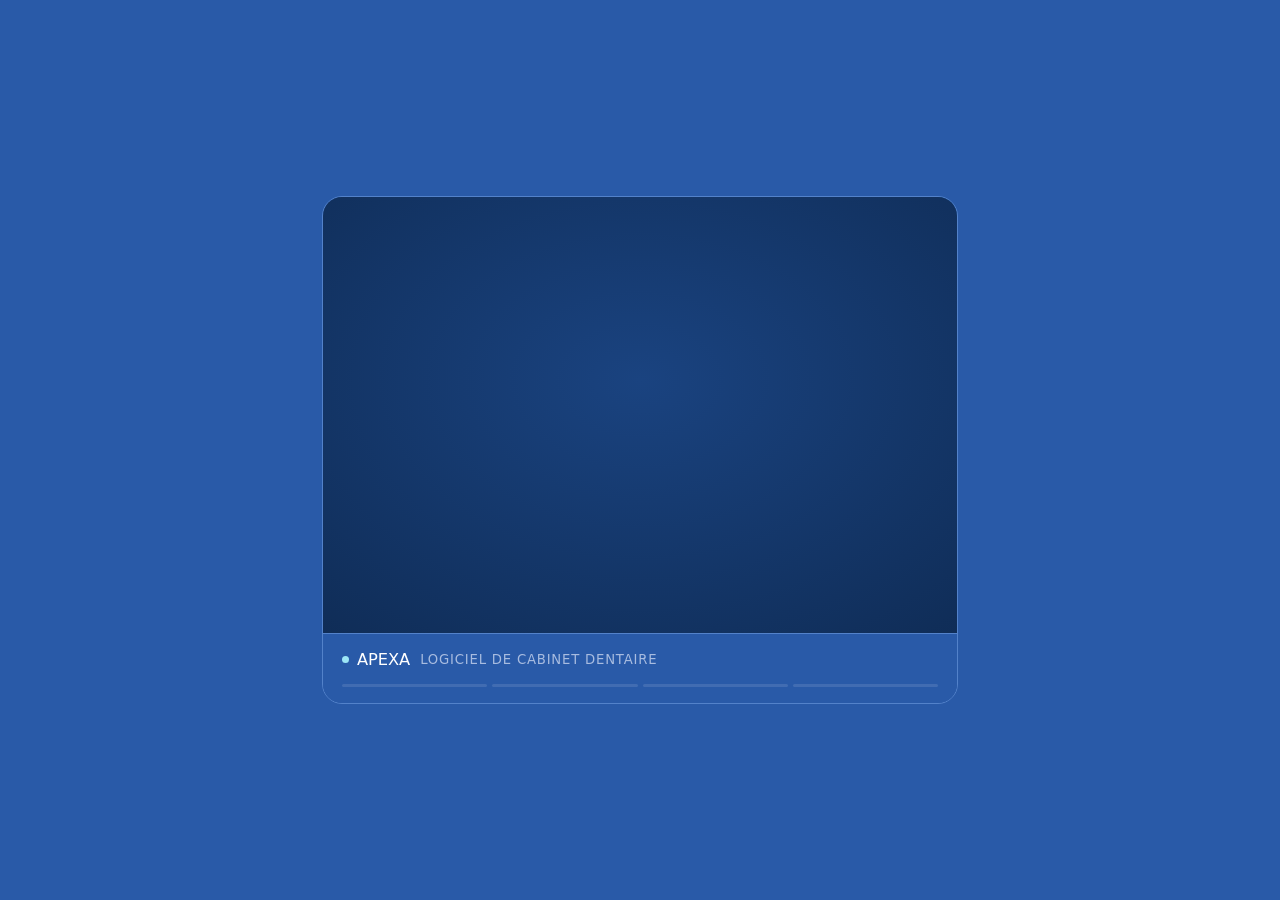
<file: assets/scenes/hero-quatre-temps.html>
<!doctype html>
<html lang="fr">
<head>
<meta charset="utf-8">
<meta name="viewport" content="width=device-width, initial-scale=1">
<!-- Document autonome embarqué en <iframe> : sans ceci Google l'indexe comme une page
     à part entière, et « Quatre temps » sort dans les résultats sous le nom de la marque. -->
<meta name="robots" content="noindex, nofollow">
<title>Quatre temps</title>
<style>
/* ═══════════════════════════════════════════════════════════════════════════
   « QUATRE TEMPS » — hero scene, 17.5 s seamless loop: an APEXA end card,
   then 4 acts of 3.5 s.

   ⚠️ THE LOOP OPENS AND CLOSES ON THE LOGO, and those are the same instant.
   0 % IS 100 %, so one end card serves as both. It sits at the HEAD: the film
   opens by DRAWING the lockup — the Λ rises, the letters track outward, a
   reflection crosses — holds it, dissolves into the agenda, plays the four
   acts, and closes with the plate fading back over act 4's exit, straight
   into the next build. Opening on an already-assembled logo was the first
   cut of this and it read as a film that had already finished.

   The logo owns 0 %–20 % (3.5 s) and the acts own 20 %–100 % (14 s, their
   original pacing to the millisecond). Every act track holds its final value
   across 0 %–20 % — a still frame, under an opaque plate, for as long as the
   build runs. That hold is why nothing about the four acts had to be
   re-timed: their percentages are the originals × 0.8, rotated +20 %.

   ONE master duration. Every animated element runs `--T` (17.5s) infinite, with
   keyframes expressed in % of the whole loop, so nothing can drift and 100%
   is authored identical to 0%. Sibling stagger is done with NEGATIVE delays
   only (`--d` = "starts this many ms earlier"): a positive delay would leave
   an element mid-cycle at the seam.

   Only transform / opacity / clip-path are animated. Nothing here touches
   layout on a frame.
   ═══════════════════════════════════════════════════════════════════════════ */

:root {
  --ink:      #295AA8;
  --ink-2:    #3067BC;
  --ink-3:    #3672CB;
  --rule-ink: #5382CA;

  --on-ink:       #ffffff;
  --on-ink-muted: #C7D6F0;
  --on-ink-faint: #A8BCE0;

  --paper:      #ffffff;
  --text:       #09090b;
  --text-muted: #52525b;
  --rule:       #e4e4e3;

  --accent:     #2FC6E0;
  --accent-lit: #9CE6F6;
  --on-accent:  #04222a;

  --azure:  #0284c7;  --azure-lit:  #7dd0fb;
  --violet: #7c3aed;  --violet-lit: #c4aeff;
  --amber:  #b45309;  --amber-lit:  #fbc76a;
  --green:  #047857;  --green-lit:  #6ee7b7;

  --sans: "Geist", ui-sans-serif, system-ui, "Segoe UI", Roboto, sans-serif;

  --ease-out:    cubic-bezier(.23, 1, .32, 1);
  --ease-in-out: cubic-bezier(.77, 0, .175, 1);

  --T: 17.5s;
  --r-card: 20px;
  --r-med:  12px;
  --r-sm:   10px;
}

*, *::before, *::after { box-sizing: border-box; }

/* ── The card the whole film lives in ──────────────────────────────────── */
.film {
  position: relative;
  margin: 0;
  display: flex;
  flex-direction: column;
  overflow: hidden;
  border: 1px solid var(--rule-ink);
  border-radius: var(--r-card);
  background: var(--ink);
  container: film / inline-size;
  font-family: var(--sans);
  font-weight: 400;
  -webkit-font-smoothing: antialiased;
}

/* ── The stage: a fixed-proportion box that IS the container query root.
   Everything inside is sized in `em`, and the stage sets 1em ≈ 10 design px
   at the reference width, so a 14 px label stays a 14 px label on a phone
   instead of shrinking to 7 px with the box. ───────────────────────────── */
.stage {
  position: relative;
  container: stage / inline-size;
  aspect-ratio: 64 / 44;
  overflow: hidden;
}
.world {
  position: absolute;
  inset: 0;
  font-size: calc(100cqw / 64);   /* 640 design px wide → 1em = 10px */
  line-height: 1.25;
  color: var(--on-ink);
}

/* ── Four glows, one per act, cross-faded. The ground changes temperature
   with the chapter without any colour being animated. ──────────────────── */
.glow {
  position: absolute;
  inset: -20% -10% auto -10%;
  height: 90%;
  opacity: 0;
  animation: glowLife var(--T) linear infinite both;
}
.glow-1 { background: radial-gradient(58% 62% at 74% 8%, color-mix(in oklab, var(--azure)  46%, transparent), transparent 72%); }
.glow-2 { background: radial-gradient(58% 62% at 50% 6%, color-mix(in oklab, var(--violet) 44%, transparent), transparent 72%); }
.glow-3 { background: radial-gradient(58% 62% at 34% 8%, color-mix(in oklab, var(--amber)  40%, transparent), transparent 72%); }
.glow-4 { background: radial-gradient(62% 66% at 62% 10%, color-mix(in oklab, var(--accent) 34%, transparent), transparent 72%); }
.grain {
  position: absolute; inset: 0;
  background: linear-gradient(180deg, rgb(14 27 42 / 0) 55%, rgb(14 27 42 / .55) 100%);
  pointer-events: none;
}

/* ── The HUD. Deliberately NOT scaled with the stage: it is the page's own
   type, in rem, so the caption is legible at 342 px. ───────────────────── */
.hud {
  position: relative;
  padding: .8125rem clamp(.875rem, 3cqw, 1.375rem) clamp(.875rem, 2.4cqw, 1.125rem);
  border-top: 1px solid var(--rule-ink);
  background: var(--ink);
}
.caption {
  position: relative;
  height: 1.6rem;
  margin-bottom: .75rem;
}
.caption span {
  position: absolute;
  inset: 0;
  display: flex;
  align-items: center;
  gap: .5rem;
  font-size: clamp(.9375rem, .82rem + .5cqw, 1.0625rem);
  letter-spacing: -.005em;
  color: var(--on-ink);
  white-space: nowrap;
  opacity: 0;
  animation: capLife var(--T) var(--ease-out) infinite both;
}
.caption i {
  flex: none;
  width: .4375rem; height: .4375rem;
  border-radius: 50%;
  background: var(--zc, var(--accent));
}
.caption b { font-weight: 400; }
.caption em {
  font-style: normal;
  color: var(--on-ink-faint);
  font-size: .8125em;
  letter-spacing: .06em;
  text-transform: uppercase;
  margin-left: .125rem;
}
.rail { display: flex; gap: .3125rem; }
.rail > i {
  position: relative;
  flex: 1;
  height: 3px;
  border-radius: 2px;
  background: rgb(255 255 255 / .11);
  overflow: hidden;
}
.rail > i::after {
  content: "";
  position: absolute; inset: 0;
  border-radius: 2px;
  background: var(--zc);
  transform: scaleX(0);
  transform-origin: left center;
  animation: railFill var(--T) linear infinite both;
}
.rail > i:nth-child(1) { --zc: var(--azure-lit);  }
.rail > i:nth-child(2) { --zc: var(--violet-lit); }
.rail > i:nth-child(3) { --zc: var(--amber-lit);  }
.rail > i:nth-child(4) { --zc: var(--accent-lit); }
.rail > i:nth-child(1)::after { animation-name: railFill1; }
.rail > i:nth-child(2)::after { animation-name: railFill2; }
.rail > i:nth-child(3)::after { animation-name: railFill3; }
.rail > i:nth-child(4)::after { animation-name: railFill4; }

/* one phrase, two lengths: the long one wraps on a phone and the short one
   says the same thing. */
.only-wide { display: inline }
.only-narrow { display: none }

.sr {
  position: absolute; width: 1px; height: 1px;
  padding: 0; margin: -1px; overflow: hidden;
  clip: rect(0 0 0 0); clip-path: inset(50%); white-space: nowrap; border: 0;
}

/* ── Shared act scaffolding ────────────────────────────────────────────── */
.act { position: absolute; inset: 0; padding: 2.2em; display: flex; flex-direction: column; }
.act-2, .act-3, .act-4 { align-items: center; justify-content: center; }
/* No will-change: Chrome already runs an active transform/opacity animation on
   the compositor, and promoting ~100 elements by hand costs memory for nothing. */
.anim { animation-duration: var(--T); animation-iteration-count: infinite; animation-fill-mode: both; animation-delay: calc(var(--d, 0) * -1ms); }

/* ══ ACT 1 · L'agenda ═════════════════════════════════════════════════════ */
.day {
  display: flex; align-items: baseline; gap: .8em;
  margin-bottom: 1.5em;
  opacity: 0;
  animation-name: dayIn; animation-timing-function: var(--ease-out);
}
.day b { font-weight: 400; font-size: 1.5em; letter-spacing: -.01em; }
.day s { text-decoration: none; color: var(--on-ink-faint); font-size: 1.15em; }
.day u {
  text-decoration: none; margin-left: auto;
  font-size: 1.05em; letter-spacing: .07em; text-transform: uppercase;
  color: var(--azure-lit);
}

.grid { display: flex; flex-direction: column; justify-content: center; flex: 1; gap: .8em; }
.row { display: grid; grid-template-columns: 4.6em 1fr; align-items: stretch; gap: .9em; }

.hh {
  display: flex; align-items: center; justify-content: flex-end;
  font-size: 1.2em; color: var(--on-ink-faint);
  font-variant-numeric: tabular-nums;
  opacity: 0;
  animation-name: hhIn; animation-timing-function: var(--ease-out);
}

.blk {
  position: relative;
  height: 5em;
  display: flex; align-items: center; gap: .9em;
  padding: 0 1.1em 0 1.5em;
  border: 1px solid var(--rule-ink);
  border-radius: var(--r-med);
  background: var(--ink-2);
  overflow: hidden;
  opacity: 0;
  animation-name: blkIn; animation-timing-function: var(--ease-out);
}
/* the colour arrives as a tint that sweeps across, not as a repaint */
.blk::before {
  content: "";
  position: absolute; inset: 0;
  background: linear-gradient(90deg,
    color-mix(in oklab, var(--zt, var(--zc)) 20%, transparent),
    color-mix(in oklab, var(--zt, var(--zc)) 5%, transparent) 62%,
    transparent);
  transform: scaleX(0); transform-origin: left center;
  animation: tintIn var(--T) var(--ease-out) infinite;
  animation-delay: calc(var(--d, 0) * -1ms);
}
.blk::after {
  content: "";
  position: absolute; left: 0; top: 0; bottom: 0;
  width: .34em;
  background: var(--zc);
  transform: scaleY(0); transform-origin: center;
  animation: barIn var(--T) var(--ease-out) infinite;
  animation-delay: calc(var(--d, 0) * -1ms);
}
.blk-t { position: relative; min-width: 0; }
.blk-t b { display: block; font-weight: 400; font-size: 1.4em; letter-spacing: -.005em; white-space: nowrap; }
.blk-t s { display: block; text-decoration: none; font-size: 1.1em; color: var(--on-ink-muted); margin-top: .15em; white-space: nowrap; }
.blk-f {
  position: relative; margin-left: auto; flex: none;
  font-size: 1.05em; color: var(--on-ink-faint);
  padding: .3em .7em;
  border: 1px solid var(--rule-ink); border-radius: 999px;
  white-space: nowrap;
}
.blk-d {
  position: relative; flex: none;
  width: .8em; height: .8em; border-radius: 50%;
  background: var(--zc);
  transform: scale(0);
  animation: dotIn var(--T) var(--ease-out) infinite;
  animation-delay: calc(var(--d, 0) * -1ms);
}
/* the selection ring on the block act 2 opens */
.pick {
  position: absolute; inset: -1px;
  border: 1.5px solid var(--violet-lit);
  border-radius: var(--r-med);
  opacity: 0;
  animation: pickIn var(--T) var(--ease-out) infinite;
}

/* ══ ACT 2 · La fiche patient ═════════════════════════════════════════════ */
.card {
  position: relative;
  width: 100%;
  max-width: 50em;
  padding: 2em 2.2em 2.1em;
  border-radius: var(--r-card);
  background: var(--paper);
  color: var(--text);
  box-shadow: 0 2px 8px rgb(9 9 11 / .18), 0 30px 70px -30px rgb(0 0 0 / .75);
  opacity: 0;
  animation-name: cardIn; animation-timing-function: var(--ease-out);
}
/* .fh / .hr / .lbl carry no animation of their own: they arrive with the card,
   so a white surface is never on screen empty. Only the chart, the line and
   the stats stagger. Same rule for .sh on the note. */
.fh { display: flex; align-items: center; gap: 1.1em; }
.av {
  flex: none; width: 3.6em; height: 3.6em; border-radius: 50%;
  display: grid; place-items: center;
  background: color-mix(in oklab, var(--violet) 12%, #ffffff);
  color: var(--violet);
  font-size: 1em; letter-spacing: .04em;
}
.av b { font-weight: 400; font-size: 1.35em; }
.fh-t b { display: block; font-weight: 400; font-size: 1.9em; letter-spacing: -.015em; }
.fh-t s { display: block; text-decoration: none; font-size: 1.15em; color: var(--text-muted); margin-top: .1em; }
.zchip {
  margin-left: auto; flex: none;
  font-size: 1.05em; letter-spacing: .07em; text-transform: uppercase;
  padding: .45em .85em; border-radius: 999px;
  background: color-mix(in oklab, var(--zc) 12%, #ffffff);
  color: var(--zc);
}
.hr { height: 1px; background: var(--rule); margin: 1.5em 0 1.3em; }
.lbl { font-size: 1em; letter-spacing: .08em; text-transform: uppercase; color: var(--text-muted); }

.arch { margin-top: .85em; display: flex; flex-direction: column; gap: .4em; }
.arch-r { display: grid; grid-template-columns: repeat(16, 1fr); gap: .34em; }
.arch-r i {
  position: relative;
  aspect-ratio: 4 / 5;
  border-radius: .35em .35em .5em .5em;
  background: #edede9;
  box-shadow: inset 0 0 0 1px #dededa;
  transform: translateY(.6em) scale(.86);
  opacity: 0;
  animation: toothIn var(--T) var(--ease-out) infinite;
  animation-delay: calc(var(--d, 0) * -1ms);
}
.arch-r > :nth-child(9) { margin-left: .55em }
.arch-n > :nth-child(9) { margin-left: .55em }
.arch-r i.old { background: #d4d4ce; box-shadow: inset 0 0 0 1px #c6c6bf; }
/* the act being recorded: dent 26 */
.arch-r i.now::after {
  content: "";
  position: absolute; inset: 0;
  border-radius: inherit;
  background: var(--violet);
  box-shadow: 0 0 0 2px color-mix(in oklab, var(--violet) 26%, transparent);
  transform: scale(0);
  animation: nowIn var(--T) var(--ease-out) infinite;
}
.arch-n {
  display: grid; grid-template-columns: repeat(16, 1fr); gap: .34em;
  margin-top: -.15em;
  font-size: .85em; color: #a1a1aa; text-align: center;
  font-variant-numeric: tabular-nums;
  opacity: 0;
  animation-name: metaIn; animation-timing-function: var(--ease-out);
}

.fline {
  display: flex; align-items: center; gap: .7em;
  margin-top: 1.5em;
  font-size: 1.25em;
  opacity: 0;
  animation-name: metaIn; animation-timing-function: var(--ease-out);
}
.fline i { flex: none; width: .7em; height: .7em; border-radius: 50%; background: var(--violet); }
.fline u { text-decoration: none; margin-left: auto; display: inline-flex; align-items: center; gap: .35em; color: var(--text-muted); font-size: .88em; }
.tick { flex: none; width: 1.05em; height: 1.05em; }
.tick path { stroke: var(--accent); stroke-width: 2.6; fill: none; stroke-linecap: round; stroke-linejoin: round; }

.fstats {
  display: grid; grid-template-columns: repeat(3, 1fr); gap: 1em;
  margin-top: 1.4em; padding-top: 1.3em; border-top: 1px solid var(--rule);
}
.fstats s { display: block; text-decoration: none; font-size: .95em; letter-spacing: .07em; text-transform: uppercase; color: var(--text-muted); }
.fstats b { display: block; font-weight: 400; font-size: 1.4em; margin-top: .2em; font-variant-numeric: tabular-nums; }

/* ══ ACT 3 · La note d'honoraires ═════════════════════════════════════════ */
.sheet {
  position: relative;
  overflow: hidden;
  width: 100%;
  max-width: 44em;
  padding: 2em 2.2em 1.9em;
  border-radius: var(--r-card);
  background: var(--paper);
  color: var(--text);
  box-shadow: 0 2px 8px rgb(9 9 11 / .18), 0 30px 70px -30px rgb(0 0 0 / .75);
  opacity: 0;
  animation-name: sheetIn; animation-timing-function: var(--ease-out);
}
.sheet::before {
  content: "";
  position: absolute; left: 0; right: 0; top: 0; height: 3px;
  border-radius: var(--r-card) var(--r-card) 0 0;
  background: var(--amber);
  transform: scaleX(0); transform-origin: left center;
  animation: sheetBar var(--T) var(--ease-out) infinite;
}
.sh { display: flex; align-items: flex-start; gap: 1em; }
.sh b { font-weight: 400; font-size: 1.9em; letter-spacing: -.015em; }
.sh s { display: block; text-decoration: none; font-size: 1.15em; color: var(--text-muted); margin-top: .25em; }
.sh u {
  text-decoration: none; margin-left: auto; flex: none; text-align: right;
  font-size: 1.05em; color: var(--text-muted); font-variant-numeric: tabular-nums;
}
.sh u em { display: block; font-style: normal; font-size: .9em; letter-spacing: .07em; text-transform: uppercase; color: #a1a1aa; }

.lines { margin-top: .3em; }
.li {
  display: flex; align-items: baseline; gap: 1em;
  padding: .95em 0;
  border-bottom: 1px solid var(--rule);
  font-size: 1.3em;
  clip-path: inset(0 100% 0 0);
  opacity: 0;
  animation-name: lineWrite; animation-timing-function: var(--ease-out);
}
.li s { text-decoration: none; }
.li em { font-style: normal; color: #a1a1aa; font-size: .82em; letter-spacing: .05em; }
.li b {
  margin-left: auto; font-weight: 400; white-space: nowrap;
  font-variant-numeric: tabular-nums;
}
.tot {
  display: flex; align-items: baseline; gap: 1em;
  margin-top: 1.2em;
  opacity: 0;
  animation-name: totIn; animation-timing-function: var(--ease-out);
}
.tot s { text-decoration: none; font-size: 1.15em; letter-spacing: .08em; text-transform: uppercase; color: var(--text-muted); }
.tot b {
  margin-left: auto; font-weight: 400; font-size: 2.5em; letter-spacing: -.02em;
  font-variant-numeric: tabular-nums; white-space: nowrap;
}
.sfoot {
  display: flex; align-items: center; gap: .55em;
  margin-top: 1.3em; padding-top: 1.2em; border-top: 1px solid var(--rule);
  font-size: 1.15em; color: var(--text-muted);
  opacity: 0;
  animation-name: sfootIn; animation-timing-function: var(--ease-out);
}

/* ══ ACT 4 · La caisse ════════════════════════════════════════════════════ */
.till {
  position: relative;
  width: 100%;
  max-width: 46em;
  padding: 1.9em 2.1em 1.8em;
  border: 1px solid var(--rule-ink);
  border-radius: var(--r-card);
  background: linear-gradient(180deg, var(--ink-3), var(--ink-2) 62%);
  box-shadow: 0 30px 70px -34px rgb(0 0 0 / .8);
  opacity: 0;
  animation-name: tillIn; animation-timing-function: var(--ease-out);
}
.th { display: flex; align-items: flex-end; gap: 1em; }
.th s { text-decoration: none; font-size: 1.05em; letter-spacing: .08em; text-transform: uppercase; color: var(--accent-lit); }
.th em { display: block; font-style: normal; font-size: 1.15em; color: var(--on-ink-faint); margin-top: .3em; }
.th u { text-decoration: none; margin-left: auto; font-size: 1.05em; color: var(--on-ink-faint); }

.sum {
  display: flex; align-items: baseline; gap: .12em;
  margin-top: .55em;
  font-size: 3.4em; letter-spacing: -.025em;
  font-variant-numeric: tabular-nums;
  opacity: 0;
  animation-name: sumIn; animation-timing-function: var(--ease-out);
}
.sum b { font-weight: 400 }
.sum .dt { font-size: .42em; letter-spacing: .02em; color: var(--on-ink-muted); margin-left: .5em; }
/* the odometer: a strip of digits translated, never a repaint */
.od { display: inline-block; height: 1.12em; overflow: hidden; vertical-align: baseline; }
.od > span {
  display: block;
  transform: translateY(calc(var(--from) * -1.12em));
  animation: roll var(--T) var(--ease-out) infinite;
  animation-delay: calc(var(--d, 0) * -1ms);
}
.od > span > b { display: block; height: 1.12em; line-height: 1.12em; font-weight: 400; }

.mv { margin-top: 1.5em; padding-top: 1.2em; border-top: 1px solid var(--rule-ink); }
.mv-h { font-size: 1.02em; letter-spacing: .08em; text-transform: uppercase; color: var(--on-ink-faint); }
.mv-r {
  position: relative;
  display: flex; align-items: center; gap: .8em;
  margin-top: .85em;
  padding: .62em .8em;
  border-radius: var(--r-sm);
  font-size: 1.2em;
  opacity: 0;
  animation-name: mvIn; animation-timing-function: var(--ease-out);
}
.mv-r i { flex: none; width: .62em; height: .62em; border-radius: 50%; background: var(--zc, var(--on-ink-faint)); }
.mv-r s { text-decoration: none; white-space: nowrap; overflow: hidden; text-overflow: ellipsis; }
.mv-r em { font-style: normal; color: var(--on-ink-faint); font-size: .88em; }
.mv-r b { margin-left: auto; font-weight: 400; font-variant-numeric: tabular-nums; white-space: nowrap; }
.mv-r.hot { background: color-mix(in oklab, var(--amber-lit) 13%, transparent); }
.mv-r.hot::before {
  content: "";
  position: absolute; inset: 0;
  border-radius: var(--r-sm);
  box-shadow: inset 0 0 0 1px color-mix(in oklab, var(--amber-lit) 42%, transparent);
  transform: scaleX(.4); transform-origin: right center;
  opacity: 0;
  animation: hotIn var(--T) var(--ease-out) infinite;
}
.enc {
  flex: none; font-size: .8em; letter-spacing: .06em; text-transform: uppercase;
  padding: .3em .6em; border-radius: 999px;
  background: var(--accent); color: var(--on-accent);
  transform: scale(.7); opacity: 0;
  animation: encIn var(--T) var(--ease-out) infinite;
}


.thesis {
  margin-top: 2.1em;
  font-size: 1.5em; letter-spacing: -.01em;
  color: var(--on-ink);
  text-align: center;
  opacity: 0;
  animation-name: thesisIn; animation-timing-function: var(--ease-out);
}
.thesis b { font-weight: 400; color: var(--accent-lit); }

/* the amount that crosses from the note into the caisse */
.fly {
  position: absolute; left: 50%; top: 50%;
  z-index: 5;
  display: flex; align-items: center; gap: .5em;
  padding: .55em .9em;
  border-radius: var(--r-sm);
  background: var(--amber-lit); color: #3a1d02;
  box-shadow: 0 12px 30px -12px rgb(0 0 0 / .7);
  font-size: 1.35em; font-variant-numeric: tabular-nums; white-space: nowrap;
  opacity: 0;
  animation-name: flyPath; animation-timing-function: var(--ease-in-out);
}

/* ═══════════════════════════════════════════════════════════════════════════
   KEYFRAMES — every one authored in % of the same 14 s loop.
   Second → percent: t × 7.142857.  100% is authored identical to 0%.

   The seam is a transition like the other three, not a gap: act 1 begins
   flying in at 13.3 s, so at t = 0 the agenda is already half-arrived and the
   caisse is still dissolving behind it. That is why act 1's entry is written
   across the 97 % → 100 % → 6 % boundary instead of starting at zero.
   ═══════════════════════════════════════════════════════════════════════════ */

/* ── ground ─────────────────────────────────────────────────────────────── */
@keyframes glow1 {
  0% {opacity: 1}
  20%,38.288% {opacity: 1}
  41.712%,95.2% {opacity: 0}
  100% {opacity: 1}
}
@keyframes glow2 {
  0% {opacity: 0}
  20%,37.712% {opacity: 0}
  41.144%,58.288% {opacity: 1}
  61.712%,100% {opacity: 0}
}
@keyframes glow3 {
  0% {opacity: 0}
  20%,57.144% {opacity: 0}
  61.144%,78.288% {opacity: 1}
  81.712%,100% {opacity: 0}
}
@keyframes glow4 {
  0% {opacity: 0}
  20%,77.144% {opacity: 0}
  81.144%,94.856% {opacity: 1}
  98.856%,100% {opacity: 0}
}

/* ── HUD ────────────────────────────────────────────────────────────────── */
@keyframes cap1 {
  0% {opacity: 0;  transform: translateY(-.4rem)}
  20% {opacity: 0; transform: translateY(.45rem)}
  22.4%,39.144% {opacity: 1;  transform: translateY(0)}
  40.856% {opacity: 0;  transform: translateY(-.4rem)}
  100% {opacity: 0;  transform: translateY(-.4rem)}
}
@keyframes cap2 {
  0% {opacity: 0; transform: translateY(-.4rem)}
  20%,41.432% {opacity: 0; transform: translateY(.45rem)}
  43.712%,59.144% {opacity: 1; transform: translateY(0)}
  60.856%,100% {opacity: 0; transform: translateY(-.4rem)}
}
@keyframes cap3 {
  0% {opacity: 0; transform: translateY(-.4rem)}
  20%,61.432% {opacity: 0; transform: translateY(.45rem)}
  63.712%,79.144% {opacity: 1; transform: translateY(0)}
  80.856%,100% {opacity: 0; transform: translateY(-.4rem)}
}
@keyframes cap5 {
  0%,20%      { opacity: 1; transform: translateY(0) }
  22.4%       { opacity: 0; transform: translateY(-.4rem) }
  23%,98.6%   { opacity: 0; transform: translateY(.45rem) }
  100%        { opacity: 1; transform: translateY(0) }
}
@keyframes cap4 {
  0% {opacity: 0; transform: translateY(-.4rem)}
  20%,81.144% {opacity: 0; transform: translateY(.45rem)}
  83.432%,96.856% {opacity: 1; transform: translateY(0)}
  98.568%,100% {opacity: 0; transform: translateY(-.4rem)}
}

/* the rail unwinds right to left over the last 0.5 s, while act 1 flies in */
@keyframes railFill1 {
  0%,20% {transform: scaleX(0)}
  40%,98.6% {transform: scaleX(1); animation-timing-function: cubic-bezier(.23,1,.32,1)}
  100% {transform: scaleX(0)}
}
@keyframes railFill2 {
  0%,40% {transform: scaleX(0)}
  60%,98.6% {transform: scaleX(1); animation-timing-function: cubic-bezier(.23,1,.32,1)}
  100% {transform: scaleX(0)}
}
@keyframes railFill3 {
  0%,60% {transform: scaleX(0)}
  80%,98.6% {transform: scaleX(1); animation-timing-function: cubic-bezier(.23,1,.32,1)}
  100% {transform: scaleX(0)}
}
@keyframes railFill4 {
  0%,80% {transform: scaleX(0)}
  97.144%,98.6% {transform: scaleX(1); animation-timing-function: cubic-bezier(.23,1,.32,1)}
  100% {transform: scaleX(0)}
}

/* ── act 1 · the agenda, arriving across the seam ───────────────────────── */
@keyframes dayIn {
  0% {opacity: 0;   transform: translateX(-1.2em); animation-timing-function: linear}
  20% {opacity: 0;  transform: translateX(-1.2em)}
  21.712%,38.568% {opacity: 1;   transform: translateX(0)}
  41.144% {opacity: 0;   transform: translateX(-1.8em)}
  44% {opacity: 0;   transform: translateX(-1.2em); animation-timing-function: linear}
  100% {opacity: 0;   transform: translateX(-1.2em); animation-timing-function: linear}
}
@keyframes hhIn {
  0% {opacity: 0;  transform: translateX(-1.4em); animation-timing-function: linear}
  20% {opacity: 0;  transform: translateX(-1.4em)}
  22.568%,38.288% {opacity: 1;  transform: translateX(0)}
  40.568% {opacity: 0;  transform: translateX(-2.4em)}
  44% {opacity: 0;  transform: translateX(-1.4em); animation-timing-function: linear}
  100% {opacity: 0;  transform: translateX(-1.4em); animation-timing-function: linear}
}
@keyframes blkIn {
  0% {opacity: 0;   transform: translate(9em, 0em) scale(.97); animation-timing-function: linear}
  20% {opacity: 0;   transform: translate(9em, 0em) scale(.97)}
  24.856%,32.856% {opacity: 1;   transform: translate(0em, 0em) scale(1)}
  34.856%,38.568% {opacity: .32; transform: translate(0em, 0em) scale(.985)}
  42% {opacity: 0;   transform: translate(var(--ox, 6em), var(--oy, 0em)) scale(.9)}
  47.2% {opacity: 0;   transform: translate(9em, 0em) scale(.97); animation-timing-function: linear}
  100% {opacity: 0;   transform: translate(9em, 0em) scale(.97); animation-timing-function: linear}
}
@keyframes blkSel {
  0% {opacity: 0;   transform: translate(9em, 0em) scale(.97); animation-timing-function: linear}
  20% {opacity: 0;   transform: translate(9em, 0em) scale(.97)}
  24.856%,32.856% {opacity: 1;   transform: translate(0em, 0em) scale(1)}
  34.856%,38.568% {opacity: 1;   transform: translate(0em, 0em) scale(1.03)}
  40.568% {opacity: 1;   transform: translate(0em, 7.5em) scale(1.07)}
  42.288% {opacity: 0;   transform: translate(0em, 10.5em) scale(1.16)}
  47.2% {opacity: 0;   transform: translate(9em, 0em) scale(.97); animation-timing-function: linear}
  100% {opacity: 0;   transform: translate(9em, 0em) scale(.97); animation-timing-function: linear}
}
@keyframes tintIn {
  0% {transform: scaleX(0)}
  20%,25.712% {transform: scaleX(0)}
  28.568%,40% {transform: scaleX(1)}
  44%,100% {transform: scaleX(0)}
}
@keyframes barIn {
  0% {transform: scaleY(0)}
  20%,25.144% {transform: scaleY(0)}
  27.712%,40% {transform: scaleY(1)}
  44%,100% {transform: scaleY(0)}
}
@keyframes dotIn {
  0% {transform: scale(0)}
  20%,26.288% {transform: scale(0)}
  28.288%,40% {transform: scale(1)}
  44%,100% {transform: scale(0)}
}
@keyframes pickIn {
  0% {opacity: 0; transform: scale(1.07)}
  20%,32.856% {opacity: 0; transform: scale(1.07)}
  34.856%,38.856% {opacity: 1; transform: scale(1)}
  40.568% {opacity: 0; transform: scale(1.02)}
  44%,100% {opacity: 0; transform: scale(1.07)}
}

/* ── act 2 · la fiche ───────────────────────────────────────────────────── */
@keyframes cardIn {
  0% {opacity: 0; transform: translateY(1.6em) scale(.93)}
  20%,39.712% {opacity: 0; transform: translateY(1.6em) scale(.93)}
  42.288% {opacity: 1; transform: translateY(.5em) scale(.977)}
  44.856%,59.144% {opacity: 1; transform: translateY(0em) scale(1)}
  61.432% {opacity: 0; transform: translateY(-3em) scale(.965)}
  66.4%,100% {opacity: 0; transform: translateY(1.6em) scale(.93)}
}
@keyframes metaIn {
  0% {opacity: 0; transform: translateY(1em)}
  20%,51.144% {opacity: 0; transform: translateY(1em)}
  53.144%,58.568% {opacity: 1; transform: translateY(0em)}
  60.288% {opacity: 0; transform: translateY(-1em)}
  64.8%,100% {opacity: 0; transform: translateY(1em)}
}
/* the tooth numbers land with the last tooth, never before the first */
@keyframes numIn {
  0% {opacity: 0; transform: translateY(.5em)}
  20%,45.144% {opacity: 0; transform: translateY(.5em)}
  46.856%,58.568% {opacity: 1; transform: translateY(0em)}
  60.288% {opacity: 0; transform: translateY(-.6em)}
  64.8%,100% {opacity: 0; transform: translateY(.5em)}
}
@keyframes toothIn {
  0% {opacity: 0; transform: translateY(.6em) scale(.86)}
  20%,43.712% {opacity: 0; transform: translateY(.6em) scale(.86)}
  45.712%,58.568% {opacity: 1; transform: translateY(0em) scale(1)}
  60.288% {opacity: 0; transform: translateY(1.4em) scale(.8)}
  64.8%,100% {opacity: 0; transform: translateY(.6em) scale(.86)}
}
@keyframes nowIn {
  0% {transform: scale(0)}
  20%,48.856% {transform: scale(0)}
  51.144% {transform: scale(1.14)}
  52.288%,60% {transform: scale(1)}
  61.2%,100% {transform: scale(0)}
}

/* ── act 3 · la note ────────────────────────────────────────────────────── */
@keyframes sheetIn {
  0% {opacity: 0; transform: translateY(7em) scale(.98)}
  20%,60.288% {opacity: 0; transform: translateY(7em) scale(.98)}
  63.712%,78.856% {opacity: 1; transform: translateY(0em) scale(1)}
  82.568% {opacity: 0; transform: translateY(-2.4em) scale(.965)}
  85.6%,100% {opacity: 0; transform: translateY(7em) scale(.98)}
}
@keyframes sheetBar {
  0% {transform: scaleX(0)}
  20%,62.288% {transform: scaleX(0)}
  64.856%,80% {transform: scaleX(1)}
  84%,100% {transform: scaleX(0)}
}
@keyframes sh3In {
  0% {opacity: 0; transform: translateY(1em)}
  20%,62.856% {opacity: 0; transform: translateY(1em)}
  65.432%,78.856% {opacity: 1; transform: translateY(0em)}
  81.144% {opacity: 0; transform: translateY(-.8em)}
  84%,100% {opacity: 0; transform: translateY(1em)}
}
@keyframes lineWrite {
  0% {opacity: 0; clip-path: inset(0 100% 0 0); transform: translateX(0em)}
  20%,65.144% {opacity: 0; clip-path: inset(0 100% 0 0); transform: translateX(0em)}
  66.288% {opacity: 1; clip-path: inset(0 55% 0 0);  transform: translateX(0em)}
  68%,78.856% {opacity: 1; clip-path: inset(0 0% 0 0);   transform: translateX(0em)}
  81.432% {opacity: 0; clip-path: inset(0 0% 0 0);   transform: translateX(3.5em)}
  84%,100% {opacity: 0; clip-path: inset(0 100% 0 0); transform: translateX(0em)}
}
@keyframes totIn {
  0% {opacity: 0; transform: translateY(.9em) scale(.96)}
  20%,69.144% {opacity: 0; transform: translateY(.9em) scale(.96)}
  71.712%,78.568% {opacity: 1; transform: translateY(0em) scale(1)}
  80.288% {opacity: 0; transform: translateY(-.6em) scale(.98)}
  84%,100% {opacity: 0; transform: translateY(.9em) scale(.96)}
}
@keyframes sfootIn {
  0% {opacity: 0; transform: translateY(.8em)}
  20%,72% {opacity: 0; transform: translateY(.8em)}
  74.288%,78.856% {opacity: 1; transform: translateY(0em)}
  81.144% {opacity: 0; transform: translateY(-.6em)}
  84%,100% {opacity: 0; transform: translateY(.8em)}
}

/* the amount crossing from the note into the caisse total */
@keyframes flyPath {
  0% {opacity: 0; transform: translate(calc(-50% + var(--fx1)), calc(-50% + var(--fy1))) scale(.9)}
  20%,78.856% {opacity: 0; transform: translate(calc(-50% + var(--fx0)), calc(-50% + var(--fy0))) scale(.92)}
  80.568% {opacity: 1; transform: translate(calc(-50% + var(--fx0)), calc(-50% + var(--fy0))) scale(1)}
  82.568% {opacity: 1; transform: translate(calc(-50% + var(--fxm)), calc(-50% + var(--fym))) scale(1.04)}
  84.856% {opacity: 1; transform: translate(calc(-50% + var(--fx1)), calc(-50% + var(--fy1))) scale(1)}
  86.288%,100% {opacity: 0; transform: translate(calc(-50% + var(--fx1)), calc(-50% + var(--fy1))) scale(.9)}
}

/* ── act 4 · la caisse ──────────────────────────────────────────────────── */
@keyframes tillIn {
  0% {opacity: 0; transform: translateY(3em) scale(.96)}
  20%,79.432% {opacity: 0; transform: translateY(3em) scale(.96)}
  83.432%,95.712% {opacity: 1; transform: translateY(0em) scale(1)}
  98.856% {opacity: 0; transform: translateY(-2.6em) scale(.97)}
  99.92%,100% {opacity: 0; transform: translateY(3em) scale(.96)}
}
@keyframes sumIn {
  0% {opacity: 0; transform: translateY(.9em)}
  20%,81.712% {opacity: 0; transform: translateY(.9em)}
  84.568%,95.432% {opacity: 1; transform: translateY(0em)}
  98% {opacity: 0; transform: translateY(-.7em)}
  99.92%,100% {opacity: 0; transform: translateY(.9em)}
}
@keyframes roll {
  0% {transform: translateY(calc(var(--from) * -1.12em))}
  20%,86% {transform: translateY(calc(var(--from) * -1.12em))}
  90%,99.6% {transform: translateY(calc(var(--to) * -1.12em))}
  99.92%,100% {transform: translateY(calc(var(--from) * -1.12em))}
}
@keyframes mvIn {
  0% {opacity: 0; transform: translateX(-1.4em)}
  20%,82.568% {opacity: 0; transform: translateX(-1.4em)}
  85.432%,95.432% {opacity: 1; transform: translateX(0em)}
  98.288% {opacity: 0; transform: translateX(1.4em)}
  99.92%,100% {opacity: 0; transform: translateX(-1.4em)}
}
@keyframes hotIn {
  0% {opacity: 0; transform: scaleX(1)}
  20%,85.712% {opacity: 0; transform: scaleX(.4)}
  88%,95.432% {opacity: 1; transform: scaleX(1)}
  97.144%,100% {opacity: 0; transform: scaleX(1)}
}
@keyframes encIn {
  0% {opacity: 0; transform: scale(.9)}
  20%,88% {opacity: 0; transform: scale(.7)}
  89.712%,95.432% {opacity: 1; transform: scale(1)}
  97.144%,100% {opacity: 0; transform: scale(.9)}
}
@keyframes thesisIn {
  0% {opacity: 0; transform: translateY(.9em)}
  20%,92.568% {opacity: 0; transform: translateY(.9em)}
  95.432%,97.144% {opacity: 1; transform: translateY(0em)}
  98.856% {opacity: 0; transform: translateY(-.6em)}
  99.92%,100% {opacity: 0; transform: translateY(.9em)}
}


/* ── the end card · variant C, « rise & track » ──────────────────────────
   The render's clock in this loop's percentages: its t = 0 is 80 %, and one
   of its milliseconds is 1/175 %. So 950 ms (the rise) ends at 85.43 %,
   1550 ms (the letters settling) at 88.86 %, and the specular sweep runs
   1900 → 2720 ms = 90.86 → 95.54 %. What follows to 100 % is the render's
   own one-second hold on the resolved lockup — which is also 0 %. */
@keyframes endPlate {
  0%,20%      { opacity: 1 }
  22.3%,97.7% { opacity: 0 }
  100%        { opacity: 1 }
}
/* the exit: the lockup blooms outward as the agenda arrives underneath it */
@keyframes endLock {
  0%,20%      { opacity: 1; transform: scale(1); animation-timing-function: cubic-bezier(.33,1,.68,1) }
  22.9%       { opacity: 0; transform: scale(1.05) }
  23.4%,99.9% { opacity: 0; transform: scale(1) }
  100%        { opacity: 1; transform: scale(1) }
}
@keyframes endMarkFade {
  0%          { opacity: 0; animation-timing-function: cubic-bezier(.33,1,.68,1) }
  2.74%,23%   { opacity: 1 }
  23.4%,100%  { opacity: 0 }
}
/* outBack(1.42) — the rise overshoots and settles, which is the whole read */
@keyframes endMarkRise {
  0%          { transform: scale(.42); animation-timing-function: cubic-bezier(.34,1.56,.64,1) }
  5.43%,23%   { transform: scale(1) }
  23.4%,100%  { transform: scale(.42) }
}
@keyframes endBloom {
  0%,1.03%    { opacity: 0 }
  4.17%       { opacity: .62 }
  7.31%,100%  { opacity: 0 }
}
@keyframes endWord {
  0%,3.43%    { opacity: 0; animation-timing-function: cubic-bezier(.33,1,.68,1) }
  7.09%,23%   { opacity: 1 }
  23.4%,100%  { opacity: 0 }
}
/* the letters start bunched at 0.78 of their tracking and open outward to 1.
   --tx is each letter's own offset at that scale, in wordmark user units. */
@keyframes endLtr {
  0%,3.43%    { transform: translateX(var(--tx)); animation-timing-function: cubic-bezier(.22,1,.36,1) }
  8.86%,23%   { transform: translateX(0) }
  23.4%,100%  { transform: translateX(var(--tx)) }
}
/* one sweep across both halves of the lockup, --sx apart in their own spaces */
@keyframes endShine {
  0%,10.86%   { opacity: 0; transform: translateX(0) }
  13.2%       { opacity: var(--sa, .9) }
  15.54%,100% { opacity: 0; transform: translateX(var(--sx)) }
}

/* ═══════════════════════════════════════════════════════════════════════════
   WIRING — which element runs which keyframe track
   ═══════════════════════════════════════════════════════════════════════════ */
.glow-1 { animation-name: glow1 }
.glow-2 { animation-name: glow2 }
.glow-3 { animation-name: glow3 }
.glow-4 { animation-name: glow4 }

.caption span:nth-child(1) { animation-name: cap1 }
.caption span:nth-child(2) { animation-name: cap2 }
.caption span:nth-child(3) { animation-name: cap3 }
.caption span:nth-child(4) { animation-name: cap4 }
/* wired by class, not by position: .cap-still already sits at nth-child(5) */
.caption span.cap-end { animation-name: cap5 }

.blk     { animation-name: blkIn }
.blk.sel { animation-name: blkSel }
.pick    { animation-duration: var(--T); animation-iteration-count: infinite; animation-fill-mode: both; animation-name: pickIn; animation-timing-function: var(--ease-out) }

/* the travelling amount: start / arc / land, in world em, per branch */
.fly { --fx0: 10.3em; --fy0: 5.15em; --fxm: 4.5em; --fym: 6.8em; --fx1: -3.1em; --fy1: -6.05em }

/* utility tracks used from the markup */
.m  { animation-name: metaIn;  animation-timing-function: var(--ease-out) }
.arch-n { animation-name: numIn; animation-timing-function: var(--ease-out) }
.s3 { animation-name: sh3In;   animation-timing-function: var(--ease-out) }


/* ═══════════════════════════════════════════════════════════════════════════
   THE END CARD — « rise & track », the brand's own animated lockup, ported
   from the delivered end-card renders (variant C) to CSS so it shares this
   file's single `--T` clock instead of drifting against it as a <video>
   would. Same geometry, same easing curves, same 3.4 s beat; vector, ~6 KB,
   and it survives `prefers-reduced-motion` because it is not a film.

   ⚠️ THE PLATE IS DEEPER THAN --ink ON PURPOSE. The lockup's gradient runs
   #1B54CE → #2FC6E0, and its dark end is only a shade off --ink (#295AA8):
   on the card's own ground the left limb of the Λ disappears. The plate dims
   the stage to a deepened blue — still the logo's blue, never a grey-navy,
   which is the two-brands problem tokens.css exists to prevent.

   ⚠️ IT IS ALSO WHAT COVERS THE HOLD. The four acts are frozen at their last
   values from 0 % to 20 %; the plate is opaque across all of it, so the freeze
   is never on screen. It closes over act 4's exit in the 0.4 s before the
   seam and lifts 0.4 s after the build resolves — the logo IS the transition
   at both ends, not a cut to one.
   ═══════════════════════════════════════════════════════════════════════════ */
.end {
  position: absolute; inset: 0;
  display: grid; place-items: center;
  pointer-events: none;
}
.end-plate {
  position: absolute; inset: 0;
  background: radial-gradient(120% 120% at 50% 42%, #1A4380 0%, #0E2A52 72%);
  animation-name: endPlate;
}
.end-lock {
  position: relative;
  width: 48cqw;
  display: flex; flex-direction: column; align-items: center;
  animation-name: endLock;
}
/* the mark's own box, and the origin the rise scales about (62 %, not 50 %:
   the chevron's optical centre sits below its geometric one) */
.end-mark {
  position: relative;
  width: 16.2cqw;
  margin-bottom: 4.4cqw;
  transform-origin: 50% 62%;
  animation-name: endMarkFade, endMarkRise;
}
.end-word { position: relative; width: 100%; animation-name: endWord }
.end svg { display: block; width: 100%; height: auto; overflow: visible }
/* the halo behind the mark — a transient flash at the apex of the rise, gone
   by the time the word lands. A div, not the render's <radialGradient>: it
   costs one paint instead of an SVG filter region. */
.end-bloom {
  position: absolute; left: 50%; top: 44%;
  width: 230%; aspect-ratio: 1;
  transform: translate(-50%, -50%);
  background: radial-gradient(closest-side,
    rgb(127 216 245 / .55) 0%, rgb(59 160 230 / .18) 45%, rgb(59 160 230 / 0) 100%);
  animation-name: endBloom;
}
.end-ltr { animation-name: endLtr }
.end-shine { animation-name: endShine }
.end-plate, .end-lock, .end-mark, .end-word, .end-bloom, .end-ltr, .end-shine {
  animation-duration: var(--T);
  animation-timing-function: linear;
  animation-iteration-count: infinite;
  animation-fill-mode: both;
}

/* ═══════════════════════════════════════════════════════════════════════════
   THE PHONE BRANCH — the world keeps ~10 px per em, so labels stay labels.
   Only the proportions of the stage and the density of the scene change.
   ═══════════════════════════════════════════════════════════════════════════ */
@container film (max-width: 30rem) {
  .stage { aspect-ratio: 342 / 372 }
}
@container stage (max-width: 30rem) {
  .world { font-size: calc(100cqw / 34.2) }   /* 342 design px wide */

  .only-wide { display: none }
  .only-narrow { display: inline }

  .act { padding: 1.4em }

  /* the stage is taller than it is wide here, so the lockup takes more of the
     width than the 48 % the 16:9 render used, or it reads as a sticker */
  .end-lock { width: 62cqw }
  .end-mark { width: 21cqw; margin-bottom: 5.6cqw }

  .day { margin-bottom: 1.1em }
  .day b { font-size: 1.35em }
  .day s, .day u { font-size: 1.02em }
  .row { grid-template-columns: 4.2em 1fr; gap: .7em }
  .grid { gap: .65em }
  .blk { height: 4.6em; padding: 0 .9em 0 1.3em; gap: .7em }
  .blk-t s { font-size: 1.05em }
  .blk-f { display: none }
  .row:nth-child(6) { display: none }

  .card, .sheet, .till { padding: 1.5em 1.4em 1.4em }
  .fh { gap: .8em }
  .av { width: 3em; height: 3em }
  .fh-t b { font-size: 1.5em }
  .fh-t s { font-size: 1.02em }
  .zchip { font-size: .92em; padding: .38em .7em }
  .hr { margin: 1.1em 0 1em }
  .arch-n { display: none }
  .arch-r { gap: .22em }
  .fline { font-size: 1.1em; margin-top: 1.1em }
  .fstats { margin-top: 1em; padding-top: 1em; gap: .6em }
  .fstats s { font-size: .82em }

  .sh b { font-size: 1.5em }
  .sh s, .sh u { font-size: 1em }
  .li { padding: .72em 0 }
  .li em { display: none }
  .tot { margin-top: .9em }
  .tot b { font-size: 2em }
  .tot s { font-size: 1em }
  .sfoot { font-size: 1em; margin-top: 1em; padding-top: .9em }

  .th s, .th em, .th u { font-size: .98em }
  .sum { font-size: 2.6em }
  .mv { margin-top: 1.1em; padding-top: .9em }
  .mv-r em { display: none }
  .thesis { margin-top: 1.5em }

  .fly { --fx0: 8.35em; --fy0: 4.8em; --fxm: 3.5em; --fym: 6.2em; --fx1: -2.5em; --fy1: -5.05em }

  /* Legibility floor. The world scales with the slot, so every secondary label
     eventually falls under 11 px. max() lets each one keep its proportion until
     it would cross the floor, then holds. Nothing here changes a box. */
  .lbl            { font-size: max(11px, 1em) }
  .hh             { font-size: max(11px, 1.2em) }
  .day s, .day u  { font-size: max(11px, 1.02em) }
  .blk-t s        { font-size: max(11px, 1.05em) }
  .zchip          { font-size: max(11px, .92em) }
  .fh-t s         { font-size: max(11px, 1.02em) }
  .fline u        { font-size: max(11px, .88em) }
  .fstats s       { font-size: max(11px, .82em) }
  .sh s, .sh u    { font-size: max(11px, 1em) }
  .sh u em        { font-size: max(11px, .9em) }
  .tot s          { font-size: max(11px, 1em) }
  .sfoot          { font-size: max(11px, 1em) }
  .th s, .th em, .th u { font-size: max(11px, .98em) }
  .sum .dt        { font-size: max(11px, .42em) }
  .mv-h           { font-size: max(11px, 1.02em) }
  .mv-r           { font-size: max(11px, 1.05em); margin-top: .6em; padding: .5em .6em }
  .enc            { font-size: max(11px, .8em) }
  .fstats b       { font-size: max(11px, 1.15em) }
  .blk-t b        { font-size: max(11px, 1.3em) }
  .li             { font-size: max(11px, 1.15em) }
  .thesis         { font-size: max(11px, 1.2em) }
  .fly            { font-size: max(11px, 1.15em) }
  /* At the floor the badge pushes the patient's name into an ellipsis, and the
     name is the point of the row. The amber tint already says which one it is. */
  .mv-r .enc      { display: none }
}

/* ═══════════════════════════════════════════════════════════════════════════
   REDUCED MOTION — not a frozen frame and not an empty box: a composed still
   that carries the whole argument at once. The day, coloured; the fiche with
   the act recorded on 26; the note it produced; the money already in; the
   recall already gone. The rail reads as finished, the caption is the claim.
   ═══════════════════════════════════════════════════════════════════════════ */
.still { display: none }
.cap-still { display: none !important }

@media (prefers-reduced-motion: reduce) {
  .film *, .film *::before, .film *::after { animation: none !important; transition: none !important }

  .act, .fly, .end { display: none !important }
  .caption span { display: none !important }
  .caption span.cap-still { display: flex !important; opacity: 1 !important; transform: none !important }
  .rail > i::after { transform: scaleX(1) !important }

  .glow-1 { opacity: .55 !important }
  .glow-4 { opacity: .5 !important }

  .still { display: grid !important }
  .still .blk, .still .arch-r i, .still .mv-r,
  .still .card, .still .enc, .still .fline, .still .fstats div,
  .still .day, .still .hh { opacity: 1 !important; transform: none !important }
  .still .blk::before { transform: scaleX(1) !important }
  .still .blk::after  { transform: scaleY(1) !important }
  .still .blk-d       { transform: scale(1) !important }
  .still .now::after  { transform: scale(1) !important }
}

.still {
  position: absolute; inset: 0;
  padding: 2.2em;
  grid-template-columns: 21em 1fr;
  align-items: center;
  gap: 1.7em;
}
.still .grid { gap: .7em }
.still .row { grid-template-columns: 4.2em 1fr; gap: .7em }
.still .blk { height: 4.4em }
.still .blk-f { display: none }
.still .card { max-width: none }
.still .note-strip {
  display: flex; align-items: center; gap: .7em;
  margin-top: 1.3em; padding-top: 1.2em; border-top: 1px solid var(--rule);
  font-size: 1.2em;
}
.still .note-strip i { flex: none; width: .7em; height: .7em; border-radius: 50%; background: var(--amber) }
.still .note-strip b { font-weight: 400; margin-left: auto; font-variant-numeric: tabular-nums; white-space: nowrap }

@container stage (max-width: 30rem) {
  .still { grid-template-columns: 1fr; align-content: center; gap: .85em; padding: 1.4em }
  .still .row:nth-child(4) { display: none }
  .still .grid { gap: .6em }
  .still .day { margin-bottom: .8em }
  .still .blk { height: 3.5em }
  .still .note-strip { margin-top: 1em; padding-top: .9em; font-size: 1.1em }
  .still .arch-r:nth-child(2) { display: none }
  .still .fstats { display: none }
}

/* ═══════════════════════════════════════════════════════════════════════════
   WHITE SURFACES — the clean-up pass.

   Acts 2 and 3 were always white cards on the ink; acts 1 and 4 were blue
   panels on the same blue, and at a glance they read as a skeleton loading.
   Every act now shows the product the way the product looks: a white surface.
   Only colours change here — no size, no timing, no keyframe.
   ═══════════════════════════════════════════════════════════════════════════ */
:root { --accent-ink: #0C6E85; --text-faint: #71717a; }

/* ACT 1 · each agenda block is a white card, tinted by its zone the way the
   app's agenda tints a séance, with the zone's bar down its left edge. */
.blk {
  background: var(--paper);
  border-color: transparent;
  box-shadow: 0 1px 2px rgb(9 9 11 / .14), 0 12px 26px -16px rgb(0 0 0 / .6);
  color: var(--text);
}
.blk::before {
  background: linear-gradient(90deg,
    color-mix(in oklab, var(--zc) 12%, #ffffff),
    #ffffff 72%);
}
.blk-t s { color: var(--text-muted); }
.blk-f { color: var(--text-muted); border-color: var(--rule); }
.pick  { border-color: var(--violet); }

/* ACT 4 · the till is a white window, like the fiche and the note before it. */
.till {
  background: var(--paper);
  border-color: transparent;
  color: var(--text);
  box-shadow: 0 2px 8px rgb(9 9 11 / .18), 0 30px 70px -30px rgb(0 0 0 / .75);
}
.th s { color: var(--accent-ink); }
.th em, .th u { color: var(--text-muted); }
.sum .dt { color: var(--text-muted); }
.mv { border-top-color: var(--rule); }
.mv-h { color: var(--text-muted); }
.mv-r em { color: var(--text-faint); }
.mv-r.hot { background: color-mix(in oklab, var(--amber) 9%, #ffffff); }
.mv-r.hot::before { box-shadow: inset 0 0 0 1px color-mix(in oklab, var(--amber) 38%, transparent); }

/* ── PREVIEW ONLY — delete these two rules when the figure is dropped into
   the hero. They only stand in for the slot the scene will live in. ───── */
html, body { margin: 0; background: #295AA8; }
body { min-height: 100vh; display: grid; place-items: center; padding: 1rem; }
.host { width: min(636px, 100%); }

</style>
</head>
<body>

<!-- PREVIEW ONLY: the hero slot. Keep only the <figure> and the <p class="sr">. -->
<div class="host">

<figure class="film" aria-hidden="true">
  <div class="stage">
    <div class="world">
      <div class="glow glow-1"></div>
      <div class="glow glow-2"></div>
      <div class="glow glow-3"></div>
      <div class="glow glow-4"></div>
      <div class="grain"></div>

      <div class="act act-1">
        <div class="day anim"><b>Lundi 14 septembre</b><s>2 fauteuils</s><u>Quotidien</u></div>
        <div class="grid">
          <div class="row">
            <div class="hh anim" style="--d:250">08:00</div>
            <div class="blk anim" style="--zc:var(--azure); --zt:var(--azure-lit); --d:300; --ox:-6em; --oy:-3.5em">
              <i class="blk-d"></i>
              <div class="blk-t"><b>Détartrage</b><s>Nadia Trabelsi</s></div>
              <span class="blk-f">Fauteuil 1</span>
            </div>
          </div>
          <div class="row">
            <div class="hh anim" style="--d:200">08:45</div>
            <div class="blk anim sel" style="--zc:var(--violet); --zt:var(--violet-lit); --d:240; --ox:0em; --oy:0em">
              <i class="blk-d"></i>
              <div class="blk-t"><b>Composite · 26</b><s>Sonia Ben Amor</s></div>
              <span class="blk-f">Fauteuil 2</span>
              <span class="pick"></span>
            </div>
          </div>
          <div class="row">
            <div class="hh anim" style="--d:150">09:30</div>
            <div class="blk anim" style="--zc:var(--azure); --zt:var(--azure-lit); --d:180; --ox:7em; --oy:-1.2em">
              <i class="blk-d"></i>
              <div class="blk-t"><b>Contrôle</b><s>Youssef Gharbi</s></div>
              <span class="blk-f">Fauteuil 1</span>
            </div>
          </div>
          <div class="row">
            <div class="hh anim" style="--d:100">10:15</div>
            <div class="blk anim" style="--zc:var(--violet); --zt:var(--violet-lit); --d:120; --ox:-7em; --oy:1.8em">
              <i class="blk-d"></i>
              <div class="blk-t"><b>Couronne · essayage</b><s>Amine Khelifi</s></div>
              <span class="blk-f">Fauteuil 2</span>
            </div>
          </div>
          <div class="row">
            <div class="hh anim" style="--d:50">11:00</div>
            <div class="blk anim" style="--zc:var(--amber); --zt:var(--amber-lit); --d:60; --ox:7em; --oy:3.4em">
              <i class="blk-d"></i>
              <div class="blk-t"><b>Devis à remettre</b><s>Leïla Mansour</s></div>
              <span class="blk-f">Accueil</span>
            </div>
          </div>
          <div class="row">
            <div class="hh anim" style="--d:0">11:45</div>
            <div class="blk anim" style="--zc:var(--green); --zt:var(--green-lit); --d:0; --ox:-5.5em; --oy:5em">
              <i class="blk-d"></i>
              <div class="blk-t"><b>Livraison labo</b><s>Dentaplus</s></div>
              <span class="blk-f">Accueil</span>
            </div>
          </div>
        </div>
      </div>
      <div class="act act-2">
        <div class="card anim">
          <div class="fh">
            <div class="av"><b>SB</b></div>
            <div class="fh-t"><b>Sonia Ben Amor</b><s>34 ans · dossier n° 1042 · fauteuil 2</s></div>
            <span class="zchip" style="--zc:var(--violet)">Clinique</span>
          </div>
          <div class="hr"></div>
          <div class="lbl">Odontogramme</div>
          <div class="arch">
            <div class="arch-r"><i style="--d:372"></i><i style="--d:360"></i><i class="old" style="--d:348"></i><i style="--d:336"></i><i style="--d:324"></i><i style="--d:312"></i><i style="--d:300"></i><i style="--d:288"></i><i style="--d:276"></i><i style="--d:264"></i><i style="--d:252"></i><i style="--d:240"></i><i style="--d:228"></i><i class="now" style="--d:216"></i><i style="--d:204"></i><i style="--d:192"></i></div>
            <div class="arch-n anim" style="--d:80"><span>18</span><span>17</span><span>16</span><span>15</span><span>14</span><span>13</span><span>12</span><span>11</span><span>21</span><span>22</span><span>23</span><span>24</span><span>25</span><span>26</span><span>27</span><span>28</span></div>
            <div class="arch-r"><i style="--d:180"></i><i class="old" style="--d:168"></i><i style="--d:156"></i><i style="--d:144"></i><i style="--d:132"></i><i style="--d:120"></i><i style="--d:108"></i><i style="--d:96"></i><i style="--d:84"></i><i style="--d:72"></i><i style="--d:60"></i><i style="--d:48"></i><i style="--d:36"></i><i class="old" style="--d:24"></i><i style="--d:12"></i><i style="--d:0"></i></div>
            <div class="arch-n anim" style="--d:60"><span>48</span><span>47</span><span>46</span><span>45</span><span>44</span><span>43</span><span>42</span><span>41</span><span>31</span><span>32</span><span>33</span><span>34</span><span>35</span><span>36</span><span>37</span><span>38</span></div>
          </div>
          <div class="fline anim m" style="--d:30"><i></i>Composite occlusal · dent 26<u><svg class="tick" viewBox="0 0 24 24" aria-hidden="true"><path d="m5 12.5 4.5 4.5L19 7"/></svg> <span class="only-wide">Acte enregistré dans la fiche</span><span class="only-narrow">Enregistré</span></u></div>
          <div class="fstats">
            <div><s>Dernière séance</s><b>12 mars</b></div>
            <div><s>Actes au dossier</s><b>14</b></div>
            <div><s>Solde</s><b>0,000 DT</b></div>
          </div>
        </div>
      </div>
      <div class="act act-3">
        <div class="sheet anim">
          <div class="sh">
            <div><b>Note d’honoraires</b><s>Sonia Ben Amor · séance du 14 septembre</s></div>
            <u><em>Numéro</em>n° 2026-0184</u>
          </div>
          <div class="lines">
            <div class="li anim" style="--d:220"><s>Composite occlusal</s><em>dent 26</em><b>120,000 DT</b></div>
            <div class="li anim" style="--d:110"><s>Détartrage</s><em>deux arcades</em><b>80,000 DT</b></div>
            <div class="li anim" style="--d:0"><s>Radiographie</s><em>rétro-alvéolaire</em><b>40,000 DT</b></div>
          </div>
          <div class="tot anim"><s>Total · 3 actes</s><b>240,000 DT</b></div>
          <div class="sfoot anim"><svg class="tick" viewBox="0 0 24 24" aria-hidden="true"><path d="m5 12.5 4.5 4.5L19 7"/></svg> Établie depuis la séance, sans ressaisie</div>
        </div>
      </div>
      <div class="act act-4">
        <div class="till anim">
          <div class="th"><div><s>Caisse du jour</s><em>Lundi 14 septembre</em></div><u>22 mouvements</u></div>
          <div class="sum anim"><b>4</b> <span class="od"><span style="--from:2;--to:5;--d:90"><b>0</b><b>1</b><b>2</b><b>3</b><b>4</b><b>5</b></span></span><span class="od"><span style="--from:7;--to:11;--d:0"><b>0</b><b>1</b><b>2</b><b>3</b><b>4</b><b>5</b><b>6</b><b>7</b><b>8</b><b>9</b><b>0</b><b>1</b></span></span><b>0</b><b>,000</b><span class="dt">DT</span></div>
          <div class="mv">
            <div class="mv-h">Derniers mouvements</div>
            <div class="mv-r anim" style="--zc:var(--azure); --d:220">
              <i></i><s>Chèque n° 4471</s><em>échéance 30 sept.</em><b>1 400,000 DT</b>
            </div>
            <div class="mv-r anim" style="--zc:var(--green); --d:110">
              <i></i><s>Espèces · comptoir</s><em>11:20</em><b>620,000 DT</b>
            </div>
            <div class="mv-r anim hot" style="--zc:var(--amber); --d:0">
              <i></i><s>Sonia Ben Amor</s><em>note 2026-0184</em><b>240,000 DT</b><span class="enc">encaissé</span>
            </div>
          </div>
        </div>
        <div class="thesis anim">Une seule saisie, <b>tout le reste suit.</b></div>
      </div>
      <div class="fly anim">240,000 DT</div>
      <div class="still">
        <div>
          <div class="day"><b>Lundi 14 septembre</b><u>Quotidien</u></div>
          <div class="grid">
            <div class="row">
              <div class="hh">08:00</div>
              <div class="blk" style="--zc:var(--azure); --zt:var(--azure-lit)">
                <i class="blk-d"></i><div class="blk-t"><b>Détartrage</b><s>Nadia Trabelsi</s></div>
              </div>
            </div>
            <div class="row">
              <div class="hh">08:45</div>
              <div class="blk" style="--zc:var(--violet); --zt:var(--violet-lit)">
                <i class="blk-d"></i><div class="blk-t"><b>Composite · 26</b><s>Sonia Ben Amor</s></div>
              </div>
            </div>
            <div class="row">
              <div class="hh">11:00</div>
              <div class="blk" style="--zc:var(--amber); --zt:var(--amber-lit)">
                <i class="blk-d"></i><div class="blk-t"><b>Devis à remettre</b><s>Leïla Mansour</s></div>
              </div>
            </div>
            <div class="row">
              <div class="hh">11:45</div>
              <div class="blk" style="--zc:var(--green); --zt:var(--green-lit)">
                <i class="blk-d"></i><div class="blk-t"><b>Livraison labo</b><s>Dentaplus</s></div>
              </div>
            </div>
          </div>
        </div>
        <div class="card">
          <div class="fh">
            <div class="av"><b>SB</b></div>
            <div class="fh-t"><b>Sonia Ben Amor</b><s>34 ans · dossier n° 1042</s></div>
            <span class="zchip" style="--zc:var(--violet)">Clinique</span>
          </div>
          <div class="hr"></div>
          <div class="lbl">Odontogramme</div>
          <div class="arch"><div class="arch-r"><i></i><i></i><i class="old"></i><i></i><i></i><i></i><i></i><i></i><i></i><i></i><i></i><i></i><i></i><i class="now"></i><i></i><i></i></div><div class="arch-r"><i></i><i class="old"></i><i></i><i></i><i></i><i></i><i></i><i></i><i></i><i></i><i></i><i></i><i></i><i class="old"></i><i></i><i></i></div></div>
          <div class="fline"><i></i>Composite occlusal · dent 26<u><svg class="tick" viewBox="0 0 24 24" aria-hidden="true"><path d="m5 12.5 4.5 4.5L19 7"/></svg> Enregistré</u></div>
          <div class="note-strip"><i></i><span class="only-wide">Note d’honoraires n° 2026-0184</span><span class="only-narrow">Note n° 2026-0184</span><b>240,000 DT</b><span class="enc">encaissé</span></div>
        </div>
      </div>
      <!-- ══ THE END CARD ══════════════════════════════════════════════════
           The APEXA lockup, drawn — the mark's outline and the five letter
           groups are the delivered end-card geometry verbatim (mark box
           105×100, word box 625×100), and the gradient is --brand-grad's own
           three stops so the film's logo and the topbar's plate are one
           colour. Last child of .world: it paints over every act.

           ⚠️ The specular sweep is a <rect> travelling under a <mask> of the
           artwork, not the render's animated gradient coordinates — x1/x2 on
           a <linearGradient> are attributes, and CSS cannot animate those.
           Same sweep, one compositor transform. -->
      <div class="end">
        <div class="end-plate"></div>
        <div class="end-lock">
          <div class="end-mark">
            <div class="end-bloom"></div>
            <svg viewBox="0 0 105 100" aria-hidden="true">
              <defs>
                <linearGradient id="egm" gradientUnits="userSpaceOnUse" x1="0" y1="0" x2="105" y2="0">
                  <stop offset="0" stop-color="#1B54CE"/><stop offset=".5" stop-color="#1E86DC"/><stop offset="1" stop-color="#2FC6E0"/>
                </linearGradient>
                <linearGradient id="egs" x1="0" y1="0" x2="1" y2="0">
                  <stop offset="0" stop-color="#fff" stop-opacity="0"/><stop offset=".5" stop-color="#fff" stop-opacity=".85"/><stop offset="1" stop-color="#fff" stop-opacity="0"/>
                </linearGradient>
                <mask id="emk" maskUnits="userSpaceOnUse" x="-80" y="-20" width="280" height="140">
                  <path d="M0,100 L52.5,0 L105,100 L81,100 L52.5,45.714 L24,100 Z" fill="#fff"/>
                </mask>
              </defs>
              <path d="M0,100 L52.5,0 L105,100 L81,100 L52.5,45.714 L24,100 Z" fill="url(#egm)"/>
              <g mask="url(#emk)"><rect class="end-shine" style="--sx:175px" x="-70" y="-10" width="58" height="120" fill="url(#egs)"/></g>
            </svg>
          </div>
          <div class="end-word">
            <svg viewBox="0 0 625 100" aria-hidden="true">
              <defs>
                <linearGradient id="egw" gradientUnits="userSpaceOnUse" x1="0" y1="0" x2="625" y2="0">
                  <stop offset="0" stop-color="#1B54CE"/><stop offset=".5" stop-color="#1E86DC"/><stop offset="1" stop-color="#2FC6E0"/>
                </linearGradient>
                <mask id="ewk" maskUnits="userSpaceOnUse" x="-280" y="-30" width="1200" height="160">
                  <g fill="none" stroke="#fff" stroke-width="7.5" stroke-linejoin="miter" stroke-miterlimit="12"><path d="M0,100 L41,0 L82,100"/><path d="M151.75,0 V100"/><path d="M151.75,3.75 H188 a24,24 0 0 1 0,48 H151.75"/><path d="M285.75,0 V100"/><path d="M285.75,3.75 H334"/><path d="M285.75,50 H326"/><path d="M285.75,96.25 H334"/><path d="M400,0 L476,100"/><path d="M476,0 L400,100"/><path d="M542,100 L583,0 L624,100"/></g>
                </mask>
              </defs>
              <g fill="none" stroke="url(#egw)" stroke-width="7.5" stroke-linecap="butt" stroke-linejoin="miter" stroke-miterlimit="12">
                <g class="end-ltr" style="--tx:59.73px"><path d="M0,100 L41,0 L82,100"/></g>
                <g class="end-ltr" style="--tx:28.71px"><path d="M151.75,0 V100"/><path d="M151.75,3.75 H188 a24,24 0 0 1 0,48 H151.75"/></g>
                <g class="end-ltr" style="--tx:0.99px"><path d="M285.75,0 V100"/><path d="M285.75,3.75 H334"/><path d="M285.75,50 H326"/><path d="M285.75,96.25 H334"/></g>
                <g class="end-ltr" style="--tx:-27.61px"><path d="M400,0 L476,100"/><path d="M476,0 L400,100"/></g>
                <g class="end-ltr" style="--tx:-59.51px"><path d="M542,100 L583,0 L624,100"/></g>
              </g>
              <g mask="url(#ewk)"><rect class="end-shine" style="--sx:885px; --sa:.765" x="-260" y="-20" width="230" height="140" fill="url(#egs)"/></g>
            </svg>
          </div>
        </div>
      </div>
    </div>
  </div>

  <div class="hud">
    <div class="caption">
        <span style="--zc: var(--azure-lit)"><i></i><b>La journée s’organise</b></span>
        <span style="--zc: var(--violet-lit)"><i></i><b>Le dossier s’ouvre</b></span>
        <span style="--zc: var(--amber-lit)"><i></i><b>La note se crée</b></span>
        <span style="--zc: var(--accent-lit)"><i></i><b>La caisse suit</b></span>
      <span class="cap-still" style="--zc: var(--accent-lit)"><i></i><b>Une seule saisie, tout le reste suit.</b></span>
      <span class="cap-end" style="--zc: var(--accent-lit)"><i></i><b>APEXA</b><em>logiciel de cabinet dentaire</em></span>
    </div>
    <div class="rail"><i></i><i></i><i></i><i></i></div>
  </div>
</figure>

<p class="sr">Animation : une séance notée au fauteuil colore l’agenda de la journée, ouvre la fiche du patient et son odontogramme, crée la note d’honoraires de 240,000 DT et alimente la caisse du jour.</p>

</div>
</body>
</html>
</file>
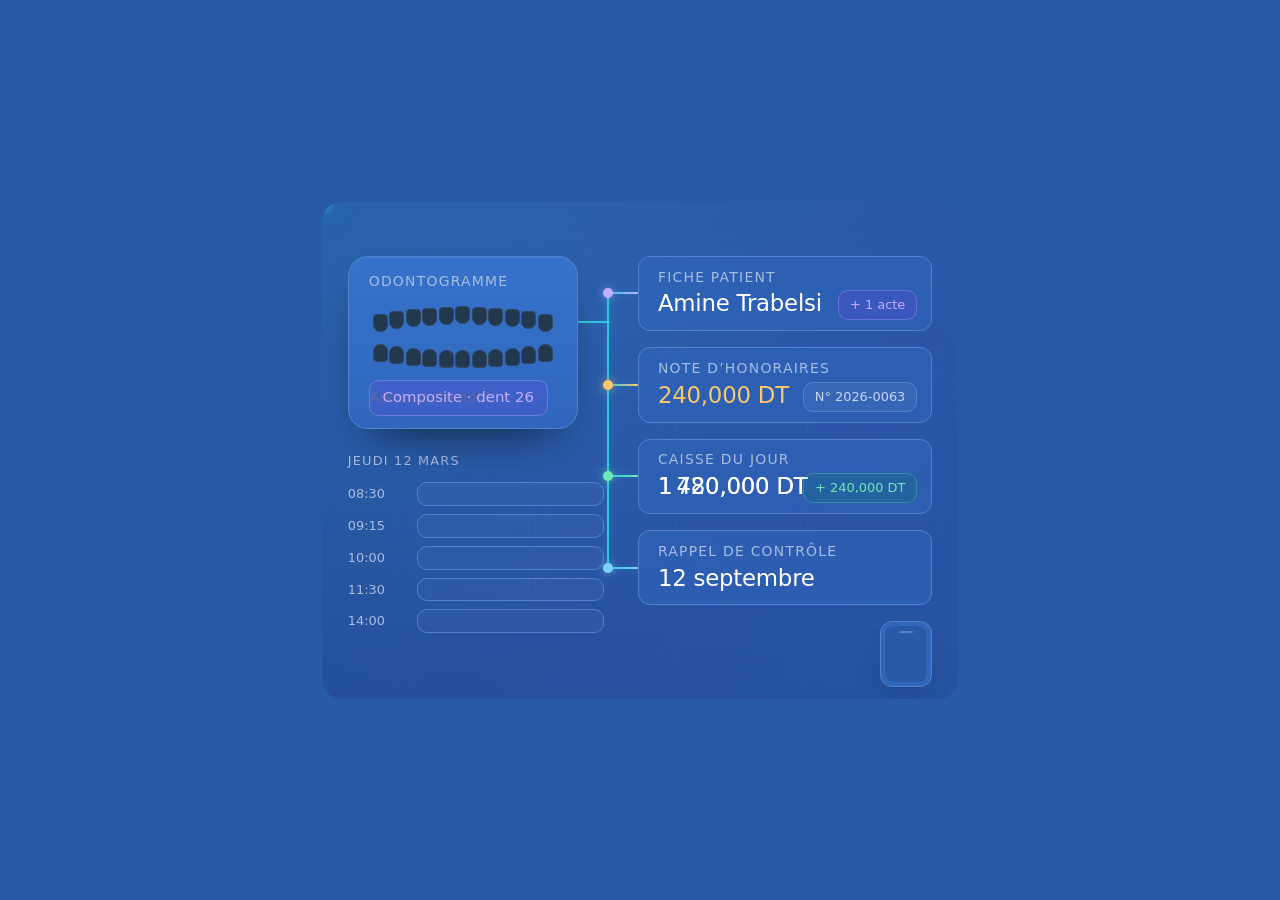
<file: assets/scenes/hero-une-seule-saisie.html>
<!doctype html>
<html lang="fr"><head><meta charset="utf-8">
<meta name="viewport" content="width=device-width,initial-scale=1">
<!-- Document autonome embarqué en <iframe> : sans ceci Google l'indexe comme une page. -->
<meta name="robots" content="noindex, nofollow">
<title>Une seule saisie</title>
<!--
  HERO SCENE - "une seule saisie, tout le reste suit"
  Une seule saisie au fauteuil : l'acte devient fiche, note d'honoraires, caisse, rappel.

  Loop: 14.000 s, seamless (the frame at t=14s is pixel-identical to t=0).
  Phases: 0.00 rest | 1.20 la dent est marquee | 2.20 le jeton part
          3.20 fiche patient | 5.05 note d'honoraires | 6.85 caisse | 8.65 rappel
          10.30-11.90 les quatre ensemble | 11.90-13.40 repli | 13.40 rest

  TO EMBED: copy the whole <style> below EXCEPT the four page-shell rules marked
  "demo page only", then copy the .hs-wrap block from <body>. The scene needs a
  parent of any width; it sets its own 640:500 aspect ratio and scales itself with
  container-query units, so there is nothing to configure. Animation touches only
  transform and opacity. prefers-reduced-motion resolves to a composed still frame.
-->
<style>
/* --- demo page only: the host box, not part of the scene --- */
*,*::before,*::after{box-sizing:border-box}
html,body{margin:0}
body{background:#295AA8;min-height:100vh;display:grid;place-items:center;padding:24px}
@media (max-width:700px){body{padding:0}}
.host{width:min(636px,100%)}
/* --- the scene --- */

.hs-wrap{position:relative;width:100%}
.hs{position:relative;width:100%;aspect-ratio:640 / 500;overflow:hidden;border-radius:20px;
  background:#295AA8;container-type:inline-size;isolation:isolate;
  font-family:"Geist",ui-sans-serif,system-ui,sans-serif;font-weight:400;
  -webkit-font-smoothing:antialiased}
.hs-stage{position:absolute;inset:0}
.hs-stage i{font-style:normal}
.hs-sr{position:absolute;width:1px;height:1px;padding:0;margin:-1px;overflow:hidden;
  clip:rect(0 0 0 0);clip-path:inset(50%);white-space:nowrap;border:0}


.hs-bg{position:absolute;inset:0;
  background:
   radial-gradient(53.125cqw 40.625cqw at 16% 22%,#2FC6E01a,transparent 70%),
   radial-gradient(65.625cqw 50cqw at 74% 62%,#7c3aed14,transparent 72%),
   radial-gradient(46.875cqw 37.5cqw at 92% 96%,#0284c714,transparent 70%),
   linear-gradient(180deg,#295AA8,#23509A)}
.hs-grid{position:absolute;inset:0;opacity:.32;
  -webkit-mask-image:radial-gradient(150% 120% at 46% 44%,#000 22%,transparent 82%);
  mask-image:radial-gradient(150% 120% at 46% 44%,#000 22%,transparent 82%)}
.hs-grid i{position:absolute;width:18.125cqw;height:9.6875cqw;border-radius:1.875cqw;border:1px solid #5382CA57}

.hs-wire{position:absolute;background:#5B7FC0;border-radius:0.3125cqw}
.hs-pl{position:absolute;background:#2FC6E0;border-radius:0.3125cqw;box-shadow:0 0 1.25cqw #2FC6E059}
.hs-jd{position:absolute;left:44.2188cqw;width:1.5625cqw;height:1.5625cqw;border-radius:50%;background:#2FC6E0}
.hs-jdb{position:absolute;left:44.2188cqw;width:1.5625cqw;height:1.5625cqw;border-radius:50%;
  background:#3067BC;border:1px solid #5B7FC0}
.hs-token{position:absolute;left:-1.0938cqw;top:-1.0938cqw;width:2.1875cqw;height:2.1875cqw;border-radius:50%;
  background:radial-gradient(circle at 50% 40%,#ffffff,#9CE6F6 40%,#2FC6E0 78%);
  box-shadow:0 0 2.5cqw #2FC6E0cc,0 0 5.3125cqw #2FC6E059;z-index:9}
.hs-spark{position:absolute;left:-0.625cqw;top:-0.4688cqw;width:1.25cqw;height:0.9375cqw;border-radius:0.4688cqw;
  background:#9CE6F6;box-shadow:0 0 1.5625cqw #9CE6F6b3;z-index:8}

.hs-odo{position:absolute;left:4.0625cqw;top:8.4375cqw;width:36.25cqw;height:27.1875cqw;
  border-radius:3.125cqw;background:linear-gradient(180deg,#3672CB,#3067BC);
  border:1px solid #5382CA;box-shadow:0 3.4375cqw 7.8125cqw -4.0625cqw #000000cc,inset 0 1px 0 #ffffff0f;z-index:5}
.hs-odo-k{position:absolute;left:3.125cqw;top:2.5cqw;font-size:2.1875cqw;line-height:2.8125cqw;letter-spacing:.09em;
  text-transform:uppercase;color:#A8BCE0}
.hs-tooth{position:absolute;width:2.3438cqw;height:2.8125cqw;background:#22384f;
  border:1px solid #2f4763}
.hs-tooth--up{border-radius:0.625cqw 0.625cqw 1.0938cqw 1.0938cqw}
.hs-tooth--lo{border-radius:1.0938cqw 1.0938cqw 0.625cqw 0.625cqw}
.hs-tl{position:absolute;inset:-1px;border-radius:inherit;
  background:linear-gradient(180deg,#8b52f5,#6d28d9);border:1px solid #c4aeff;opacity:0;
  box-shadow:0 0 2.1875cqw #7c3aedb3}
.hs-tap{position:absolute;left:34.9219cqw;top:18.9062cqw;width:5.3125cqw;height:5.3125cqw;
  margin:-2.6562cqw 0 0 -2.6562cqw;border-radius:50%;border:0.3125cqw solid #9CE6F6;opacity:0;z-index:10}
.hs-actnone{position:absolute;left:3.2812cqw;top:19.375cqw;font-size:2.3438cqw;line-height:5.625cqw;color:#5f7085}
.hs-act{position:absolute;left:3.125cqw;top:19.375cqw;padding:1.0938cqw 2.0312cqw;border-radius:1.5625cqw;font-size:2.3438cqw;
  line-height:3.125cqw;
  color:#c4aeff;background:#7c3aed2e;border:1px solid #c4aeff59;white-space:nowrap}

.hs-agk{position:absolute;left:4.0625cqw;top:39.375cqw;font-size:2.0312cqw;line-height:2.8125cqw;letter-spacing:.09em;
  text-transform:uppercase;color:#A8BCE0}
.hs-agrow{position:absolute;left:4.0625cqw;width:36.25cqw;height:3.75cqw}
.hs-agt{position:absolute;left:0;top:0.4688cqw;font-size:2.0312cqw;line-height:2.8125cqw;color:#A8BCE0;
  font-variant-numeric:tabular-nums}
.hs-agbox{position:absolute;left:10.9375cqw;top:0;width:29.375cqw;height:3.75cqw;
  border-radius:1.5625cqw;border:1px solid #5382CA;background:#ffffff08}
.hs-agf{position:absolute;left:0;top:0;width:100%;height:100%;transform-origin:left center;opacity:0}
.hs-agb{position:absolute;inset:0;border-radius:1.5625cqw;border:1px solid transparent}
.hs-agb::before{content:"";position:absolute;left:0;top:0.7812cqw;bottom:0.7812cqw;width:0.4688cqw;
  border-radius:0 0.4688cqw 0.4688cqw 0}
.hs-agl{position:absolute;left:1.7188cqw;top:0.4688cqw;font-size:1.875cqw;line-height:2.8125cqw;color:#ffffffe6;
  white-space:nowrap}

.hs-card{position:absolute;left:49.6875cqw;width:46.25cqw;height:11.875cqw;z-index:4}
.hs-ghost{position:absolute;inset:0;border-radius:1.875cqw;background:#3067BC8c;border:1px solid #5382CA}
.hs-lit{position:absolute;inset:0;border-radius:1.875cqw;opacity:0;
  background:linear-gradient(180deg,#3672CB,#3067BC);border:1px solid #5382CA}
.hs-lit::before{content:"";position:absolute;left:-1px;top:2.1875cqw;bottom:2.1875cqw;width:0.4688cqw;
  border-radius:0 0.4688cqw 0.4688cqw 0}
.hs-lit::after{content:"";position:absolute;inset:0;border-radius:1.875cqw}
.hs-in{position:absolute;left:3.125cqw;right:2.1875cqw;top:2.0312cqw}
.hs-k{font-size:2.1875cqw;line-height:2.8125cqw;letter-spacing:.09em;text-transform:uppercase;color:#A8BCE0;
  white-space:nowrap}
.hs-v{margin-top:0.4688cqw;font-size:3.5938cqw;line-height:4.6875cqw;color:#fff;letter-spacing:-.01em;
  white-space:nowrap;font-variant-numeric:tabular-nums}
.hs-v--amt{color:#fbc76a}
.hs-swap{position:relative;margin-top:0.4688cqw;height:4.6875cqw;width:31.25cqw;overflow:hidden}
.hs-swap span{position:absolute;left:0;top:0;font-size:3.5938cqw;line-height:4.6875cqw;color:#fff;
  letter-spacing:-.01em;white-space:nowrap;font-variant-numeric:tabular-nums}
.hs-chip{position:absolute;right:2.3438cqw;top:5.4688cqw;padding:0.7812cqw 1.7188cqw;border-radius:1.5625cqw;font-size:2.0312cqw;
  line-height:2.8125cqw;white-space:nowrap;font-variant-numeric:tabular-nums}
.hs-chip--z1{color:#c4aeff;background:#7c3aed2e;border:1px solid #c4aeff4d}
.hs-chip--z3{color:#6ee7b7;background:#0478572e;border:1px solid #6ee7b74d}
.hs-chip--n{color:#C7D6F0;background:#ffffff0d;border:1px solid #5382CA}

.hs-phone{position:absolute;left:87.8125cqw;top:65.9375cqw;width:8.125cqw;height:10.3125cqw;
  border-radius:1.875cqw;background:#3067BC;border:1px solid #5382CA;
  box-shadow:0 2.5cqw 5.3125cqw -3.125cqw #000000cc;z-index:4}
.hs-phone::before{content:"";position:absolute;inset:0.625cqw;border-radius:1.4062cqw;background:#295AA8}
.hs-phone::after{content:"";position:absolute;left:50%;top:1.4062cqw;width:2.1875cqw;height:0.3125cqw;
  margin-left:-1.0938cqw;border-radius:0.3125cqw;background:#5382CA}
.hs-scr{position:absolute;inset:0.625cqw;border-radius:1.4062cqw;opacity:0;
  background:linear-gradient(180deg,#0284c747,#0284c70f)}
.hs-notif{position:absolute;left:1.25cqw;top:2.5cqw;width:5.625cqw;height:3.4375cqw;border-radius:1.0938cqw;
  background:#0284c740;border:1px solid #7dd0fb66;opacity:0}
.hs-notif i{position:absolute;left:0.9375cqw;height:0.3125cqw;border-radius:0.3125cqw;background:#7dd0fbcc}
.hs-notif i:nth-child(1){top:1.0938cqw;width:3.4375cqw}
.hs-notif i:nth-child(2){top:2.0312cqw;width:2.1875cqw;opacity:.6}
.hs-bub{position:absolute;left:86.875cqw;top:55.9375cqw;width:6.875cqw;height:3.125cqw;
  border-radius:1.5625cqw 1.5625cqw 1.5625cqw 0.625cqw;background:#0284c745;border:1px solid #7dd0fb73;opacity:0;
  box-shadow:0 0 2.8125cqw #0284c766;z-index:8}
.hs-bub i{position:absolute;left:1.0938cqw;height:0.3125cqw;border-radius:0.3125cqw;background:#7dd0fbd9}
.hs-bub i:nth-child(1){top:0.9375cqw;width:3.75cqw}
.hs-bub i:nth-child(2){top:1.875cqw;width:2.3438cqw;opacity:.6}

.hs-card--1 .hs-lit{border-color:#c4aeff4d;box-shadow:0 2.5cqw 5.9375cqw -3.125cqw #000000e6,inset 0 1px 0 #ffffff0f,0 0 0 1px #c4aeff14}.hs-card--1 .hs-lit::before{background:linear-gradient(180deg,#c4aeff,#7c3aed)}.hs-card--1 .hs-lit::after{background:radial-gradient(21.875cqw 10.9375cqw at 4% 50%,#7c3aed38,transparent 72%)}.hs-agf--1 .hs-agb{background:linear-gradient(90deg,#7c3aed8c,#7c3aed3d);border-color:#c4aeff5c}.hs-agf--1 .hs-agb::before{background:#c4aeff}.hs-jd--1{background:#c4aeff;box-shadow:0 0 1.5625cqw #c4aeff99}.hs-pl--z1{background:linear-gradient(90deg,#2FC6E0,#c4aeff)}.hs-card--2 .hs-lit{border-color:#fbc76a38;box-shadow:0 2.5cqw 5.9375cqw -3.125cqw #000000e6,inset 0 1px 0 #ffffff0f,0 0 0 1px #fbc76a14}.hs-card--2 .hs-lit::before{background:linear-gradient(180deg,#fbc76a,#b45309)}.hs-card--2 .hs-lit::after{background:radial-gradient(21.875cqw 10.9375cqw at 4% 50%,#b4530938,transparent 72%)}.hs-agf--2 .hs-agb{background:linear-gradient(90deg,#b453098c,#b453093d);border-color:#fbc76a5c}.hs-agf--2 .hs-agb::before{background:#fbc76a}.hs-jd--2{background:#fbc76a;box-shadow:0 0 1.5625cqw #fbc76a99}.hs-pl--z2{background:linear-gradient(90deg,#2FC6E0,#fbc76a)}.hs-card--3 .hs-lit{border-color:#6ee7b74d;box-shadow:0 2.5cqw 5.9375cqw -3.125cqw #000000e6,inset 0 1px 0 #ffffff0f,0 0 0 1px #6ee7b714}.hs-card--3 .hs-lit::before{background:linear-gradient(180deg,#6ee7b7,#047857)}.hs-card--3 .hs-lit::after{background:radial-gradient(21.875cqw 10.9375cqw at 4% 50%,#04785738,transparent 72%)}.hs-agf--3 .hs-agb{background:linear-gradient(90deg,#0478578c,#0478573d);border-color:#6ee7b75c}.hs-agf--3 .hs-agb::before{background:#6ee7b7}.hs-jd--3{background:#6ee7b7;box-shadow:0 0 1.5625cqw #6ee7b799}.hs-pl--z3{background:linear-gradient(90deg,#2FC6E0,#6ee7b7)}.hs-card--4 .hs-lit{border-color:#7dd0fb4d;box-shadow:0 2.5cqw 5.9375cqw -3.125cqw #000000e6,inset 0 1px 0 #ffffff0f,0 0 0 1px #7dd0fb14}.hs-card--4 .hs-lit::before{background:linear-gradient(180deg,#7dd0fb,#0284c7)}.hs-card--4 .hs-lit::after{background:radial-gradient(21.875cqw 10.9375cqw at 4% 50%,#0284c738,transparent 72%)}.hs-agf--4 .hs-agb{background:linear-gradient(90deg,#0284c78c,#0284c73d);border-color:#7dd0fb5c}.hs-agf--4 .hs-agb::before{background:#7dd0fb}.hs-jd--4{background:#7dd0fb;box-shadow:0 0 1.5625cqw #7dd0fb99}.hs-pl--z4{background:linear-gradient(90deg,#2FC6E0,#7dd0fb)}

.hs-t26 .hs-tl{animation:t26lit 14.0s linear infinite}
.hs-t26{animation:t26pop 14.0s linear infinite}
.hs-tap{animation:tap 14.0s linear infinite}
.hs-act{animation:actchip 14.0s linear infinite}
.hs-actnone{animation:actnone 14.0s linear infinite}
.hs-token{animation:token 14.0s linear infinite}
.hs-old{animation:oldtot 14.0s linear infinite}
.hs-new{animation:newtot 14.0s linear infinite}
.hs-bub{animation:bubble 14.0s linear infinite}
.hs-scr{animation:phonelit 14.0s linear infinite}
.hs-notif{animation:notif 14.0s linear infinite}
.hs-pa{animation:pa 14.0s linear infinite}
.hs-pb{animation:pb 14.0s linear infinite}
.hs-pc1{animation:pc1 14.0s linear infinite}
.hs-pd1{animation:pd1 14.0s linear infinite}
.hs-pc2{animation:pc2 14.0s linear infinite}
.hs-pd2{animation:pd2 14.0s linear infinite}
.hs-pc3{animation:pc3 14.0s linear infinite}
.hs-pd3{animation:pd3 14.0s linear infinite}
.hs-pc4{animation:pc4 14.0s linear infinite}
.hs-agf--1{animation:agf1 14.0s linear infinite}
.hs-agl--1{animation:agl1 14.0s linear infinite}
.hs-jd--1{animation:jd1 14.0s linear infinite}
.hs-spark--1{animation:spark1 14.0s linear infinite}
.hs-card--1{animation:cardlift1 14.0s linear infinite}
.hs-card--1 .hs-lit{animation:cardlit1 14.0s linear infinite}
.hs-card--1 .hs-ghost{animation:cardghost1 14.0s linear infinite}
.hs-card--1 .hs-k{animation:ck1 14.0s linear infinite}
.hs-card--1 .hs-v{animation:cv1 14.0s linear infinite}
.hs-card--1 .hs-chip{animation:cc1 14.0s linear infinite}
.hs-agf--2{animation:agf2 14.0s linear infinite}
.hs-agl--2{animation:agl2 14.0s linear infinite}
.hs-jd--2{animation:jd2 14.0s linear infinite}
.hs-spark--2{animation:spark2 14.0s linear infinite}
.hs-card--2{animation:cardlift2 14.0s linear infinite}
.hs-card--2 .hs-lit{animation:cardlit2 14.0s linear infinite}
.hs-card--2 .hs-ghost{animation:cardghost2 14.0s linear infinite}
.hs-card--2 .hs-k{animation:ck2 14.0s linear infinite}
.hs-card--2 .hs-v{animation:cv2 14.0s linear infinite}
.hs-card--2 .hs-chip{animation:cc2 14.0s linear infinite}
.hs-agf--3{animation:agf3 14.0s linear infinite}
.hs-agl--3{animation:agl3 14.0s linear infinite}
.hs-jd--3{animation:jd3 14.0s linear infinite}
.hs-spark--3{animation:spark3 14.0s linear infinite}
.hs-card--3{animation:cardlift3 14.0s linear infinite}
.hs-card--3 .hs-lit{animation:cardlit3 14.0s linear infinite}
.hs-card--3 .hs-ghost{animation:cardghost3 14.0s linear infinite}
.hs-card--3 .hs-k{animation:ck3 14.0s linear infinite}
.hs-card--3 .hs-chip{animation:cc3 14.0s linear infinite}
.hs-agf--4{animation:agf4 14.0s linear infinite}
.hs-agl--4{animation:agl4 14.0s linear infinite}
.hs-jd--4{animation:jd4 14.0s linear infinite}
.hs-spark--4{animation:spark4 14.0s linear infinite}
.hs-card--4{animation:cardlift4 14.0s linear infinite}
.hs-card--4 .hs-lit{animation:cardlit4 14.0s linear infinite}
.hs-card--4 .hs-ghost{animation:cardghost4 14.0s linear infinite}
.hs-card--4 .hs-k{animation:ck4 14.0s linear infinite}
.hs-card--4 .hs-v{animation:cv4 14.0s linear infinite}

@container (max-width:430px){
  .hs-in{top:1.5625cqw}
  .hs-k{font-size:2.8125cqw;line-height:3.4375cqw;letter-spacing:.05em}
  .hs-v,.hs-swap span{font-size:3.75cqw;line-height:4.375cqw}
  .hs-swap{height:4.375cqw}
  .hs-swap{width:37.5cqw}
  .hs-chip{font-size:2.1875cqw;padding:0.7812cqw 1.4062cqw;top:5.9375cqw}
  .hs-odo-k{font-size:2.6562cqw}
  .hs-act{font-size:2.6562cqw;padding:1.0938cqw 1.7188cqw}
  .hs-actnone{font-size:2.6562cqw}
  .hs-agk{font-size:2.5cqw}
  .hs-agt{display:none}
  .hs-agbox{left:0;width:36.25cqw}
  .hs-agl{left:2.5cqw}

  /* Legibility floor. Every size in this scene is a share of the container, so
     below ~430 px each label crosses under 11 px. max() holds the floor and
     lets the proportion win again as soon as there is room. */
  .hs-k       { font-size: max(11px, 2.8125cqw) }
  .hs-chip    { font-size: max(11px, 2.1875cqw) }
  .hs-odo-k   { font-size: max(11px, 2.6562cqw) }
  .hs-act     { font-size: max(11px, 2.6562cqw) }
  .hs-actnone { font-size: max(11px, 2.6562cqw) }
  .hs-agk     { font-size: max(11px, 2.5cqw) }
  .hs-agl     { font-size: max(11px, 2.1875cqw) }

  /* At the floor the chips no longer fit beside the value they annotate, and the
     card is only 11.875cqw tall. They are a second reading of what the value
     already says, so the phone drops them rather than overlapping them. */
  .hs-chip { display: none }
  /* the free 14:00 slot reads as an unfinished row once its time label is gone */
  .hs-agrow--free { display: none }
}

@media (prefers-reduced-motion:reduce){
  .hs-stage *{animation:none !important}
.hs-actnone{opacity:0}
.hs-t26 .hs-tl{opacity:1}
.hs-t26{transform:none}
.hs-tap{opacity:0}
.hs-act{opacity:1;transform:none}
.hs-agf--1{opacity:1;transform:scaleX(1)}
.hs-agl--1{opacity:1}
.hs-agf--2{opacity:1;transform:scaleX(1)}
.hs-agl--2{opacity:1}
.hs-agf--3{opacity:1;transform:scaleX(1)}
.hs-agl--3{opacity:1}
.hs-agf--4{opacity:1;transform:scaleX(1)}
.hs-agl--4{opacity:1}
.hs-pa{opacity:1;transform:scaleX(1)}
.hs-pb{opacity:1;transform:scaleY(1)}
.hs-pc1{opacity:1;transform:scaleX(1)}
.hs-pd1{opacity:1;transform:scaleY(1)}
.hs-pc2{opacity:1;transform:scaleX(1)}
.hs-pd2{opacity:1;transform:scaleY(1)}
.hs-pc3{opacity:1;transform:scaleX(1)}
.hs-pd3{opacity:1;transform:scaleY(1)}
.hs-pc4{opacity:1;transform:scaleX(1)}
.hs-jd--1{opacity:1;transform:scale(1)}
.hs-jd--2{opacity:1;transform:scale(1)}
.hs-jd--3{opacity:1;transform:scale(1)}
.hs-jd--4{opacity:1;transform:scale(1)}
.hs-token{opacity:0}
.hs-spark--1{opacity:0}
.hs-spark--2{opacity:0}
.hs-spark--3{opacity:0}
.hs-spark--4{opacity:0}
.hs-card--1{transform:none}
.hs-card--1 .hs-lit{opacity:1}
.hs-card--1 .hs-ghost{opacity:0}
.hs-card--1 .hs-k{opacity:1;transform:none}
.hs-card--1 .hs-v{opacity:1;transform:none}
.hs-card--1 .hs-chip{opacity:1;transform:none}
.hs-card--2{transform:none}
.hs-card--2 .hs-lit{opacity:1}
.hs-card--2 .hs-ghost{opacity:0}
.hs-card--2 .hs-k{opacity:1;transform:none}
.hs-card--2 .hs-v{opacity:1;transform:none}
.hs-card--2 .hs-chip{opacity:1;transform:none}
.hs-card--3{transform:none}
.hs-card--3 .hs-lit{opacity:1}
.hs-card--3 .hs-ghost{opacity:0}
.hs-card--3 .hs-k{opacity:1;transform:none}
.hs-card--3 .hs-chip{opacity:1;transform:none}
.hs-card--4{transform:none}
.hs-card--4 .hs-lit{opacity:1}
.hs-card--4 .hs-ghost{opacity:0}
.hs-card--4 .hs-k{opacity:1;transform:none}
.hs-card--4 .hs-v{opacity:1;transform:none}
.hs-old{opacity:0}
.hs-new{opacity:1;transform:none}
.hs-bub{opacity:0}
.hs-scr{opacity:1}
.hs-notif{opacity:1;transform:none}
}

@keyframes actnone{0%{opacity:1}9.2857%{opacity:1;animation-timing-function:cubic-bezier(.77,0,.175,1)}11.8571%{opacity:0}92.8571%{opacity:0;animation-timing-function:cubic-bezier(.23,1,.32,1)}95.7143%{opacity:1}100%{opacity:1}}
@keyframes t26lit{0%{opacity:0}8.5714%{opacity:0;animation-timing-function:cubic-bezier(.23,1,.32,1)}10.8571%{opacity:1}92.1429%{opacity:1;animation-timing-function:cubic-bezier(.77,0,.175,1)}95%{opacity:0}100%{opacity:0}}
@keyframes t26pop{0%{transform:scale(1)}8.4286%{transform:scale(1);animation-timing-function:cubic-bezier(.77,0,.175,1)}9.5714%{transform:scale(.84)}11%{transform:scale(1.12);animation-timing-function:cubic-bezier(.23,1,.32,1)}13%{transform:scale(1)}100%{transform:scale(1)}}
@keyframes tap{0%{opacity:0;transform:scale(2.5)}3.2143%{opacity:0;transform:scale(2.5);animation-timing-function:cubic-bezier(.23,1,.32,1)}8.5714%{opacity:.95;transform:scale(1)}9%{opacity:.95;transform:scale(1);animation-timing-function:cubic-bezier(.23,1,.32,1)}13.9286%{opacity:0;transform:scale(2.2)}100%{opacity:0;transform:scale(2.5)}}
@keyframes actchip{0%{opacity:0;transform:translate3d(0,1.25cqw,0)}10.3571%{opacity:0;transform:translate3d(0,1.25cqw,0);animation-timing-function:cubic-bezier(.23,1,.32,1)}13.6429%{opacity:1;transform:translate3d(0,0,0)}90.7143%{opacity:1;transform:translate3d(0,0,0);animation-timing-function:cubic-bezier(.77,0,.175,1)}93.1429%{opacity:0;transform:translate3d(0,0.7812cqw,0)}100%{opacity:0;transform:translate3d(0,1.25cqw,0)}}
@keyframes agf1{0%{opacity:0;transform:scaleX(0)}12.5%{opacity:0;transform:scaleX(0);animation-timing-function:cubic-bezier(.23,1,.32,1)}13.5%{opacity:1;transform:scaleX(.35)}16.0714%{opacity:1;transform:scaleX(1)}90.4286%{opacity:1;transform:scaleX(1);animation-timing-function:cubic-bezier(.77,0,.175,1)}93.2857%{opacity:0;transform:scaleX(1)}99.2857%{opacity:0;transform:scaleX(0)}100%{opacity:0;transform:scaleX(0)}}
@keyframes agl1{0%{opacity:0}14.6429%{opacity:0;animation-timing-function:cubic-bezier(.23,1,.32,1)}16.9286%{opacity:1}90.4286%{opacity:1;animation-timing-function:cubic-bezier(.77,0,.175,1)}92.2857%{opacity:0}100%{opacity:0}}
@keyframes agf2{0%{opacity:0;transform:scaleX(0)}33.5714%{opacity:0;transform:scaleX(0);animation-timing-function:cubic-bezier(.23,1,.32,1)}34.5714%{opacity:1;transform:scaleX(.35)}37.1429%{opacity:1;transform:scaleX(1)}89.5714%{opacity:1;transform:scaleX(1);animation-timing-function:cubic-bezier(.77,0,.175,1)}92.4286%{opacity:0;transform:scaleX(1)}99.2857%{opacity:0;transform:scaleX(0)}100%{opacity:0;transform:scaleX(0)}}
@keyframes agl2{0%{opacity:0}35.7143%{opacity:0;animation-timing-function:cubic-bezier(.23,1,.32,1)}38%{opacity:1}89.5714%{opacity:1;animation-timing-function:cubic-bezier(.77,0,.175,1)}91.4286%{opacity:0}100%{opacity:0}}
@keyframes agf3{0%{opacity:0;transform:scaleX(0)}46.4286%{opacity:0;transform:scaleX(0);animation-timing-function:cubic-bezier(.23,1,.32,1)}47.4286%{opacity:1;transform:scaleX(.35)}50%{opacity:1;transform:scaleX(1)}88.7143%{opacity:1;transform:scaleX(1);animation-timing-function:cubic-bezier(.77,0,.175,1)}91.5714%{opacity:0;transform:scaleX(1)}99.2857%{opacity:0;transform:scaleX(0)}100%{opacity:0;transform:scaleX(0)}}
@keyframes agl3{0%{opacity:0}48.5714%{opacity:0;animation-timing-function:cubic-bezier(.23,1,.32,1)}50.8571%{opacity:1}88.7143%{opacity:1;animation-timing-function:cubic-bezier(.77,0,.175,1)}90.5714%{opacity:0}100%{opacity:0}}
@keyframes agf4{0%{opacity:0;transform:scaleX(0)}59.2857%{opacity:0;transform:scaleX(0);animation-timing-function:cubic-bezier(.23,1,.32,1)}60.2857%{opacity:1;transform:scaleX(.35)}62.8571%{opacity:1;transform:scaleX(1)}87.8571%{opacity:1;transform:scaleX(1);animation-timing-function:cubic-bezier(.77,0,.175,1)}90.7143%{opacity:0;transform:scaleX(1)}99.2857%{opacity:0;transform:scaleX(0)}100%{opacity:0;transform:scaleX(0)}}
@keyframes agl4{0%{opacity:0}61.4286%{opacity:0;animation-timing-function:cubic-bezier(.23,1,.32,1)}63.7143%{opacity:1}87.8571%{opacity:1;animation-timing-function:cubic-bezier(.77,0,.175,1)}89.7143%{opacity:0}100%{opacity:0}}
@keyframes pa{0%{opacity:1;transform:scaleX(0)}15.7143%{opacity:1;transform:scaleX(0);animation-timing-function:cubic-bezier(.23,1,.32,1)}17.8571%{opacity:1;transform:scaleX(1)}90.4286%{opacity:1;transform:scaleX(1);animation-timing-function:cubic-bezier(.77,0,.175,1)}92.8571%{opacity:0;transform:scaleX(1)}97.8571%{opacity:0;transform:scaleX(0)}100%{opacity:0;transform:scaleX(0)}}
@keyframes pb{0%{opacity:1;transform:scaleY(0)}17.7143%{opacity:1;transform:scaleY(0);animation-timing-function:cubic-bezier(.23,1,.32,1)}19.8571%{opacity:1;transform:scaleY(1)}90.4286%{opacity:1;transform:scaleY(1);animation-timing-function:cubic-bezier(.77,0,.175,1)}92.8571%{opacity:0;transform:scaleY(1)}97.8571%{opacity:0;transform:scaleY(0)}100%{opacity:0;transform:scaleY(0)}}
@keyframes pc1{0%{opacity:1;transform:scaleX(0)}21.1429%{opacity:1;transform:scaleX(0);animation-timing-function:cubic-bezier(.23,1,.32,1)}23.2857%{opacity:1;transform:scaleX(1)}89.8571%{opacity:1;transform:scaleX(1);animation-timing-function:cubic-bezier(.77,0,.175,1)}92.2857%{opacity:0;transform:scaleX(1)}97.8571%{opacity:0;transform:scaleX(0)}100%{opacity:0;transform:scaleX(0)}}
@keyframes pd1{0%{opacity:1;transform:scaleY(0)}32.1429%{opacity:1;transform:scaleY(0);animation-timing-function:cubic-bezier(.23,1,.32,1)}34.2857%{opacity:1;transform:scaleY(1)}89%{opacity:1;transform:scaleY(1);animation-timing-function:cubic-bezier(.77,0,.175,1)}91.4286%{opacity:0;transform:scaleY(1)}97.8571%{opacity:0;transform:scaleY(0)}100%{opacity:0;transform:scaleY(0)}}
@keyframes pc2{0%{opacity:1;transform:scaleX(0)}34.6429%{opacity:1;transform:scaleX(0);animation-timing-function:cubic-bezier(.23,1,.32,1)}36.7857%{opacity:1;transform:scaleX(1)}89%{opacity:1;transform:scaleX(1);animation-timing-function:cubic-bezier(.77,0,.175,1)}91.4286%{opacity:0;transform:scaleX(1)}97.8571%{opacity:0;transform:scaleX(0)}100%{opacity:0;transform:scaleX(0)}}
@keyframes pd2{0%{opacity:1;transform:scaleY(0)}45%{opacity:1;transform:scaleY(0);animation-timing-function:cubic-bezier(.23,1,.32,1)}47.1429%{opacity:1;transform:scaleY(1)}88.1429%{opacity:1;transform:scaleY(1);animation-timing-function:cubic-bezier(.77,0,.175,1)}90.5714%{opacity:0;transform:scaleY(1)}97.8571%{opacity:0;transform:scaleY(0)}100%{opacity:0;transform:scaleY(0)}}
@keyframes pc3{0%{opacity:1;transform:scaleX(0)}47.5%{opacity:1;transform:scaleX(0);animation-timing-function:cubic-bezier(.23,1,.32,1)}49.6429%{opacity:1;transform:scaleX(1)}88.1429%{opacity:1;transform:scaleX(1);animation-timing-function:cubic-bezier(.77,0,.175,1)}90.5714%{opacity:0;transform:scaleX(1)}97.8571%{opacity:0;transform:scaleX(0)}100%{opacity:0;transform:scaleX(0)}}
@keyframes pd3{0%{opacity:1;transform:scaleY(0)}57.8571%{opacity:1;transform:scaleY(0);animation-timing-function:cubic-bezier(.23,1,.32,1)}60%{opacity:1;transform:scaleY(1)}87.2857%{opacity:1;transform:scaleY(1);animation-timing-function:cubic-bezier(.77,0,.175,1)}89.7143%{opacity:0;transform:scaleY(1)}97.8571%{opacity:0;transform:scaleY(0)}100%{opacity:0;transform:scaleY(0)}}
@keyframes pc4{0%{opacity:1;transform:scaleX(0)}60.3571%{opacity:1;transform:scaleX(0);animation-timing-function:cubic-bezier(.23,1,.32,1)}62.5%{opacity:1;transform:scaleX(1)}87.2857%{opacity:1;transform:scaleX(1);animation-timing-function:cubic-bezier(.77,0,.175,1)}89.7143%{opacity:0;transform:scaleX(1)}97.8571%{opacity:0;transform:scaleX(0)}100%{opacity:0;transform:scaleX(0)}}
@keyframes jd1{0%{opacity:0;transform:scale(0)}21.2857%{opacity:0;transform:scale(0);animation-timing-function:cubic-bezier(.23,1,.32,1)}22.4286%{opacity:1;transform:scale(1.6)}24.1429%{opacity:1;transform:scale(1)}89.8571%{opacity:1;transform:scale(1);animation-timing-function:cubic-bezier(.77,0,.175,1)}92%{opacity:0;transform:scale(.4)}100%{opacity:0;transform:scale(0)}}
@keyframes jd2{0%{opacity:0;transform:scale(0)}34.7857%{opacity:0;transform:scale(0);animation-timing-function:cubic-bezier(.23,1,.32,1)}35.9286%{opacity:1;transform:scale(1.6)}37.6429%{opacity:1;transform:scale(1)}89%{opacity:1;transform:scale(1);animation-timing-function:cubic-bezier(.77,0,.175,1)}91.1429%{opacity:0;transform:scale(.4)}100%{opacity:0;transform:scale(0)}}
@keyframes jd3{0%{opacity:0;transform:scale(0)}47.6429%{opacity:0;transform:scale(0);animation-timing-function:cubic-bezier(.23,1,.32,1)}48.7857%{opacity:1;transform:scale(1.6)}50.5%{opacity:1;transform:scale(1)}88.1429%{opacity:1;transform:scale(1);animation-timing-function:cubic-bezier(.77,0,.175,1)}90.2857%{opacity:0;transform:scale(.4)}100%{opacity:0;transform:scale(0)}}
@keyframes jd4{0%{opacity:0;transform:scale(0)}60.5%{opacity:0;transform:scale(0);animation-timing-function:cubic-bezier(.23,1,.32,1)}61.6429%{opacity:1;transform:scale(1.6)}63.3571%{opacity:1;transform:scale(1)}87.2857%{opacity:1;transform:scale(1);animation-timing-function:cubic-bezier(.77,0,.175,1)}89.4286%{opacity:0;transform:scale(.4)}100%{opacity:0;transform:scale(0)}}
@keyframes token{0%{opacity:0;transform:translate3d(34.9219cqw,18.9062cqw,0) scale(0.35)}15.2857%{opacity:0;transform:translate3d(34.9219cqw,18.9062cqw,0) scale(0.35);animation-timing-function:cubic-bezier(.23,1,.32,1)}16.8571%{opacity:1;transform:translate3d(35.5469cqw,18.9062cqw,0) scale(1.30)}18%{opacity:1;transform:translate3d(35.5469cqw,18.9062cqw,0) scale(1.00);animation-timing-function:cubic-bezier(.77,0,.175,1)}20%{opacity:1;transform:translate3d(45cqw,18.9062cqw,0) scale(1.00);animation-timing-function:cubic-bezier(.23,1,.32,1)}21.8571%{opacity:1;transform:translate3d(45cqw,14.375cqw,0) scale(1.00)}22.7143%{opacity:1;transform:translate3d(45cqw,14.375cqw,0) scale(1.40);animation-timing-function:cubic-bezier(.23,1,.32,1)}24.5714%{opacity:1;transform:translate3d(45cqw,14.375cqw,0) scale(1.00)}32.2857%{opacity:1;transform:translate3d(45cqw,14.375cqw,0) scale(1.00);animation-timing-function:cubic-bezier(.77,0,.175,1)}35%{opacity:1;transform:translate3d(45cqw,28.75cqw,0) scale(1.00);animation-timing-function:cubic-bezier(.23,1,.32,1)}35.8571%{opacity:1;transform:translate3d(45cqw,28.75cqw,0) scale(1.40)}37.7143%{opacity:1;transform:translate3d(45cqw,28.75cqw,0) scale(1.00)}45.1429%{opacity:1;transform:translate3d(45cqw,28.75cqw,0) scale(1.00);animation-timing-function:cubic-bezier(.77,0,.175,1)}47.8571%{opacity:1;transform:translate3d(45cqw,43.125cqw,0) scale(1.00);animation-timing-function:cubic-bezier(.23,1,.32,1)}48.7143%{opacity:1;transform:translate3d(45cqw,43.125cqw,0) scale(1.40)}50.5714%{opacity:1;transform:translate3d(45cqw,43.125cqw,0) scale(1.00)}58%{opacity:1;transform:translate3d(45cqw,43.125cqw,0) scale(1.00);animation-timing-function:cubic-bezier(.77,0,.175,1)}60.7143%{opacity:1;transform:translate3d(45cqw,57.5cqw,0) scale(1.00);animation-timing-function:cubic-bezier(.23,1,.32,1)}61.5714%{opacity:1;transform:translate3d(45cqw,57.5cqw,0) scale(1.40)}63.4286%{opacity:1;transform:translate3d(45cqw,57.5cqw,0) scale(1.00)}71.0714%{opacity:1;transform:translate3d(45cqw,57.5cqw,0) scale(1.00);animation-timing-function:cubic-bezier(.77,0,.175,1)}73.5714%{opacity:0;transform:translate3d(45cqw,57.5cqw,0) scale(0.30)}100%{opacity:0;transform:translate3d(34.9219cqw,18.9062cqw,0) scale(0.35)}}
@keyframes spark1{0%{opacity:0;transform:translate3d(45cqw,14.375cqw,0) scaleX(1)}22.1429%{opacity:0;transform:translate3d(45cqw,14.375cqw,0) scaleX(1);animation-timing-function:cubic-bezier(.23,1,.32,1)}22.5714%{opacity:1;transform:translate3d(46.25cqw,14.375cqw,0) scaleX(2.6)}23.7143%{opacity:1;transform:translate3d(49.6875cqw,14.375cqw,0) scaleX(1.2)}24.4286%{opacity:0;transform:translate3d(50.9375cqw,14.375cqw,0) scaleX(.5)}100%{opacity:0;transform:translate3d(45cqw,14.375cqw,0) scaleX(1)}}
@keyframes spark2{0%{opacity:0;transform:translate3d(45cqw,28.75cqw,0) scaleX(1)}35.3571%{opacity:0;transform:translate3d(45cqw,28.75cqw,0) scaleX(1);animation-timing-function:cubic-bezier(.23,1,.32,1)}35.7857%{opacity:1;transform:translate3d(46.25cqw,28.75cqw,0) scaleX(2.6)}36.9286%{opacity:1;transform:translate3d(49.6875cqw,28.75cqw,0) scaleX(1.2)}37.6429%{opacity:0;transform:translate3d(50.9375cqw,28.75cqw,0) scaleX(.5)}100%{opacity:0;transform:translate3d(45cqw,28.75cqw,0) scaleX(1)}}
@keyframes spark3{0%{opacity:0;transform:translate3d(45cqw,43.125cqw,0) scaleX(1)}48.2143%{opacity:0;transform:translate3d(45cqw,43.125cqw,0) scaleX(1);animation-timing-function:cubic-bezier(.23,1,.32,1)}48.6429%{opacity:1;transform:translate3d(46.25cqw,43.125cqw,0) scaleX(2.6)}49.7857%{opacity:1;transform:translate3d(49.6875cqw,43.125cqw,0) scaleX(1.2)}50.5%{opacity:0;transform:translate3d(50.9375cqw,43.125cqw,0) scaleX(.5)}100%{opacity:0;transform:translate3d(45cqw,43.125cqw,0) scaleX(1)}}
@keyframes spark4{0%{opacity:0;transform:translate3d(45cqw,57.5cqw,0) scaleX(1)}61.0714%{opacity:0;transform:translate3d(45cqw,57.5cqw,0) scaleX(1);animation-timing-function:cubic-bezier(.23,1,.32,1)}61.5%{opacity:1;transform:translate3d(46.25cqw,57.5cqw,0) scaleX(2.6)}62.6429%{opacity:1;transform:translate3d(49.6875cqw,57.5cqw,0) scaleX(1.2)}63.3571%{opacity:0;transform:translate3d(50.9375cqw,57.5cqw,0) scaleX(.5)}100%{opacity:0;transform:translate3d(45cqw,57.5cqw,0) scaleX(1)}}
@keyframes cardlift1{0%{transform:translate3d(0,0.7812cqw,0) scale(.988)}22.8571%{transform:translate3d(0,0.7812cqw,0) scale(.988);animation-timing-function:cubic-bezier(.23,1,.32,1)}26.4286%{transform:translate3d(0,0,0) scale(1)}86.7143%{transform:translate3d(0,0,0) scale(1);animation-timing-function:cubic-bezier(.77,0,.175,1)}90.1429%{transform:translate3d(0,0.625cqw,0) scale(.99)}100%{transform:translate3d(0,0.7812cqw,0) scale(.988)}}
@keyframes cardlit1{0%{opacity:0}22.8571%{opacity:0;animation-timing-function:cubic-bezier(.23,1,.32,1)}25.8571%{opacity:1}86.7143%{opacity:1;animation-timing-function:cubic-bezier(.77,0,.175,1)}90.1429%{opacity:0}100%{opacity:0}}
@keyframes cardghost1{0%{opacity:1}22.8571%{opacity:1;animation-timing-function:cubic-bezier(.23,1,.32,1)}25.8571%{opacity:0}86.7143%{opacity:0;animation-timing-function:cubic-bezier(.77,0,.175,1)}90.1429%{opacity:1}100%{opacity:1}}
@keyframes ck1{0%{opacity:0;transform:translate3d(0,1.4062cqw,0)}23.8571%{opacity:0;transform:translate3d(0,1.4062cqw,0);animation-timing-function:cubic-bezier(.23,1,.32,1)}26.7143%{opacity:1;transform:translate3d(0,0,0)}86.5714%{opacity:1;transform:translate3d(0,0,0);animation-timing-function:cubic-bezier(.77,0,.175,1)}89%{opacity:0;transform:translate3d(0,0.7812cqw,0)}100%{opacity:0;transform:translate3d(0,1.4062cqw,0)}}
@keyframes cv1{0%{opacity:0;transform:translate3d(0,1.5625cqw,0)}24.7143%{opacity:0;transform:translate3d(0,1.5625cqw,0);animation-timing-function:cubic-bezier(.23,1,.32,1)}27.5714%{opacity:1;transform:translate3d(0,0,0)}87%{opacity:1;transform:translate3d(0,0,0);animation-timing-function:cubic-bezier(.77,0,.175,1)}89.4286%{opacity:0;transform:translate3d(0,0.9375cqw,0)}100%{opacity:0;transform:translate3d(0,1.5625cqw,0)}}
@keyframes cc1{0%{opacity:0;transform:translate3d(0,1.25cqw,0)}26.1429%{opacity:0;transform:translate3d(0,1.25cqw,0);animation-timing-function:cubic-bezier(.23,1,.32,1)}29%{opacity:1;transform:translate3d(0,0,0)}86.2857%{opacity:1;transform:translate3d(0,0,0);animation-timing-function:cubic-bezier(.77,0,.175,1)}88.7143%{opacity:0;transform:translate3d(0,0.7812cqw,0)}100%{opacity:0;transform:translate3d(0,1.25cqw,0)}}
@keyframes cardlift2{0%{transform:translate3d(0,0.7812cqw,0) scale(.988)}36.0714%{transform:translate3d(0,0.7812cqw,0) scale(.988);animation-timing-function:cubic-bezier(.23,1,.32,1)}39.6429%{transform:translate3d(0,0,0) scale(1)}86.1429%{transform:translate3d(0,0,0) scale(1);animation-timing-function:cubic-bezier(.77,0,.175,1)}89.5714%{transform:translate3d(0,0.625cqw,0) scale(.99)}100%{transform:translate3d(0,0.7812cqw,0) scale(.988)}}
@keyframes cardlit2{0%{opacity:0}36.0714%{opacity:0;animation-timing-function:cubic-bezier(.23,1,.32,1)}39.0714%{opacity:1}86.1429%{opacity:1;animation-timing-function:cubic-bezier(.77,0,.175,1)}89.5714%{opacity:0}100%{opacity:0}}
@keyframes cardghost2{0%{opacity:1}36.0714%{opacity:1;animation-timing-function:cubic-bezier(.23,1,.32,1)}39.0714%{opacity:0}86.1429%{opacity:0;animation-timing-function:cubic-bezier(.77,0,.175,1)}89.5714%{opacity:1}100%{opacity:1}}
@keyframes ck2{0%{opacity:0;transform:translate3d(0,1.4062cqw,0)}37.0714%{opacity:0;transform:translate3d(0,1.4062cqw,0);animation-timing-function:cubic-bezier(.23,1,.32,1)}39.9286%{opacity:1;transform:translate3d(0,0,0)}86%{opacity:1;transform:translate3d(0,0,0);animation-timing-function:cubic-bezier(.77,0,.175,1)}88.4286%{opacity:0;transform:translate3d(0,0.7812cqw,0)}100%{opacity:0;transform:translate3d(0,1.4062cqw,0)}}
@keyframes cv2{0%{opacity:0;transform:translate3d(0,1.5625cqw,0)}37.9286%{opacity:0;transform:translate3d(0,1.5625cqw,0);animation-timing-function:cubic-bezier(.23,1,.32,1)}40.7857%{opacity:1;transform:translate3d(0,0,0)}86.4286%{opacity:1;transform:translate3d(0,0,0);animation-timing-function:cubic-bezier(.77,0,.175,1)}88.8571%{opacity:0;transform:translate3d(0,0.9375cqw,0)}100%{opacity:0;transform:translate3d(0,1.5625cqw,0)}}
@keyframes cc2{0%{opacity:0;transform:translate3d(0,1.25cqw,0)}39.3571%{opacity:0;transform:translate3d(0,1.25cqw,0);animation-timing-function:cubic-bezier(.23,1,.32,1)}42.2143%{opacity:1;transform:translate3d(0,0,0)}85.7143%{opacity:1;transform:translate3d(0,0,0);animation-timing-function:cubic-bezier(.77,0,.175,1)}88.1429%{opacity:0;transform:translate3d(0,0.7812cqw,0)}100%{opacity:0;transform:translate3d(0,1.25cqw,0)}}
@keyframes cardlift3{0%{transform:translate3d(0,0.7812cqw,0) scale(.988)}48.9286%{transform:translate3d(0,0.7812cqw,0) scale(.988);animation-timing-function:cubic-bezier(.23,1,.32,1)}52.5%{transform:translate3d(0,0,0) scale(1)}85.5714%{transform:translate3d(0,0,0) scale(1);animation-timing-function:cubic-bezier(.77,0,.175,1)}89%{transform:translate3d(0,0.625cqw,0) scale(.99)}100%{transform:translate3d(0,0.7812cqw,0) scale(.988)}}
@keyframes cardlit3{0%{opacity:0}48.9286%{opacity:0;animation-timing-function:cubic-bezier(.23,1,.32,1)}51.9286%{opacity:1}85.5714%{opacity:1;animation-timing-function:cubic-bezier(.77,0,.175,1)}89%{opacity:0}100%{opacity:0}}
@keyframes cardghost3{0%{opacity:1}48.9286%{opacity:1;animation-timing-function:cubic-bezier(.23,1,.32,1)}51.9286%{opacity:0}85.5714%{opacity:0;animation-timing-function:cubic-bezier(.77,0,.175,1)}89%{opacity:1}100%{opacity:1}}
@keyframes ck3{0%{opacity:0;transform:translate3d(0,1.4062cqw,0)}49.9286%{opacity:0;transform:translate3d(0,1.4062cqw,0);animation-timing-function:cubic-bezier(.23,1,.32,1)}52.7857%{opacity:1;transform:translate3d(0,0,0)}85.4286%{opacity:1;transform:translate3d(0,0,0);animation-timing-function:cubic-bezier(.77,0,.175,1)}87.8571%{opacity:0;transform:translate3d(0,0.7812cqw,0)}100%{opacity:0;transform:translate3d(0,1.4062cqw,0)}}
@keyframes cc3{0%{opacity:0;transform:translate3d(0,1.25cqw,0)}58.1429%{opacity:0;transform:translate3d(0,1.25cqw,0);animation-timing-function:cubic-bezier(.23,1,.32,1)}61%{opacity:1;transform:translate3d(0,0,0)}85.1429%{opacity:1;transform:translate3d(0,0,0);animation-timing-function:cubic-bezier(.77,0,.175,1)}87.5714%{opacity:0;transform:translate3d(0,0.7812cqw,0)}100%{opacity:0;transform:translate3d(0,1.25cqw,0)}}
@keyframes cardlift4{0%{transform:translate3d(0,0.7812cqw,0) scale(.988)}61.7857%{transform:translate3d(0,0.7812cqw,0) scale(.988);animation-timing-function:cubic-bezier(.23,1,.32,1)}65.3571%{transform:translate3d(0,0,0) scale(1)}85%{transform:translate3d(0,0,0) scale(1);animation-timing-function:cubic-bezier(.77,0,.175,1)}88.4286%{transform:translate3d(0,0.625cqw,0) scale(.99)}100%{transform:translate3d(0,0.7812cqw,0) scale(.988)}}
@keyframes cardlit4{0%{opacity:0}61.7857%{opacity:0;animation-timing-function:cubic-bezier(.23,1,.32,1)}64.7857%{opacity:1}85%{opacity:1;animation-timing-function:cubic-bezier(.77,0,.175,1)}88.4286%{opacity:0}100%{opacity:0}}
@keyframes cardghost4{0%{opacity:1}61.7857%{opacity:1;animation-timing-function:cubic-bezier(.23,1,.32,1)}64.7857%{opacity:0}85%{opacity:0;animation-timing-function:cubic-bezier(.77,0,.175,1)}88.4286%{opacity:1}100%{opacity:1}}
@keyframes ck4{0%{opacity:0;transform:translate3d(0,1.4062cqw,0)}62.7857%{opacity:0;transform:translate3d(0,1.4062cqw,0);animation-timing-function:cubic-bezier(.23,1,.32,1)}65.6429%{opacity:1;transform:translate3d(0,0,0)}84.8571%{opacity:1;transform:translate3d(0,0,0);animation-timing-function:cubic-bezier(.77,0,.175,1)}87.2857%{opacity:0;transform:translate3d(0,0.7812cqw,0)}100%{opacity:0;transform:translate3d(0,1.4062cqw,0)}}
@keyframes cv4{0%{opacity:0;transform:translate3d(0,1.5625cqw,0)}63.6429%{opacity:0;transform:translate3d(0,1.5625cqw,0);animation-timing-function:cubic-bezier(.23,1,.32,1)}66.5%{opacity:1;transform:translate3d(0,0,0)}85.2857%{opacity:1;transform:translate3d(0,0,0);animation-timing-function:cubic-bezier(.77,0,.175,1)}87.7143%{opacity:0;transform:translate3d(0,0.9375cqw,0)}100%{opacity:0;transform:translate3d(0,1.5625cqw,0)}}
@keyframes oldtot{0%{opacity:0;transform:translate3d(0,1.5625cqw,0)}50.6429%{opacity:0;transform:translate3d(0,1.5625cqw,0);animation-timing-function:cubic-bezier(.23,1,.32,1)}53.2143%{opacity:1;transform:translate3d(0,0,0)}55.2857%{opacity:1;transform:translate3d(0,0,0);animation-timing-function:cubic-bezier(.77,0,.175,1)}57.1429%{opacity:0;transform:translate3d(0,-2.8125cqw,0)}100%{opacity:0;transform:translate3d(0,1.5625cqw,0)}}
@keyframes newtot{0%{opacity:0;transform:translate3d(0,2.5cqw,0)}57.0714%{opacity:0;transform:translate3d(0,2.8125cqw,0);animation-timing-function:cubic-bezier(.23,1,.32,1)}59.4286%{opacity:1;transform:translate3d(0,0,0)}85.4286%{opacity:1;transform:translate3d(0,0,0);animation-timing-function:cubic-bezier(.77,0,.175,1)}88%{opacity:0;transform:translate3d(0,1.25cqw,0)}100%{opacity:0;transform:translate3d(0,2.5cqw,0)}}
@keyframes bubble{0%{opacity:0;transform:translate3d(0,0,0) scale(.9)}64.6429%{opacity:0;transform:translate3d(0,0,0) scale(.9);animation-timing-function:cubic-bezier(.23,1,.32,1)}66.7143%{opacity:1;transform:translate3d(0,0,0) scale(1)}68.4286%{opacity:1;transform:translate3d(0,0,0) scale(1);animation-timing-function:cubic-bezier(.77,0,.175,1)}70%{opacity:1;transform:translate3d(2.5cqw,4.0625cqw,0) scale(.94)}71.8571%{opacity:1;transform:translate3d(1.5625cqw,12.1875cqw,0) scale(.80)}73.1429%{opacity:0;transform:translate3d(1.5625cqw,12.1875cqw,0) scale(.72)}100%{opacity:0;transform:translate3d(0,0,0) scale(.9)}}
@keyframes phonelit{0%{opacity:0}68.2143%{opacity:0;animation-timing-function:cubic-bezier(.23,1,.32,1)}71.4286%{opacity:1}85%{opacity:1;animation-timing-function:cubic-bezier(.77,0,.175,1)}87.8571%{opacity:0}100%{opacity:0}}
@keyframes notif{0%{opacity:0;transform:translate3d(0,-1.875cqw,0) scale(.9)}71.7143%{opacity:0;transform:translate3d(0,-1.875cqw,0) scale(.9);animation-timing-function:cubic-bezier(.23,1,.32,1)}74.4286%{opacity:1;transform:translate3d(0,0,0) scale(1)}84.7143%{opacity:1;transform:translate3d(0,0,0) scale(1);animation-timing-function:cubic-bezier(.77,0,.175,1)}87.2857%{opacity:0;transform:translate3d(0,-1.25cqw,0) scale(.94)}100%{opacity:0;transform:translate3d(0,-1.875cqw,0) scale(.9)}}
</style></head>
<body>
<div class="host">
<div class="hs-wrap">
  <div class="hs" aria-hidden="true">
    <div class="hs-stage">
      <div class="hs-bg"></div>
      <div class="hs-grid"><i style="left:-6.25cqw;top:-4.0625cqw"></i><i style="left:14.375cqw;top:-4.0625cqw"></i><i style="left:35cqw;top:-4.0625cqw"></i><i style="left:55.625cqw;top:-4.0625cqw"></i><i style="left:76.25cqw;top:-4.0625cqw"></i><i style="left:96.875cqw;top:-4.0625cqw"></i><i style="left:-6.25cqw;top:8.125cqw"></i><i style="left:14.375cqw;top:8.125cqw"></i><i style="left:35cqw;top:8.125cqw"></i><i style="left:55.625cqw;top:8.125cqw"></i><i style="left:76.25cqw;top:8.125cqw"></i><i style="left:96.875cqw;top:8.125cqw"></i><i style="left:-6.25cqw;top:20.3125cqw"></i><i style="left:14.375cqw;top:20.3125cqw"></i><i style="left:35cqw;top:20.3125cqw"></i><i style="left:55.625cqw;top:20.3125cqw"></i><i style="left:76.25cqw;top:20.3125cqw"></i><i style="left:96.875cqw;top:20.3125cqw"></i><i style="left:-6.25cqw;top:32.5cqw"></i><i style="left:14.375cqw;top:32.5cqw"></i><i style="left:35cqw;top:32.5cqw"></i><i style="left:55.625cqw;top:32.5cqw"></i><i style="left:76.25cqw;top:32.5cqw"></i><i style="left:96.875cqw;top:32.5cqw"></i><i style="left:-6.25cqw;top:44.6875cqw"></i><i style="left:14.375cqw;top:44.6875cqw"></i><i style="left:35cqw;top:44.6875cqw"></i><i style="left:55.625cqw;top:44.6875cqw"></i><i style="left:76.25cqw;top:44.6875cqw"></i><i style="left:96.875cqw;top:44.6875cqw"></i><i style="left:-6.25cqw;top:56.875cqw"></i><i style="left:14.375cqw;top:56.875cqw"></i><i style="left:35cqw;top:56.875cqw"></i><i style="left:55.625cqw;top:56.875cqw"></i><i style="left:76.25cqw;top:56.875cqw"></i><i style="left:96.875cqw;top:56.875cqw"></i><i style="left:-6.25cqw;top:69.0625cqw"></i><i style="left:14.375cqw;top:69.0625cqw"></i><i style="left:35cqw;top:69.0625cqw"></i><i style="left:55.625cqw;top:69.0625cqw"></i><i style="left:76.25cqw;top:69.0625cqw"></i><i style="left:96.875cqw;top:69.0625cqw"></i></div>

      <div class="hs-paths"><i class="hs-wire" style="left:40.3125cqw;top:18.75cqw;width:5cqw;height:0.3125cqw"></i><i class="hs-wire" style="left:44.8438cqw;top:14.375cqw;width:0.3125cqw;height:4.8438cqw"></i><i class="hs-wire" style="left:45cqw;top:14.2188cqw;width:4.6875cqw;height:0.3125cqw"></i><i class="hs-wire" style="left:44.8438cqw;top:14.375cqw;width:0.3125cqw;height:14.375cqw"></i><i class="hs-wire" style="left:45cqw;top:28.5938cqw;width:4.6875cqw;height:0.3125cqw"></i><i class="hs-wire" style="left:44.8438cqw;top:28.75cqw;width:0.3125cqw;height:14.375cqw"></i><i class="hs-wire" style="left:45cqw;top:42.9688cqw;width:4.6875cqw;height:0.3125cqw"></i><i class="hs-wire" style="left:44.8438cqw;top:43.125cqw;width:0.3125cqw;height:14.375cqw"></i><i class="hs-wire" style="left:45cqw;top:57.3438cqw;width:4.6875cqw;height:0.3125cqw"></i><i class="hs-jdb" style="top:13.5938cqw"></i><i class="hs-jdb" style="top:27.9688cqw"></i><i class="hs-jdb" style="top:42.3438cqw"></i><i class="hs-jdb" style="top:56.7188cqw"></i><i class="hs-pl hs-pa" style="left:40.3125cqw;top:18.75cqw;width:5cqw;height:0.3125cqw;transform-origin:left center"></i><i class="hs-pl hs-pb" style="left:44.8438cqw;top:14.375cqw;width:0.3125cqw;height:4.8438cqw;transform-origin:center bottom"></i><i class="hs-pl hs-pc1 hs-pl--z1" style="left:45cqw;top:14.2188cqw;width:4.6875cqw;height:0.3125cqw;transform-origin:left center"></i><i class="hs-pl hs-pd1" style="left:44.8438cqw;top:14.375cqw;width:0.3125cqw;height:14.375cqw;transform-origin:center top"></i><i class="hs-pl hs-pc2 hs-pl--z2" style="left:45cqw;top:28.5938cqw;width:4.6875cqw;height:0.3125cqw;transform-origin:left center"></i><i class="hs-pl hs-pd2" style="left:44.8438cqw;top:28.75cqw;width:0.3125cqw;height:14.375cqw;transform-origin:center top"></i><i class="hs-pl hs-pc3 hs-pl--z3" style="left:45cqw;top:42.9688cqw;width:4.6875cqw;height:0.3125cqw;transform-origin:left center"></i><i class="hs-pl hs-pd3" style="left:44.8438cqw;top:43.125cqw;width:0.3125cqw;height:14.375cqw;transform-origin:center top"></i><i class="hs-pl hs-pc4 hs-pl--z4" style="left:45cqw;top:57.3438cqw;width:4.6875cqw;height:0.3125cqw;transform-origin:left center"></i><i class="hs-jd hs-jd--1" style="top:13.5938cqw"></i><i class="hs-jd hs-jd--2" style="top:27.9688cqw"></i><i class="hs-jd hs-jd--3" style="top:42.3438cqw"></i><i class="hs-jd hs-jd--4" style="top:56.7188cqw"></i></div>

      <div class="hs-odo">
        <i class="hs-odo-k">Odontogramme</i>
        <i class="hs-tooth hs-tooth--up" style="left:3.75cqw;top:9.0625cqw"><i class="hs-tl"></i></i><i class="hs-tooth hs-tooth--up" style="left:6.3438cqw;top:8.6094cqw"><i class="hs-tl"></i></i><i class="hs-tooth hs-tooth--up" style="left:8.9375cqw;top:8.2656cqw"><i class="hs-tl"></i></i><i class="hs-tooth hs-tooth--up" style="left:11.5312cqw;top:8.0156cqw"><i class="hs-tl"></i></i><i class="hs-tooth hs-tooth--up" style="left:14.125cqw;top:7.8594cqw"><i class="hs-tl"></i></i><i class="hs-tooth hs-tooth--up" style="left:16.7188cqw;top:7.8125cqw"><i class="hs-tl"></i></i><i class="hs-tooth hs-tooth--up" style="left:19.3125cqw;top:7.8594cqw"><i class="hs-tl"></i></i><i class="hs-tooth hs-tooth--up" style="left:21.9062cqw;top:8.0156cqw"><i class="hs-tl"></i></i><i class="hs-tooth hs-tooth--up" style="left:24.5cqw;top:8.2656cqw"><i class="hs-tl"></i></i><i class="hs-tooth hs-tooth--up" style="left:27.0938cqw;top:8.6094cqw"><i class="hs-tl"></i></i><i class="hs-tooth hs-tooth--up hs-t26" style="left:29.6875cqw;top:9.0625cqw"><i class="hs-tl"></i></i><i class="hs-tooth hs-tooth--lo" style="left:3.75cqw;top:13.75cqw"><i class="hs-tl"></i></i><i class="hs-tooth hs-tooth--lo" style="left:6.3438cqw;top:14.0938cqw"><i class="hs-tl"></i></i><i class="hs-tooth hs-tooth--lo" style="left:8.9375cqw;top:14.3438cqw"><i class="hs-tl"></i></i><i class="hs-tooth hs-tooth--lo" style="left:11.5312cqw;top:14.5312cqw"><i class="hs-tl"></i></i><i class="hs-tooth hs-tooth--lo" style="left:14.125cqw;top:14.6562cqw"><i class="hs-tl"></i></i><i class="hs-tooth hs-tooth--lo" style="left:16.7188cqw;top:14.6875cqw"><i class="hs-tl"></i></i><i class="hs-tooth hs-tooth--lo" style="left:19.3125cqw;top:14.6562cqw"><i class="hs-tl"></i></i><i class="hs-tooth hs-tooth--lo" style="left:21.9062cqw;top:14.5312cqw"><i class="hs-tl"></i></i><i class="hs-tooth hs-tooth--lo" style="left:24.5cqw;top:14.3438cqw"><i class="hs-tl"></i></i><i class="hs-tooth hs-tooth--lo" style="left:27.0938cqw;top:14.0938cqw"><i class="hs-tl"></i></i><i class="hs-tooth hs-tooth--lo" style="left:29.6875cqw;top:13.75cqw"><i class="hs-tl"></i></i>
        <i class="hs-actnone">Aucun acte not&eacute;</i>
        <i class="hs-act">Composite&nbsp;&middot; dent&nbsp;26</i>
      </div>

      <i class="hs-agk">Jeudi 12 mars</i>
      <div class="hs-agrow" style="top:44.0625cqw"><i class="hs-agt">08:30</i><i class="hs-agbox"><i class="hs-agf hs-agf--1"><i class="hs-agb"></i><i class="hs-agl hs-agl--1">Composite&nbsp;26</i></i></i></div><div class="hs-agrow" style="top:49.0625cqw"><i class="hs-agt">09:15</i><i class="hs-agbox"><i class="hs-agf hs-agf--2"><i class="hs-agb"></i><i class="hs-agl hs-agl--2">Note d&rsquo;honoraires</i></i></i></div><div class="hs-agrow" style="top:54.0625cqw"><i class="hs-agt">10:00</i><i class="hs-agbox"><i class="hs-agf hs-agf--3"><i class="hs-agb"></i><i class="hs-agl hs-agl--3">Encaiss&eacute;</i></i></i></div><div class="hs-agrow" style="top:59.0625cqw"><i class="hs-agt">11:30</i><i class="hs-agbox"><i class="hs-agf hs-agf--4"><i class="hs-agb"></i><i class="hs-agl hs-agl--4">Rappel de contr&ocirc;le</i></i></i></div><div class="hs-agrow hs-agrow--free" style="top:64.0625cqw"><i class="hs-agt">14:00</i><i class="hs-agbox"></i></div>

      <div class="hs-card hs-card--1" style="top:8.4375cqw"><i class="hs-ghost"></i><i class="hs-lit"></i><div class="hs-in"><div class="hs-k">Fiche patient</div><div class="hs-v">Amine Trabelsi</div></div><i class="hs-chip hs-chip--z1">+ 1 acte</i></div><div class="hs-card hs-card--2" style="top:22.8125cqw"><i class="hs-ghost"></i><i class="hs-lit"></i><div class="hs-in"><div class="hs-k">Note d&rsquo;honoraires</div><div class="hs-v hs-v--amt">240,000 DT</div></div><i class="hs-chip hs-chip--n">N&deg;&nbsp;2026-0063</i></div><div class="hs-card hs-card--3" style="top:37.1875cqw"><i class="hs-ghost"></i><i class="hs-lit"></i><div class="hs-in"><div class="hs-k">Caisse du jour</div><div class="hs-swap"><span class="hs-old">1 480,000 DT</span><span class="hs-new">1 720,000 DT</span></div></div><i class="hs-chip hs-chip--z3">+&nbsp;240,000 DT</i></div><div class="hs-card hs-card--4" style="top:51.5625cqw"><i class="hs-ghost"></i><i class="hs-lit"></i><div class="hs-in"><div class="hs-k">Rappel de contr&ocirc;le</div><div class="hs-v">12 septembre</div></div></div>

      <div class="hs-phone"><i class="hs-scr"></i>
        <i class="hs-notif"><i></i><i></i></i></div>
      <i class="hs-bub"><i></i><i></i></i>

      <i class="hs-spark hs-spark--1"></i><i class="hs-spark hs-spark--2"></i><i class="hs-spark hs-spark--3"></i><i class="hs-spark hs-spark--4"></i>
      <i class="hs-token"></i>
      <i class="hs-tap"></i>
    </div>
  </div>
  <p class="hs-sr">Une s&eacute;ance not&eacute;e au fauteuil&nbsp;: l&rsquo;acte se pose sur l&rsquo;odontogramme, rejoint la fiche patient, devient une note d&rsquo;honoraires de 240,000&nbsp;DT, entre en caisse, puis part en rappel de contr&ocirc;le sur le t&eacute;l&eacute;phone du patient.</p>
</div>
</div>
</body></html>
</file>
<file: assets/site.css>
:root, .surface-ink {
  color-scheme: light;

  
  --white:    #ffffff;   
  --page:     #f4f8fd;
  --paper:    #e9f0f8;   
  --paper-2:  #dde8f3;
  --ink:      #295AA8;   
  --ink-2:    #3067BC;   
  --ink-3:    #3672CB;   
  --ink-deep: #1F4A8C;   
  --device:   #1b1e24;   
  --device-2: #2c3039;

  
  --ink-lift: linear-gradient(135deg, #22508F 0%, #3067BC 52%, #3A72C8 100%);

  
  --text:          #09090b;
  --text-muted:    #52525b;
  --text-faint:    #7b7b85;
  --on-ink:        #ffffff;
  --on-ink-muted:  #C7D6F0;   
  --on-ink-faint:  #A8BCE0;

  
  --rule:      #d7e2ee;
  --rule-soft: #e6eef7;
  --rule-ink:  #5382CA;
  --rule-ink-hi: #7A9AD4;   
  --rule-strong: #c9d6e5;   

  
  --brand-grad: linear-gradient(135deg, #1B54CE 0%, #1E86DC 50%, #2FC6E0 100%);
  --on-brand:   #ffffff;

  
  --accent:      #2FC6E0;   
  --accent-hi:   #4FD4EA;   
  --accent-ink:  #0C6E85;   
  --accent-lit:  #9CE6F6;   
  --on-accent:   #04222a;   

  
  --azure:  #0284c7;  --azure-lit:  #7dd0fb;
  --violet: #7c3aed;  --violet-lit: #c4aeff;
  --amber:  #b45309;  --amber-lit:  #fbc76a;
  --green:  #047857;  --green-lit:  #6ee7b7;
  
  --whatsapp:    #25D366;
  --whatsapp-hi: #4BE083;
  --on-whatsapp: #04311A;

  
  --sketch-edge:    #dcdcd4;
  --sketch-edge-2:  #cfcfc7;
  --sketch-ink:     #a2560f;   
  --sketch-label:   #9a6a3a;
  --sketch-hi:      #d99a4e;   
  --sketch-hi-bg:   #fffaf2;
  --sketch-lens:    #b98a52;

  
  --c-sain:        #e5e7eb;
  --c-carie:       #ef4444;
  --c-obturation:  #3b82f6;  --c-obturation-ink: #1d4ed8;
  --c-couronne:    #f59e0b;
  --c-canal:       #a855f7;  --c-canal-ink:      #7e22ce;
  --c-bridge:      #14b8a6;  --c-bridge-ink:     #0f766e;
  --c-implant:     #475569;
  --c-absent:      #9ca3af;
  --c-atraiter:    #fb923c;  --c-atraiter-ink:   #c2410c;

  --film:    #05090e;   
  --danger:  #b42318;   

  
  --sans: "Geist", ui-sans-serif, system-ui, "Segoe UI", Roboto, sans-serif;

  
  --t-2xs:     0.6875rem;                                     
  --t-xs:      0.75rem;                                       
  --t-sm:      0.875rem;                                      
  --t-md:      0.9375rem;                                     
  --t-eyebrow: 0.8125rem;                                     
  --t-body:    1.125rem;                                      
  --t-small:   1rem;
  --t-h4:      1.125rem;
  --t-lg:      1.25rem;                                       
  --t-xl:      1.75rem;                                       
  --t-h3:      clamp(1.375rem, 1.2rem + 0.7vw, 1.75rem);      
  --t-h2:      clamp(1.75rem, 1.35rem + 1.7vw, 2.25rem);      
  --t-h1:      clamp(2.125rem, 1.4rem + 3.1vw, 3.375rem);     
  --t-cta:     clamp(2rem, 1.05rem + 4.1vw, 3.75rem);         

  
  --gutter: clamp(1.25rem, 0.6rem + 3.2vw, 2.5rem);
  --wrap:   79.5rem;                                          
  --sec-y:  clamp(3.5rem, 2.3rem + 4.6vw, 6rem);              
  
  --r-card: 20px;
  --r-med:  12px;
  --r-btn:  8px;
  --r-xs:   4px;
  --r-pill: 999px;

  
  --ease:        cubic-bezier(0.4, 0, 0.2, 1);
  --ease-out:    cubic-bezier(0.23, 1, 0.32, 1);
  --ease-in-out: cubic-bezier(0.77, 0, 0.175, 1);
  --press:  140ms;
  --fast:   180ms;
  --mid:    260ms;
  --slow:   680ms;

  --shadow-sm:   0 1px 2px rgb(9 9 11 / 0.06), 0 2px 6px -2px rgb(9 9 11 / 0.08);
  --shadow-card: 0 1px 3px rgb(9 9 11 / 0.07), 0 12px 32px -14px rgb(9 9 11 / 0.20);
  --shadow-lift: 0 2px 6px rgb(9 9 11 / 0.09), 0 28px 60px -26px rgb(9 9 11 / 0.32);
  --shadow-chip: 0 2px 6px rgb(9 9 11 / 0.10), 0 16px 36px -16px rgb(9 9 11 / 0.34);
  
  --shadow-device: 0 2px 6px rgb(0 0 0 / 0.42), 0 44px 82px -34px rgb(0 0 0 / 0.85), inset 0 0 0 1px rgb(255 255 255 / 0.08);
  --glow-ring:   0 0 12px color-mix(in oklab, var(--accent-lit) 45%, transparent);
  --glow-accent: 0 6px 20px -6px rgb(47 198 224 / 0.5);
  --shadow-shot: 0 2px 8px rgb(9 9 11 / 0.10), 0 30px 70px -30px rgb(9 9 11 / 0.45);
  
  --live:         #34D399;
  --glow-live:    0 0 0 0 rgb(52 211 153 / 0.6);
  --glow-live-out: 0 0 0 0.5rem rgb(52 211 153 / 0);
  --glass:        rgb(255 255 255 / 0.08);
  --glass-hi:     rgb(255 255 255 / 0.14);
}


.surface-light {
  --on-ink:       var(--text);
  --on-ink-muted: var(--text-muted);
  --on-ink-faint: var(--text-faint);
  --rule-ink:     var(--rule);
  --accent-lit:   var(--accent-ink);
  --azure-lit:    var(--azure);
  --violet-lit:   var(--violet);
  --amber-lit:    var(--amber);
  --green-lit:    var(--green);
  --ink-2:        var(--white);
  --ink-3:        var(--page);
  --ink-lift:     var(--white);
}



*, *::before, *::after { box-sizing: border-box; }
* { margin: 0; }

html {
  -webkit-text-size-adjust: 100%;
  scroll-behavior: smooth;
  scroll-padding-top: 6rem;   
}

body {
  background: var(--page);
  color: var(--text);
  font-family: var(--sans);
  font-size: var(--t-body);
  line-height: 1.6;
  -webkit-font-smoothing: antialiased;
  overflow-x: clip;           
}

img, svg, video, canvas { display: block; max-width: 100%; }
img { height: auto; }

button, input, select, textarea { font: inherit; color: inherit; }
button { background: none; border: 0; cursor: pointer; }
a { color: inherit; }

:where(a, button, summary, input, select, textarea):focus-visible {
  outline: 2px solid var(--accent-ink);
  outline-offset: 3px;
  border-radius: var(--r-xs);
}
.on-ink :where(a, button):focus-visible { outline-color: var(--accent-lit); }



h1, h2, h3, h4 {
  font-weight: 400;
  line-height: 1.11;
  letter-spacing: -0.018em;
  text-wrap: balance;
}
h1 { font-size: var(--t-h1); font-weight: 500; }
h2 { font-size: var(--t-h2); }
h3 { font-size: var(--t-h3); line-height: 1.2; }
h4 { font-size: var(--t-h4); font-weight: 500; line-height: 1.35; letter-spacing: -0.01em; }

p { text-wrap: pretty; }

.eyebrow {
  font-size: var(--t-eyebrow);
  font-weight: 400;
  letter-spacing: 0.1em;
  text-transform: uppercase;
  
  color: var(--text-muted);
  margin-bottom: 1rem;
}
.on-ink .eyebrow { color: var(--accent-lit); }

.lede { font-size: var(--t-body); line-height: 1.6; color: var(--text-muted); max-width: 40ch; }
.on-ink .lede { color: var(--on-ink-muted); }



.wrap { width: 100%; max-width: var(--wrap); margin-inline: auto; padding-inline: var(--gutter); }
.sec  { padding-block: var(--sec-y); }

.on-ink { background: var(--ink); color: var(--on-ink); }


.sec--white { background: var(--white); }
.sec--page  { background: var(--page); }



.head { display: grid; gap: 0.875rem; margin-bottom: clamp(2rem, 1.2rem + 2.6vw, 3.25rem); }
.head > * { margin: 0; }
.head .eyebrow { margin: 0; }
.head h2 { max-width: 22ch; }
.head .lede { max-width: 46ch; }



.btn {
  position: relative;
  isolation: isolate;
  overflow: hidden;                 
  display: inline-flex; align-items: center; justify-content: center; gap: 0.5rem;
  min-height: 2.875rem;             
  padding: 0.6875rem 1.5rem;
  border-radius: var(--r-btn);
  font-size: var(--t-small);
  font-weight: 500;
  text-decoration: none;
  white-space: nowrap;
  
  transition: background var(--fast) var(--ease),
              border-color var(--fast) var(--ease),
              color var(--fast) var(--ease),
              box-shadow var(--fast) var(--ease),
              transform var(--press) var(--ease-out);
}

.btn:active { transform: scale(0.97); }

.btn-primary { background: var(--accent); color: var(--on-accent); font-weight: 600; }


.btn-primary::after {
  content: "";
  position: absolute; inset-block: 0; inset-inline-start: 0;
  width: 45%;
  z-index: -1;
  background: linear-gradient(100deg, transparent, rgb(255 255 255 / 0.55), transparent);
  animation: shine 5s var(--ease-in-out) infinite;
}
@keyframes shine {
  0%        { transform: translateX(-180%) skewX(-20deg); }
  55%, 100% { transform: translateX(420%)  skewX(-20deg); }
}

.btn-ghost { background: var(--white); color: var(--text); border: 1px solid var(--rule-strong); }
.on-ink .btn-ghost { background: transparent; color: var(--on-ink); border-color: var(--rule-ink); }


@media (hover: hover) and (pointer: fine) {
  .btn-primary:hover { background: var(--accent-hi); box-shadow: var(--glow-accent); }
  .btn-ghost:hover { background: var(--page); border-color: var(--text-faint); }
  .on-ink .btn-ghost:hover { background: var(--ink-deep); border-color: var(--rule-ink-hi); }
}


.link-arrow {
  display: inline-flex; align-items: center; gap: 0.5rem;
  min-height: 2.75rem;
  font-size: var(--t-small); font-weight: 500;
  color: var(--accent-ink); text-decoration: none;
  white-space: nowrap;
}
.on-ink .link-arrow { color: var(--accent-lit); }
.link-arrow svg { width: 1.125rem; height: 1.125rem; }

@keyframes arrow-cross {
  0%   { opacity: 1; transform: translateX(0); }
  40%  { opacity: 0; transform: translateX(9px); }
  41%  { opacity: 0; transform: translateX(-9px); }
  100% { opacity: 1; transform: translateX(0); }
}
@media (hover: hover) and (pointer: fine) {
  .link-arrow:hover svg { animation: arrow-cross 460ms var(--ease-out); }
}



.rise {
  opacity: 0;
  transform: translateY(18px);
  
  filter: blur(6px);
  transition: opacity var(--slow) var(--ease-out),
              transform var(--slow) var(--ease-out),
              filter var(--slow) var(--ease-out);
  will-change: transform, opacity;
}
.rise.in { opacity: 1; transform: none; filter: none; }

.rise.done { will-change: auto; }


.d1 { transition-delay:  60ms; }
.d2 { transition-delay: 120ms; }
.d3 { transition-delay: 180ms; }
.d4 { transition-delay: 240ms; }
.d5 { transition-delay: 300ms; }
.no-js .rise { opacity: 1; transform: none; filter: none; }


@media (prefers-reduced-motion: reduce) {
  html { scroll-behavior: auto; }
  .rise { opacity: 1; transform: none; filter: none; transition: none; }
  .btn-primary::after { display: none; }
  *, *::before, *::after {
    animation-duration: 0.01ms !important; animation-iteration-count: 1 !important;
    transition-duration: 0.01ms !important;
  }
}



.sr-only {
  position: absolute; width: 1px; height: 1px; padding: 0; margin: -1px;
  overflow: hidden; clip-path: inset(50%); white-space: nowrap; border: 0;
}
.skip {
  position: absolute; top: 0; left: 50%; transform: translate(-50%, -120%); z-index: 200;
  background: var(--ink); color: var(--on-ink);
  padding: 0.75rem 1.25rem; border-radius: 0 0 var(--r-btn) var(--r-btn);
  font-weight: 500; text-decoration: none;
  transition: transform var(--mid) var(--ease);
}
.skip:focus { transform: translate(-50%, 0); }





.topbar {
  position: sticky; top: 0; z-index: 100;
  background: transparent;
  border-bottom: 1px solid transparent;
  transition: background var(--mid) var(--ease), border-color var(--mid) var(--ease);
}
.topbar.stuck {
  background: color-mix(in srgb, var(--page) 90%, transparent);
  backdrop-filter: saturate(1.5) blur(14px);
  border-bottom-color: var(--rule);
  
  animation: bar-drop 320ms var(--ease-out);
}
@keyframes bar-drop { from { transform: translateY(-100%); } to { transform: none; } }
@media (prefers-reduced-motion: reduce) { .topbar.stuck { animation: none; } }
.topbar.on-light, .topbar.on-light.stuck {
  background: color-mix(in srgb, var(--page) 90%, transparent); border-bottom-color: var(--rule);
}

.topbar-in { display: flex; align-items: center; gap: clamp(0.75rem, 0.1rem + 1.8vw, 2rem); height: 4.5rem; }


.brand {
  
  display: inline-flex; align-items: center; gap: 0.42em; flex: none;
  
  min-height: 2.75rem;
  
  font-size: 1.0625rem;   
  color: var(--on-ink); text-decoration: none; white-space: nowrap;
}
.brand .mark {
  display: grid; place-items: center; flex: none;
  width: 1.75rem; height: 1.75rem; border-radius: var(--r-btn);
  
  background: var(--brand-grad); color: var(--on-brand);
}

.brand .mark svg { width: 100%; height: 100%; }

.brand .word { flex: none; height: 0.95rem; width: auto; }
.stuck .brand, .on-light .brand { color: var(--text); }

.nav { display: none; align-items: center; gap: 0.125rem; margin-inline-start: 0.25rem; }
.nav a, .nav button {
  display: inline-flex; align-items: center; gap: 0.3125rem;
  height: 2.5rem; padding-inline: 0.75rem; border-radius: var(--r-btn);
  
  white-space: nowrap;
  font-size: var(--t-small); font-weight: 400;
  color: var(--on-ink); text-decoration: none;
  transition: color var(--fast) var(--ease), background var(--fast) var(--ease);
}
.nav a:hover, .nav button:hover { background: rgb(255 255 255 / 0.08); }
.nav a[aria-current="page"] { font-weight: 500; }
.stuck .nav a, .stuck .nav button, .on-light .nav a, .on-light .nav button { color: var(--text); }
.stuck .nav a:hover, .stuck .nav button:hover,
.on-light .nav a:hover, .on-light .nav button:hover { background: var(--paper); }

.topbar-cta { display: none; margin-inline-start: auto; align-items: center; gap: 0.5rem; }
@media (min-width: 48rem) { .topbar-cta { display: flex; } }
.topbar-cta .btn { min-height: 2.5rem; padding: 0.4375rem 1.125rem; font-size: var(--t-md); }

.topbar-link {
  display: none; align-items: center;
  height: 2.5rem; padding-inline: 0.75rem; border-radius: var(--r-btn);
  font-size: var(--t-md); font-weight: 500; white-space: nowrap;
  color: var(--on-ink); text-decoration: none;
  transition: color var(--fast) var(--ease), background var(--fast) var(--ease);
}
.stuck .topbar-link, .on-light .topbar-link { color: var(--text); }
@media (hover: hover) and (pointer: fine) {
  .topbar-link:hover { background: color-mix(in oklab, var(--on-ink) 10%, transparent); }
  .stuck .topbar-link:hover, .on-light .topbar-link:hover { background: var(--paper); }
}



.burger {
  display: grid; place-items: center; flex: none;
  width: 2.75rem; height: 2.75rem; margin-inline-start: auto;
  border-radius: var(--r-btn); color: var(--on-ink);
}

@media (min-width: 48rem) { .burger { margin-inline-start: 0; } }
.stuck .burger, .on-light .burger { color: var(--text); }
.burger svg { width: 1.375rem; height: 1.375rem; }

.drawer {
  position: fixed; inset: 0; z-index: 150;
  display: grid; grid-template-rows: auto 1fr;
  background: var(--page); height: 100dvh;   
  transform: translateY(-100%); visibility: hidden;
  transition: transform var(--mid) var(--ease), visibility 0s linear var(--mid);
}
.drawer[data-open="true"] { transform: none; visibility: visible; transition-delay: 0s; }
.drawer-top { display: flex; align-items: center; height: 4.5rem; border-bottom: 1px solid var(--rule); }
.drawer-top .brand { color: var(--text); }
.drawer-body { overflow-y: auto; overscroll-behavior: contain; padding-block: 1rem 2.5rem; }
.drawer-body nav { display: grid; }
.drawer-body a {
  display: flex; align-items: center; min-height: 3.25rem;
  font-size: var(--t-h4); text-decoration: none; border-bottom: 1px solid var(--rule-soft);
}
.drawer-actions { display: grid; gap: 0.625rem; margin-top: 1.75rem; }
.drawer-actions .btn { width: 100%; }


@media (min-width: 74rem) {
  .nav { display: flex; }
  .burger { display: none; }
  .topbar-link { display: inline-flex; }
}



.hero {
  position: relative;
  margin-top: -4.5rem;                       
  padding-top: calc(4.5rem + clamp(2.25rem, 1rem + 5vw, 4.5rem));
  padding-bottom: clamp(2.5rem, 1.4rem + 4vw, 4.5rem);
  overflow: clip;
}
.hero-grid { position: relative; display: grid; gap: clamp(2.25rem, 1rem + 4.4vw, 3.5rem); align-items: center; }
@media (min-width: 62rem) {
  .hero-grid { grid-template-columns: minmax(0, 0.88fr) minmax(0, 1.12fr); }
}

.hero h1 { margin-bottom: 1.25rem; }
.hero h1 .eyebrow { display: block; line-height: 1.5; }
.hero h1 .hero-claim { display: block; max-width: 17ch; }
.hero .lede { max-width: 36ch; }
.hero-actions { display: flex; flex-wrap: wrap; gap: 0.75rem; margin-top: 2rem; }
.hero-actions .btn { flex: 1 1 12rem; }
@media (min-width: 30rem) { .hero-actions .btn { flex: 0 0 auto; } }



.footer { background: var(--paper); border-top: 1px solid var(--rule); padding-block: clamp(3rem, 2rem + 3vw, 4.5rem) 2rem; }
.footer-cols { display: grid; gap: 2.25rem 2rem; grid-template-columns: repeat(2, minmax(0, 1fr)); }

.footer-brand { grid-column: 1 / -1; }
@media (min-width: 48rem) { .footer-cols { grid-template-columns: repeat(3, minmax(0, 1fr)); } }
@media (min-width: 62rem) {
  .footer-cols { grid-template-columns: 1.5fr repeat(3, minmax(0, 1fr)); }
  .footer-brand { grid-column: auto; }
}
.footer h4 { font-size: var(--t-eyebrow); font-weight: 500; letter-spacing: 0.09em; text-transform: uppercase; color: var(--text-faint); margin-bottom: 0.875rem; }
.footer ul { list-style: none; padding: 0; display: grid; }

.footer li a {
  display: flex; align-items: center; min-height: 2.25rem; padding-block: 0.3125rem;
  font-size: var(--t-md); line-height: 1.35; color: var(--text-muted); text-decoration: none;
  transition: color var(--fast) var(--ease);
}

@media (pointer: coarse) { .footer li a { min-height: 2.75rem; } }
.footer li a:hover { color: var(--text); }
.footer-brand .brand { color: var(--text); margin-bottom: 0.875rem; }
.footer-brand p { font-size: var(--t-md); color: var(--text-muted); max-width: 26rem; }
.footer-base { display: flex; flex-wrap: wrap; gap: 0.75rem 1.5rem; align-items: center; margin-top: clamp(2.5rem, 2rem + 2vw, 3.5rem); padding-top: 1.75rem; border-top: 1px solid var(--rule); font-size: var(--t-sm); color: var(--text-faint); }
.footer-base a { text-decoration: none; display: inline-flex; align-items: center; transition: color var(--fast) var(--ease); }
@media (pointer: coarse) { .footer-base a { min-height: 2.75rem; } }
@media (hover: hover) and (pointer: fine) { .footer-base a:hover { color: var(--text); } }



.trust { display: flex; flex-wrap: wrap; gap: 0.5rem 1.5rem; margin-top: 1.25rem; padding: 0; }
.trust li { list-style: none; display: flex; align-items: center; gap: 0.5rem; font-size: var(--t-md); color: var(--on-ink-muted); }
.trust svg { width: 1rem; height: 1rem; color: var(--accent); flex: none; }


.ov { padding-block: var(--sec-y); }
.ov-grid {
  list-style: none; margin: 0; padding: 0;
  display: grid; grid-template-columns: minmax(0, 1fr); gap: 1px;
  background: var(--rule);
  border: 1px solid var(--rule); border-radius: var(--r-card);
  overflow: hidden;
  box-shadow: var(--shadow-sm);
}
@media (min-width: 40rem) { .ov-grid { grid-template-columns: repeat(2, minmax(0, 1fr)); } }
@media (min-width: 62rem) { .ov-grid { grid-template-columns: repeat(3, minmax(0, 1fr)); } }
.ov-cell {
  display: grid; align-content: start; gap: 0.5rem; min-width: 0;
  padding: clamp(1.25rem, 0.9rem + 1.4vw, 2rem);
  background: var(--white);
}
.ov-ico {
  display: grid; place-items: center;
  width: 2.5rem; height: 2.5rem; margin-bottom: 0.5rem;
  border-radius: var(--r-med);
  background: color-mix(in oklab, var(--zc) 10%, var(--white));
  color: var(--zc);
}
.ov-ico svg { width: 1.375rem; height: 1.375rem; }

@media (max-width: 39.99rem) {
  .ov-cell { grid-template-columns: auto minmax(0, 1fr); column-gap: 0.875rem; row-gap: 0.25rem; padding: 1.125rem 1.25rem; }
  .ov-ico { grid-row: 1 / span 2; margin-bottom: 0; }
  .ov-t, .ov-p { grid-column: 2; }
}
.ov-t { font-size: var(--t-lg); font-weight: 500; line-height: 1.25; letter-spacing: -0.01em; }
.ov-p { margin: 0; font-size: var(--t-md); line-height: 1.55; color: var(--text-muted); max-width: 38ch; }



.jour { position: relative; }
.jour-item  { display: grid; gap: 1.75rem; align-content: start; }





.jour-n {
  display: flex; align-items: baseline; gap: 0.375rem;
  font-variant-numeric: tabular-nums; margin-bottom: 1rem;
}
.jour-n b {
  font-size: var(--t-xl); font-weight: 500; letter-spacing: -0.03em;
  color: var(--zc, var(--accent-ink));
}
.jour-n span { font-size: var(--t-eyebrow); color: var(--text-faint); }

.jour-k {
  font-size: var(--t-eyebrow); letter-spacing: 0.09em; text-transform: uppercase;
  color: var(--text-faint); margin-bottom: 0.5rem;
}
.jour-t {
  font-size: clamp(1.5rem, 1.2rem + 1.3vw, 2rem);
  font-weight: 400; line-height: 1.14; letter-spacing: -0.02em;
}



.jour-t s { text-decoration: none; color: inherit; }
.jour-p { margin-top: 0.875rem; color: var(--text-muted); font-size: var(--t-small); max-width: 36ch; }

.jour-a {
  margin-top: 1.75rem; padding-top: 1.5rem; border-top: 1px solid var(--rule);
  display: grid; grid-template-columns: 1.5rem 1fr; gap: 0.25rem 0.875rem;
  max-width: 36ch;
}
.jour-a svg { grid-row: span 2; width: 1.5rem; height: 1.5rem; color: var(--accent-ink); margin-top: 0.125rem; }
.jour-a b { font-size: var(--t-h4); font-weight: 500; }
.jour-a span { color: var(--text-muted); font-size: var(--t-small); }




.jour-shot {
  position: relative; margin: 0;
  border-radius: var(--r-card); overflow: hidden;
  aspect-ratio: 16 / 10.4;
  padding: clamp(0.75rem, 0.45rem + 1vw, 1.125rem);
  display: grid; align-content: center;
  border: 1px solid var(--rule-ink);
  background:
    radial-gradient(92% 105% at 88% -10%, color-mix(in oklab, var(--zc, var(--accent)) 34%, transparent), transparent 70%),
    var(--ink-2);
}




.jour-track {
  display: grid;
  grid-auto-flow: column;
  grid-auto-columns: 100%;
  gap: var(--gutter);
  overflow-x: auto;
  overscroll-behavior-x: contain;
  scroll-snap-type: x mandatory;
  scroll-behavior: smooth;
  scrollbar-width: none;
  
  padding-block: 0.75rem;
  margin-block: -0.75rem;
}
.jour-track::-webkit-scrollbar { display: none; }

.jour-track:focus-visible {
  outline: 2px solid var(--accent-ink); outline-offset: 4px;
  border-radius: var(--r-card);
}
.jour-item { scroll-snap-align: start; scroll-snap-stop: always; }

@media (prefers-reduced-motion: reduce) { .jour-track { scroll-behavior: auto; } }

@media (min-width: 62rem) {
  .jour-item {
    grid-template-columns: minmax(0, 21rem) minmax(0, 1fr);
    gap: clamp(1.75rem, 0.6rem + 3vw, 3.25rem);
    
    align-items: stretch;
    
    align-content: stretch;
  }
  
  .jour-copy { align-self: start; padding-top: clamp(0.5rem, 0.2rem + 1vw, 1.25rem); }

  
  .jour-shot--jd { aspect-ratio: auto; min-height: 28rem; }
}


.jour-copy > * {
  opacity: 0; transform: translateY(11px);
  transition: opacity 420ms var(--ease-out), transform 420ms var(--ease-out);
}
.jour-item[data-active="true"] .jour-copy > * { opacity: 1; transform: none; }
.jour-item[data-active="true"] .jour-copy > *:nth-child(1) { transition-delay:  40ms; }
.jour-item[data-active="true"] .jour-copy > *:nth-child(2) { transition-delay:  90ms; }
.jour-item[data-active="true"] .jour-copy > *:nth-child(3) { transition-delay: 140ms; }
.jour-item[data-active="true"] .jour-copy > *:nth-child(4) { transition-delay: 190ms; }
.jour-item[data-active="true"] .jour-copy > *:nth-child(5) { transition-delay: 240ms; }

.jour-item[data-active="true"] .jour-t s {
  color: var(--text-faint); background-size: 100% 2px;
  transition: background-size 400ms var(--ease-in-out) 260ms,
              color 320ms var(--ease) 260ms;
}


.no-js .jour-copy > * { opacity: 1; transform: none; }
.no-js .jour-t s { color: var(--text-faint); background-size: 100% 2px; }
.no-js .jd-in, .no-js .jd-fly, .no-js .jd-tab { opacity: 1 !important; transform: none !important; }
.no-js .jd-field em { clip-path: none !important; }
.no-js .jd-tick::after { opacity: 1 !important; transform: rotate(-45deg) scale(1) !important; }




.hero-film {
  position: relative;
  width: 100%;
  aspect-ratio: 700 / 560;
  border-radius: var(--r-card);
  overflow: hidden;
  background: var(--ink-2);
  border: 1px solid var(--rule-ink);
  box-shadow: var(--shadow-lift);

  
  content-visibility: auto;
  contain-intrinsic-size: auto 700px;
}
.hero-film__frame {
  position: absolute; inset: 0;
  width: 100%; height: 100%;
  border: 0; display: block;
  color-scheme: dark;   
}


@media (max-width: 47.99rem) { .hero-film { aspect-ratio: 3 / 4; } }






.jour-shot--jd {
  padding: 0;
  background: var(--paper);
  border-color: var(--rule);
  align-content: stretch;
  
  grid-template-rows: 1fr 1fr;
}
@media (min-width: 62rem) {
  .jour-shot--jd { grid-template-rows: none; grid-template-columns: 1fr 1fr; }
}


.jd-half {
  position: relative;
  container-type: inline-size;
  display: grid;
  grid-template-rows: auto minmax(0, 1fr) auto;
  gap: 0.55em;
  padding: clamp(0.75rem, 0.4rem + 1.1vw, 1.25rem);
  min-width: 0; min-height: 0;
  font-size: clamp(0.6875rem, 0.34rem + 2.4cqi, 0.875rem);
  line-height: 1.35;
}
.jd-sans { background: var(--paper); color: var(--text); }
.jd-avec {
  color: var(--on-ink);
  background:
    radial-gradient(88% 100% at 92% -8%, color-mix(in oklab, var(--zc, var(--accent)) 32%, transparent), transparent 68%),
    var(--ink-2);
  
  box-shadow: inset 0 1px 0 rgb(255 255 255 / 0.07);
}
@media (min-width: 62rem) {
  .jd-avec { box-shadow: inset 1px 0 0 rgb(255 255 255 / 0.07); }
}


.jd-lab {
  display: flex; align-items: center; gap: 0.5em;
  font-size: 0.8em; letter-spacing: 0.1em; text-transform: uppercase;
  font-weight: 500;
}
.jd-lab::before {
  content: ""; width: 0.5em; height: 0.5em; border-radius: 50%;
  background: currentColor; flex: none;
}
.jd-sans .jd-lab { color: var(--sketch-label); }
.jd-avec .jd-lab { color: var(--zcl, var(--accent-lit)); }

.jd-note {
  padding-top: 0.55em; border-top: 1px solid var(--rule);
  font-size: 0.92em;
}
.jd-sans .jd-note { color: var(--text-muted); }
.jd-avec .jd-note { color: var(--on-ink-muted); border-top-color: var(--rule-ink); }


.jd-art {
  position: relative;               
  min-height: 0; min-width: 0;
  display: grid; align-content: center; gap: 0.55em;
}

@media (max-width: 61.99rem) { .jd-art { min-height: 11.5em; } }


.jd-in {
  opacity: 0; transform: translateY(0.6em);
  transition: opacity 460ms var(--ease-out), transform 460ms var(--ease-out);
  transition-delay: calc(var(--base, 0ms) + var(--i, 0) * 65ms);
}
.jd-sans { --base: 140ms; }
.jd-avec { --base: 320ms; }
.jour-item[data-active="true"] .jd-in { opacity: 1; transform: none; }
.jd-fly  { opacity: 0; transform: translateX(-0.9em); }
 .jd-fly {
  transition: opacity 500ms var(--ease-out), transform 500ms var(--ease-out);
  transition-delay: calc(var(--base, 0ms) + var(--i, 0) * 85ms);
}

.jour-item[data-active="true"] .jd-fly { opacity: 1; transform: none; }



.jd-row {
  display: flex; align-items: center; gap: 0.55em;
  padding: 0.45em 0.6em;
  border-radius: var(--r-btn);
  background: rgb(255 255 255 / 0.05);
  border: 1px solid var(--rule-ink);
  min-width: 0;
}
.jd-row > i {
  width: 0.5em; height: 0.5em; border-radius: 50%; flex: none;
  background: var(--dc, var(--accent));
}
.jd-row > b { font-weight: 500; white-space: nowrap; }
.jd-row > s {
  text-decoration: none; color: var(--on-ink-faint); font-size: 0.9em;
  overflow: hidden; text-overflow: ellipsis; white-space: nowrap; min-width: 0;
}
.jd-row > em {
  margin-left: auto; font-style: normal; font-variant-numeric: tabular-nums;
  color: var(--on-ink); white-space: nowrap;
}


.jd-prow {
  display: flex; align-items: center; gap: 0.55em;
  padding: 0.4em 0.1em;
  border-bottom: 1px solid var(--sketch-edge);
  min-width: 0;
}
.jd-prow > b { font-weight: 500; white-space: nowrap; }
.jd-prow > em {
  margin-left: auto; font-style: normal; font-size: 0.9em;
  color: var(--text-faint); white-space: nowrap;
}
.jd-prow > em.no { color: var(--sketch-ink); }


.jd-tick {
  width: 1.1em; height: 1.1em; border-radius: 50%; flex: none;
  display: grid; place-items: center;
  background: color-mix(in oklab, var(--accent) 22%, transparent);
  position: relative;
}
.jd-tick::after {
  content: ""; width: 0.48em; height: 0.24em;
  border-left: 1.6px solid var(--accent-lit);
  border-bottom: 1.6px solid var(--accent-lit);
  transform: rotate(-45deg) scale(0.4); opacity: 0;
  transition: transform 320ms var(--ease-out), opacity 200ms var(--ease-out);
  transition-delay: calc(var(--base, 0ms) + var(--i, 0) * 85ms + 240ms);
}
.jour-item[data-active="true"] .jd-tick::after { transform: rotate(-45deg) scale(1); opacity: 1; }


.jd-pile { display: block; }
.jd-tab {
  position: absolute; left: 50%; top: var(--y);
  width: 78%;
  display: grid; gap: 0.05em;
  padding: 0.4em 0.65em 0.4em 0.9em;
  background: var(--white);
  border: 1px solid var(--sketch-edge);
  border-left: 3px solid var(--sketch-edge-2);
  border-radius: var(--r-xs) var(--r-btn) var(--r-btn) var(--r-xs);
  box-shadow: var(--shadow-sm);
  transform: translate(calc(-50% + var(--x)), 0) rotate(var(--r));
  transform-origin: 20% 50%;
  opacity: 0;
  transition: opacity 420ms var(--ease-out), transform 520ms var(--ease-out);
  transition-delay: calc(var(--base, 0ms) + var(--i, 0) * 65ms);
}
.jour-item[data-active="true"] .jd-tab { opacity: 1; }
.jd-tab b { font-weight: 500; }
.jd-tab s { text-decoration: none; font-size: 0.85em; color: var(--sketch-ink); }

.jd-tab--out {
  border-left-color: var(--sketch-hi);
  background: var(--sketch-hi-bg);
  z-index: 2;
  box-shadow: var(--shadow-card);
}
.jour-item[data-active="true"] .jd-tab--out {
  transform: translate(calc(-50% + var(--x) + 13%), 0) rotate(var(--r));
}

.jd-hunt {
  position: absolute; top: 6%; left: 10%;
  width: 2.4em; height: 2.4em; border-radius: 50%;
  border: 1.5px solid var(--sketch-lens);
  opacity: 0;
  pointer-events: none; z-index: 3;
}
.jd-hunt::after {
  content: ""; position: absolute; right: -0.7em; bottom: -0.5em;
  width: 0.9em; height: 1.5px; background: var(--sketch-lens); transform: rotate(42deg);
  transform-origin: left center;
}
.jour-item[data-active="true"] .jd-hunt {
  animation: jd-hunt 5.2s var(--ease-in-out) 900ms infinite;
}
@keyframes jd-hunt {
  0%   { opacity: 0;   transform: translate(0, 0) }
  12%  { opacity: .85; transform: translate(20%, 30%) }
  32%  { opacity: .85; transform: translate(150%, 130%) }
  54%  { opacity: .85; transform: translate(30%, 250%) }
  76%  { opacity: .85; transform: translate(170%, 340%) }
  92%  { opacity: .55; transform: translate(60%, 400%) }
  100% { opacity: 0;   transform: translate(40%, 430%) }
}


.jd-field {
  display: flex; align-items: center; gap: 0.5em;
  padding: 0.5em 0.65em;
  border-radius: var(--r-btn);
  background: rgb(255 255 255 / 0.07);
  border: 1px solid var(--rule-ink);
}
.jd-field svg { width: 1.05em; height: 1.05em; flex: none; color: var(--on-ink-faint); }

.jd-field em {
  font-style: normal; color: var(--on-ink);
  clip-path: inset(0 100% 0 0);
  transition: clip-path 560ms steps(5, end);
  transition-delay: calc(var(--base, 0ms) + 300ms);
}
.jour-item[data-active="true"] .jd-field em { clip-path: inset(0 0 0 0); }
.jd-caret {
  width: 1.4px; height: 1.05em; background: var(--accent-lit); flex: none;
  opacity: 0;
}
.jour-item[data-active="true"] .jd-caret {
  animation: jd-caret 1.05s steps(1, end) calc(var(--base, 0ms) + 240ms) infinite;
}
@keyframes jd-caret { 0%, 55% { opacity: 1 } 56%, 100% { opacity: 0 } }

.jd-hit {
  display: grid; gap: 0.05em;
  padding: 0.5em 0.65em;
  border-radius: var(--r-btn);
  background: color-mix(in oklab, var(--zc, var(--accent)) 20%, transparent);
  border: 1px solid color-mix(in oklab, var(--zcl, var(--accent-lit)) 38%, transparent);
}
.jd-hit b { font-weight: 500; }
.jd-hit s { text-decoration: none; font-size: 0.88em; color: var(--on-ink-muted); }

.jd-secs { list-style: none; display: grid; grid-template-columns: 1fr 1fr; gap: 0.4em; }
.jd-secs li {
  display: flex; align-items: center; gap: 0.45em;
  padding: 0.4em 0.5em;
  border-radius: var(--r-btn);
  border: 1px solid var(--rule-ink);
  background: rgb(255 255 255 / 0.04);
  color: var(--on-ink-muted);
  white-space: nowrap; min-width: 0;
}


.jd-cahier { align-content: start; gap: 0; }
.jd-ru {
  display: flex; align-items: baseline; gap: 0.5em;
  padding-bottom: 0.4em; margin-bottom: 0.2em;
  border-bottom: 1.5px solid var(--sketch-edge-2);
}
.jd-ru b { font-weight: 500; }
.jd-ru s { text-decoration: none; margin-left: auto; font-size: 0.88em; color: var(--text-faint); }
.jd-tot {
  display: flex; align-items: baseline; gap: 0.5em;
  margin-top: 0.45em; padding-top: 0.4em;
  border-top: 1.5px solid var(--sketch-edge-2);
}
.jd-tot s { text-decoration: none; font-weight: 500; }
.jd-tot em {
  margin-left: auto; font-style: normal; font-size: 1.2em;
  color: var(--sketch-ink); font-variant-numeric: tabular-nums;
}

.jd-ln { list-style: none; display: grid; gap: 0.35em; }
.jd-hdr { display: flex; align-items: baseline; gap: 0.5em; }
.jd-hdr b { font-weight: 500; }
.jd-hdr s { text-decoration: none; margin-left: auto; font-size: 0.88em; color: var(--on-ink-faint); }

.jd-all {
  justify-self: start;
  display: inline-flex; align-items: center; gap: 0.45em;
  margin-top: 0.1em; padding: 0.35em 0.7em;
  border-radius: var(--r-pill);
  background: color-mix(in oklab, var(--accent) 18%, transparent);
  color: var(--accent-lit);
  border: 1px solid color-mix(in oklab, var(--accent-lit) 34%, transparent);
}



.jd-gap { color: var(--text-faint); }
.jd-gap em { color: var(--sketch-ink); }
.jour-item[data-active="true"] .jd-gap {
  animation: jd-lost 5.6s var(--ease-in-out) infinite;
  animation-delay: calc(var(--base, 0ms) + 1000ms);
}
@keyframes jd-lost {
  0%, 26%   { opacity: 1; transform: none }
  54%, 100% { opacity: 0; transform: translateY(-1.1em) }
}
.jd-vanish { font-size: 0.9em; color: var(--text-faint); }

.jd-cl {
  display: grid; gap: 0.05em;
  padding: 0.5em 0.65em; border-radius: var(--r-btn);
  background: color-mix(in oklab, var(--zc, var(--accent)) 20%, transparent);
  border: 1px solid color-mix(in oklab, var(--zcl, var(--accent-lit)) 36%, transparent);
}
.jd-cl b { font-weight: 500; }
.jd-cl s { text-decoration: none; font-size: 0.88em; color: var(--on-ink-muted); }

.jd-qs { list-style: none; display: grid; gap: 0.35em; }
.jd-qs li {
  display: flex; align-items: center; gap: 0.5em;
  padding: 0.4em 0.55em; border-radius: var(--r-btn);
  border: 1px solid var(--rule-ink);
  background: rgb(255 255 255 / 0.04);
  color: var(--on-ink-muted);
}

.jd-qs .jd-now {
  color: var(--on-ink);
  border-color: color-mix(in oklab, var(--accent-lit) 40%, transparent);
  background: color-mix(in oklab, var(--accent) 14%, transparent);
}
.jd-dot {
  width: 1.1em; height: 1.1em; border-radius: 50%; flex: none;
  border: 1.6px solid var(--accent-lit);
}
.jour-item[data-active="true"] .jd-dot { animation: jd-pulse 2.4s var(--ease-in-out) infinite; }
@keyframes jd-pulse { 0%, 100% { opacity: .4 } 50% { opacity: 1 } }


@media (max-width: 61.99rem) {
  .jour-shot--jd {
    aspect-ratio: auto;
    grid-template-rows: auto minmax(0, 1fr);
    grid-template-columns: minmax(0, 1fr);
    background: var(--paper);
  }
  
  .jd-half { grid-area: 2 / 1; }
  
  .jd-half .jd-lab { display: none; }

  
  .jd-half {
    transition: opacity 320ms var(--ease-out), filter 320ms var(--ease-out);
  }
  .jour-shot--jd[data-flip="0"] .jd-avec,
  .jour-shot--jd[data-flip="1"] .jd-sans {
    opacity: 0; filter: blur(7px); pointer-events: none;
  }
}


.jd-switch { display: none; }

.jd-switch {
  display: grid; grid-template-columns: 1fr 1fr;
  grid-area: 1 / 1;
  border-bottom: 1px solid var(--rule);
  background: var(--paper-2);
}
.jd-switch button {
  font: inherit; font-size: var(--t-eyebrow); font-weight: 500;
  letter-spacing: 0.06em; text-transform: uppercase;
  min-height: 2.75rem; padding: 0.5rem 0.5rem;
  border: 0; background: none; cursor: pointer;
  color: var(--text-faint);
  position: relative;
  transition: color var(--fast) var(--ease), background var(--fast) var(--ease);
}
.jd-switch button::after {
  content: ""; position: absolute; left: 0; right: 0; bottom: -1px; height: 2px;
  background: currentColor; transform: scaleX(0);
  transition: transform 320ms var(--ease-out);
}
.jd-switch button[aria-pressed="true"] { color: var(--text); background: var(--paper); }
.jd-switch button[aria-pressed="true"]::after { transform: none; }
.jd-switch button:active { transform: scale(0.97); }

.jour-shot--jd[data-flip="1"] .jd-switch { background: var(--ink-deep); border-bottom-color: var(--rule-ink); }
.jour-shot--jd[data-flip="1"] .jd-switch button { color: var(--on-ink-faint); }
.jour-shot--jd[data-flip="1"] .jd-switch button[aria-pressed="true"] { color: var(--on-ink); background: var(--ink-2); }


.jd-art i, .jd-art i s, .jd-art i b { font-style: normal; }


@media (max-width: 61.99rem) { .jd-pile { min-height: 14.5em; } }


.jd-cahier .jd-vanish { margin-top: 0.6em; }
.jd-cahier .jd-ru s { margin-left: auto; }



.jd-half { font-size: clamp(0.75rem, 0.28rem + 3.4cqi, 1.125rem); }


.jd-tab { width: var(--w, 76%); padding: 0.55em 0.8em 0.55em 1em; }
.jd-tab u { text-decoration: none; font-size: 0.8em; color: var(--text-faint); }
.jd-tab s { font-size: 0.82em; }

.jd-secs li { display: grid; grid-template-columns: 1.15em 1fr; gap: 0 0.5em; padding: 0.6em 0.7em; }
.jd-secs li > .jd-tick { grid-row: span 2; align-self: center; }
.jd-secs li b { font-weight: 500; color: var(--on-ink); }
.jd-secs li u { text-decoration: none; font-size: 0.8em; color: var(--on-ink-faint); }

.jd-last {
  display: grid; gap: 0.05em;
  padding: 0.55em 0.7em; border-radius: var(--r-btn);
  border: 1px solid var(--rule-ink); background: rgb(255 255 255 / 0.04);
}
.jd-last s { text-decoration: none; font-size: 0.8em; color: var(--on-ink-faint); }
.jd-last b { font-weight: 500; }



.jd-prow { padding: 0.55em 0.15em; }
.jd-row { padding: 0.55em 0.7em; }
.jd-ru { padding-bottom: 0.55em; }
.jd-tot { margin-top: 0.7em; padding-top: 0.55em; }
.jd-qs li { display: grid; grid-template-columns: 1.15em 1fr; gap: 0 0.55em; padding: 0.6em 0.7em; }
.jd-qs li > .jd-tick, .jd-qs li > .jd-dot { grid-row: span 2; align-self: center; }
.jd-qs li b { font-weight: 500; }
.jd-qs li u { text-decoration: none; font-size: 0.82em; color: var(--on-ink-faint); }
.jd-all { padding: 0.5em 0.85em; }


.jd-art { align-content: space-between; gap: 0.6em; }




.jd-art { overflow: hidden; }


.jd-row > i.jd-tick {
  width: 1.1em; height: 1.1em;
  background: color-mix(in oklab, var(--accent) 22%, transparent);
}


.jd-gap { border-bottom-style: dashed; }
.jour-item[data-active="true"] .jd-gap { animation: none; }
.jour-item[data-active="true"] .jd-gap > b,
.jour-item[data-active="true"] .jd-gap > em {
  animation: jd-lost 5.6s var(--ease-in-out) infinite;
  animation-delay: calc(var(--base, 0ms) + 1000ms);
}

.jd-tot em { font-size: 1.45em; }




@media (max-width: 61.99rem) { .jd-pile { min-height: 17em; } }


@media (max-width: 61.99rem) { .jd-secs { grid-template-columns: 1fr; } }


.jd-half { grid-template-columns: minmax(0, 1fr); }


.jour-ctl {
  display: flex; align-items: center; justify-content: space-between;
  gap: 1.5rem;
  margin-top: clamp(1.5rem, 1rem + 2vw, 2.25rem);
}

.jour-dots { display: flex; gap: clamp(0.25rem, 1.4vw, 0.75rem); list-style: none; padding: 0; margin: 0; }
.jour-dots button {
  position: relative;
  font: inherit; font-size: var(--t-eyebrow); font-variant-numeric: tabular-nums;
  border: 0; background: none; cursor: pointer;
  
  min-width: 2.75rem; min-height: 2.75rem;
  padding: 0 0.25rem;
  color: var(--text-faint);
  transition: color var(--fast) var(--ease);
}
.jour-dots button b { font-weight: 500; }
.jour-dots button::after {
  content: ""; position: absolute; left: 0.25rem; right: 0.25rem; bottom: 0.7rem;
  height: 2px; background: var(--rule);
}
.jour-dots button::before {
  content: ""; position: absolute; left: 0.25rem; right: 0.25rem; bottom: 0.7rem;
  height: 2px; background: var(--accent-ink); z-index: 1;
  transform: scaleX(0); transform-origin: left;
  transition: transform 380ms var(--ease-out);
}
.jour-dots button[aria-current="true"] { color: var(--text); }
.jour-dots button[aria-current="true"]::before { transform: none; }
@media (hover: hover) and (pointer: fine) {
  .jour-dots button:hover { color: var(--text); }
}
.jour-dots button:active { transform: scale(0.94); }


.jour-stage { position: relative; }
.jour-arrows { position: absolute; inset: 0; pointer-events: none; display: flex;
               align-items: center; justify-content: space-between; }
.jour-arrows .jour-arrow { pointer-events: auto; }

@media (min-width: 62rem) {
  .jour-arrows {
    left: calc(21rem + clamp(1.75rem, 0.6rem + 3vw, 3.25rem) + 0.75rem);
    right: 0.75rem;
  }
}
@media (max-width: 61.99rem) {
  
  .jour-arrows { position: static; justify-content: flex-end; gap: 0.5rem; margin-top: 0.875rem; }
  .jour-ctl { margin-top: 0; }
}
.jour-arrow {
  display: grid; place-items: center;
  width: 2.75rem; height: 2.75rem; flex: none;
  border: 1px solid var(--rule); border-radius: 50%;
  background: var(--page); color: var(--text);
  box-shadow: var(--shadow-card);
  cursor: pointer;
  transition: background var(--fast) var(--ease), border-color var(--fast) var(--ease),
              transform var(--press) var(--ease-out), opacity var(--fast) var(--ease);
}
.jour-arrow svg { width: 1.25rem; height: 1.25rem; }
@media (hover: hover) and (pointer: fine) {
  .jour-arrow:hover:not(:disabled) { background: var(--paper); border-color: var(--rule-soft); }
}
.jour-arrow:active { transform: scale(0.94); }
.jour-arrow:disabled { opacity: 0.35; cursor: default; }


.jour:not([data-slider]) .jour-ctl { display: none; }


@media (max-width: 47.99rem) {
  .jour-dots { display: none; }
  .jour-ctl { justify-content: flex-end; }
}


@media (max-width: 61.99rem) {
  .jd-x { display: none; }
  .jd-art { min-height: 9.5em; }
}


@media (max-width: 61.99rem) {
  .jd-half {
    font-size: clamp(0.75rem, 0.3rem + 3.1cqi, 1rem);
    padding: 0.85rem;
    gap: 0.45em;
  }
  .jd-secs { grid-template-columns: 1fr 1fr; }
  .jd-secs li { padding: 0.5em 0.45em; }
  .jd-art  { min-height: 8em; }
  .jd-pile { min-height: 15em; }
  .jd-note { font-size: 0.86em; padding-top: 0.45em; }
}


@media (max-width: 61.99rem) {
  .jd-half { font-size: clamp(0.8125rem, 0.3rem + 3.3cqi, 1.0625rem); padding: 1rem; }
  .jd-art  { min-height: 13em; }
  
  .jd-pile { min-height: 19em; }
}

@media (max-width: 47.99rem) { .jd-x { display: none; } }
@media (min-width: 48rem) and (max-width: 61.99rem) { .jd-x { display: revert; } }


.jd-half > .jd-lab  { grid-row: 1; }
.jd-half > .jd-art  { grid-row: 2; }
.jd-half > .jd-note { grid-row: 3; }


@media (max-width: 47.99rem) { .jd-ln .jd-row > s { display: none; } }


@keyframes jour-fill { from { transform: scaleX(0) } to { transform: scaleX(1) } }

.jour[data-auto="on"] .jour-dots button[aria-current="true"]::before {
  animation: jour-fill var(--auto, 5.5s) linear forwards;
}
.jour[data-auto="paused"] .jour-dots button[aria-current="true"]::before {
  animation-play-state: paused;
}
@media (prefers-reduced-motion: reduce) {
  .jour[data-auto] .jour-dots button[aria-current="true"]::before { animation: none; }
}


@media (min-width: 62rem) {
  .jd-half { font-size: clamp(0.6875rem, 0.3rem + 3.2cqi, 1.0625rem); }
  .jd-row, .jd-prow { padding-block: 0.45em; }
  .jd-secs li { padding: 0.5em 0.65em; }
  .jd-half { padding: 1rem; gap: 0.45em; }
}
.jour-ctl { margin-top: clamp(1.25rem, 0.9rem + 1.4vw, 1.75rem); }


@media (max-width: 61.99rem) {
  .jour-item { grid-template-rows: auto minmax(0, 1fr); align-content: stretch; }
}








.s3 {
  position: relative;
  padding-block: var(--sec-y);
  background: var(--white);
  color: var(--text);
}
.s3 i { font-style: normal; }               

.s3-sr {
  position: absolute; width: 1px; height: 1px; padding: 0; margin: -1px;
  overflow: hidden; clip-path: inset(50%); white-space: nowrap; border: 0;
}


.s3-up {
  opacity: 0; transform: translateY(0.55rem);
  transition: opacity 520ms var(--ease-out), transform 520ms var(--ease-out);
  transition-delay: var(--d, 0ms);
}
:is(.s3.in, .in) .s3-up { opacity: 1; transform: none; }


.s3-sheet {
  position: relative;
  border: 1px solid var(--rule);
  border-radius: var(--r-card);
  overflow: hidden;
  background: var(--white);
  box-shadow: var(--shadow-lift);
  opacity: 0; transform: translateY(16px);
  transition: opacity var(--slow) var(--ease-out), transform var(--slow) var(--ease-out);
}
:is(.s3.in, .in) .s3-sheet { opacity: 1; transform: none; }


.s3-strip {
  display: flex; flex-wrap: wrap; align-items: center; gap: 0.75rem 1.25rem;
  
  justify-content: space-between;
  padding: clamp(0.75rem, 0.5rem + 1vw, 1.125rem) clamp(0.875rem, 0.55rem + 1.5vw, 1.75rem);
  border-bottom: 1px solid var(--rule-ink);
  background: var(--page);
}
.s3-name { margin: 0; display: grid; gap: 0.1rem; min-width: 0; }
.s3-name b { font-weight: 500; font-size: var(--t-small); letter-spacing: -0.01em; }
.s3-name s { text-decoration: none; font-size: var(--t-eyebrow); color: var(--on-ink-faint); }

.s3-pin {
  margin: 0;
  display: flex; align-items: center; gap: 0.6rem;
  padding: 0.35rem 0.85rem 0.4rem 0.7rem;
  border-radius: var(--r-pill);
  border: 1px solid color-mix(in oklab, var(--accent-lit) 32%, transparent);
  background: color-mix(in oklab, var(--accent) 12%, transparent);
  opacity: 0;
  transition: opacity 460ms var(--ease-out);
}
:is(.s3.in, .in) .s3-pin { opacity: 1; }
.s3-pin b {
  font-size: var(--t-xl); font-weight: 400; line-height: 1; letter-spacing: -0.04em;
  color: var(--accent-lit); font-variant-numeric: tabular-nums;
}
.s3-pin s {
  text-decoration: none; font-size: var(--t-eyebrow); line-height: 1.25;
  color: var(--on-ink-muted); max-width: 13ch;
}


.s3-body {
  display: grid;
  gap: clamp(1.25rem, 0.8rem + 2vw, 2.25rem);
  padding: clamp(0.875rem, 0.55rem + 1.5vw, 1.75rem);
}
.s3-col {
  
  container-type: inline-size;
  min-width: 0;
  
  display: flex; flex-direction: column; gap: 0.9rem;
}
@media (min-width: 50rem) {
  .s3-body { grid-template-columns: minmax(0, 1.28fr) minmax(0, 1fr); gap: clamp(1.5rem, 0.4rem + 2.8vw, 2.75rem); }
  .s3-col--read { border-left: 1px solid var(--rule-ink); padding-left: clamp(1.25rem, 0.4rem + 2.2vw, 2.25rem); }
  
  .s3-col--read { justify-content: space-between; }
}
@media (max-width: 49.99rem) {
  .s3-col--read { border-top: 1px solid var(--rule-ink); padding-top: clamp(1rem, 0.7rem + 1.4vw, 1.5rem); }
}


.s3-colhead {
  display: flex; flex-wrap: wrap; align-items: flex-start; gap: 0.75rem 1.25rem;
  justify-content: space-between;
}
.s3-one { margin: 0; display: flex; align-items: baseline; gap: 0.55rem; min-width: 0; }
.s3-one b {
  font-size: var(--t-xl); font-weight: 400; line-height: 1; letter-spacing: -0.04em;
  color: var(--accent-lit); font-variant-numeric: tabular-nums; flex: none;
}
.s3-one span { display: grid; gap: 0.1rem; min-width: 0; font-size: var(--t-sm); line-height: 1.3; }
.s3-one s { text-decoration: none; font-size: var(--t-eyebrow); color: var(--on-ink-faint); }

.s3-keys { margin: 0; display: flex; flex-wrap: wrap; gap: 0.35rem 0.9rem; }
.s3-key {
  display: inline-flex; align-items: center; gap: 0.4rem;
  font-size: var(--t-xs); color: var(--on-ink-muted); white-space: nowrap;
}
.s3-key i { width: 1.1rem; height: 3px; border-radius: var(--r-xs); background: var(--accent); opacity: 0.82; flex: none; }
.s3-key--dep i { background: var(--amber-lit); opacity: 1; }


.s3-field {
  --b: 320ms;                                 
  display: grid;
  grid-template-columns: repeat(7, minmax(0, 1fr));
  gap: clamp(3px, 1.15cqi, 9px);
  font-size: clamp(0.625rem, 2.05cqi, 0.9375rem);
}

.s3-wk {
  text-align: center; font-size: max(0.6875rem, 0.78em); letter-spacing: 0.08em;
  color: var(--on-ink-faint); padding-bottom: 0.25em; line-height: 1.2;
}
.s3-d {
  display: grid; align-content: end; gap: 0.38em;
  min-height: 2.8em; padding-bottom: 0.18em; min-width: 0;
  border-bottom: 1px solid var(--rule-soft);
}
.s3-d--off { border-bottom-color: transparent; }


.s3-ln, .s3-d--v::after {
  height: max(2px, 0.17em); border-radius: var(--r-xs); width: var(--w, 100%);
  transform: scaleX(0); transform-origin: left center;
  transition: transform 420ms var(--ease-out);
  transition-delay: calc(var(--b, 0ms) + var(--i, 0) * 24ms + var(--j, 0) * 58ms);
}
.s3-ln { background: var(--accent); opacity: 0.82; }
.s3-ln--dep { background: var(--amber-lit); opacity: 1; }

.s3-d--v::after {
  content: "";
  background: repeating-linear-gradient(90deg, var(--on-ink-faint) 0 3px, transparent 3px 7px);
  opacity: 0.5;
}
.s3-d--f::after { opacity: 0.26; }
:is(.s3.in, .in) .s3-ln,
:is(.s3.in, .in) .s3-d--v::after { transform: none; }

.s3-ln:nth-child(1) { --j: 0; --w: 100%; }
.s3-ln:nth-child(2) { --j: 1; --w: 74%; }
.s3-ln:nth-child(3) { --j: 2; --w: 88%; }

.s3-d:nth-child(4n+1) .s3-ln:nth-child(2) { --w: 92%; }
.s3-d:nth-child(3n)   .s3-ln:nth-child(1) { --w: 80%; }
.s3-d:nth-child(5n+3) .s3-ln:nth-child(3) { --w: 66%; }


.s3-cr {
  width: max(1.5px, 0.14em); height: 0.72em; border-radius: var(--r-xs);
  background: var(--accent-lit); justify-self: start; opacity: 0;
}
:is(.s3.in, .in) .s3-cr { animation: s3-blink 1.15s steps(1, end) 1480ms infinite; }
@keyframes s3-blink { 0%, 52% { opacity: 1; } 53%, 100% { opacity: 0; } }


.s3-blk { display: flex; flex-direction: column; gap: 0.55rem; min-width: 0; }
.s3-lab {
  margin: 0; font-size: var(--t-eyebrow); letter-spacing: 0.1em;
  text-transform: uppercase; color: var(--on-ink-faint);
}
.s3-total { margin: 0; display: grid; gap: 0.55rem; }

.s3-fig {
  font-size: clamp(1.375rem, 9.4cqi, 2.6rem);
  font-weight: 400; line-height: 1.05; letter-spacing: -0.03em;
  color: var(--accent-lit); font-variant-numeric: tabular-nums; white-space: nowrap;
  clip-path: inset(0 100% 0 0);
  transition: clip-path 760ms var(--ease-out) 1560ms;
}
:is(.s3.in, .in) .s3-fig { clip-path: inset(0 0 0 0); }


.s3-base { position: relative; display: block; height: 2px; }
.s3-dash {
  position: absolute; inset: 0;
  background: repeating-linear-gradient(90deg, var(--on-ink-faint) 0 4px, transparent 4px 9px);
  opacity: 0;
  transition: opacity 420ms var(--ease-out) 340ms;
}
:is(.s3.in, .in) .s3-dash { opacity: 0.5; }
.s3-solid {
  position: absolute; inset: 0; border-radius: var(--r-xs); background: var(--accent);
  transform: scaleX(0); transform-origin: left center;
  transition: transform 700ms var(--ease-out) 2160ms;
}
:is(.s3.in, .in) .s3-solid { transform: none; }


.s3-modes {
  margin: 0; padding: 0; list-style: none;
  display: grid; grid-template-columns: repeat(4, minmax(0, 1fr));
  gap: 0.5rem clamp(0.35rem, 1.6cqi, 0.75rem);
}
.s3-modes li { display: grid; gap: 0.45rem; min-width: 0; }
.s3-modes i {
  height: 4px; border-radius: var(--r-xs); background: var(--accent); opacity: 0.8;
  transform: scaleX(0); transform-origin: left center;
  transition: transform 480ms var(--ease-out);
  transition-delay: calc(2620ms + var(--i, 0) * 110ms);
}
.s3-modes b {
  font-weight: 400; font-size: clamp(0.6875rem, 2.6cqi, 0.8125rem); line-height: 1.25;
  color: var(--on-ink-muted); overflow-wrap: anywhere;
  opacity: 0; transform: translateY(0.35em);
  transition: opacity 420ms var(--ease-out), transform 420ms var(--ease-out);
  transition-delay: calc(2700ms + var(--i, 0) * 110ms);
}
:is(.s3.in, .in) .s3-modes i { transform: none; }
:is(.s3.in, .in) .s3-modes b { opacity: 1; transform: none; }


.s3-foot {
  margin: 0; padding-top: 0.75rem; border-top: 1px solid var(--rule-ink);
  font-size: var(--t-sm); line-height: 1.5; color: var(--on-ink-muted); text-wrap: pretty;
}


@media (prefers-reduced-motion: reduce) {
  .s3-up, .s3-sheet, .s3-pin, .s3-modes b { opacity: 1; transform: none; }
  .s3-ln, .s3-d--v::after, .s3-solid, .s3-modes i { transform: none; }
  .s3-dash { opacity: 0.5; }
  .s3-fig { clip-path: none; }
  .s3-cr { opacity: 1; }
  .s3 *, .s3 *::before, .s3 *::after { transition: none !important; animation: none !important; }
}

.no-js .s3-up, .no-js .s3-sheet, .no-js .s3-pin, .no-js .s3-modes b { opacity: 1; transform: none; }
.no-js .s3-ln, .no-js .s3-d--v::after, .no-js .s3-solid, .no-js .s3-modes i { transform: none; }
.no-js .s3-dash { opacity: 0.5; }
.no-js .s3-fig { clip-path: none; }
.no-js .s3-cr { opacity: 1; }



.s3-ln {
  height: max(8px, 0.6em);
  border-radius: var(--r-xs);
  border-left: 2px solid var(--s3-hue, var(--accent));
  background: color-mix(in oklab, var(--s3-hue, var(--accent)) 30%, transparent);
  opacity: 1;
}


.s3-d { gap: 0.24em; min-height: 3.2em; }


.s3-d--v::after { height: max(2px, 0.17em); border-radius: var(--r-xs); border-left: 0; }


.s3-ln                                    { --s3-hue: var(--accent); }
.s3-d:nth-child(2n)   .s3-ln:nth-child(1) { --s3-hue: var(--azure-lit); }
.s3-d:nth-child(3n+1) .s3-ln:nth-child(1) { --s3-hue: var(--violet-lit); }
.s3-d:nth-child(4n+3) .s3-ln:nth-child(2) { --s3-hue: var(--azure-lit); }
.s3-d:nth-child(5n+2) .s3-ln:nth-child(2) { --s3-hue: var(--violet-lit); }
.s3-d:nth-child(7n+4) .s3-ln:nth-child(3) { --s3-hue: var(--green-lit); }
.s3-d:nth-child(3n+2) .s3-ln:nth-child(3) { --s3-hue: var(--azure-lit); }


.s3-ln--dep {
  --s3-hue: var(--amber-lit);
  background: color-mix(in oklab, var(--amber-lit) 34%, transparent);
  opacity: 1;
}






.s4 {
  position: relative;
  isolation: isolate;
  overflow: clip;                  
  padding-block: var(--sec-y);
  
  background: var(--ink);
  color: var(--on-ink);
}

.s4::before {
  content: ""; position: absolute; inset: 0; z-index: -1; pointer-events: none;
  background:
    radial-gradient(56% 44% at 50% 62%, color-mix(in oklab, var(--accent) 20%, transparent), transparent 72%),
    radial-gradient(44% 34% at 94% 0%,  color-mix(in oklab, var(--azure)  22%, transparent), transparent 74%),
    radial-gradient(40% 30% at 2% 10%,  color-mix(in oklab, var(--violet) 18%, transparent), transparent 76%);
}


.s4.rise {
  opacity: 1; transform: none; filter: none;
  transition: none; will-change: auto;
}


.s4 .head { margin-bottom: 0; }


.s4-in {
  opacity: 0; transform: translateY(0.55rem);
  transition: opacity 460ms var(--ease-out), transform 460ms var(--ease-out);
  transition-delay: calc(var(--b, 0ms) + var(--i, 0) * 70ms);
}
:is(.s4.in, .in .s4) .s4-in { opacity: 1; transform: none; }


.s4-deck {
  --fw: min(13.5rem, 60%);
  --sp: 0.42;
  --s4-r:  clamp(1.15rem, 0.55rem + 1.7vw, 2.1rem);
  --s4-bz: clamp(0.3rem, 0.16rem + 0.5vw, 0.5625rem);
  position: relative;
  display: grid; place-items: center;
  margin-top: clamp(2.25rem, 1.4rem + 2.8vw, 3.5rem);
}
@media (min-width: 30rem) { .s4-deck { --fw: min(15rem,   54%); --sp: 0.55; } }
@media (min-width: 46rem) { .s4-deck { --fw: min(15rem,   40%); --sp: 0.68; } }
@media (min-width: 62rem) { .s4-deck { --fw: min(17.5rem, 34%); --sp: 0.78; } }
@media (min-width: 70rem) { .s4-deck { --fw: min(18rem,   30%); --sp: 0.90; } }
@media (min-width: 80rem) { .s4-deck { --fw: min(19rem,   27%); --sp: 1;    } }


.s4-pool {
  position: absolute; z-index: 0; pointer-events: none;
  left: 50%; bottom: -8%; width: min(58rem, 190%); aspect-ratio: 16 / 9;
  transform: translateX(-50%);
  border-radius: 50%;
  background: radial-gradient(closest-side, color-mix(in oklab, var(--accent) 24%, transparent), transparent 76%);
  opacity: 0;
  transition: opacity 900ms var(--ease-out);
  transition-delay: 1150ms;
}
:is(.s4.in, .in .s4) .s4-pool { opacity: 1; }


.s4-slot {
  --rest: translateX(calc(var(--dx, 0%) * var(--sp)))
          translateY(var(--dy, 0%))
          rotate(var(--rot, 0deg))
          scale(var(--sc, 1));
  grid-area: 1 / 1;
  position: relative; z-index: 1;
  width: var(--fw);
  
  opacity: 0; transform: translateY(1.25rem) scale(0.9);
  transition: opacity 620ms var(--ease-out), transform 860ms var(--ease-out);
  transition-delay: calc(var(--i, 0) * 70ms);
}
.s4-slot--near  { z-index: 2; }
.s4-slot--front { z-index: 3; }
:is(.s4.in, .in .s4) .s4-slot { opacity: var(--op, 1); transform: var(--rest); }


.s4-slot--far { display: none; }
@media (min-width: 46rem) { .s4-slot--far { display: block; } }


.s4-lift { transition: transform var(--mid) var(--ease); }
@media (hover: hover) and (pointer: fine) {
  .s4-deck:hover .s4-slot--front .s4-lift { transform: translateY(-1.8%); }
  .s4-deck:hover .s4-slot--near  .s4-lift { transform: translateX(var(--h, 7%)) translateY(1.4%); }
  .s4-deck:hover .s4-slot--far   .s4-lift { transform: translateX(var(--h, 7%)) translateY(2.2%); }
  .s4-deck:hover .s4-slot--l     .s4-lift { --h: -7%; }
}


.s4-phone {
  position: relative;
  padding: var(--s4-bz);
  border-radius: var(--s4-r);
  
  background: linear-gradient(148deg, var(--device-2) 0%, var(--device) 22%, var(--device) 74%, var(--device-2) 100%);
  box-shadow: var(--shadow-device);
}
:is(.s4.in, .in .s4) .s4-phone {
  animation: s4-drift var(--fl, 11s) var(--ease-in-out) 1400ms infinite;
}

@keyframes s4-drift {
  0%, 100% { transform: none; }
  25%      { transform: translateY(-0.45%); }
  75%      { transform: translateY(0.45%); }
}


.s4-phone::before, .s4-phone::after {
  content: ""; position: absolute; width: 0.1563rem; border-radius: var(--r-xs);
  background: linear-gradient(var(--device-2), var(--device));
}
.s4-phone::before {
  left: -0.0313rem; top: 21%; height: 17%;
  background: linear-gradient(var(--device-2) 0 42%, transparent 42% 58%, var(--device-2) 58% 100%);
}
.s4-phone::after { right: -0.0313rem; top: 27%; height: 11%; }


.s4-notch {
  position: absolute; z-index: 3; top: var(--s4-bz); left: 50%;
  transform: translateX(-50%);
  width: 29%; aspect-ratio: 8 / 1;
  border-radius: 0 0 var(--r-pill) var(--r-pill);
  background: var(--device);
  display: grid; place-items: center;
}
.s4-notch > i {
  width: 11%; aspect-ratio: 1; border-radius: 50%;
  margin-inline-start: 48%;
  background: var(--device-2);
}


.s4-screen {
  position: relative; overflow: hidden;
  aspect-ratio: 390 / 844;
  border-radius: calc(var(--s4-r) - var(--s4-bz));
  background: var(--page);
  clip-path: inset(0 0 100% 0 round calc(var(--s4-r) - var(--s4-bz)));
  transition: clip-path 820ms var(--ease-out);
  transition-delay: calc(260ms + var(--i, 0) * 70ms);
}
:is(.s4.in, .in .s4) .s4-screen {
  clip-path: inset(0 0 0 0 round calc(var(--s4-r) - var(--s4-bz)));
}

.s4-shot {
  position: absolute; inset: 0;
  width: 100%; height: 100%;
  object-fit: cover; object-position: 50% 0;
}

.s4-veil {
  position: absolute; inset: 0; z-index: 1; pointer-events: none;
  background: var(--ink); opacity: var(--veil, 0);
}

.s4-glass {
  position: absolute; z-index: 2; inset: var(--s4-bz);
  border-radius: calc(var(--s4-r) - var(--s4-bz));
  pointer-events: none;
  box-shadow: inset 0 0 0 1px rgb(9 9 11 / 0.16);
  background: linear-gradient(146deg, rgb(255 255 255 / 0.34) 0%, rgb(255 255 255 / 0.08) 24%, transparent 46%);
  opacity: 0;
  transition: opacity 600ms var(--ease-out);
  transition-delay: calc(560ms + var(--i, 0) * 70ms);
}
:is(.s4.in, .in .s4) .s4-glass { opacity: 1; }


.s4-slide { opacity: 0; }
.s4-slide:first-of-type { opacity: 1; }
:is(.s4.in, .in .s4) .s4-slide {
  animation: s4-turn 15s var(--ease-out) calc(var(--n, 0) * 5s) infinite;
}
@keyframes s4-turn {
  0%      { opacity: 0; transform: translateY(2%); }
  1.9%    { opacity: 1; transform: none; }
  35.2%   { opacity: 1; transform: none; }
  37%     { opacity: 0; transform: translateY(-1.2%); }
  100%    { opacity: 0; transform: translateY(2%); }
}


.s4-lines {
  display: grid; gap: 1.25rem; padding: 0; margin: 0;
  margin-top: clamp(2.25rem, 1.5rem + 2.4vw, 3.25rem);
  --b: 900ms;
}
.s4-line {
  position: relative; list-style: none;
  padding-top: 1.125rem;
  border-top: 1px solid rgb(255 255 255 / 0.14);
}
.s4-bar {
  position: absolute; top: -1px; left: 0; right: 0; height: 2px;
  background: var(--zc, var(--accent-lit));
  transform: scaleX(0); transform-origin: left center;
  opacity: 0;
}
:is(.s4.in, .in .s4) .s4-bar {
  animation: s4-fill 15s linear calc(var(--n, 0) * 5s) infinite;
}

@keyframes s4-fill {
  0%      { opacity: 1; transform: scaleX(0); }
  33.33%  { opacity: 1; transform: scaleX(1); }
  33.34%  { opacity: 0; transform: scaleX(0); }
  100%    { opacity: 0; transform: scaleX(0); }
}
.s4-line-t {
  display: flex; align-items: center; gap: 0.5rem; margin: 0 0 0.375rem;
  font-size: var(--t-h4); font-weight: 500; line-height: 1.3;
  letter-spacing: -0.01em; color: var(--on-ink);
}

.s4-dot {
  width: 0.4375rem; height: 0.4375rem; border-radius: 50%; flex: none;
  background: var(--zc, var(--accent-lit));
  opacity: 0.55;
}
:is(.s4.in, .in .s4) .s4-dot {
  animation: s4-mark 15s var(--ease-in-out) calc(var(--n, 0) * 5s) infinite;
}
@keyframes s4-mark {
  0%      { opacity: 1;    transform: scale(1.3); }
  33.33%  { opacity: 1;    transform: scale(1.3); }
  38%     { opacity: 0.55; transform: scale(1); }
  100%    { opacity: 0.55; transform: scale(1); }
}
.s4-line-p {
  margin: 0; font-size: var(--t-md); line-height: 1.55;
  color: var(--on-ink-muted); text-wrap: pretty;
}

@media (min-width: 48rem) {
  .s4-lines { grid-template-columns: repeat(3, minmax(0, 1fr)); gap: 0; }
  .s4-line { padding: 1.25rem clamp(1.25rem, 0.7rem + 1.6vw, 2.25rem) 0; }
  .s4-line + .s4-line { border-left: 1px solid rgb(255 255 255 / 0.14); }
  .s4-line:first-child { padding-inline-start: 0; }
  .s4-line:last-child  { padding-inline-end: 0; }
  
  .s4-line + .s4-line .s4-bar { left: -1px; }
}


.s4-claim {
  position: relative; display: grid; gap: 1.125rem;
  margin-top: clamp(2.5rem, 1.6rem + 2.6vw, 3.75rem);
  padding-top: clamp(1.5rem, 1rem + 1.4vw, 2rem);
}
.s4-rule {
  position: absolute; top: 0; left: 0; right: 0; height: 1px;
  background: rgb(255 255 255 / 0.16);
  transform: scaleX(0); transform-origin: center;
  transition: transform 900ms var(--ease-in-out);
  transition-delay: 1250ms;
}
:is(.s4.in, .in .s4) .s4-rule { transform: none; }
.s4-claim-p, .s4-plat {
  margin: 0; opacity: 0; transform: translateY(0.6rem);
  transition: opacity 620ms var(--ease-out), transform 620ms var(--ease-out);
}
.s4-claim-p {
  max-width: 62ch; font-size: var(--t-small); line-height: 1.6;
  color: var(--on-ink-muted); transition-delay: 1370ms;
}
.s4-plat { display: flex; flex-wrap: wrap; align-items: center; gap: 0.5rem 0.75rem; transition-delay: 1510ms; }

@media (max-width: 29.99rem) { .s4-plat-k { flex: 1 0 100%; } }
:is(.s4.in, .in .s4) .s4-claim-p,
:is(.s4.in, .in .s4) .s4-plat { opacity: 1; transform: none; }
.s4-plat-k { font-size: var(--t-small); color: var(--on-ink-faint); }
.s4-os {
  display: inline-flex; align-items: center; gap: 0.5rem;
  min-height: 2.75rem; padding: 0.375rem 0.9375rem;
  border: 1px solid rgb(255 255 255 / 0.2); border-radius: var(--r-pill);
  background: rgb(255 255 255 / 0.05);
  font-size: var(--t-md); color: var(--on-ink); white-space: nowrap;
}
.s4-os svg { width: 1.125rem; height: 1.125rem; color: var(--accent-lit); flex: none; }

@media (min-width: 56rem) {
  .s4-claim { grid-template-columns: minmax(0, 1fr) auto; align-items: end; gap: 1.25rem 2.5rem; }
}


.no-js .s4-in, .no-js .s4-claim-p, .no-js .s4-plat { opacity: 1; transform: none; }
.no-js .s4-slot { opacity: var(--op, 1); transform: var(--rest); }
.no-js .s4-screen { clip-path: none; }
.no-js .s4-glass, .no-js .s4-pool { opacity: 1; }
.no-js .s4-rule { transform: none; }
.no-js .s4-dot { opacity: 1; }


@media (prefers-reduced-motion: reduce) {
  .s4-in, .s4-claim-p, .s4-plat {
    opacity: 1 !important; transform: none !important; transition: none !important;
  }
  .s4-slot {
    opacity: var(--op, 1) !important; transform: var(--rest) !important; transition: none !important;
  }
  .s4-lift, .s4-phone { transform: none !important; transition: none !important; animation: none !important; }
  .s4-screen { clip-path: none !important; transition: none !important; }
  .s4-glass, .s4-pool { opacity: 1 !important; transition: none !important; }
  .s4-rule { transform: none !important; transition: none !important; }
  .s4-slide { animation: none !important; }
  .s4-bar { animation: none !important; opacity: 0 !important; }
  .s4-dot { animation: none !important; opacity: 1 !important; transform: none !important; }
}




.s6 {
  position: relative;
  isolation: isolate;
  overflow: clip;
  padding-block: var(--sec-y);
  background: var(--page);
  color: var(--text);
  font-family: var(--sans);
}

.s6 :where(h2, h3, p, ol, ul, li, figure) { margin: 0; }
.s6 :where(ol, ul) { list-style: none; padding: 0; }
.s6 :where(i, em, b) { font-style: normal; }
.s6 :where(b, strong) { font-weight: 500; }





.s6-list { display: grid; }

.s6-row {
  --zc: var(--accent-ink);
  --rd: calc(360ms + var(--i, 0) * 70ms);   
  position: relative;
  display: grid;
  grid-template-columns: minmax(0, 1fr);
  grid-template-areas: "num" "txt" "mark";
  row-gap: 0.5rem;
  padding-block: clamp(1.375rem, 1rem + 1.5vw, 2rem);
  opacity: 0; transform: translateY(1rem);
  transition: opacity 600ms var(--ease-out), transform 600ms var(--ease-out);
  transition-delay: calc(140ms + var(--i, 0) * 70ms);
}
:is(.s6.in, .in) .s6-row { opacity: 1; transform: none; }
.s6-row + .s6-row { border-top: 1px solid var(--rule); }

.s6-num {
  grid-area: num;
  font-size: var(--t-eyebrow); letter-spacing: 0.12em;
  font-variant-numeric: tabular-nums;
  color: var(--text-faint);
  
}
.s6-txt { grid-area: txt; display: grid; gap: 0.5rem; min-width: 0; }
.s6-mark {
  grid-area: mark;
  width: 100%; max-width: 21rem; min-width: 0;
  margin-top: 0.75rem;
}

@media (min-width: 48rem) {
  .s6-row {
    grid-template-columns: 3rem minmax(0, 1fr);
    grid-template-areas: "num txt" ".   mark";
    column-gap: 1rem;
    align-items: baseline;
  }
  .s6-num { font-size: var(--t-lg); letter-spacing: 0.03em; line-height: 1.1; }
}


@media (min-width: 62rem) {
  .s6-row {
    grid-template-columns: 4rem minmax(0, 1fr) 17rem;
    grid-template-areas: "num txt mark";
    column-gap: clamp(1.5rem, 0.1rem + 2.7vw, 3rem);
    align-items: center;
  }
  .s6-num { align-self: start; margin-top: 0.375rem; }
  .s6-mark { margin-top: 0; max-width: none; }
}



.s6-q {
  font-size: clamp(1.25rem, 0.98rem + 1.36vw, 1.9375rem);
  font-weight: 400; line-height: 1.14; letter-spacing: -0.02em;
  text-wrap: balance; max-width: 24ch;
}
.s6-a {
  font-size: var(--t-body); line-height: 1.5;
  color: var(--text-muted); max-width: 46ch; text-wrap: pretty;
}

@media (hover: hover) and (pointer: fine) {
  .s6-row:hover .s6-num { color: color-mix(in oklab, var(--zc) 80%, var(--text)); }
}



.s6-mark--rail { display: grid; gap: 0.5rem; }

.s6-last {
  display: inline-flex; align-items: center; gap: 0.4375rem;
  font-size: var(--t-xs); color: var(--text-muted);
  opacity: 0;
  transition: opacity 320ms var(--ease-out);
  transition-delay: calc(var(--rd) + 40ms);
}
:is(.s6.in, .in) .s6-last { opacity: 1; }
.s6-last > i {
  flex: none; width: 0.4375rem; height: 0.4375rem;
  border-radius: 50%; background: var(--zc);
}

.s6-rail {
  position: relative;
  display: grid; grid-template-columns: repeat(9, minmax(0, 1fr));
  justify-items: center;
}
.s6-rail::before {
  content: ""; position: absolute;
  left: calc(100% / 18); right: calc(100% / 18);
  top: 0.5rem; height: 2px; margin-top: -1px;
  background: color-mix(in oklab, var(--zc) 28%, transparent);
  transform: scaleX(0); transform-origin: left;
  transition: transform 420ms var(--ease-out);
  transition-delay: calc(var(--rd) + 60ms);
}
:is(.s6.in, .in) .s6-rail::before { transform: none; }

.s6-tick {
  position: relative;
  display: grid; justify-items: center; gap: 0.3125rem;
  opacity: 0; transform: translateY(5px) scale(0.9);
  transition: opacity 300ms var(--ease-out), transform 300ms var(--ease-out);
  transition-delay: calc(var(--rd) + 160ms + var(--i, 0) * 70ms);
}
:is(.s6.in, .in) .s6-tick { opacity: 1; transform: none; }


.s6-dot {
  position: relative; z-index: 1;
  display: grid; place-items: center;
  width: 1rem; height: 1rem; border-radius: 50%;
  background: var(--page);
  border: 1.5px solid color-mix(in oklab, var(--zc) 50%, transparent);
}

.s6-dot::after {
  content: ""; width: 0.1875rem; height: 0.375rem; margin-top: -1px;
  border: solid color-mix(in oklab, var(--zc) 88%, var(--text));
  border-width: 0 1.5px 1.5px 0;
  transform: rotate(45deg);
}
.s6-hh {
  font-size: var(--t-2xs); color: var(--text-faint);
  font-variant-numeric: tabular-nums;
}
.s6-tick--now .s6-dot { background: var(--zc); border-color: var(--zc); }
.s6-tick--now .s6-dot::after { border-color: var(--page); }
.s6-tick--now .s6-hh { color: var(--text); font-weight: 500; }

.s6-ring {
  position: absolute; top: 0; left: 50%;
  width: 1rem; height: 1rem; margin-left: -0.5rem;
  border-radius: 50%;
  background: color-mix(in oklab, var(--zc) 40%, transparent);
  opacity: 0;
}
:is(.s6.in, .in) .s6-ring { animation: s6-pulse 3s var(--ease-out) 1700ms infinite; }
@keyframes s6-pulse {
  0%        { opacity: 0.5; transform: scale(1); }
  70%, 100% { opacity: 0; transform: scale(2.2); }
}



.s6-mark--out { display: grid; gap: 0.375rem; justify-items: start; }
.s6-file {
  display: inline-flex; align-items: center; gap: 0.4375rem;
  max-width: 100%;
  padding: 0.375rem 0.6875rem 0.375rem 0.5625rem;
  border: 1px solid var(--rule); border-radius: var(--r-btn);
  background: var(--page);
  font-size: var(--t-xs); color: var(--text-muted);
  opacity: 0; transform: translateX(-10px);
  transition: opacity 360ms var(--ease-out), transform 360ms var(--ease-out);
  transition-delay: calc(var(--rd) + 80ms + var(--i, 0) * 70ms);
}
:is(.s6.in, .in) .s6-file { opacity: 1; transform: none; }

.s6-file::before {
  content: ""; flex: none;
  width: 0.625rem; height: 0.8125rem;
  border: 1px solid color-mix(in oklab, var(--text) 24%, transparent);
  border-radius: var(--r-xs);
  background: linear-gradient(180deg,
    transparent 30%,
    color-mix(in oklab, var(--text) 16%, transparent) 30% 40%,
    transparent 40% 58%,
    color-mix(in oklab, var(--text) 16%, transparent) 58% 68%,
    transparent 68%);
}



.s6-mark--day { display: grid; gap: 0.5rem; padding-top: 2rem; }
.s6-bar {
  position: relative;
  height: 0.625rem; border-radius: var(--r-pill);
  background: var(--paper-2);
}
.s6-fill {
  position: absolute; inset: 0 auto 0 0;
  width: 50%; border-radius: var(--r-pill);
  background: color-mix(in oklab, var(--zc) 78%, transparent);
  transform: scaleX(0); transform-origin: left;
  transition: transform 520ms var(--ease-out);
  transition-delay: calc(var(--rd) + 60ms);
}
:is(.s6.in, .in) .s6-fill { transform: none; }

.s6-flag {
  position: absolute; left: 50%; bottom: calc(100% + 0.75rem);
  padding: 0.1875rem 0.5rem; border-radius: var(--r-pill);
  background: color-mix(in oklab, var(--zc) 12%, var(--page));
  border: 1px solid color-mix(in oklab, var(--zc) 30%, transparent);
  color: color-mix(in oklab, var(--zc) 80%, var(--text));
  font-size: var(--t-2xs); line-height: 1.3; white-space: nowrap;
  opacity: 0; transform: translate(-50%, 6px);
  transition: opacity 280ms var(--ease-out), transform 280ms var(--ease-out);
  transition-delay: calc(var(--rd) + 560ms);
}
:is(.s6.in, .in) .s6-flag { opacity: 1; transform: translate(-50%, 0); }
.s6-flag::after {
  content: ""; position: absolute; left: 50%; top: 100%;
  width: 1px; height: 0.75rem; margin-left: -0.5px;
  background: color-mix(in oklab, var(--zc) 40%, transparent);
}
.s6-legend {
  display: grid; grid-template-columns: 1fr 1fr;
  font-size: var(--t-2xs); color: var(--text-faint); text-align: center;
}



.s6-mark--phones { display: flex; gap: 0.75rem; }
.s6-dev {
  display: grid; justify-items: center; gap: 0.375rem;
  opacity: 0; transform: translateY(8px);
  transition: opacity 400ms var(--ease-out), transform 400ms var(--ease-out);
  transition-delay: calc(var(--rd) + 80ms + var(--i, 0) * 70ms);
}
:is(.s6.in, .in) .s6-dev { opacity: 1; transform: none; }
.s6-scr {
  display: flex; flex-direction: column; gap: 0.3125rem;
  width: 3.25rem; height: 5.25rem;
  padding: 0.4375rem 0.375rem 0.375rem;
  border: 1px solid var(--rule); border-radius: var(--r-btn);
  background: var(--page);
  box-shadow: var(--shadow-sm);
}
.s6-scr > b {
  width: 70%; height: 0.3125rem; border-radius: var(--r-xs);
  background: color-mix(in oklab, var(--zc) 45%, transparent);
}
.s6-scr > span {
  height: 0.25rem; border-radius: var(--r-xs);
  background: color-mix(in oklab, var(--text) 12%, transparent);
}
.s6-scr > span:last-of-type { width: 62%; }

.s6-scr > em {
  margin-top: auto; height: 0.3125rem; border-radius: var(--r-xs);
  background: linear-gradient(90deg,
    var(--azure) 0 25%, var(--violet) 25% 50%,
    var(--amber) 50% 75%, var(--green) 75% 100%);
}
.s6-dev > span { font-size: var(--t-2xs); color: var(--text-muted); }



@media (max-width: 22.5rem) {
  .s6-hh { font-size: var(--t-2xs); }
  .s6-file { font-size: var(--t-2xs); }
}



@media (prefers-reduced-motion: reduce) {
  .s6 *, .s6 *::before, .s6 *::after { transition: none !important; animation: none !important; }
  .s6-row, .s6-last, .s6-tick, .s6-file, .s6-dev {
    opacity: 1 !important; transform: none !important;
  }
  .s6-rail::before, .s6-fill { transform: none !important; }
  .s6-flag { opacity: 1 !important; transform: translate(-50%, 0) !important; }
  .s6-ring { opacity: 0 !important; }
}


.no-js :is(.s6-row, .s6-last, .s6-tick, .s6-file, .s6-dev) { opacity: 1; transform: none; }
.no-js .s6-rail::before, .no-js .s6-fill { transform: none; }
.no-js .s6-flag { opacity: 1; transform: translate(-50%, 0); }



.s6-q {
  font-size: clamp(1.0625rem, 0.92rem + 0.66vw, 1.375rem);
  line-height: 1.2;
}
.s6-a { font-size: var(--t-small); }


.s6-num { font-size: var(--t-xs); }


.s6-file { letter-spacing: 0.01em; }



.s6 { padding-block: var(--sec-y); }
.s6-row { padding-block: clamp(1.125rem, 0.9rem + 1vw, 1.5rem); row-gap: 0.375rem; }


.s6-mark--out { display: flex; flex-wrap: wrap; gap: 0.375rem; }


@media (min-width: 48rem) {
  .s6-row {
    grid-template-columns: 2.75rem minmax(0, 1fr) 14rem;
    grid-template-areas: "num txt mark";
    column-gap: 1.25rem;
    align-items: center;
  }
  .s6-num { align-self: start; margin-top: 0.1875rem; }
  .s6-mark { margin-top: 0; max-width: none; }
}


@media (min-width: 62rem) {
  .s6-list { grid-template-columns: repeat(2, minmax(0, 1fr)); }

  .s6-row {
    grid-template-columns: 2.5rem minmax(0, 1fr);
    grid-template-areas: "num txt" ".   mark";
    column-gap: 0.875rem;
    align-items: start;
    padding-block: clamp(1.375rem, 0.6rem + 1.4vw, 1.875rem);
  }
  
  .s6-row + .s6-row { border-top: 0; }
  .s6-row:nth-child(n + 3) { border-top: 1px solid var(--rule); }
  .s6-row:nth-child(odd) { padding-inline-end: clamp(1.5rem, 0.2rem + 2.4vw, 3rem); }
  .s6-row:nth-child(even) {
    padding-inline-start: clamp(1.5rem, 0.2rem + 2.4vw, 3rem);
    border-inline-start: 1px solid var(--rule);
  }

  .s6-num { margin-top: 0.1875rem; }
  .s6-mark { margin-top: 0.875rem; max-width: 19rem; }
}



@media (max-width: 61.99rem) {
  .s3-foot { display: none; }
}




@media (max-width: 61.99rem) {

  
  .jour-track {
    grid-auto-columns: calc(100% - 1.5rem);
    gap: 0.5rem;
    scroll-padding-inline: 0;
  }

  
  
  .jour-track { display: flex; }
  .jour-track > .jour-item {
    flex: 0 0 calc(100% - 1.5rem);
    scroll-snap-align: start;
    scroll-snap-stop: always;
  }
  .jour-track > .jour-item:last-child { margin-inline-end: 1.5rem; }

  
  
  .jour-arrows {
    position: absolute; inset: auto 0 0 0; height: 62%;
    display: flex; align-items: center; justify-content: space-between;
    pointer-events: none;
    padding-inline: 0.375rem;
    margin-top: 0;
  }
  .jour-arrows .jour-arrow { pointer-events: auto; }
  .jour-ctl { margin-top: clamp(1rem, 0.8rem + 1vw, 1.5rem); }

  
  .jour-arrow {
    width: 2.75rem; height: 2.75rem;
    background: color-mix(in oklab, var(--page) 92%, transparent);
    border-color: color-mix(in oklab, var(--ink) 12%, transparent);
    box-shadow: var(--shadow-lift);
    backdrop-filter: blur(6px);
  }

  
  .jour[data-auto="on"] .jour-arrow[data-dir="1"] {
    animation: jour-nudge 4s var(--ease-in-out) 1.4s infinite;
  }
  .jour-arrow[data-dir="1"]:active { animation: none; transform: scale(0.94); }
}

@keyframes jour-nudge {
  0%, 55%, 100% { transform: none; }
  62%           { transform: translateX(5px); }
  70%           { transform: none; }
  77%           { transform: translateX(5px); }
  85%           { transform: none; }
}


@media (prefers-reduced-motion: reduce) {
  .jour[data-auto] .jour-arrow[data-dir="1"] { animation: none; }
}





.s5 {
  position: relative;            
  padding-block: var(--sec-y);
  background: var(--page);
  color: var(--text);
  font-family: var(--sans);

  
  --t-card:  140ms;
  --t-name:  340ms;
  --t-tabs:  520ms;   
  --t-chart: 760ms;   
  --t-pane:  980ms;
  --t-acte: 1200ms;
  --t-voc:  1380ms;   
  --t-tot:  1560ms;
  --t-flip: 1840ms;   
  --t-teeth:2040ms;   
  --t-file: 2320ms;
}
.s5 :where(*, *::before, *::after) { box-sizing: border-box; }

.s5 :where(i, em, s, b, u) { font-style: normal; text-decoration: none; }
.s5 :where(p, h2, h3, ul, ol, li, dl, dt, dd) { margin: 0; }
.s5 :where(ul, ol) { padding: 0; list-style: none; }
.s5 :where(dd) { margin-inline-start: 0; }

.s5-sr {
  position: absolute; width: 1px; height: 1px; padding: 0; margin: -1px;
  overflow: hidden; clip-path: inset(50%); white-space: nowrap; border: 0;
}




.s5-dossier {
  container-type: inline-size;
  display: grid;
  
  grid-template-columns: minmax(0, 1fr);
  
  gap: 0;
  overflow: hidden;
  background: var(--paper);
  border: 1px solid var(--rule);
  border-radius: var(--r-card);
  box-shadow: var(--shadow-card);
  opacity: 0; transform: translateY(1.15rem); filter: blur(6px);
  transition: opacity var(--slow) var(--ease-out),
              transform var(--slow) var(--ease-out),
              filter var(--slow) var(--ease-out);
  transition-delay: var(--t-card);
}
.s5.in .s5-dossier { opacity: 1; transform: none; filter: none; }


.s5-chrome {
  display: flex; flex-wrap: wrap; align-items: center;
  gap: 0.75rem 1.25rem;
  --chrome-x: clamp(0.875rem, 0.55rem + 1.5vw, 1.5rem);
  padding: clamp(0.75rem, 0.5rem + 1vw, 1.125rem) var(--chrome-x);
  background:
    radial-gradient(76% 180% at 88% -30%,
      color-mix(in oklab, var(--accent) 13%, transparent), transparent 66%),
    var(--ink);
  color: var(--on-ink);
  border-bottom: 1px solid var(--rule-ink);
}


.s5-ident {
  display: flex; align-items: center; gap: 0.75rem;
  min-width: 0;
}
.s5-av {
  flex: none; display: grid; place-items: center;
  width: 2.5rem; height: 2.5rem; border-radius: 50%;
  background: color-mix(in oklab, var(--accent-lit) 16%, transparent);
  box-shadow: inset 0 0 0 1px color-mix(in oklab, var(--accent-lit) 30%, transparent);
  color: var(--accent-lit);
  font-size: var(--t-eyebrow); font-weight: 500; letter-spacing: 0.03em;
}
.s5-who { display: grid; gap: 0.125rem; min-width: 0; }
.s5-who b {
  font-size: clamp(1.0625rem, 0.98rem + 0.35vw, 1.25rem);
  font-weight: 500; letter-spacing: -0.012em;
  color: var(--on-ink);
}
.s5-who s { font-size: var(--t-sm); color: var(--on-ink-muted); }

.s5-name {
  clip-path: inset(0 100% 0 0);
  transition: clip-path 620ms var(--ease-out);
  transition-delay: var(--t-name);
}
.s5.in .s5-name { clip-path: inset(0 0 0 0); }


.s5-tabs {
  display: flex; flex-wrap: wrap;
  gap: 0.375rem;
  min-width: 0;
}
.s5-tab {
  display: flex; align-items: center;
  min-height: 2.75rem;
  padding: 0.5rem 0.875rem;
  border: 1px solid var(--rule-ink);
  border-radius: var(--r-btn);
  background: color-mix(in oklab, var(--on-ink) 5%, transparent);
  color: var(--on-ink-muted);
  font-size: clamp(0.8125rem, 0.76rem + 0.22vw, 0.9375rem);
  line-height: 1.2;
  white-space: nowrap;
  opacity: 0;
  
  transform:
    translate(calc(var(--tx, 0px) * var(--scatter, 0)), calc(var(--ty, 0px) * var(--scatter, 0)))
    rotate(calc(var(--r, 0deg) * var(--scatter, 0)));
  transition: opacity 420ms var(--ease-out), transform 620ms var(--ease-out);
  transition-delay: calc(var(--t-tabs) + var(--i, 0) * 70ms);
}
.s5.in .s5-tab { opacity: 1; transform: none; }

.s5-tab--on {
  position: relative;
  color: var(--on-ink); font-weight: 500;
  background: color-mix(in oklab, var(--on-ink) 12%, transparent);
  border-color: color-mix(in oklab, var(--accent-lit) 46%, var(--rule-ink));
}
.s5-tab--on::after {
  content: ""; position: absolute; left: 0.75rem; right: 0.75rem; bottom: -1px;
  height: 2px; border-radius: var(--r-xs); background: var(--accent-lit);
  transform: scaleX(0); transform-origin: 0 50%;
  transition: transform 460ms var(--ease-out);
  transition-delay: calc(var(--t-tabs) + 240ms);
}
.s5.in .s5-tab--on::after { transform: none; }


.s5-body {
  display: grid;
  gap: clamp(0.75rem, 0.5rem + 1vw, 1.25rem);
  grid-template-columns: minmax(0, 1fr);
  padding: clamp(0.875rem, 0.55rem + 1.5vw, 1.5rem);
}
.s5-panes {
  display: grid;
  gap: clamp(0.625rem, 0.45rem + 0.7vw, 0.875rem);
  grid-template-columns: minmax(0, 1fr);
}
@media (min-width: 48rem) {
  .s5-panes { grid-template-columns: repeat(2, minmax(0, 1fr)); }
}


.s5-chart {
  position: relative; isolation: isolate; overflow: hidden;
  container-type: inline-size;
  display: grid; gap: clamp(0.625rem, 0.45rem + 0.7vw, 0.9375rem);
  align-content: start;
  padding: clamp(0.75rem, 0.55rem + 0.8vw, 1.125rem);
  background: var(--page);
  border: 1px solid var(--rule);
  border-radius: var(--r-med);
  font-size: clamp(0.6875rem, 0.5rem + 0.9cqi, 0.9375rem);
  line-height: 1.4;
  font-variant-numeric: tabular-nums;
}

.s5-sweep {
  position: absolute; z-index: 2; top: 0; left: 0; right: 0; height: 2px;
  background: linear-gradient(90deg,
    var(--accent-ink),
    color-mix(in oklab, var(--accent-ink) 6%, transparent));
  transform: scaleX(0); transform-origin: 0 50%;
  transition: transform 820ms var(--ease-in-out);
  transition-delay: var(--t-flip);
}
.s5.in .s5-sweep { transform: scaleX(1); }

.s5-chead {
  display: flex; flex-wrap: wrap; align-items: center;
  justify-content: space-between; gap: 0.5rem 0.75rem;
  min-width: 0;
}
.s5-ct {
  font-size: clamp(1rem, 0.94rem + 0.28vw, 1.125rem);
  font-weight: 500; letter-spacing: -0.012em;
}


.s5-views {
  position: relative; flex: none;
  display: grid; grid-template-columns: 1fr 1fr; gap: 0;
  padding: 3px;
  border: 1px solid var(--rule);
  border-radius: var(--r-pill);
  background: var(--paper);
  font-size: 0.82em;
}
.s5-thumb {
  position: absolute; z-index: 0;
  top: 3px; bottom: 3px; left: 3px; width: calc(50% - 3px);
  border-radius: var(--r-pill);
  background: var(--page);
  box-shadow: var(--shadow-sm);
  transform: translateX(0);
  transition: transform 520ms var(--ease-in-out);
  transition-delay: var(--t-flip);
}
.s5.in .s5-thumb { transform: translateX(100%); }
.s5-view {
  position: relative; z-index: 1;
  padding: 0.4em 0.9em; text-align: center; white-space: nowrap;
  color: var(--text); font-weight: 500;
  transition: opacity 380ms var(--ease-out);
  transition-delay: var(--t-flip);
}
.s5-view--d { opacity: 1; }
.s5-view--a { opacity: 0.42; }
.s5.in .s5-view--d { opacity: 0.42; }
.s5.in .s5-view--a { opacity: 1; }


.s5-mouth { display: grid; gap: clamp(0.5rem, 0.25rem + 1cqi, 1rem); }
.s5-jaw {
  text-align: center;
  font-size: 0.76em; letter-spacing: 0.06em;
  color: var(--text-faint);
}

.s5-arch {
  
  width: 100%; max-width: 56rem; margin-inline: auto;
  display: grid;
  grid-template-columns: minmax(0, 1fr) 1px minmax(0, 1fr);
  gap: 0 clamp(4px, 1.1cqi, 12px);
}

.s5-mid { align-self: stretch; background: var(--rule); }
.s5-quad {
  display: grid;
  grid-template-columns: repeat(8, minmax(0, 1fr));
  gap: clamp(1px, 0.45cqi, 5px);
  min-width: 0;
}


.s5-t {
  display: grid; gap: 0.25em; justify-items: center; min-width: 0;
  opacity: 0; transform: translateY(0.35em) scale(0.9);
  transition: opacity 400ms var(--ease-out), transform 460ms var(--ease-out);
  transition-delay: calc(var(--t-chart) + var(--q, 0) * 130ms + var(--i, 0) * 26ms);
}
.s5.in .s5-t { opacity: 1; transform: none; }

.s5-quad .s5-t:nth-child(1) { --i: 0 }
.s5-quad .s5-t:nth-child(2) { --i: 1 }
.s5-quad .s5-t:nth-child(3) { --i: 2 }
.s5-quad .s5-t:nth-child(4) { --i: 3 }
.s5-quad .s5-t:nth-child(5) { --i: 4 }
.s5-quad .s5-t:nth-child(6) { --i: 5 }
.s5-quad .s5-t:nth-child(7) { --i: 6 }
.s5-quad .s5-t:nth-child(8) { --i: 7 }


.s5-t > b {
  position: relative;
  width: 100%; aspect-ratio: 1;
  border: 1px solid var(--rule);
  border-radius: 26%;
  background: var(--page);
}


.s5-tf {
  position: absolute; inset: -1px;
  border-radius: inherit;
  background: var(--tc);
  box-shadow: inset 0 0 0 1px color-mix(in oklab, var(--tc) 68%, var(--text));
}
.s5-tf--b { opacity: 1; }
.s5-tf--d { opacity: 1; }
.s5-tf--a { opacity: 0; }
.s5-tf--d, .s5-tf--a {
  transition: opacity 420ms var(--ease-out);
  transition-delay: var(--t-teeth);
}
.s5.in .s5-tf--d { opacity: 0; }
.s5.in .s5-tf--a { opacity: 1; }


.s5-halo {
  
  position: absolute; inset: -0.24em;
  border-radius: inherit;
  border: 1.5px solid var(--accent-ink);
  opacity: 0;
  pointer-events: none;
}
.s5.in .s5-halo {
  animation: s5-halo 2.6s var(--ease-in-out) calc(var(--t-teeth) + 380ms) infinite;
}

.s5.in .s5-quad:last-child .s5-halo { animation-delay: calc(var(--t-teeth) + 760ms); }
@keyframes s5-halo {
  0%, 100% { opacity: 0;   transform: scale(0.9) }
  16%      { opacity: 0.8; transform: scale(1) }
  34%      { opacity: 0.6; transform: scale(1.08) }
  68%      { opacity: 0;   transform: scale(1.3) }
}


.s5-side { display: grid; gap: clamp(0.625rem, 0.45rem + 0.7vw, 0.875rem); align-content: start; }
.s5-sk {
  font-size: var(--t-eyebrow); letter-spacing: 0.09em; text-transform: uppercase;
  color: var(--text-faint);
  opacity: 0; transform: translateY(0.5em);
  transition: opacity 420ms var(--ease-out), transform 420ms var(--ease-out);
  transition-delay: calc(var(--t-pane) - 120ms);
}
.s5.in .s5-sk { opacity: 1; transform: none; }


.s5-pane {
  position: relative; isolation: isolate; overflow: hidden;
  container-type: inline-size;
  
  display: flex; flex-direction: column; gap: 0.55em;
  padding: clamp(0.75rem, 0.55rem + 0.7vw, 1.0625rem);
  border: 1px solid var(--rule-ink);
  border-radius: var(--r-med);
  
  background:
    radial-gradient(92% 130% at 90% -12%,
      color-mix(in oklab, var(--zcl, var(--accent-lit)) 15%, transparent),
      transparent 68%),
    var(--ink-lift);
  box-shadow: inset 0 1px 0 color-mix(in oklab, var(--on-ink) 7%, transparent);
  color: var(--on-ink);
  font-size: clamp(0.6875rem, 0.52rem + 1.5cqi, 0.875rem);
  line-height: 1.4;
  font-variant-numeric: tabular-nums;
  opacity: 0; transform: translateY(0.9rem);
  transition: opacity 520ms var(--ease-out), transform 620ms var(--ease-out);
  transition-delay: var(--t-pane);
}
.s5-pane:last-of-type { transition-delay: calc(var(--t-pane) + 140ms); }
.s5.in .s5-pane { opacity: 1; transform: none; }

.s5-mark {
  position: absolute; z-index: 2; top: 0; left: 0; right: 0; height: 1px;
  background: linear-gradient(90deg,
    color-mix(in oklab, var(--zcl, var(--accent-lit)) 80%, transparent),
    color-mix(in oklab, var(--zcl, var(--accent-lit)) 8%, transparent));
  transform: scaleX(0); transform-origin: 0 50%;
  transition: transform 820ms var(--ease-in-out);
  transition-delay: calc(var(--t-pane) + 180ms);
}
.s5.in .s5-mark { transform: scaleX(1); }

.s5-ph {
  display: flex; align-items: center; gap: 0.45em;
  min-width: 0;
  padding-bottom: 0.5em;
  border-bottom: 1px solid var(--rule-ink);
}
.s5-ph > i {
  flex: none; width: 0.45em; height: 0.45em; border-radius: 50%;
  background: var(--zcl, var(--accent-lit));
}
.s5-ph h3 {
  font-size: 1em; font-weight: 500; letter-spacing: 0.01em;
  min-width: 0; overflow-wrap: break-word;
}
.s5-ph s { margin-left: auto; font-size: 0.86em; color: var(--on-ink-faint); white-space: nowrap; }
.s5-pc { font-size: 0.82em; letter-spacing: 0.09em; text-transform: uppercase; color: var(--on-ink-faint); }


.s5-acte {
  position: relative;
  display: grid; gap: 0.2em;
  padding: 0.55em 0.65em 0.6em 0.8em;
  border-radius: var(--r-btn);
  border: 1px solid var(--rule-ink);
  background: color-mix(in oklab, var(--on-ink) 5%, transparent);
  min-width: 0;
  opacity: 0; transform: translateY(0.55em);
  transition: opacity 440ms var(--ease-out), transform 520ms var(--ease-out);
  transition-delay: calc(var(--t-acte) + var(--i, 0) * 160ms);
}
.s5.in .s5-acte { opacity: 1; transform: none; }

.s5-edge {
  position: absolute; left: 0; top: 0; bottom: 0; width: 2px;
  border-radius: var(--r-btn) 0 0 var(--r-btn);
  background: var(--zcl, var(--accent-lit));
  transform: scaleY(0); transform-origin: 50% 0;
  transition: transform 460ms var(--ease-out);
  transition-delay: calc(var(--t-acte) + var(--i, 0) * 160ms + 200ms);
}
.s5.in .s5-edge { transform: none; }

.s5-ak { font-size: 0.76em; letter-spacing: 0.1em; text-transform: uppercase; color: var(--on-ink-faint); }
.s5-an { display: flex; align-items: baseline; gap: 0.5em; min-width: 0; }
.s5-an b { font-weight: 500; min-width: 0; overflow-wrap: break-word; }
.s5-an em { margin-left: auto; white-space: nowrap; color: var(--on-ink); }
.s5-am { display: flex; flex-wrap: wrap; align-items: center; gap: 0.4em; font-size: 0.88em; }
.s5-cond {
  display: inline-flex; align-items: center; gap: 0.35em;
  padding: 0.12em 0.5em;
  border-radius: var(--r-pill);
  border: 1px solid color-mix(in oklab, var(--zcl, var(--accent-lit)) 40%, transparent);
  background: color-mix(in oklab, var(--zcl, var(--accent-lit)) 16%, transparent);
  color: var(--zcl, var(--accent-lit));
}
.s5-am s { color: var(--on-ink-faint); }
.s5-ad { display: flex; flex-wrap: wrap; align-items: center; gap: 0.35em; font-size: 0.88em; }
.s5-ad s { color: var(--on-ink-faint); }
.s5-ad u {
  padding: 0.1em 0.45em;
  border-radius: var(--r-xs);
  border: 1px solid var(--rule-ink);
  background: color-mix(in oklab, var(--on-ink) 8%, transparent);
}

.s5-tot {
  display: grid; gap: 0.35em 0.75em;
  grid-template-columns: repeat(auto-fit, minmax(5.25em, 1fr));
  padding-top: 0.5em;
  border-top: 1px solid var(--rule-ink);
  min-width: 0;
}
.s5-tot > div { display: grid; gap: 0.1em; min-width: 0; }
.s5-tot dt { font-size: 0.8em; color: var(--on-ink-faint); white-space: nowrap; }
.s5-tot dd { font-weight: 500; white-space: nowrap; }

.s5-fig {
  color: var(--zcl, var(--accent-lit));
  font-size: 1.15em; letter-spacing: -0.01em;
  clip-path: inset(0 100% 0 0);
  transition: clip-path 640ms var(--ease-out);
  transition-delay: var(--t-tot);
}
.s5.in .s5-fig { clip-path: inset(0 0 0 0); }


.s5-files { display: grid; gap: 0.3em; min-width: 0; }
.s5-fold, .s5-f {
  min-width: 0;
  opacity: 0; transform: translateY(0.5em);
  transition: opacity 400ms var(--ease-out), transform 460ms var(--ease-out);
  transition-delay: calc(var(--t-file) + var(--i, 0) * 90ms);
}
.s5.in .s5-fold, .s5.in .s5-f { opacity: 1; transform: none; }

.s5-fold {
  display: flex; align-items: center; gap: 0.45em;
  padding: 0.25em 0.1em 0.2em;
}
.s5-fold > i {
  position: relative; flex: none;
  width: 1.05em; height: 0.8em;
  border-radius: 0 var(--r-xs) var(--r-xs) var(--r-xs);
  background: color-mix(in oklab, var(--zcl, var(--accent-lit)) 42%, transparent);
}
.s5-fold > i::before {
  content: ""; position: absolute; left: 0; top: -0.22em;
  width: 0.5em; height: 0.24em;
  border-radius: var(--r-xs) var(--r-xs) 0 0;
  background: inherit;
}
.s5-fold b { font-weight: 500; min-width: 0; overflow-wrap: break-word; }
.s5-fold em { margin-left: auto; font-size: 0.82em; color: var(--on-ink-faint); white-space: nowrap; }

.s5-f {
  display: grid; gap: 0.1em;
  margin-left: 0.9em;
  padding: 0.4em 0.6em;
  border-radius: var(--r-btn);
  border: 1px solid var(--rule-ink);
  background: color-mix(in oklab, var(--on-ink) 4%, transparent);
}
.s5-f b { font-weight: 500; min-width: 0; overflow-wrap: anywhere; }
.s5-f s { font-size: 0.82em; color: var(--on-ink-faint); min-width: 0; overflow-wrap: anywhere; }



.s5-fwrap {
  position: relative; flex: 1 1 auto;
  min-height: calc(50cqw + 2.5rem);
}

.s5-open {
  
  position: absolute; inset: -0.55em -0.7em; z-index: 4; overflow: hidden;
  display: grid; align-content: center;
  padding: 0.5em;
  border: 0;
  border-radius: var(--r-btn);
  background: color-mix(in oklab, var(--ink) 94%, black);
  pointer-events: none;
  opacity: 0;
  transition: opacity 200ms var(--ease-out);
}


.s5-lightbox {
  display: grid; gap: 0.4em;
  padding: 0.4em;
  border: 1px solid var(--rule-ink);
  border-radius: var(--r-btn);
  background: var(--ink);
  box-shadow: var(--shadow-shot);
  transform: scale(0.88);
  transform-origin: var(--ox, 50%) var(--oy, 50%);
  will-change: transform;
  transition: transform 240ms var(--ease-out);
}

.s5-obar { display: flex; align-items: center; gap: 0.4em; min-width: 0; }
.s5-odot {
  flex: none; width: 0.4em; height: 0.4em; border-radius: 50%;
  background: var(--accent-lit);
}
.s5-obar b {
  font-weight: 500; font-size: 0.84em; min-width: 0;
  overflow: hidden; text-overflow: ellipsis; white-space: nowrap;
}
.s5-obar s {
  margin-left: auto; font-size: 0.78em; color: var(--on-ink-faint); white-space: nowrap;
}

@container (max-width: 22rem) { .s5-obar s { display: none; } }

.s5-stage {
  position: relative; overflow: hidden;
  display: grid;
  border-radius: var(--r-xs);
  background: var(--film);
}


.s5-film {
  position: relative; overflow: hidden;
  width: 100%; aspect-ratio: 2 / 1;
  border-radius: var(--r-xs);
}
.s5-pano { display: block; width: 100%; height: 100%; object-fit: cover; }


.s5-ring {
  position: absolute; z-index: 2;
  left: var(--x); top: var(--y);
  width: 2.2em; height: 2.2em;
  margin: -1.1em 0 0 -1.1em;
  border: 2px solid var(--accent-lit);
  border-radius: 50%;
  box-shadow: var(--glow-ring);
  opacity: 0;
  transition: opacity 0s 300ms;
}
@media (max-width: 47.999rem) { .s5-ring { display: none; } }


.s5-scan {
  position: absolute; top: 0; bottom: 0; left: 0; width: 16%;
  background: linear-gradient(90deg,
    transparent,
    color-mix(in oklab, var(--accent-lit) 26%, transparent) 70%,
    color-mix(in oklab, var(--accent-lit) 62%, transparent));
  opacity: 0; transform: translateX(-100%);
}


.s5-close {
  margin-top: clamp(1rem, 0.7rem + 1.1vw, 1.5rem);
  padding-left: 0.9rem;
  border-left: 2px solid var(--accent-ink);
  font-size: var(--t-small); line-height: 1.5;
  color: var(--text-muted); max-width: 52ch;
  opacity: 0; transform: translateY(0.6rem);
  transition: opacity 520ms var(--ease-out), transform 520ms var(--ease-out);
  transition-delay: calc(var(--t-teeth) + 420ms);
}
.s5.in .s5-close { opacity: 1; transform: none; }


.s5-still {
  display: none;
  padding-top: 0.6em;
  border-top: 1px solid var(--rule-soft);
  font-size: 0.86em; line-height: 1.4; color: var(--text-muted);
  text-wrap: pretty;
}
.s5-side > .s5-still { border-top-color: var(--rule); }


@media (max-width: 26rem) {
  .s5-t > s { display: none; }
  
  .s5-mouth { gap: 0.625rem; }
  .s5-views { font-size: 0.78em; }
  .s5-tab { padding-inline: 0.75rem; }
}


@media (prefers-reduced-motion: reduce) {
  .s5 :where(*, *::before, *::after) { transition: none !important; animation: none !important; }

  .s5-dossier { opacity: 1; transform: none; filter: none; }
  .s5-name, .s5-fig { clip-path: none; }
  :is(.s5, .s5.in) .s5-tab { opacity: 1; transform: none; }
  :is(.s5, .s5.in) .s5-tab--on::after { transform: none; }
  :is(.s5, .s5.in) .s5-sweep, :is(.s5, .s5.in) .s5-mark { transform: scaleX(1); }
  :is(.s5, .s5.in) .s5-thumb { transform: translateX(100%); }
  :is(.s5, .s5.in) .s5-view--d { opacity: 0.42; }
  :is(.s5, .s5.in) .s5-view--a { opacity: 1; }
  :is(.s5, .s5.in) .s5-t { opacity: 1; transform: none; }
  :is(.s5, .s5.in) .s5-tf--d { opacity: 0; }
  :is(.s5, .s5.in) .s5-tf--a { opacity: 1; }
  :is(.s5, .s5.in) .s5-halo { opacity: 0; }
  :is(.s5, .s5.in) :is(.s5-say, .s5-sk, .s5-pane, .s5-acte, .s5-fold, .s5-f, .s5-close) {
    opacity: 1; transform: none;
  }
  :is(.s5, .s5.in) .s5-edge { transform: none; }

  .s5-still { display: block; }
}





.s5 {
  --amber:  var(--c-atraiter);
  --azure:  var(--c-obturation);
  --violet: var(--c-canal);
  --green:  var(--c-bridge);
}

.s5-t--k[data-t] > s { color: var(--c-obturation-ink); font-weight: 500; }
.s5 .s5-fig,
.s5 :is(.s5-an, .s5-am, .s5-ad) em { color: var(--on-ink); }


.s5-t > b {
  border-color: color-mix(in oklab, var(--c-sain) 74%, var(--text-faint));
  background: color-mix(in oklab, var(--c-sain) 34%, var(--page));
}


.s5-views { position: relative; display: inline-flex; }
.s5-view {
  min-height: 44px; display: inline-flex; align-items: center;
  border: 0; background: transparent; cursor: pointer;
  font: inherit; font-weight: 500;
}
.s5-view:active { transform: scale(0.97); }
.s5-view:focus-visible { outline: 2px solid var(--accent-ink); outline-offset: 2px; border-radius: var(--r-pill); }
.s5-thumb { min-height: 44px; }


.s5-chart { position: relative; }

.s5 .s5-chart[data-phase] :is(.s5-tf--d, .s5-tf--a) { transition-delay: 0ms; }


.s5 .s5-chart[data-phase] .s5-tf--d { opacity: 1; }
.s5 .s5-chart[data-phase] .s5-tf--a {
  opacity: 1;
  
  clip-path: inset(100% 0 0 0);
  transition: clip-path 460ms var(--ease-out);
}
.s5 .s5-chart[data-phase="pose16"] .s5-t[data-t="16"] .s5-tf--a,
.s5 .s5-chart[data-phase="pose26"] :is(.s5-t[data-t="16"], .s5-t[data-t="26"]) .s5-tf--a,
.s5 .s5-chart[data-phase="actes"] .s5-tf--a { clip-path: inset(0 0 0 0); }


.s5 .s5-chart[data-phase="pose16"] .s5-t[data-t="16"] .s5-tf--d,
.s5 .s5-chart[data-phase="pose26"] :is(.s5-t[data-t="16"], .s5-t[data-t="26"]) .s5-tf--d,
.s5 .s5-chart[data-phase="actes"] .s5-t[data-t] .s5-tf--d { opacity: 0; transition-delay: 260ms; }



.s5-t > b { transition: transform 420ms var(--ease-out); transform-origin: 50% 100%; }
.s5-t > s { position: relative; z-index: 7; }
.s5-t { position: relative; }
.s5 .s5-chart .s5-t.is-hit { z-index: 6; }

.s5 .s5-chart .s5-t.is-hit > b { transform: scale(1.4); }



.s5-halo { animation: none; border-color: var(--c-obturation); }
.s5 .s5-chart .s5-t.is-hit .s5-halo {
  animation: s5-strike 900ms var(--ease-out) forwards;
}

@keyframes s5-strike {
  0%   { opacity: 0;    transform: scale(0.70); border-width: 3px; }
  14%  { opacity: 1;    transform: scale(1.02); border-width: 3px; }
  38%  { opacity: 0.9;  transform: scale(1.12); border-width: 2.5px; }
  100% { opacity: 0;    transform: scale(1.9);  border-width: 1px; }
}


.s5-fly {
  position: absolute; z-index: 8; left: 0; top: 0;
  display: grid; gap: 0.1em; justify-items: start;
  padding: 0.5em 0.8em;
  border-radius: var(--r-btn);
  background: var(--page);
  border: 1px solid color-mix(in oklab, var(--c-obturation) 40%, var(--rule));
  box-shadow: var(--shadow-lift);
  opacity: 0;
  transform: translate(var(--fx, 0px), var(--fy, 0px)) scale(0.94);
  transition: opacity 260ms var(--ease-out), transform 620ms var(--ease-in-out);
  pointer-events: none;
  white-space: nowrap;
}
.s5-fly > b { font-size: 0.82em; font-weight: 500; color: var(--text); }
.s5-fly > b::before {
  content: ""; display: inline-block; vertical-align: 0.05em;
  width: 0.55em; height: 0.55em; margin-inline-end: 0.45em;
  border-radius: 50%; background: var(--c-obturation);
}
.s5-fly > s { font-size: 0.72em; color: var(--text-muted); }
.s5-chart[data-phase="lift"] .s5-fly,
.s5-chart[data-phase="pose16"] .s5-fly,
.s5-chart[data-phase="pose26"] .s5-fly { opacity: 1; }
.s5-chart[data-phase="lift"] .s5-fly { transform: translate(var(--fx), var(--fy)) scale(1); }

.s5-chart[data-phase="pose16"] .s5-fly,
.s5-chart[data-phase="pose26"] .s5-fly {
  opacity: 0;
  transform: translate(var(--fx), var(--fy)) scale(0.36);
  transition: opacity 420ms var(--ease-out), transform 520ms var(--ease-in-out);
}


.s5 .s5-chart[data-phase] .s5-thumb { transition-delay: 0ms; transform: translateX(0); }
.s5 .s5-chart[data-phase="actes"] .s5-thumb { transform: translateX(100%); }

.s5 .s5-chart[data-phase] .s5-view { transition-delay: 0ms; }
.s5 .s5-chart[data-phase] .s5-view--d { opacity: 1; }
.s5 .s5-chart[data-phase] .s5-view--a { opacity: 0.42; }
.s5 .s5-chart[data-phase="actes"] .s5-view--d { opacity: 0.42; }
.s5 .s5-chart[data-phase="actes"] .s5-view--a { opacity: 1; }


.s5 .s5-chart[data-phase] .s5-sweep { transition-delay: 0ms; transform: scaleX(0); }
.s5 .s5-chart[data-phase="actes"] .s5-sweep { transform: scaleX(1); }




.s5-body[data-phase] :is(.s5-edge, .s5-fig, .s5-ad u, .s5-f--k) { transition-delay: 0ms; }
.s5-body[data-file] .s5-f--p { transition-delay: 0ms; }


.s5-body[data-phase] .s5-acte:first-of-type .s5-edge { transform: scaleY(0); }
.s5-body[data-phase="pose16"] .s5-acte:first-of-type .s5-edge,
.s5-body[data-phase="pose26"] .s5-acte:first-of-type .s5-edge,
.s5-body[data-phase="actes"] .s5-acte:first-of-type .s5-edge { transform: scaleY(1); }


.s5-ad u { position: relative; isolation: isolate; transition: transform 260ms var(--ease-out); }
.s5-ad u::before {
  content: ""; position: absolute; inset: -0.15em -0.3em; z-index: -1;
  border-radius: var(--r-xs);
  background: color-mix(in oklab, var(--c-obturation) 42%, transparent);
  opacity: 0;
  transition: opacity 260ms var(--ease-out);
}
.s5-body[data-phase="pose16"] .s5-ad u:nth-of-type(1),
.s5-body[data-phase="pose26"] .s5-ad u:nth-of-type(-n+2),
.s5-body[data-phase="actes"] .s5-ad u:nth-of-type(-n+2) { transform: translateY(-2px); }
.s5-body[data-phase="pose16"] .s5-ad u:nth-of-type(1)::before,
.s5-body[data-phase="pose26"] .s5-ad u:nth-of-type(-n+2)::before,
.s5-body[data-phase="actes"] .s5-ad u:nth-of-type(-n+2)::before { opacity: 1; }


.s5-body[data-phase] .s5-fig { clip-path: inset(0 100% 0 0); }
.s5-body[data-phase="actes"] .s5-fig { clip-path: inset(0 0 0 0); }


.s5-f--k { position: relative; isolation: isolate; }
.s5-f--k::before {
  content: ""; position: absolute; inset: -0.3em -0.5em; z-index: -1;
  border-radius: var(--r-btn);
  background: color-mix(in oklab, var(--c-obturation) 30%, transparent);
  opacity: 0;
  transition: opacity 340ms var(--ease-out);
}
.s5-body[data-phase="actes"] .s5-f--k::before { opacity: 1; }



.s5-f--p { position: relative; isolation: isolate; }
.s5-f--p::before {
  content: ""; position: absolute; inset: -0.15em -0.3em; z-index: -1;
  border-radius: var(--r-btn);
  background: color-mix(in oklab, var(--accent-lit) 24%, transparent);
  opacity: 0;
  transition: opacity 220ms var(--ease-out);
}
.s5-body[data-file] .s5-f--p { transform: translateY(-1px); }
.s5-body[data-file] .s5-f--p::before { opacity: 1; }

.s5-body[data-file="open"] .s5-open { opacity: 1; }
.s5-body[data-file="open"] .s5-lightbox {
  transform: none;
  transition: transform 420ms var(--ease-out);
}


.s5-pano { clip-path: inset(0 100% 0 0); transition: clip-path 0s 300ms; }
.s5-body[data-file="open"] .s5-pano {
  clip-path: inset(0 0 0 0);
  transition: clip-path 980ms var(--ease-in-out) 140ms;
}


@keyframes s5-scan {
  0%   { opacity: 0; transform: translateX(-100%); }
  10%  { opacity: 1; }
  84%  { opacity: 1; }
  100% { opacity: 0; transform: translateX(525%); }
}
.s5-body[data-file="open"] .s5-scan { animation: s5-scan 1000ms var(--ease-in-out) 130ms both; }


.s5-body[data-file="open"] .s5-ring {
  opacity: 0.9;
  transition: opacity 460ms var(--ease-out) 1240ms;
}


@media (prefers-reduced-motion: reduce) {
  .s5-fly { display: none; }
  .s5 .s5-chart .s5-t.is-hit > b { transform: none; }
  .s5 .s5-chart .s5-t.is-hit .s5-halo { animation: none; }
  .s5 .s5-chart[data-phase] .s5-tf--a { clip-path: none; }
  .s5 .s5-chart[data-phase] .s5-tf--d { opacity: 0; }
  .s5 .s5-chart[data-phase] .s5-thumb { transform: translateX(100%); }
  .s5 .s5-chart[data-phase] .s5-view--d { opacity: 0.42; }
  .s5 .s5-chart[data-phase] .s5-view--a { opacity: 1; }
  .s5 .s5-chart[data-phase] .s5-sweep { transform: scaleX(1); }
  
  .s5-body[data-phase] .s5-acte:first-of-type .s5-edge { transform: scaleY(1); }
  .s5-body[data-phase] .s5-ad u { transform: none; }
  .s5-body[data-phase] .s5-ad u:nth-of-type(-n+2)::before { opacity: 1; }
  .s5-body[data-phase] .s5-fig { clip-path: none; }
  .s5-body[data-phase] .s5-f--k::before { opacity: 1; }
  
  .s5-scan { animation: none; }
}






@media (max-width: 61.999rem) {
  .s5-tabs {
    flex: 1 1 100%;
    flex-wrap: nowrap;
    overflow-x: auto;
    scrollbar-width: none;
    margin-inline: calc(-1 * var(--chrome-x));
    padding-inline: var(--chrome-x);
    -webkit-mask-image: linear-gradient(90deg, #000 calc(100% - 2.5rem), transparent);
    mask-image: linear-gradient(90deg, #000 calc(100% - 2.5rem), transparent);
  }
  .s5-tabs::-webkit-scrollbar { display: none; }
  .s5-tab { flex: none; }
}
@media (min-width: 62rem) {
  
  .s5-tabs { --scatter: 1; margin-left: auto; justify-content: flex-end; flex-wrap: nowrap; gap: 0.28rem; }
  .s5-tab { font-size: var(--t-2xs); padding: 0.3em 0.48em; }
}
.s5-av { width: 34px; height: 34px; }


.s5 { padding-block: var(--sec-y); }





:is(.s3-rdv, .s3-rec) :where(i, em, s, b) { font-style: normal; text-decoration: none; }

.s3-sheet[data-phase] .s3-body { position: relative; }


.s3-rdv {
  position: absolute; z-index: 6; left: 0; top: 0;
  width: min(19rem, 78%);
  display: grid; gap: 0.3rem;
  padding: 0.7rem 0.85rem;
  border-radius: var(--r-med);
  background: var(--page);
  border: 1px solid color-mix(in oklab, var(--accent-ink) 34%, var(--rule));
  box-shadow: var(--shadow-lift);
  opacity: 0; pointer-events: none;
  transform: translate(var(--fx, 0px), var(--fy, 0px)) scale(0.96);
  transition: opacity 300ms var(--ease-out), transform 620ms var(--ease-in-out);
}
.s3-rdv-k {
  margin: 0; display: flex; align-items: center; gap: 0.4rem;
  font-size: var(--t-2xs); letter-spacing: 0.08em; text-transform: uppercase;
  color: var(--text-muted);
}
.s3-rdv-k > i {
  width: 0.5rem; height: 0.5rem; border-radius: 50%;
  background: var(--accent-ink);
}
.s3-rdv-n { margin: 0; display: grid; gap: 0.1rem; }
.s3-rdv-n > b { font-weight: 500; font-size: var(--t-sm); color: var(--text); }
.s3-rdv-n > s { font-size: var(--t-xs); color: var(--text-muted); }


.s3-rdv-pay {
  margin: 0.15rem 0 0; display: flex; align-items: center; gap: 0.4rem;
  padding-top: 0.45rem;
  border-top: 1px solid var(--rule);
  font-size: var(--t-eyebrow);
  opacity: 0; transform: translateY(0.3em);
  transition: opacity 280ms var(--ease-out), transform 280ms var(--ease-out);
}
.s3-rdv-pay > i {
  width: 1rem; height: 1rem; border-radius: 50%;
  background: var(--accent-ink);
  position: relative; flex: none;
}

.s3-rdv-pay > i::after {
  content: ""; position: absolute; inset: 0;
  margin: auto; width: 0.28rem; height: 0.5rem;
  border: solid var(--page); border-width: 0 1.5px 1.5px 0;
  transform: translateY(-1px) rotate(45deg);
}
.s3-rdv-pay > b { font-weight: 500; color: var(--text); }
.s3-rdv-pay > s { color: var(--text-muted); }
.s3-rdv-pay > em {
  margin-left: auto; font-style: normal; font-weight: 500;
  color: var(--accent-ink); font-variant-numeric: tabular-nums;
}

.s3-sheet[data-phase="rdv"] .s3-rdv,
.s3-sheet[data-phase="paid"] .s3-rdv {
  opacity: 1; transform: translate(var(--fx), var(--fy)) scale(1);
}
.s3-sheet[data-phase="paid"] .s3-rdv-pay { opacity: 1; transform: none; }

.s3-sheet[data-phase="filed"] .s3-rdv {
  opacity: 0;
  transform: translate(var(--fx), var(--fy)) scale(0.42);
  transition: opacity 380ms var(--ease-out), transform 520ms var(--ease-in-out);
}
.s3-sheet[data-phase="filed"] .s3-rdv-pay { opacity: 1; transform: none; }


.s3-recs { margin: 0; padding: 0; list-style: none; display: grid; gap: 0.3rem; }
.s3-rec {
  display: grid; grid-template-columns: minmax(0, 1fr) auto;
  align-items: baseline; gap: 0 0.6rem;
  padding: 0.4rem 0.55rem;
  border-radius: var(--r-btn);
  background: var(--page);
  font-size: clamp(0.68rem, 2.5cqi, 0.8rem);
  opacity: 0; transform: translateY(0.4em);
  transition: opacity 420ms var(--ease-out), transform 420ms var(--ease-out);
  transition-delay: calc(2100ms + var(--i, 0) * 90ms);
}
.s3.in .s3-rec { opacity: 1; transform: none; }
.s3-rec > b { font-weight: 400; color: var(--on-ink); min-width: 0; overflow-wrap: anywhere; }
.s3-rec > s { grid-column: 1; font-size: 0.9em; color: var(--on-ink-faint); }
.s3-rec > em {
  grid-row: 1 / span 2; grid-column: 2; align-self: center;
  font-style: normal; color: var(--accent-lit);
  font-variant-numeric: tabular-nums; white-space: nowrap;
}


.s3-sheet[data-phase] .s3-rec--new {
  display: grid; grid-template-rows: 0fr;
  padding-block: 0; margin-bottom: -0.3rem;
  opacity: 0; transform: none;
  transition: grid-template-rows 460ms var(--ease-out),
              opacity 300ms var(--ease-out),
              padding-block 460ms var(--ease-out),
              margin-bottom 460ms var(--ease-out);
}
.s3-sheet[data-phase] .s3-rec--new > * { min-height: 0; overflow: hidden; }
.s3-sheet[data-phase="filed"] .s3-rec--new,
.s3-sheet[data-phase="held"] .s3-rec--new {
  grid-template-rows: 1fr;
  padding-block: 0.4rem; margin-bottom: 0; opacity: 1;
  background: color-mix(in oklab, var(--accent) 16%, transparent);
}


.s3-fig { display: inline-grid; }
.s3-fig > i {
  grid-area: 1 / 1; font-style: normal;
  transition: opacity 300ms var(--ease-out), transform 420ms var(--ease-in-out);
}
.s3-fig-b { opacity: 0; transform: translateY(0.5em); }
.s3-sheet[data-phase="filed"] .s3-fig-a,
.s3-sheet[data-phase="held"] .s3-fig-a { opacity: 0; transform: translateY(-0.5em); }
.s3-sheet[data-phase="filed"] .s3-fig-b,
.s3-sheet[data-phase="held"] .s3-fig-b { opacity: 1; transform: none; }


.s3-sheet[data-phase="filed"] .s3-modes li:first-child i,
.s3-sheet[data-phase="held"] .s3-modes li:first-child i {
  transform: scaleX(1); opacity: 1;
}


@media (prefers-reduced-motion: reduce) {
  .s3-rdv { display: none; }
  .s3-sheet[data-phase] .s3-rec--new {
    grid-template-rows: 1fr; padding-block: 0.4rem; margin-bottom: 0; opacity: 1;
  }
  .s3-fig-a { display: none; }
  .s3-sheet[data-phase] .s3-fig-b { opacity: 1; transform: none; }
}



@media (min-width: 62rem) {
  .jour-shot--jd { grid-template-columns: minmax(0, 1fr); grid-template-rows: auto minmax(0, 1fr); }
  .jd-half { grid-area: 2 / 1; }
  
  .jd-half .jd-lab { display: none; }
  .jd-half { transition: opacity 320ms var(--ease-out), filter 320ms var(--ease-out); }
  .jour-shot--jd[data-flip="0"] .jd-avec,
  .jour-shot--jd[data-flip="1"] .jd-sans { opacity: 0; filter: blur(7px); pointer-events: none; }

}


.jour-copy { display: flex; flex-direction: column; }
.jour-n { order: 0; }
.jour-a { order: 1; }
.jour-k { order: 2; }
.jour-t { order: 3; }
.jour-p { order: 4; }


.jour-a {
  margin-top: 1.25rem; padding-top: 0; border-top: 0;
  align-items: start;
}
.jour-a b {
  font-size: clamp(1.375rem, 1.1rem + 1.2vw, 1.875rem);
  font-weight: 400; line-height: 1.16; letter-spacing: -0.02em;
  color: var(--text);
}
.jour-a svg { margin-top: 0.35em; color: var(--accent-ink); }


.jour-k { margin-top: 1.5rem; margin-bottom: 0.25rem; }
.jour-t {
  font-size: var(--t-small); font-weight: 400; line-height: 1.35;
  color: var(--text-muted); letter-spacing: 0;
}
.jour-p { margin-top: 0.3rem; font-size: var(--t-small); }


@media (max-width: 61.99rem) {
  .jour-track > .jour-item { flex: 0 0 100%; }
  .jour-track > .jour-item:last-child { margin-inline-end: 0; }
  .jour-track { gap: 0.75rem; }
}



@media (min-width: 62rem) {
  .jd-art { width: 100%; max-width: 30rem; margin-inline: auto; }
  .jd-note { max-width: 34rem; margin-inline: auto; }
}



.jour-copy {
  display: grid;
  grid-template-columns: minmax(0, 1fr);
  grid-template-rows: auto minmax(0, 1fr);
  align-content: start;
}

.jour-n { grid-area: 1 / 1; order: 0; }
.jour-when, .jour-then { grid-area: 2 / 1; order: 0; align-self: start; }

.jour-when, .jour-then {
  transition: opacity 300ms var(--ease-out), filter 300ms var(--ease-out);
}
.jour-item[data-flip="0"] .jour-then,
.jour-item[data-flip="1"] .jour-when {
  opacity: 0; filter: blur(6px); pointer-events: none;
}


.jour-state {
  font-size: var(--t-eyebrow); letter-spacing: 0.12em; text-transform: uppercase;
  font-weight: 500; margin-bottom: 0.75rem;
}
.jour-when .jour-state { color: var(--sketch-label); }
.jour-then .jour-state { color: var(--accent-ink); }


.jour-k { margin: 0 0 0.4rem; }
.jour-t {
  font-size: clamp(1.375rem, 1.1rem + 1.2vw, 1.875rem);
  font-weight: 400; line-height: 1.16; letter-spacing: -0.02em; color: var(--text);
}
.jour-p { margin-top: 0.6rem; font-size: var(--t-small); color: var(--text-muted); }
.jour-a { margin-top: 0; padding-top: 0; border-top: 0; }



.s8 {
  --s8-danger: var(--danger);
  padding-block: var(--sec-y);
  background: var(--ink);
  color: var(--on-ink);
}
.s8 :where(*, *::before, *::after) { box-sizing: border-box; }
.s8 :where(p, h2, h3) { margin: 0; }
.s8 i { font-style: normal; }
.s8 b { font-weight: 500; }

.s8-in { display: grid; gap: clamp(2.25rem, 1.4rem + 3.4vw, 3.5rem); align-items: start; }
@media (min-width: 62rem) {
  .s8-in { grid-template-columns: minmax(0, 0.82fr) minmax(0, 1.18fr); gap: clamp(2.5rem, 1rem + 4vw, 4.5rem); }
}




.s8-lead .head { margin-bottom: 0; }
.s8-lead .head h2 { max-width: 16ch; }
.s8-lead .head .lede { max-width: 38ch; }

.s8-steps { list-style: none; padding: 0; margin: 2rem 0 0; display: grid; gap: 1.125rem; }
.s8-steps li { display: grid; grid-template-columns: 1.75rem minmax(0, 1fr); gap: 0.875rem; align-items: start; }
.s8-steps i {
  display: grid; place-items: center;
  width: 1.75rem; height: 1.75rem; border-radius: 50%;
  background: var(--ink-2); border: 1px solid var(--rule-ink);
  font-size: var(--t-eyebrow); font-weight: 500; color: var(--accent-lit);
}
.s8-steps span { font-size: var(--t-small); line-height: 1.55; color: var(--on-ink-muted); padding-top: 0.15rem; }
.s8-steps b { color: var(--on-ink); }

.s8-direct { margin-top: 2rem; font-size: var(--t-small); color: var(--on-ink-muted); }
.s8-direct a {
  color: var(--accent-lit); text-decoration: underline; text-underline-offset: 3px;
  text-decoration-thickness: 1px; white-space: nowrap;
}
.s8-direct a:hover { text-decoration-thickness: 2px; }



.s8-panel {
  position: relative;
  color: var(--text);
  background: var(--white);
  border: 1px solid var(--rule);
  border-radius: var(--r-card);
  box-shadow: var(--shadow-shot);
  padding: clamp(1.25rem, 0.7rem + 2.2vw, 2.25rem);
}

.s8-grid { display: grid; gap: 1.125rem 1rem; }
@media (min-width: 34rem) { .s8-grid { grid-template-columns: repeat(2, minmax(0, 1fr)); } }
.s8-field--wide { grid-column: 1 / -1; }

.s8-field { display: grid; gap: 0.4375rem; min-width: 0; }
.s8-field label { font-size: var(--t-sm); font-weight: 500; color: var(--text); }
.s8-field label i { color: var(--s8-danger); }
.s8-opt { font-weight: 400; color: var(--text-faint); }


.s8-field input,
.s8-field textarea {
  width: 100%; min-width: 0;
  min-height: 2.875rem;
  padding: 0.625rem 0.875rem;
  font: inherit; font-size: var(--t-small); line-height: 1.4;
  color: var(--text);
  background: var(--page);
  border: 1px solid var(--rule);
  border-radius: var(--r-btn);
  transition: border-color var(--fast) var(--ease), background var(--fast) var(--ease);
}
.s8-field textarea { resize: vertical; min-height: 6.5rem; padding-top: 0.75rem; }
.s8-field ::placeholder { color: var(--text-faint); }
.s8-field input:hover, .s8-field textarea:hover { border-color: var(--rule-ink); }
.s8-field input:focus-visible,
.s8-field textarea:focus-visible {
  outline: 2px solid var(--accent-ink);
  outline-offset: 1px;
  border-color: var(--accent-ink);
  background: var(--white);
}


.s8-field[data-invalid="true"] input,
.s8-field[data-invalid="true"] textarea { border-color: var(--s8-danger); }
.s8-err { font-size: var(--t-eyebrow); color: var(--s8-danger); }
.s8-err:empty { display: none; }

.s8-honey { position: absolute; left: -9999px; width: 1px; height: 1px; opacity: 0; }



.s8-act { display: grid; gap: 0.75rem; margin-top: 1.5rem; justify-items: start; }
.s8-send { width: 100%; }
@media (min-width: 34rem) { .s8-send { width: auto; min-width: 13rem; } }
.s8-send[data-busy="true"] { pointer-events: none; }
.s8-spin {
  display: none;
  width: 1rem; height: 1rem; border-radius: 50%;
  border: 2px solid currentColor; border-top-color: transparent;
  animation: s8-spin 620ms linear infinite;
}
.s8-send[data-busy="true"] .s8-spin { display: block; }
@keyframes s8-spin { to { transform: rotate(360deg); } }
@media (prefers-reduced-motion: reduce) { .s8-spin { animation-duration: 1.8s; } }

.s8-legal { font-size: var(--t-eyebrow); color: var(--text-faint); }

.s8-note {
  margin-top: 1rem; padding: 0.75rem 0.875rem;
  font-size: var(--t-sm); line-height: 1.5;
  border-radius: var(--r-btn);
  background: color-mix(in oklab, var(--s8-danger) 8%, var(--white));
  border: 1px solid color-mix(in oklab, var(--s8-danger) 28%, var(--white));
  color: var(--s8-danger);
}
.s8-note a { color: inherit; text-decoration: underline; text-underline-offset: 3px; }




.s8-done[hidden], .s8-form[hidden] { display: none; }
.s8-done { display: grid; justify-items: center; text-align: center; gap: 0.75rem; padding: clamp(1.5rem, 1rem + 2vw, 3rem) 0.5rem; }
.s8-done-tick {
  display: grid; place-items: center;
  width: 3rem; height: 3rem; border-radius: 50%;
  background: color-mix(in oklab, var(--accent) 22%, var(--white));
  border: 1px solid color-mix(in oklab, var(--accent-ink) 30%, var(--white));
}
.s8-done-tick::after {
  content: ""; width: 1.0625rem; height: 0.5625rem;
  border-left: 2.5px solid var(--accent-ink); border-bottom: 2.5px solid var(--accent-ink);
  border-radius: var(--r-xs);
  transform: rotate(-45deg) translate(1px, -2px);
}
.s8-done h3 { font-size: var(--t-h3); font-weight: 400; }
.s8-done p { font-size: var(--t-small); line-height: 1.55; color: var(--text-muted); max-width: 34ch; }
.s8-done a { color: var(--accent-ink); text-decoration: underline; text-underline-offset: 3px; }



.s8-rise {
  opacity: 0; transform: translateY(14px);
  transition: opacity var(--slow) var(--ease-out), transform var(--slow) var(--ease-out);
  transition-delay: calc(var(--i, 0) * 70ms);
}
.s8.in .s8-rise { opacity: 1; transform: none; }
.no-js .s8-rise { opacity: 1; transform: none; }
@media (prefers-reduced-motion: reduce) { .s8-rise { transition: none; } }




.cp {
  padding-block: clamp(2.5rem, 1.6rem + 3.6vw, 5rem) var(--sec-y);
  background: var(--page);
  color: var(--text);
}
.cp :where(*, *::before, *::after) { box-sizing: border-box; }
.cp :where(p, h1, h2, dl, dd, ul) { margin: 0; }
.cp i { font-style: normal; }
.cp b { font-weight: 500; color: var(--text); }



.cp-head { max-width: 46rem; margin-bottom: clamp(2.25rem, 1.4rem + 3.2vw, 3.5rem); }
.cp-eyebrow {
  font-size: var(--t-eyebrow); font-weight: 500;
  letter-spacing: 0.1em; text-transform: uppercase; color: var(--accent-ink);
}
.cp-h1 {
  margin-top: 0.75rem;
  font-size: var(--t-h1); font-weight: 400; line-height: 1.08; letter-spacing: -0.02em;
  max-width: 15ch;
}
.cp-lede { margin-top: 1.125rem; font-size: var(--t-body); line-height: 1.6; color: var(--text-muted); }

.cp-chips { list-style: none; padding: 0; margin-top: 1.75rem; display: flex; flex-wrap: wrap; gap: 0.5rem; }
.cp-chips li {
  display: inline-flex; align-items: center; gap: 0.5rem;
  padding: 0.5rem 0.875rem;
  font-size: var(--t-sm); font-weight: 500;
  background: var(--white); border: 1px solid var(--rule); border-radius: var(--r-pill);
  box-shadow: var(--shadow-sm);
}
.cp-chips svg { width: 1rem; height: 1rem; flex: none; color: var(--accent-ink); }




.cp-grid { display: grid; gap: clamp(0.875rem, 0.5rem + 1.2vw, 1.25rem); }
@media (min-width: 48rem) {
  .cp-grid { grid-template-columns: repeat(2, minmax(0, 1fr)); }
  .cp-card--wide { grid-column: 1 / -1; }
}

.cp-card {
  background: var(--white);
  border: 1px solid var(--rule);
  border-radius: var(--r-card);
  box-shadow: var(--shadow-sm);
  padding: clamp(1.25rem, 0.9rem + 1.4vw, 1.875rem);
  display: grid; gap: 0.875rem; align-content: start;
}
.cp-card h2 {
  font-size: var(--t-h3); font-weight: 400; line-height: 1.2; letter-spacing: -0.01em;
}
.cp-card p { font-size: var(--t-small); line-height: 1.6; color: var(--text-muted); }
.cp-sub { font-size: var(--t-md) !important; color: var(--text-muted); }


.cp-key {
  padding: 0.75rem 0.875rem;
  background: var(--page); border-radius: var(--r-med);
  border-left: 2px solid var(--accent-ink);
  font-size: var(--t-md) !important;
}
.cp-law { font-size: var(--t-eyebrow) !important; color: var(--text-faint); }



.cp-duo { display: grid; gap: 0.875rem; }
.cp-duo dt {
  font-size: var(--t-eyebrow); font-weight: 500; letter-spacing: 0.06em; text-transform: uppercase;
  color: var(--accent-ink);
}
.cp-duo dd { margin-top: 0.25rem; font-size: var(--t-small); line-height: 1.6; color: var(--text-muted); }



.cp-list { list-style: none; padding: 0; display: grid; gap: 0.625rem; }
.cp-list li {
  position: relative; padding-left: 1.125rem;
  font-size: var(--t-small); line-height: 1.55; color: var(--text-muted);
}
.cp-list li::before {
  content: ""; position: absolute; left: 0; top: 0.6em;
  width: 0.375rem; height: 0.375rem; border-radius: 50%; background: var(--accent-ink);
}



.cp-card--ink {
  color: var(--on-ink);
  border-color: var(--rule-ink);
  background:
    radial-gradient(70% 100% at 100% 0%, color-mix(in oklab, var(--accent) 16%, transparent), transparent 62%),
    var(--ink);
  box-shadow: var(--shadow-card);
}
.cp-card--ink h2 { color: var(--on-ink); }
.cp-card--ink b { color: var(--on-ink); }
.cp-nos { list-style: none; padding: 0; display: grid; gap: 0.75rem; }
.cp-nos li {
  position: relative; padding-left: 1.75rem;
  font-size: var(--t-small); line-height: 1.55; color: var(--on-ink-muted);
}

.cp-nos li::before {
  content: ""; position: absolute; left: 0; top: 0.28em;
  width: 1.0625rem; height: 1.0625rem; border-radius: 50%;
  border: 1.5px solid var(--accent-lit);
}
.cp-nos li::after {
  content: ""; position: absolute; left: 0.28rem; top: 0.78em;
  width: 0.5rem; height: 0; border-top: 1.5px solid var(--accent-lit);
}



.cp-shield { list-style: none; padding: 0; display: grid; gap: 1rem; }
@media (min-width: 40rem) { .cp-shield { grid-template-columns: repeat(2, minmax(0, 1fr)); gap: 1rem 2rem; } }
@media (min-width: 75rem) { .cp-shield { grid-template-columns: repeat(3, minmax(0, 1fr)); } }
.cp-shield li {
  position: relative; padding-left: 1.75rem;
  font-size: var(--t-small); line-height: 1.55; color: var(--text-muted);
}
.cp-shield i {
  position: absolute; left: 0; top: 0.2em;
  width: 1.125rem; height: 1.125rem; border-radius: 50%;
  background: color-mix(in oklab, var(--accent) 22%, var(--white));
  display: grid; place-items: center;
}
.cp-shield i::after {
  content: ""; width: 0.4375rem; height: 0.22rem;
  border-left: 1.6px solid var(--accent-ink); border-bottom: 1.6px solid var(--accent-ink);
  transform: rotate(-45deg) translate(0.5px, -1px);
}



.cp-times { list-style: none; padding: 0; display: grid; gap: 0; }
.cp-times li {
  display: flex; flex-wrap: wrap; gap: 0.25rem 0.75rem; justify-content: space-between; align-items: baseline;
  padding-block: 0.625rem;
  font-size: var(--t-small); line-height: 1.5;
  border-bottom: 1px solid var(--rule-soft);
}
.cp-times li:last-child { border-bottom: 0; padding-bottom: 0; }
.cp-times span { color: var(--text-muted); text-align: right; }



.cp-mail a {
  display: inline-flex; align-items: center; min-height: 2.75rem;
  font-size: var(--t-body); font-weight: 500; color: var(--accent-ink);
  text-decoration: underline; text-underline-offset: 4px; text-decoration-thickness: 1px;
}
.cp-mail a:hover { text-decoration-thickness: 2px; }

.cp-version {
  margin-top: clamp(2rem, 1.4rem + 2vw, 3rem);
  font-size: var(--t-eyebrow); color: var(--text-faint);
}




.dl {
  position: relative; isolation: isolate; overflow: hidden;
  padding-block: var(--sec-y);
  font-family: var(--sans);
  color: var(--on-ink);
  background: var(--white);
}
.dl :where(*, *::before, *::after) { box-sizing: border-box; }
.dl :where(p, h3, ol) { margin: 0; }
.dl :where(a):focus-visible { outline: 2px solid var(--accent-lit); outline-offset: 3px; }




.dl-cols { display: grid; gap: clamp(1.75rem, 1.2rem + 2vw, 2.75rem); }
@media (min-width: 58rem) {
  .dl-cols {
    grid-template-columns: repeat(3, minmax(0, 1fr));
    column-gap: clamp(2rem, 1.2rem + 2.4vw, 3.5rem);
  }
}

.dl-block { position: relative; display: grid; align-content: start; gap: 0.75rem; min-width: 0; }

.dl-block + .dl-block { padding-top: clamp(1.75rem, 1.2rem + 2vw, 2.75rem); }
.dl-block + .dl-block::before {
  content: ""; position: absolute; left: 0; right: 0; top: 0; height: 1px;
  background: color-mix(in oklab, var(--on-ink) 18%, transparent);
}
@media (min-width: 58rem) {
  .dl-block + .dl-block { padding-top: 0; padding-inline-start: clamp(2rem, 1.2rem + 2.4vw, 3.5rem); }
  .dl-block + .dl-block::before {
    right: auto; bottom: 0; height: auto; width: 1px;
    left: calc(-1 * clamp(2rem, 1.2rem + 2.4vw, 3.5rem) / 2);
  }
}

.dl-k {
  display: flex; align-items: center; gap: 0.5rem;
  font-size: var(--t-eyebrow); font-weight: 500;
  letter-spacing: 0.06em; text-transform: uppercase; color: var(--accent-lit);
}
.dl-k svg { flex: none; width: 1.125rem; height: 1.125rem; }
.dl-who { font-size: var(--t-h4); font-weight: 500; line-height: 1.25; }

.dl-btn {
  display: inline-flex; align-items: center; justify-content: center; gap: 0.5rem;
  justify-self: start;
  margin-top: 0.375rem; min-height: 3rem; padding: 0.75rem 1.5rem;
  border-radius: var(--r-btn);
  background: transparent; color: var(--on-ink);
  border: 1px solid color-mix(in oklab, var(--on-ink) 32%, transparent);
  font-size: var(--t-small); font-weight: 500; text-decoration: none;
  transition: background var(--fast) var(--ease), border-color var(--fast) var(--ease),
              box-shadow var(--fast) var(--ease), transform var(--press) var(--ease-out);
}
.dl-btn i { font-style: normal; line-height: 1; }
.dl-btn:active { transform: scale(0.97); }
@media (hover: hover) and (pointer: fine) {
  .dl-btn:hover { background: color-mix(in oklab, var(--on-ink) 10%, transparent); border-color: var(--on-ink); }
}

.dl-btn--main { background: var(--accent); color: var(--on-accent); border-color: var(--accent); font-weight: 600; }
@media (hover: hover) and (pointer: fine) {
  .dl-btn--main:hover {
    background: var(--accent-hi); border-color: var(--accent-hi);
    box-shadow: var(--glow-accent);
  }
}

.dl-meta { font-size: var(--t-eyebrow); line-height: 1.5; color: var(--on-ink-faint); }


.dl-steps { display: grid; gap: 0.5rem; margin-top: 0.375rem; padding: 0; list-style: none; counter-reset: ios; }
.dl-steps li {
  display: flex; align-items: flex-start; gap: 0.5625rem;
  font-size: var(--t-small); line-height: 1.45; color: var(--on-ink-muted);
  counter-increment: ios;
}

.dl-steps li > span { min-width: 0; }
.dl-steps li::before {
  content: counter(ios);
  display: inline-flex; align-items: center; justify-content: center;
  flex: none; width: 1.375rem; height: 1.375rem; margin-top: 0.0625rem;
  border-radius: var(--r-pill); background: color-mix(in oklab, var(--on-ink) 14%, transparent);
  color: var(--accent-lit); font-size: var(--t-xs); font-weight: 600; line-height: 1;
}
.dl-steps b { color: var(--on-ink); font-weight: 500; }


.dl-rise, .dl-cin {
  opacity: 0; transform: translateY(16px); filter: blur(6px);
  transition: opacity 620ms var(--ease-out), transform 620ms var(--ease-out),
              filter 620ms var(--ease-out);
  transition-delay: calc(var(--i, 0) * 110ms);
}
.in .dl-rise, .in .dl-cin { opacity: 1; transform: none; filter: none; }

.no-js .dl-rise, .no-js .dl-cin { opacity: 1; transform: none; filter: none; }
@media (prefers-reduced-motion: reduce) { .dl-rise, .dl-cin { transition: none; } }


.vp { padding-block: clamp(2.5rem, 1.6rem + 3vw, 4.5rem) var(--sec-y); }
.vp-head { display: grid; gap: 1rem; max-width: 46rem; }
.vp-head > * { margin: 0; }
.vp-h1 { font-size: var(--t-h1); font-weight: 500; line-height: 1.08; letter-spacing: -0.025em; }
.vp-lede { font-size: var(--t-body); line-height: 1.55; color: var(--text-muted); max-width: 42ch; }
.vp-ctas { display: flex; flex-wrap: wrap; gap: 0.75rem; margin-top: 0.5rem; }


.vp-stage { position: relative; margin: clamp(2rem, 1.4rem + 2.4vw, 3.5rem) 0 0; padding-bottom: clamp(1.75rem, 1rem + 3vw, 3.5rem); }
.vp-screen, .vp-shot { margin: 0; overflow: hidden; border: 1px solid var(--rule); background: var(--white); }
.vp-screen { border-radius: var(--r-card); box-shadow: var(--shadow-shot); }
.vp-screen img, .vp-shot img { display: block; width: 100%; height: auto; }
.vp-bar { display: flex; align-items: center; gap: 0.75rem; padding: 0.5rem 0.875rem; border-bottom: 1px solid var(--rule-soft); }
.vp-dots { display: flex; flex: none; gap: 0.375rem; }
.vp-dots i { width: 0.625rem; height: 0.625rem; border-radius: var(--r-pill); background: var(--rule-strong); }
.vp-url {
  flex: 1; min-width: 0; max-width: 18rem; margin-inline: auto; padding: 0.25rem 0.875rem;
  border-radius: var(--r-pill); background: var(--page); color: var(--text-muted);
  font-size: var(--t-xs); text-align: center; white-space: nowrap; overflow: hidden; text-overflow: ellipsis;
}

.vp-phone {
  margin: 0; padding: 0.3125rem; border-radius: 1.5em;
  background: linear-gradient(148deg, var(--device-2) 0%, var(--device) 24%, var(--device) 74%, var(--device-2) 100%);
  box-shadow: var(--shadow-device);
}
.vp-phone img { display: block; width: 100%; height: auto; border-radius: 1.25em; }

.vp-stage > .vp-phone { position: absolute; right: -2%; bottom: 0; width: clamp(5.5rem, 16%, 11rem); }


.vp-rows { display: grid; gap: clamp(3rem, 2rem + 4vw, 6rem); margin-top: clamp(3.5rem, 2.4rem + 4vw, 6.5rem); }
.vp-row { display: grid; gap: 1.25rem; align-items: center; }
@media (min-width: 56rem) {
  .vp-row { grid-template-columns: minmax(0, 3fr) minmax(0, 2fr); gap: clamp(2rem, 1rem + 3vw, 4rem); }
  .vp-row:nth-child(even) > :first-child { order: 2; }
}
.vp-shot { border-radius: var(--r-med); box-shadow: var(--shadow-card); }
.vp-txt { display: grid; gap: 0.5rem; }
.vp-txt > * { margin: 0; }
.vp-t { font-size: var(--t-h3); font-weight: 500; line-height: 1.2; letter-spacing: -0.015em; }
.vp-p { font-size: var(--t-body); line-height: 1.55; color: var(--text-muted); max-width: 34ch; }
.vp-p a { color: var(--accent-ink); }


.vp-phones { display: flex; justify-content: center; align-items: flex-end; gap: clamp(0.75rem, 0.4rem + 1.6vw, 1.75rem); }
.vp-phones > .vp-phone { width: clamp(5.5rem, 30%, 10.5rem); }


.vp-tiles { display: grid; gap: 1.25rem; grid-template-columns: repeat(auto-fit, minmax(min(100%, 15rem), 1fr)); }
.vp-tile { display: grid; gap: 0.625rem; color: inherit; text-decoration: none; }
.vp-tile b { font-size: var(--t-lg); font-weight: 500; text-decoration: underline; text-decoration-thickness: 1px; text-underline-offset: 0.2em; }
@media (hover: hover) and (pointer: fine) { .vp-tile:hover b { text-decoration-thickness: 2px; } }

.vp-end { display: grid; justify-items: center; gap: 1rem; margin-top: clamp(4rem, 3rem + 4vw, 7rem); text-align: center; }
.vp-end > * { margin: 0; }
.vp-end h2 { font-size: var(--t-h2); font-weight: 500; line-height: 1.15; letter-spacing: -0.02em; max-width: 20ch; }
.vp-more { font-size: var(--t-sm); color: var(--text-muted); }

.vp-tile .vp-shot { aspect-ratio: 16 / 10; }
.vp-tile .vp-shot img { height: 100%; object-fit: cover; object-position: left top; }

.vp-shot--sm { justify-self: center; width: min(100%, 22rem); }

@media (min-width: 56rem) {
  .vp-row.vp-row--wide { grid-template-columns: minmax(0, 1fr); }
  .vp-row.vp-row--wide > :first-child { order: 0; }
}



.ct { padding-block: var(--sec-y); background: var(--page); color: var(--text); }
.ct :where(p, ul) { margin: 0; }


.ct-in { display: grid; gap: 2rem; }
@media (min-width: 62rem) {
  .ct-in { grid-template-columns: minmax(0, 5fr) minmax(0, 6fr); gap: 4rem; align-items: start; }
  .ct-head { margin-bottom: 0; }
}

.ct-social { display: flex; flex-wrap: wrap; gap: 0.25rem 1.25rem; font-size: var(--t-md); }
.ct-social a {
  display: inline-flex; align-items: center; min-height: 2.75rem;
  color: var(--accent-ink); text-decoration: none;
}
@media (hover: hover) and (pointer: fine) { .ct-social a:hover { text-decoration: underline; text-underline-offset: 0.2em; } }


.ct-list {
  list-style: none; padding: 0; min-width: 0;
  background: var(--white); border: 1px solid var(--rule); border-radius: var(--r-card);
  box-shadow: var(--shadow-sm); overflow: hidden;
}
.ct-list li + li { border-top: 1px solid var(--rule-soft); }
.ct-row {
  display: flex; align-items: center; gap: 1rem;
  min-height: 4.5rem; padding: 0.875rem 1.25rem;
  color: var(--text); text-decoration: none;
  transition: background var(--fast) var(--ease);
}
.ct-ico {
  display: grid; place-items: center; flex: none;
  width: 2.5rem; height: 2.5rem; border-radius: var(--r-med);
  background: var(--page); color: var(--accent-ink);
}
.ct-ico svg { width: 1.25rem; height: 1.25rem; }
.ct-txt { display: grid; gap: 0.125rem; min-width: 0; flex: 1; }
.ct-k { font-size: var(--t-sm); color: var(--text-muted); }
.ct-v {
  font-size: var(--t-small); font-weight: 500; letter-spacing: 0.01em;
  font-variant-numeric: tabular-nums; white-space: nowrap; overflow: hidden; text-overflow: ellipsis;
}
.ct-go {
  flex: none; width: 1.125rem; height: 1.125rem; color: var(--text-faint);
  transition: transform var(--fast) var(--ease-out), color var(--fast) var(--ease);
}
.ct-row:focus-visible { outline: 2px solid var(--accent-ink); outline-offset: -2px; }
@media (hover: hover) and (pointer: fine) {
  .ct-row:hover { background: var(--page); }
  .ct-row:hover .ct-go { transform: translateX(3px); color: var(--accent-ink); }
}


.wa {
  position: fixed; z-index: 90;
  inset-inline-end: calc(1rem + env(safe-area-inset-right, 0px));
  inset-block-end: calc(1rem + env(safe-area-inset-bottom, 0px));
  display: grid; justify-items: end; gap: 0.75rem;
  pointer-events: none;               
}
.wa > * { pointer-events: auto; }

.wa-fab {
  display: grid; place-items: center;
  width: 3.5rem; height: 3.5rem; border-radius: var(--r-pill);
  background: var(--whatsapp); color: var(--on-whatsapp);
  box-shadow: var(--shadow-chip);
  transition: background var(--fast) var(--ease), transform var(--press) var(--ease-out);
}
.wa-fab svg { width: 1.75rem; height: 1.75rem; }
.wa-fab:active { transform: scale(0.94); }
.wa-fab:focus-visible { outline: 3px solid var(--accent-ink); outline-offset: 3px; }
@media (hover: hover) and (pointer: fine) { .wa-fab:hover { background: var(--whatsapp-hi); } }

.wa-card {
  display: grid; gap: 0.125rem;
  width: min(20rem, calc(100vw - 2rem - env(safe-area-inset-left, 0px) - env(safe-area-inset-right, 0px)));
  padding: 1rem;
  border-radius: var(--r-card); background: var(--white); color: var(--text);
  border: 1px solid var(--rule); box-shadow: var(--shadow-lift);
  transform-origin: 100% 100%;
  animation: wa-in var(--mid) var(--ease-out);
}

.wa-card[hidden] { display: none; }
@keyframes wa-in { from { opacity: 0; transform: translateY(0.5rem) scale(0.97); } }
@media (prefers-reduced-motion: reduce) { .wa-card { animation: none; } }

.wa-top { display: flex; align-items: center; justify-content: space-between; gap: 0.5rem; margin-bottom: 0.5rem; }
.wa-t { margin: 0; font-size: var(--t-lg); font-weight: 500; }
.wa-x {
  display: grid; place-items: center; flex: none;
  width: 2.75rem; height: 2.75rem; margin: -0.5rem -0.5rem -0.5rem 0;
  border-radius: var(--r-btn); color: var(--text-muted);
}
.wa-x svg { width: 1.125rem; height: 1.125rem; }
@media (hover: hover) and (pointer: fine) { .wa-x:hover { background: var(--page); color: var(--text); } }

.wa-go {
  display: flex; align-items: center; justify-content: center; gap: 0.5rem;
  min-height: 2.875rem; margin-bottom: 0.375rem; padding-inline: 1rem;
  border-radius: var(--r-btn); background: var(--whatsapp); color: var(--on-whatsapp);
  font-size: var(--t-small); font-weight: 600; text-decoration: none;
  transition: background var(--fast) var(--ease);
}
.wa-go svg { width: 1.25rem; height: 1.25rem; }
@media (hover: hover) and (pointer: fine) { .wa-go:hover { background: var(--whatsapp-hi); } }

.wa-row {
  display: flex; align-items: center; gap: 0.625rem;
  min-height: 2.75rem; padding-inline: 0.5rem;
  border-radius: var(--r-btn); color: var(--text); text-decoration: none; font-size: var(--t-md);
}
.wa-row svg { width: 1.125rem; height: 1.125rem; flex: none; color: var(--text-muted); }
.wa-row b { font-weight: 500; }
@media (hover: hover) and (pointer: fine) { .wa-row:hover { background: var(--page); } }

@media print { .wa { display: none; } }


@media (max-width: 47.99rem) { .footer { padding-block-end: 6.5rem; } }



.tuto { display: grid; gap: clamp(1.25rem, 0.8rem + 1.6vw, 2rem); margin-top: clamp(2rem, 1.4rem + 2.4vw, 3.5rem); }
@media (min-width: 62rem) {
  .tuto { grid-template-columns: minmax(0, 1.75fr) minmax(0, 1fr); align-items: start; }
  .tuto-player { position: sticky; top: 5.5rem; }
}
.tuto-player { display: grid; gap: 1rem; }
.tuto-stage {
  position: relative; aspect-ratio: 16 / 9; overflow: hidden;
  border: 1px solid var(--rule); border-radius: var(--r-card); background: var(--film); box-shadow: var(--shadow-shot);
}
.tuto-stage img, .tuto-stage iframe { position: absolute; inset: 0; display: block; width: 100%; height: 100%; border: 0; object-fit: cover; }
.tuto-play {
  position: absolute; inset: 0; display: grid; place-items: center;
  padding: 0; border: 0; background: rgb(9 9 11 / 0.18); color: var(--on-accent); cursor: pointer;
  transition: background var(--fast) var(--ease);
}
.tuto-play[hidden] { display: none; }
.tuto-disc {
  display: grid; place-items: center; width: clamp(3.5rem, 2.6rem + 3.2vw, 5.25rem); aspect-ratio: 1;
  border-radius: var(--r-pill); background: var(--accent); box-shadow: var(--glow-accent);
  transition: transform var(--fast) var(--ease-out);
}
.tuto-disc svg { width: 42%; height: 42%; margin-inline-start: 8%; }
@media (hover: hover) and (pointer: fine) {
  .tuto-play:hover { background: rgb(9 9 11 / 0.08); }
  .tuto-play:hover .tuto-disc { transform: scale(1.06); }
}
.tuto-play:active .tuto-disc { transform: scale(0.96); }
.tuto-play:focus-visible { outline: 3px solid var(--accent); outline-offset: -3px; }

.tuto-now { display: flex; align-items: flex-start; gap: 0.875rem; }
.tuto-now-txt { display: grid; gap: 0.25rem; min-width: 0; }
.tuto-now-txt > * { margin: 0; }
.tuto-now h2 { font-size: var(--t-h3); font-weight: 500; line-height: 1.2; letter-spacing: -0.015em; }
.tuto-now p { font-size: var(--t-small); line-height: 1.5; color: var(--text-muted); }
.tuto-n {
  display: grid; place-items: center; flex: none; width: 2.25rem; height: 2.25rem;
  border-radius: var(--r-pill); background: var(--ink); color: var(--white); font-size: var(--t-sm); font-weight: 600;
}
.tuto-dur { margin-inline-start: auto; padding-top: 0.375rem; font-size: var(--t-sm); color: var(--text-muted); font-variant-numeric: tabular-nums; }

.tuto-list { display: grid; gap: 0.375rem; margin: 0; padding: 0; list-style: none; }
.tuto-item {
  display: grid; grid-template-columns: clamp(7rem, 5.5rem + 5vw, 9rem) minmax(0, 1fr); gap: 0.875rem; align-items: center;
  width: 100%; min-height: 2.75rem; padding: 0.5rem;
  border: 1px solid transparent; border-radius: var(--r-med); background: transparent;
  color: inherit; font: inherit; text-align: start; cursor: pointer;
  transition: background var(--fast) var(--ease), border-color var(--fast) var(--ease);
}
@media (hover: hover) and (pointer: fine) { .tuto-item:hover { background: var(--page); } }
.tuto-item[aria-current="true"] { border-color: var(--rule); background: var(--paper); }
.tuto-item:focus-visible { outline: 2px solid var(--accent-ink); outline-offset: 2px; }
.tuto-thumb { position: relative; overflow: hidden; aspect-ratio: 16 / 9; border-radius: var(--r-btn); background: var(--film); }
.tuto-thumb img { display: block; width: 100%; height: 100%; object-fit: cover; }
.tuto-time {
  position: absolute; right: 0.3rem; bottom: 0.3rem; padding: 0.05rem 0.3rem;
  border-radius: var(--r-xs); background: rgb(9 9 11 / 0.78); color: var(--white);
  font-size: var(--t-2xs); font-weight: 500; font-variant-numeric: tabular-nums;
}
.tuto-meta { display: grid; gap: 0.125rem; min-width: 0; }
.tuto-step { font-size: var(--t-2xs); font-weight: 600; letter-spacing: 0.06em; text-transform: uppercase; color: var(--accent-ink); }
.tuto-meta b { font-size: var(--t-md); font-weight: 500; line-height: 1.3; }
.tuto-line { font-size: var(--t-sm); line-height: 1.4; color: var(--text-muted); }
@media (max-width: 35.99rem) { .tuto-line { display: none; } }



.demo-pill {
  display: inline-flex; align-items: center; gap: 0.625rem; flex-wrap: wrap;
  min-height: 2.75rem; max-width: 100%;
  padding: 0.5rem 1rem 0.5rem 0.875rem;
  border-radius: var(--r-pill);
  background: var(--glass);
  border: 1px solid var(--rule-ink);
  color: var(--on-ink); text-decoration: none;
  font-size: var(--t-md); line-height: 1.3;
  backdrop-filter: blur(6px);
  transition: background-color .2s, border-color .2s, transform .2s;
}
.demo-pill__dot {
  position: relative; flex: none;
  width: 0.5rem; height: 0.5rem; border-radius: 50%;
  background: var(--live);
  box-shadow: var(--glow-live);
  animation: demo-live 1.8s ease-out infinite;
}
@keyframes demo-live {
  0%   { box-shadow: var(--glow-live); }
  100% { box-shadow: var(--glow-live-out); }
}
.demo-pill__label { font-weight: 600; letter-spacing: 0.01em; }
.demo-pill__text { color: var(--on-ink-muted); }
.demo-pill__arrow { width: 1rem; height: 1rem; flex: none; transition: transform .2s; }
@media (hover: hover) and (pointer: fine) {
  .demo-pill:hover { background: var(--glass-hi); border-color: var(--rule-ink-hi); }
  .demo-pill:hover .demo-pill__arrow { transform: translateX(3px); }
}
.demo-pill:focus-visible { outline: 2px solid var(--accent-lit); outline-offset: 3px; }


.demo-pill--light { background: var(--white); border-color: var(--rule-strong); color: var(--text); box-shadow: var(--shadow-sm); }
.demo-pill--light .demo-pill__text { color: var(--text-muted); }
@media (hover: hover) and (pointer: fine) { .demo-pill--light:hover { background: var(--page); border-color: var(--text-faint); } }
.demo-pill--block { display: flex; justify-content: center; width: 100%; border-radius: var(--r-btn); background: transparent; color: var(--text); border-color: var(--rule-strong); }
.demo-pill--block .demo-pill__text { display: none; }


@media (max-width: 29.99rem) {
  .demo-pill:not(.demo-pill--block) {
    display: grid; grid-template-columns: auto 1fr auto; align-items: center; column-gap: 0.625rem; row-gap: 0.125rem;
    width: 100%; border-radius: var(--r-med); padding: 0.75rem 1rem;
  }
  .demo-pill:not(.demo-pill--block) .demo-pill__dot { grid-column: 1; grid-row: 1; }
  .demo-pill:not(.demo-pill--block) .demo-pill__label { grid-column: 2; grid-row: 1; }
  .demo-pill:not(.demo-pill--block) .demo-pill__arrow { grid-column: 3; grid-row: 1 / span 2; }
  .demo-pill:not(.demo-pill--block) .demo-pill__text { grid-column: 2; grid-row: 2; font-size: var(--t-sm); }
}
@media (prefers-reduced-motion: reduce) { .demo-pill__dot { animation: none; } }



.btn-live { gap: 0.625rem; }
.tour { padding-block: clamp(3.5rem, 2rem + 5vw, 6.5rem); background: var(--page); overflow: hidden; }

.tour-grid { display: grid; grid-template-columns: minmax(0, 1fr); gap: clamp(2rem, 1rem + 3vw, 3.5rem); align-items: center; }
.tour-view { min-width: 0; }
@media (min-width: 64rem) { .tour-grid { grid-template-columns: minmax(0, 0.8fr) minmax(0, 1.5fr); } }
.tour-copy > * { margin: 0; }
.tour-eyebrow { display: inline-flex; align-items: center; gap: 0.5rem; color: var(--accent-ink); }
.tour-copy h2 { margin-top: 0.75rem; font-size: var(--t-h2); font-weight: 500; line-height: 1.12; letter-spacing: -0.02em; }
.tour-lede { margin-top: 1rem; color: var(--text-muted); font-size: var(--t-body); max-width: 32ch; }
.tour-cta { margin-top: 1.75rem; }
.tour-cta svg { width: 1.125rem; height: 1.125rem; }

.tour-tabs { display: flex; gap: 0.25rem; margin-bottom: 1rem; padding: 0.25rem; border: 1px solid var(--rule); border-radius: var(--r-med); background: var(--white); overflow-x: auto; scrollbar-width: none; }
.tour-tabs::-webkit-scrollbar { display: none; }
.tour-tab { position: relative; flex: 1 0 auto; min-height: 2.75rem; padding: 0.5rem 0.875rem 0.75rem; border: 0; border-radius: var(--r-btn); background: transparent; color: var(--text-muted); font: inherit; font-size: var(--t-md); cursor: pointer; white-space: nowrap; transition: color .2s, background-color .2s; }
.tour-tab[aria-selected="true"] { color: var(--text); background: var(--page); font-weight: 600; }
.tour-tab:focus-visible { outline: 2px solid var(--accent-ink); outline-offset: 2px; }
.tour-tab__bar { position: absolute; inset-inline: 0.875rem; bottom: 0.375rem; height: 2px; border-radius: var(--r-pill); background: var(--rule-soft); overflow: hidden; }
.tour-tab__bar::after { content: ""; position: absolute; inset: 0; transform: scaleX(0); transform-origin: left; background: var(--brand-grad); }
.tour-tab[aria-selected="true"] .tour-tab__bar::after { animation: tour-progress 6s linear forwards; }
.tour.is-paused .tour-tab__bar::after { animation-play-state: paused; }
@keyframes tour-progress { to { transform: scaleX(1); } }

.tour-stage { border-radius: var(--r-card); overflow: hidden; background: var(--white); border: 1px solid var(--rule); box-shadow: var(--shadow-shot); }
.tour-bar { display: flex; align-items: center; gap: 0.375rem; padding: 0.625rem 0.875rem; border-bottom: 1px solid var(--rule-soft); }
.tour-bar i { width: 0.5rem; height: 0.5rem; border-radius: 50%; background: var(--rule); }
.tour-bar span { margin-inline: auto; padding: 0.125rem 1.5rem; border-radius: var(--r-pill); background: var(--page); color: var(--text-muted); font-size: var(--t-xs); }
.tour-slides { position: relative; aspect-ratio: 2368 / 1480; touch-action: pan-y; overflow: hidden; }
.tour-slide { position: absolute; inset: 0; margin: 0; opacity: 0; transition: opacity .7s ease-in-out; }
.tour-slide.is-active { opacity: 1; }
.tour-slide img { width: 100%; height: 100%; object-fit: cover; display: block; transform-origin: var(--focus); }
.tour-slide.is-active img { animation: tour-zoom 6s ease-in-out forwards; }
.tour.is-paused .tour-slide.is-active img { animation-play-state: paused; }
@keyframes tour-zoom { from { transform: scale(1); } to { transform: scale(1.12); } }

.tour-chip { position: absolute; left: var(--cx); top: var(--cy); display: inline-flex; align-items: center; gap: 0.5rem;
  padding: 0.5rem 0.875rem; border-radius: var(--r-pill); background: var(--white); color: var(--text);
  font-size: var(--t-sm); font-weight: 600; box-shadow: var(--shadow-chip); white-space: nowrap;
  opacity: 0; transform: translateY(0.5rem); transition: opacity .5s ease, transform .5s ease; }
.tour-slide.is-active .tour-chip { opacity: 1; transform: none; transition-delay: .9s; }
@media (max-width: 47.99rem) { .tour-chip { font-size: var(--t-xs); padding: 0.375rem 0.625rem; left: 4%; top: auto; bottom: 5%; } }
@media (prefers-reduced-motion: reduce) {
  .tour-slide, .tour-chip { transition: none; }
  .tour-slide.is-active img, .tour-tab__bar::after { animation: none; }
}
</file>
